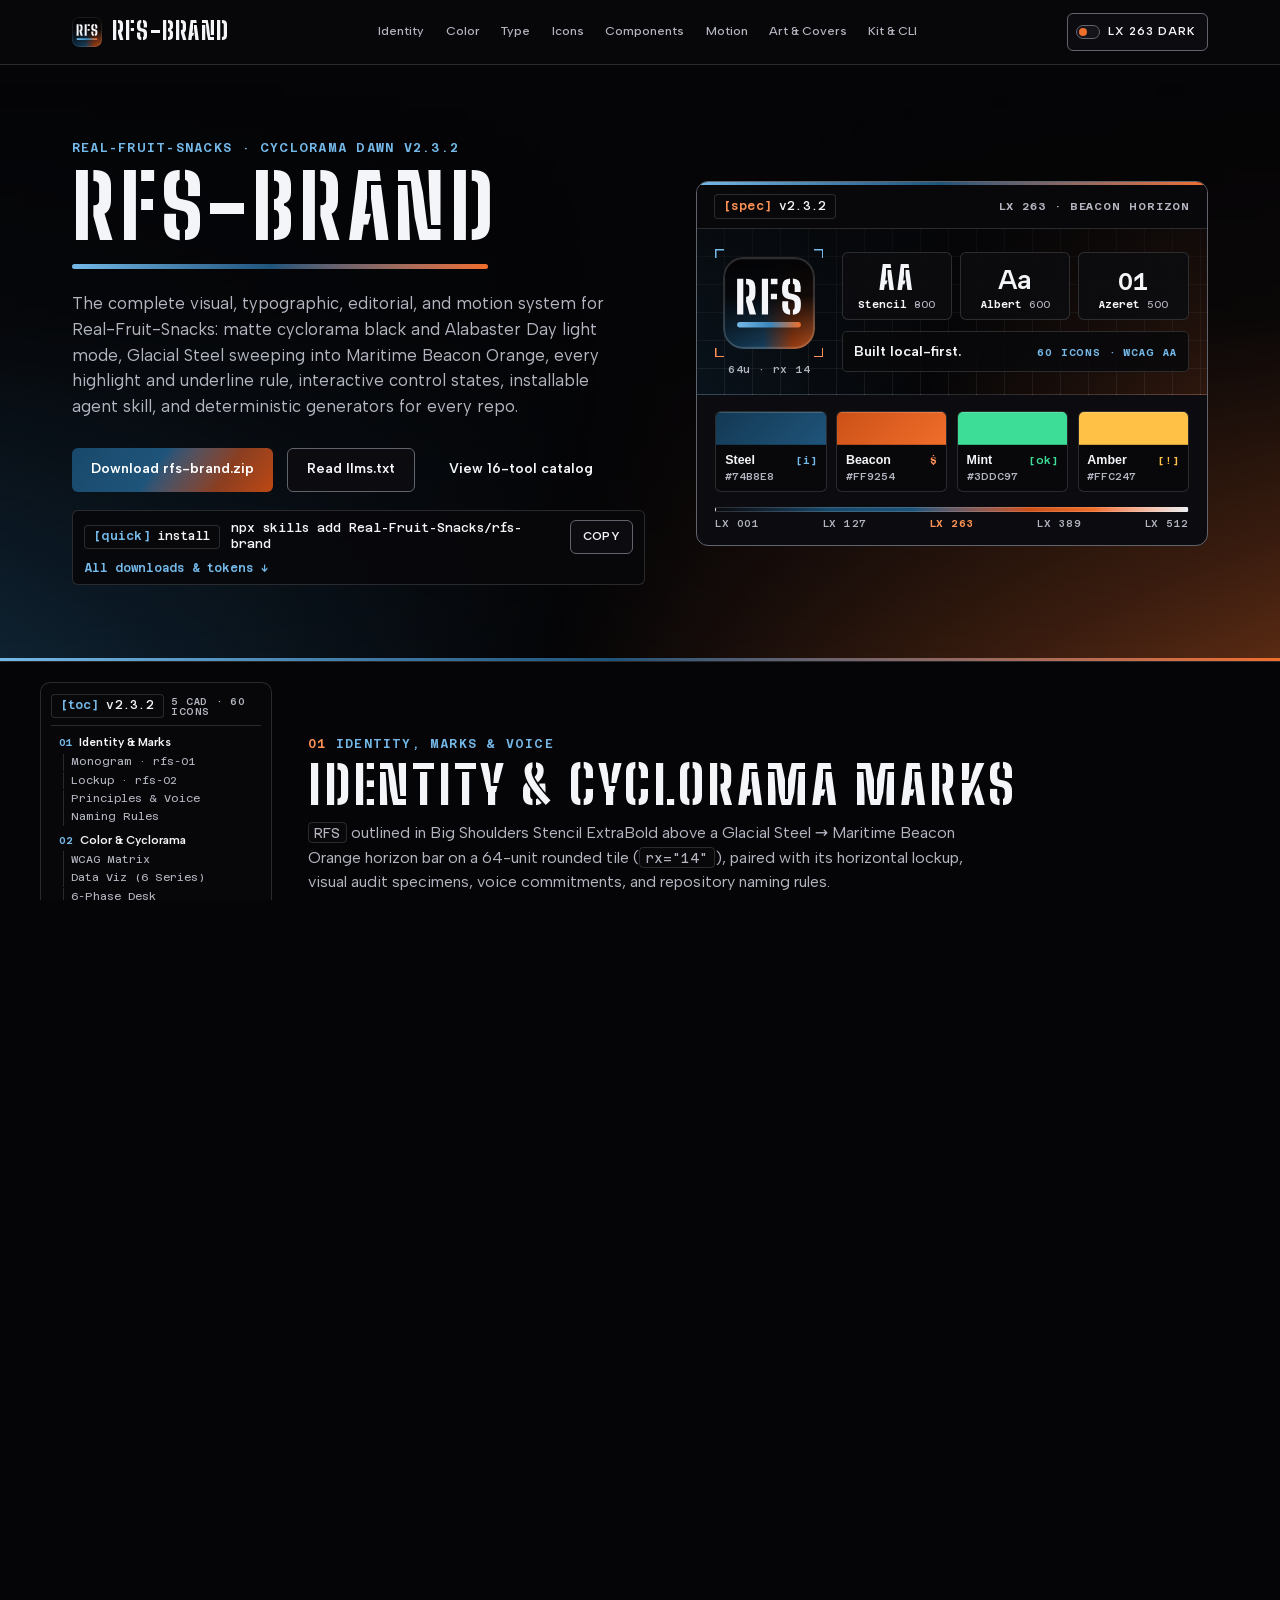
<file: docs/index.html>
<!doctype html>
<html lang="en">
<head>
  <meta charset="utf-8">
  <meta name="viewport" content="width=device-width, initial-scale=1">
  <meta name="color-scheme" content="dark">
  <script>
    try {
      var saved = localStorage.getItem("rfs-theme") || localStorage.getItem("color-scheme");
      if (saved === "light" || saved === "dark") {
        document.querySelector('meta[name="color-scheme"]').content = saved;
      }
    } catch (e) {}
  </script>
  <title>rfs-brand — Cyclorama Dawn Brand System &amp; Living Manual</title>
  <meta name="description" content="Complete Real-Fruit-Snacks (RFS) Cyclorama Dawn brand manual: Steel &amp; Beacon Orange tokens, WCAG contrast matrix, 6-phase lighting desk, typography, underlines, highlights, interactive controls, marks, covers, motion choreography, and terminal rules.">
  <link rel="canonical" href="https://real-fruit-snacks.github.io/rfs-brand/">
  <link rel="icon" href="assets/icon.svg" type="image/svg+xml">
  <link rel="icon" href="assets/favicon.ico" sizes="32x32">
  <link rel="apple-touch-icon" href="assets/apple-touch-icon.png">
  <link rel="manifest" href="assets/manifest.webmanifest">
  <meta name="theme-color" content="#050507">
  <meta property="og:type" content="website">
  <meta property="og:url" content="https://real-fruit-snacks.github.io/rfs-brand/">
  <meta property="og:title" content="rfs-brand — Real-Fruit-Snacks Cyclorama Dawn Brand System">
  <meta property="og:description" content="Steel &amp; Beacon Orange tokens, typography, underlines, highlights, controls, vector marks, repo covers, and motion lab.">
  <meta property="og:image" content="https://real-fruit-snacks.github.io/rfs-brand/assets/social-dark.png">
  <meta property="og:image:width" content="1280">
  <meta property="og:image:height" content="640">
  <meta name="twitter:card" content="summary_large_image">
  <link rel="preload" href="assets/fonts/big-shoulders-stencil-latin.woff2" as="font" type="font/woff2" crossorigin>
  <link rel="preload" href="assets/fonts/albert-sans-latin.woff2" as="font" type="font/woff2" crossorigin>
  <link rel="preload" href="assets/fonts/azeret-mono-latin.woff2" as="font" type="font/woff2" crossorigin>
  <link rel="stylesheet" href="assets/rfs.css?v=2.4.4">
  <link rel="stylesheet" href="assets/rfs-components.css?v=2.4.4">
  <link rel="stylesheet" href="assets/brand.css?v=2.4.4">
</head>
<body class="rfs-shell">
  <a class="skip-link visually-hidden" href="#main-heading">Skip to main content</a>

  <header class="site-header rfs-shell-header">
    <div class="wrap header-inner">
      <a class="brand-link" href="#top" aria-label="rfs-brand home">
        <img class="only-dark" src="assets/rfs-mark-dark.svg" alt="" width="30" height="30">
        <img class="only-light" src="assets/rfs-mark-light.svg" alt="" width="30" height="30">
        <span class="brand-name">rfs-brand</span>
      </a>

      <nav class="section-nav" aria-label="Brand manual chapters">
        <a href="#identity">Identity</a>
        <a href="#color">Color</a>
        <a href="#type">Type</a>
        <a href="#icons">Icons</a>
        <a href="#components">Components</a>
        <a href="#motion">Motion</a>
        <a href="#art-covers">Art &amp; Covers</a>
        <a href="#kit">Kit &amp; CLI</a>
      </nav>

      <button class="theme-toggle" type="button" data-theme-toggle hidden aria-label="Switch between LX 263 Dark and LX 512 Light">
        <span class="sw" aria-hidden="true"></span>
        <span class="t-dark">LX 263 Dark</span>
        <span class="t-light">LX 512 Light</span>
      </button>
    </div>
  </header>

  <div class="page-scroll rfs-scroll-region" id="page-scroll" tabindex="0" role="region" aria-label="Brand manual content">
  <main id="top">
    <!-- Hero: Live Cyclorama Dawn Cover Specimen -->
    <div class="hero-band">
      <div class="wrap hero-grid">
        <div>
          <p class="eyebrow">Real-Fruit-Snacks · Cyclorama Dawn v2.3.2</p>
          <h1 class="hero-title" id="main-heading" tabindex="-1">RFS-BRAND</h1>
          <div class="hero-rule" aria-hidden="true"></div>
          <p class="hero-lede">The complete visual, typographic, editorial, and motion system for Real-Fruit-Snacks: matte cyclorama black and Alabaster Day light mode, Glacial Steel sweeping into Maritime Beacon Orange, every highlight and underline rule, interactive control states, installable agent skill, and deterministic generators for every repo.</p>
          <div class="hero-actions">
            <a class="btn btn-horizon" href="https://github.com/Real-Fruit-Snacks/rfs-brand/releases/latest/download/rfs-brand.zip">Download rfs-brand.zip</a>
            <a class="btn btn-outline" href="llms.txt">Read llms.txt</a>
            <a class="btn btn-ghost" href="https://real-fruit-snacks.github.io/">View 16-tool catalog</a>
          </div>
          <div class="hero-quick-kit" aria-label="Quick kit copy commands">
            <span class="rfs-badge b-steel"><span class="k">[quick]</span> install</span>
            <code id="cmd-hero-skill" class="quick-cmd">npx skills add Real-Fruit-Snacks/rfs-brand</code>
            <span class="copy-wrap">
              <button class="copy-btn" type="button" command="--copy" commandfor="cmd-hero-skill" aria-label="Copy npx skills add command">Copy</button>
              <span class="copy-tip" role="status"></span>
            </span>
            <a class="quick-jump" href="#kit">All downloads &amp; tokens ↓</a>
          </div>
        </div>

        <div class="specimen-card" aria-label="Live brand kit specimen">
          <div class="spec-top-beam" aria-hidden="true"></div>
          <div class="spec-bar">
            <span class="rfs-badge b-beacon"><span class="k">[spec]</span> v2.3.2</span>
            <span class="spec-bar-cue">
              <span class="only-dark">LX 263 · BEACON HORIZON</span>
              <span class="only-light">LX 512 · ALABASTER DAY</span>
            </span>
          </div>

          <div class="spec-stage">
            <div class="spec-mark-wrap">
              <div class="spec-mark-frame">
                <img class="spec-tile only-dark" src="assets/rfs-mark-dark.svg" alt="RFS Cyclorama Monogram Tile in dark mode" width="92" height="92">
                <img class="spec-tile only-light" src="assets/rfs-mark-light.svg" alt="RFS Cyclorama Monogram Tile in light mode" width="92" height="92">
              </div>
              <span class="spec-mark-meta">64u · rx 14</span>
            </div>

            <div class="spec-type-col">
              <div class="spec-faces" aria-label="Three self-hosted variable type families">
                <div class="spec-face-cell">
                  <span class="spec-glyph g-display" aria-hidden="true">AA</span>
                  <span class="spec-fam"><b>Stencil</b> 800</span>
                </div>
                <div class="spec-face-cell">
                  <span class="spec-glyph g-sans" aria-hidden="true">Aa</span>
                  <span class="spec-fam"><b>Albert</b> 600</span>
                </div>
                <div class="spec-face-cell">
                  <span class="spec-glyph g-mono" aria-hidden="true">01</span>
                  <span class="spec-fam"><b>Azeret</b> 500</span>
                </div>
              </div>
              <div class="spec-meta-strip">
                <span class="spec-tagline">Built local-first.</span>
                <span class="spec-proof-meta">60 ICONS · WCAG AA</span>
              </div>
            </div>
          </div>

          <div class="spec-body">
            <div class="spec-swatches" role="group" aria-label="Core palette roles — click any swatch to copy active hex">
              <button type="button" class="spec-gel" data-spec-copy data-hex-dark="#74B8E8" data-hex-light="#164669" aria-label="Copy Steel ink hex">
                <span class="spec-gel-bar" style="background:linear-gradient(135deg var(--rfs-in-oklab), #133954 0%, #1F547A 100%)"></span>
                <span class="spec-gel-info">
                  <span class="spec-gel-top"><b>Steel</b><em style="color:var(--rfs-steel-ink)">[i]</em></span>
                  <code class="spec-gel-hex"><span class="only-dark">#74B8E8</span><span class="only-light">#164669</span></code>
                </span>
              </button>
              <button type="button" class="spec-gel" data-spec-copy data-hex-dark="#FF9254" data-hex-light="#AD3D0A" aria-label="Copy Beacon ink hex">
                <span class="spec-gel-bar" style="background:linear-gradient(135deg var(--rfs-in-oklab), #CC5016 0%, #F06E2B 100%)"></span>
                <span class="spec-gel-info">
                  <span class="spec-gel-top"><b>Beacon</b><em style="color:var(--rfs-beacon-ink)">$</em></span>
                  <code class="spec-gel-hex"><span class="only-dark">#FF9254</span><span class="only-light">#AD3D0A</span></code>
                </span>
              </button>
              <button type="button" class="spec-gel" data-spec-copy data-hex-dark="#3DDC97" data-hex-light="#127247" aria-label="Copy Mint signal hex">
                <span class="spec-gel-bar" style="background:var(--rfs-signal)"></span>
                <span class="spec-gel-info">
                  <span class="spec-gel-top"><b>Mint</b><em style="color:var(--rfs-signal)">[ok]</em></span>
                  <code class="spec-gel-hex"><span class="only-dark">#3DDC97</span><span class="only-light">#127247</span></code>
                </span>
              </button>
              <button type="button" class="spec-gel" data-spec-copy data-hex-dark="#FFC247" data-hex-light="#885800" aria-label="Copy Amber warning hex">
                <span class="spec-gel-bar" style="background:var(--rfs-accent)"></span>
                <span class="spec-gel-info">
                  <span class="spec-gel-top"><b>Amber</b><em style="color:var(--rfs-accent)">[!]</em></span>
                  <code class="spec-gel-hex"><span class="only-dark">#FFC247</span><span class="only-light">#885800</span></code>
                </span>
              </button>
            </div>

            <div class="spec-spectrum" aria-label="Six-phase Cyclorama Dawn oklab lighting scale">
              <div class="spec-spectrum-bar" aria-hidden="true"></div>
              <div class="spec-spectrum-ticks" aria-hidden="true">
                <span>LX 001</span>
                <span>LX 127</span>
                <span class="tick-dark">LX 263</span>
                <span>LX 389</span>
                <span class="tick-light">LX 512</span>
              </div>
            </div>
          </div>
        </div>
      </div>
    </div>

    <!-- Mobile / Tablet On-Demand Chapter Index -->
    <div class="wrap toc-mobile-wrap">
      <details class="toc-mobile">
        <summary><span class="rfs-badge b-steel"><span class="k">[index]</span> 8 Chapters · 5 CAD Blueprints</span><span class="toc-mobile-hint">Jump to section</span></summary>
        <nav class="toc-mobile-grid" aria-label="Quick section index">
          <div class="toc-group">
            <a class="toc-ch" href="#identity"><span class="toc-n">01</span> Identity &amp; Marks</a>
            <div class="toc-subs">
              <a href="#mark">Monogram · rfs-01</a>
              <a href="#lockup">Lockup · rfs-02</a>
              <a href="#voice">Principles &amp; Voice</a>
              <a href="#naming">Naming Rules</a>
            </div>
          </div>
          <div class="toc-group">
            <a class="toc-ch" href="#color"><span class="toc-n">02</span> Color &amp; Cyclorama</a>
            <div class="toc-subs">
              <a href="#contrast">WCAG Matrix</a>
              <a href="#dataviz">Data Viz (6 Series)</a>
              <a href="#cyclorama">6-Phase Desk</a>
            </div>
          </div>
          <div class="toc-group">
            <a class="toc-ch" href="#type"><span class="toc-n">03</span> Type &amp; Accents</a>
            <div class="toc-subs">
              <a href="#highlights">Highlights &amp; Rails</a>
            </div>
          </div>
          <div class="toc-group">
            <a class="toc-ch" href="#icons"><span class="toc-n">04</span> Icons (60)</a>
            <div class="toc-subs">
              <a href="#icon-grid-blueprint">24×24 Grid · rfs-03</a>
              <a href="#icon-browser">60-Icon Motion Lab</a>
            </div>
          </div>
          <div class="toc-group">
            <a class="toc-ch" href="#components"><span class="toc-n">05</span> Components</a>
            <div class="toc-subs">
              <a href="#controls">Controls &amp; Radios</a>
              <a href="#loaders">4 Loaders &amp; Ring</a>
              <a href="#shell-blueprint">App-Shell · rfs-05</a>
              <a href="#app-primitives">Dialogs &amp; States</a>
            </div>
          </div>
          <div class="toc-group">
            <a class="toc-ch" href="#motion"><span class="toc-n">06</span> Motion Lab</a>
          </div>
          <div class="toc-group">
            <a class="toc-ch" href="#art-covers"><span class="toc-n">07</span> Art &amp; Covers</a>
            <div class="toc-subs">
              <a href="#assets">Org Art (3 Tiers)</a>
              <a href="#covers">Repo Covers · rfs-04</a>
            </div>
          </div>
          <div class="toc-group">
            <a class="toc-ch" href="#kit"><span class="toc-n">08</span> Kit, CLI &amp; Skill</a>
            <div class="toc-subs">
              <a href="#syntax">Syntax &amp; Mermaid</a>
              <a href="#terminal">Terminal &amp; NO_COLOR</a>
              <a href="#standards">Agent Skill &amp; Audit</a>
            </div>
          </div>
        </nav>
      </details>
    </div>

    <!-- Desktop 2-Column Manual Shell (Sticky TOC Rail + 8 Ordered Chapters) -->
    <div class="manual-shell">
      <aside class="toc-rail" aria-label="Manual table of contents">
        <div class="toc-rail-head">
          <span class="rfs-badge b-steel"><span class="k">[toc]</span> v2.3.2</span>
          <span class="toc-rail-meta">5 CAD · 60 Icons</span>
        </div>
        <nav class="toc-rail-nav" aria-label="Brand manual outline">
          <div class="toc-group">
            <a class="toc-ch" href="#identity"><span class="toc-n">01</span> Identity &amp; Marks</a>
            <div class="toc-subs">
              <a href="#mark">Monogram · rfs-01</a>
              <a href="#lockup">Lockup · rfs-02</a>
              <a href="#voice">Principles &amp; Voice</a>
              <a href="#naming">Naming Rules</a>
            </div>
          </div>
          <div class="toc-group">
            <a class="toc-ch" href="#color"><span class="toc-n">02</span> Color &amp; Cyclorama</a>
            <div class="toc-subs">
              <a href="#contrast">WCAG Matrix</a>
              <a href="#dataviz">Data Viz (6 Series)</a>
              <a href="#cyclorama">6-Phase Desk</a>
            </div>
          </div>
          <div class="toc-group">
            <a class="toc-ch" href="#type"><span class="toc-n">03</span> Type &amp; Accents</a>
            <div class="toc-subs">
              <a href="#highlights">Highlights &amp; Rails</a>
            </div>
          </div>
          <div class="toc-group">
            <a class="toc-ch" href="#icons"><span class="toc-n">04</span> Icons (60)</a>
            <div class="toc-subs">
              <a href="#icon-grid-blueprint">24×24 Grid · rfs-03</a>
              <a href="#icon-browser">60-Icon Motion Lab</a>
            </div>
          </div>
          <div class="toc-group">
            <a class="toc-ch" href="#components"><span class="toc-n">05</span> Components</a>
            <div class="toc-subs">
              <a href="#controls">Controls &amp; Radios</a>
              <a href="#loaders">4 Loaders &amp; Ring</a>
              <a href="#shell-blueprint">App-Shell · rfs-05</a>
              <a href="#app-primitives">Dialogs &amp; States</a>
            </div>
          </div>
          <div class="toc-group">
            <a class="toc-ch" href="#motion"><span class="toc-n">06</span> Motion Lab</a>
          </div>
          <div class="toc-group">
            <a class="toc-ch" href="#art-covers"><span class="toc-n">07</span> Art &amp; Covers</a>
            <div class="toc-subs">
              <a href="#assets">Org Art (3 Tiers)</a>
              <a href="#covers">Repo Covers · rfs-04</a>
            </div>
          </div>
          <div class="toc-group">
            <a class="toc-ch" href="#kit"><span class="toc-n">08</span> Kit, CLI &amp; Skill</a>
            <div class="toc-subs">
              <a href="#syntax">Syntax &amp; Mermaid</a>
              <a href="#terminal">Terminal &amp; NO_COLOR</a>
              <a href="#standards">Agent Skill &amp; Audit</a>
            </div>
          </div>
        </nav>
      </aside>

      <div class="manual-content">
    <!-- Chapter 01 · Identity, Marks & Voice -->
    <section class="doc-section" id="identity" tabindex="-1" aria-labelledby="identity-h">
      <div class="wrap">
        <div class="sec-head">
          <span class="sec-kicker"><span class="sec-num">01</span> Identity, Marks &amp; Voice</span>
          <h2 id="identity-h">Identity &amp; Cyclorama Marks</h2>
          <p class="sec-lede"><code>RFS</code> outlined in Big Shoulders Stencil ExtraBold above a Glacial Steel → Maritime Beacon Orange horizon bar on a 64-unit rounded tile (<code>rx="14"</code>), paired with its horizontal lockup, visual audit specimens, voice commitments, and repository naming rules.</p>
        </div>

        <div class="sub-block" id="mark" tabindex="-1">
          <div class="mark-layout">
          <figure class="blueprint-box" id="mark-blueprint" data-bp-mode="blueprint">
            <div class="bp-top-beam" aria-hidden="true"></div>
            <div class="bp-header">
              <div class="bp-title-meta">
                <span class="rfs-badge b-steel"><span class="k">[dwg]</span> rfs-01</span>
                <span class="bp-scale-tag">64×64u · 1:1</span>
              </div>
              <div class="bp-mode-group" role="group" aria-label="Mark blueprint view mode">
                <button type="button" class="bp-mode-btn" data-bp-mode-btn="blueprint" aria-pressed="true">Blueprint</button>
                <button type="button" class="bp-mode-btn" data-bp-mode-btn="wireframe" aria-pressed="false">Wireframe</button>
                <button type="button" class="bp-mode-btn" data-bp-mode-btn="clearspace" aria-pressed="false">Clear Space</button>
              </div>
            </div>

            <div class="bp-stage">
              <svg viewBox="-23 -21 182 110" role="img" aria-labelledby="bp-title">
                <title id="bp-title">64-unit Cyclorama Monogram Tile architectural CAD blueprint: rx 14 (21.9%), symmetric 14.9-unit top and bottom margins, 9.82-unit side insets, Big Shoulders Stencil 800 RFS from y 14.9 to y 40.0 above a 3.8-unit Steel to Beacon bar at y 45.3 to 49.1, and 14-unit clear space perimeter</title>
                <defs>
                  <pattern id="bp-stage-grid-sm" width="4" height="4" patternUnits="userSpaceOnUse">
                    <path d="M4 0V4H0" fill="none" stroke="#74B8E8" stroke-opacity="0.065" stroke-width="0.2"/>
                  </pattern>
                  <pattern id="bp-stage-grid-lg" width="16" height="16" patternUnits="userSpaceOnUse">
                    <path d="M16 0V16H0" fill="none" stroke="#74B8E8" stroke-opacity="0.14" stroke-width="0.32"/>
                  </pattern>
                  <pattern id="bp-tile-grid" width="4" height="4" patternUnits="userSpaceOnUse">
                    <path d="M4 0V4H0" fill="none" stroke="#FFFFFF" stroke-opacity="0.09" stroke-width="0.18"/>
                  </pattern>
                  <pattern id="bp-clear-hatch" width="3.5" height="3.5" patternUnits="userSpaceOnUse" patternTransform="rotate(45)">
                    <line x1="0" y1="0" x2="0" y2="3.5" stroke="#3DDC97" stroke-opacity="0.36" stroke-width="0.72"/>
                  </pattern>
                  <linearGradient id="bp-cyc-h" x1="0%" y1="0%" x2="100%" y2="0%">
                    <stop offset="0%" stop-color="#133954"/>
                    <stop offset="44%" stop-color="#1F547A"/>
                    <stop offset="76%" stop-color="#CC5016"/>
                    <stop offset="100%" stop-color="#F06E2B"/>
                  </linearGradient>
                  <linearGradient id="bp-cyc-f" x1="0%" y1="0%" x2="0%" y2="100%">
                    <stop offset="0%" stop-color="#FFFFFF" stop-opacity="0"/>
                    <stop offset="42%" stop-color="#FFFFFF" stop-opacity="0.08"/>
                    <stop offset="74%" stop-color="#FFFFFF" stop-opacity="0.58"/>
                    <stop offset="100%" stop-color="#FFFFFF" stop-opacity="1"/>
                  </linearGradient>
                  <mask id="bp-cyc-m" maskContentUnits="objectBoundingBox">
                    <rect width="1" height="1" fill="url(#bp-cyc-f)"/>
                  </mask>
                  <linearGradient id="bp-rule" x1="0%" y1="0%" x2="100%" y2="0%">
                    <stop offset="0%" stop-color="#74B8E8"/>
                    <stop offset="52%" stop-color="#3B85B8"/>
                    <stop offset="100%" stop-color="#F06E2B"/>
                  </linearGradient>
                  <path id="bp-rfs-glyphs" d="M18.54 40 16.22 31.46H16.07V27.65H16.19Q17.17 27.65 17.67 27.21Q18.17 26.78 18.21 25.95Q18.26 25.09 18.27 24.21Q18.29 23.33 18.28 22.45Q18.26 21.57 18.21 20.71Q18.16 19.87 17.67 19.44Q17.17 19.01 16.19 19.01H16.05V15.2H16.19Q19.49 15.2 20.96 16.53Q22.42 17.86 22.53 20.94Q22.56 21.89 22.57 22.63Q22.58 23.36 22.57 24.09Q22.56 24.81 22.53 25.73Q22.39 29.44 20.18 30.66L23.03 40ZM9.82 40V15.2H14.13V40Z M27.02 40V15.2H31.34V40ZM33.3 29.31V25.5H37.57V29.31ZM33.3 19.01V15.2H37.88V19.01Z M46.67 40.26Q43.87 40.07 42.6 38.69Q41.32 37.31 41.2 34.36Q41.19 33.81 41.19 33.18Q41.19 32.56 41.22 31.93Q41.24 31.31 41.32 30.75H45.38Q45.32 31.92 45.31 33.04Q45.29 34.17 45.38 35.14Q45.43 35.73 45.75 36.11Q46.07 36.48 46.67 36.64ZM48.62 40.26V36.63Q49.15 36.46 49.44 36.09Q49.74 35.72 49.81 35.14Q49.87 34.59 49.89 34.03Q49.91 33.48 49.89 32.92Q49.86 32.36 49.81 31.81Q49.75 31.07 49.27 30.51Q48.8 29.96 48.01 29.79L45.34 29.17Q43.76 28.81 42.85 28.05Q41.94 27.29 41.54 26.13Q41.14 24.98 41.09 23.43Q41.08 22.7 41.08 22.08Q41.08 21.46 41.1 20.81Q41.21 17.87 42.51 16.49Q43.82 15.12 46.67 14.94V18.56Q46.09 18.72 45.79 19.09Q45.48 19.45 45.41 20.03Q45.32 20.88 45.33 21.73Q45.33 22.58 45.41 23.43Q45.48 24.16 45.84 24.7Q46.19 25.23 46.99 25.41L49.35 25.91Q51.04 26.28 52.08 27.06Q53.12 27.84 53.61 29.04Q54.1 30.23 54.16 31.81Q54.18 32.21 54.18 32.65Q54.18 33.09 54.17 33.52Q54.15 33.96 54.14 34.36Q54.02 37.29 52.73 38.69Q51.44 40.08 48.62 40.26ZM49.83 24.39Q49.87 23.27 49.89 22.19Q49.9 21.11 49.85 20.03Q49.84 19.44 49.52 19.07Q49.21 18.7 48.62 18.55V14.94Q51.39 15.13 52.66 16.51Q53.93 17.89 54.04 20.81Q54.07 21.52 54.05 22.51Q54.03 23.5 53.99 24.39Z"/>
                </defs>

                <!-- Full-stage precision architectural drafting grid -->
                <rect x="-23" y="-21" width="182" height="110" fill="url(#bp-stage-grid-sm)"/>
                <rect x="-23" y="-21" width="182" height="110" fill="url(#bp-stage-grid-lg)"/>

                <!-- Optical vertical centerline & top coordinate scale -->
                <g class="bp-axis" fill="none" stroke="#74B8E8" stroke-opacity="0.34" stroke-width="0.34">
                  <line x1="32" y1="-12.5" x2="32" y2="68.5" stroke-dasharray="2.4 1.1 0.45 1.1"/>
                  <path d="M0 -3.8 V-5.8 M16 -3.8 V-5.2 M32 -3.8 V-6.0 M48 -3.8 V-5.2 M64 -3.8 V-5.8"/>
                </g>
                <g class="bp-axis-lbl" fill="#74B8E8" fill-opacity="0.7" font-family="Azeret Mono, monospace" font-size="2.75" text-anchor="middle">
                  <text x="16" y="-7.2">16</text>
                  <text x="32" y="-14.4" fill-opacity="0.92" font-weight="600">CL 32</text>
                  <text x="48" y="-7.2">48</text>
                  <text x="64" y="-7.2">64</text>
                </g>

                <!-- Layer 1: Clear-space 1x rx (14u) safe-zone perimeter & right-hand spec legend -->
                <g class="bp-layer-clear">
                  <rect x="-14" y="-14" width="14" height="14" fill="url(#bp-clear-hatch)" stroke="#3DDC97" stroke-opacity="0.6" stroke-width="0.38"/>
                  <rect x="64" y="-14" width="14" height="14" fill="url(#bp-clear-hatch)" stroke="#3DDC97" stroke-opacity="0.6" stroke-width="0.38"/>
                  <rect x="-14" y="64" width="14" height="14" fill="url(#bp-clear-hatch)" stroke="#3DDC97" stroke-opacity="0.6" stroke-width="0.38"/>
                  <rect x="64" y="64" width="14" height="14" fill="url(#bp-clear-hatch)" stroke="#3DDC97" stroke-opacity="0.6" stroke-width="0.38"/>
                  <rect x="-14" y="-14" width="92" height="92" fill="none" stroke="#3DDC97" stroke-width="0.58" stroke-dasharray="2.2 1.4"/>
                  <g font-family="Azeret Mono, monospace" font-size="3" font-weight="600" fill="#3DDC97" text-anchor="middle">
                    <text x="-7" y="-5.8">1×rx</text>
                    <text x="71" y="-5.8">14u</text>
                    <text x="-7" y="72.4">14u</text>
                    <text x="71" y="72.4">1×rx</text>
                    <text x="32" y="-16.4" font-size="2.8">92×92u SAFE FRAME (64 + 2×14)</text>
                  </g>
                  <!-- Dedicated Clear-Space engineering spec column -->
                  <g>
                    <line x1="78" y1="7" x2="86" y2="7" stroke="#3DDC97" stroke-width="0.45"/>
                    <circle cx="86" cy="7" r="1.15" fill="#050507" stroke="#3DDC97" stroke-width="0.55"/>
                    <text x="90.5" y="6" fill="#3DDC97" font-family="Azeret Mono, monospace" font-size="3.1" font-weight="600">CLEAR ZONE · 1×rx</text>
                    <text x="90.5" y="9.8" fill="#B3B5C0" font-family="Azeret Mono, monospace" font-size="2.55">minimum 14u on all 4 sides</text>

                    <line x1="78" y1="26" x2="86" y2="26" stroke="#74B8E8" stroke-width="0.45"/>
                    <circle cx="86" cy="26" r="1.15" fill="#050507" stroke="#74B8E8" stroke-width="0.55"/>
                    <text x="90.5" y="25" fill="#F4F5F8" font-family="Azeret Mono, monospace" font-size="3.1" font-weight="600">TOTAL BOUND · 92×92u</text>
                    <text x="90.5" y="28.8" fill="#B3B5C0" font-family="Azeret Mono, monospace" font-size="2.55">zero text or chrome inside</text>

                    <line x1="78" y1="45" x2="86" y2="45" stroke="#FF9254" stroke-width="0.45"/>
                    <circle cx="86" cy="45" r="1.15" fill="#050507" stroke="#FF9254" stroke-width="0.55"/>
                    <text x="90.5" y="44" fill="#FF9254" font-family="Azeret Mono, monospace" font-size="3.1" font-weight="600">NO DISTORTION</text>
                    <text x="90.5" y="47.8" fill="#B3B5C0" font-family="Azeret Mono, monospace" font-size="2.55">never stretch, rotate, or glow</text>

                    <rect x="90.5" y="57.5" width="4.5" height="4.5" fill="url(#bp-clear-hatch)" stroke="#3DDC97" stroke-width="0.45"/>
                    <text x="98" y="60.9" fill="#B3B5C0" font-family="Azeret Mono, monospace" font-size="2.55">14×14u corner module</text>
                  </g>
                </g>

                <!-- Layer 2: Shaded Cyclorama Master Mark -->
                <g class="bp-layer-fill">
                  <rect width="64" height="64" rx="14" fill="#050507"/>
                  <rect width="64" height="64" rx="14" fill="url(#bp-cyc-h)" opacity="0.78" mask="url(#bp-cyc-m)"/>
                  <rect width="64" height="64" rx="14" fill="url(#bp-tile-grid)"/>
                  <rect x="0.6" y="0.6" width="62.8" height="62.8" rx="13.4" fill="none" stroke="rgba(255,255,255,0.24)" stroke-width="1.05"/>
                  <use href="#bp-rfs-glyphs" fill="#F4F5F8"/>
                  <rect x="9.82" y="45.3" width="44.36" height="3.8" rx="1.9" fill="url(#bp-rule)"/>
                </g>

                <!-- Layer 3: Precision CAD Wireframe X-Ray -->
                <g class="bp-layer-wire">
                  <rect x="0.35" y="0.35" width="63.3" height="63.3" rx="13.65" fill="rgba(5,5,7,0.52)" stroke="#74B8E8" stroke-width="0.72"/>
                  <rect x="9.82" y="14.94" width="44.36" height="34.16" fill="none" stroke="#74B8E8" stroke-opacity="0.58" stroke-width="0.38" stroke-dasharray="1.2 1.0"/>
                  <use href="#bp-rfs-glyphs" fill="rgba(240,110,43,0.10)" stroke="#FF9254" stroke-width="0.56" stroke-linejoin="miter"/>
                  <rect x="9.82" y="45.3" width="44.36" height="3.8" rx="1.9" fill="rgba(116,184,232,0.12)" stroke="url(#bp-rule)" stroke-width="0.68"/>
                  <line x1="8" y1="47.2" x2="56" y2="47.2" stroke="#FF9254" stroke-opacity="0.55" stroke-width="0.32" stroke-dasharray="1.5 1"/>
                  <!-- Corner vertex anchor markers -->
                  <g fill="#050507" stroke="#3DDC97" stroke-width="0.48">
                    <rect x="9.12" y="14.5" width="1.4" height="1.4"/>
                    <rect x="53.48" y="14.5" width="1.4" height="1.4"/>
                    <rect x="9.12" y="39.3" width="1.4" height="1.4"/>
                    <rect x="53.48" y="39.3" width="1.4" height="1.4"/>
                    <rect x="9.12" y="46.5" width="1.4" height="1.4"/>
                    <rect x="53.48" y="46.5" width="1.4" height="1.4"/>
                  </g>
                </g>

                <!-- Layer 4: Geometric Construction Circles, Symmetry Calipers & Callouts -->
                <g class="bp-layer-geo">
                  <!-- rx 14 tangent construction circles & radius vector -->
                  <circle cx="14" cy="14" r="14" fill="none" stroke="#74B8E8" stroke-opacity="0.72" stroke-width="0.42" stroke-dasharray="1.2 1.1"/>
                  <circle cx="50" cy="50" r="14" fill="none" stroke="#FF9254" stroke-opacity="0.35" stroke-width="0.36" stroke-dasharray="1.2 1.1"/>
                  <path d="M12.4 14 H15.6 M14 12.4 V15.6" fill="none" stroke="#74B8E8" stroke-width="0.44"/>
                  <line x1="14" y1="14" x2="4.1" y2="4.1" stroke="#74B8E8" stroke-width="0.54"/>
                  <circle cx="4.1" cy="4.1" r="0.98" fill="#050507" stroke="#74B8E8" stroke-width="0.56"/>
                  <polyline points="4.1,4.1 -5.2,-9.5 -20.5,-9.5" fill="none" stroke="#74B8E8" stroke-opacity="0.82" stroke-width="0.4"/>
                  <text x="-20.5" y="-11.6" fill="#74B8E8" font-family="Azeret Mono, monospace" font-size="3.1" font-weight="600">R14 · 21.9%</text>

                  <!-- Left vertical symmetry calipers (14.9 top == 14.9 bottom) -->
                  <g fill="none" stroke="#74B8E8" stroke-opacity="0.65" stroke-width="0.36">
                    <line x1="-8.2" y1="0" x2="-8.2" y2="64"/>
                    <path d="M-9.8 0 H-1.5 M-9.8 14.9 H-1.5 M-9.8 40.0 H-1.5 M-9.8 64 H-1.5"/>
                    <path d="M-9.8 45.3 H-1.5 M-9.8 49.1 H-1.5" stroke="#FF9254" stroke-opacity="0.82"/>
                  </g>
                  <g font-family="Azeret Mono, monospace" font-size="2.8" text-anchor="end">
                    <text x="-10.8" y="8.4" fill="#74B8E8">14.9</text>
                    <text x="-10.8" y="28.4" fill="#F4F5F8" font-weight="600">25.1</text>
                    <text x="-10.8" y="43.6" fill="#B3B5C0" font-size="2.5">5.3</text>
                    <text x="-10.8" y="48.2" fill="#FF9254" font-weight="600">3.8</text>
                    <text x="-10.8" y="57.6" fill="#74B8E8">14.9</text>
                  </g>

                  <!-- Horizontal datum guidelines across tile -->
                  <g fill="none" stroke-width="0.4" stroke-dasharray="1.15 1.15">
                    <line x1="-1.5" y1="14.9" x2="77.5" y2="14.9" stroke="#74B8E8" stroke-opacity="0.78"/>
                    <line x1="-1.5" y1="40.0" x2="77.5" y2="40.0" stroke="#74B8E8" stroke-opacity="0.78"/>
                    <polyline points="-1.5,47.2 72.5,47.2 77.5,51.6" stroke="#FF9254" stroke-opacity="0.88"/>
                  </g>

                  <!-- Bottom horizontal symmetry calipers (9.82 | 44.36 | 9.82 = 64.0u) -->
                  <g fill="none" stroke="#74B8E8" stroke-opacity="0.45" stroke-width="0.34" stroke-dasharray="0.9 1.1">
                    <line x1="9.82" y1="49.5" x2="9.82" y2="72.5"/>
                    <line x1="54.18" y1="49.5" x2="54.18" y2="72.5"/>
                  </g>
                  <g fill="none" stroke="#74B8E8" stroke-width="0.44">
                    <line x1="0" y1="71.2" x2="64" y2="71.2" stroke-opacity="0.72"/>
                    <path d="M0 69.6 V72.8 M9.82 69.6 V72.8 M54.18 69.6 V72.8 M64 69.6 V72.8"/>
                    <line x1="0" y1="81.8" x2="21" y2="81.8"/>
                    <line x1="43" y1="81.8" x2="64" y2="81.8"/>
                    <path d="M0 80.0 V83.6 M64 80.0 V83.6"/>
                  </g>
                  <g font-family="Azeret Mono, monospace" text-anchor="middle">
                    <text x="4.9" y="75.7" fill="#B3B5C0" font-size="2.65">9.8</text>
                    <text x="32" y="75.7" fill="#F4F5F8" font-size="2.9" font-weight="600">44.36u span</text>
                    <text x="59.1" y="75.7" fill="#B3B5C0" font-size="2.65">9.8</text>
                    <text x="32" y="83.0" fill="#74B8E8" font-size="3.2" font-weight="600">64.0u</text>
                  </g>

                  <!-- Right-hand structured CAD leader callouts (even vertical cadence, zero crowding) -->
                  <g>
                    <path d="M70.5 14.9 H72.5 V40.0 H70.5" fill="none" stroke="rgba(244,245,248,0.34)" stroke-width="0.42"/>

                    <!-- Callout 1: Cap Top -->
                    <circle cx="77.5" cy="14.9" r="1.2" fill="#050507" stroke="#74B8E8" stroke-width="0.58"/>
                    <text x="82.5" y="13.7" fill="#74B8E8" font-family="Azeret Mono, monospace" font-size="3.05" font-weight="600">CAP TOP · y 14.9u</text>
                    <text x="82.5" y="17.5" fill="#B3B5C0" font-family="Azeret Mono, monospace" font-size="2.55">matches 14.9u bottom margin</text>

                    <!-- Callout 2: Stencil Typography -->
                    <line x1="72.5" y1="27.4" x2="77.5" y2="27.4" stroke="rgba(244,245,248,0.48)" stroke-width="0.44"/>
                    <circle cx="77.5" cy="27.4" r="1.2" fill="#050507" stroke="#F4F5F8" stroke-width="0.58"/>
                    <text x="82.5" y="26.2" fill="#F4F5F8" font-family="Azeret Mono, monospace" font-size="3.1" font-weight="600">BIG SHOULDERS STENCIL</text>
                    <text x="82.5" y="30.0" fill="#B3B5C0" font-family="Azeret Mono, monospace" font-size="2.55">Weight 800 · 25.1u height</text>

                    <!-- Callout 3: Baseline -->
                    <circle cx="77.5" cy="40.0" r="1.2" fill="#050507" stroke="#74B8E8" stroke-width="0.58"/>
                    <text x="82.5" y="38.8" fill="#74B8E8" font-family="Azeret Mono, monospace" font-size="3.05" font-weight="600">BASELINE · y 40.0u</text>
                    <text x="82.5" y="42.6" fill="#B3B5C0" font-family="Azeret Mono, monospace" font-size="2.55">shared 9.82u side insets</text>

                    <!-- Callout 4: Horizon Bar (45° dogleg clears Baseline cleanly) -->
                    <circle cx="77.5" cy="51.6" r="1.2" fill="#050507" stroke="#FF9254" stroke-width="0.58"/>
                    <text x="82.5" y="50.8" fill="#FF9254" font-family="Azeret Mono, monospace" font-size="3.05" font-weight="600">HORIZON BAR · 3.8u</text>
                    <text x="82.5" y="54.6" fill="#B3B5C0" font-family="Azeret Mono, monospace" font-size="2.55">y 45.3–49.1 · rx 1.9 · oklab</text>

                    <!-- Callout 5: Ground & Cyclorama Swatch -->
                    <rect x="82.5" y="61.2" width="26" height="2.6" rx="1.3" fill="url(#bp-rule)"/>
                    <text x="82.5" y="67.8" fill="#F4F5F8" font-family="Azeret Mono, monospace" font-size="2.9" font-weight="600">#050507 + LX 263 WASH</text>
                    <text x="82.5" y="71.4" fill="#B3B5C0" font-family="Azeret Mono, monospace" font-size="2.5">neutral matte · zero slate</text>
                  </g>
                </g>
              </svg>
            </div>

            <div class="bp-spec-strip" aria-label="Mark construction metrics">
              <div class="bp-spec-cell"><span class="bp-sk">Grid</span><span class="bp-sv">64×64u</span></div>
              <div class="bp-spec-cell"><span class="bp-sk">Corner</span><span class="bp-sv">rx 14 (21.9%)</span></div>
              <div class="bp-spec-cell"><span class="bp-sk">Symmetry</span><span class="bp-sv">14.9u V · 9.8u H</span></div>
              <div class="bp-spec-cell"><span class="bp-sk">Clear Space</span><span class="bp-sv">≥ 14u (1×rx)</span></div>
            </div>
          </figure>

          <div class="panel-card">
            <h3>16 px Favicon Optical Scaling</h3>
            <p style="margin:0;font-size:.88rem;color:var(--rfs-mute)">Favicons at 16–48 px use the small-size optical variant (<code>rfs-mark-small-*</code>) with larger glyph scale so <code>R</code>, <code>F</code>, and <code>S</code> stay legible in browser tabs.</p>
            <div class="px-compare">
              <figure class="px-card">
                <div class="px-pair">
                  <img class="only-dark" src="assets/rfs-mark-dark-16.png" alt="" width="16" height="16">
                  <img class="only-light" src="assets/rfs-mark-light-16.png" alt="" width="16" height="16">
                  <img class="px-zoom only-dark" src="assets/rfs-mark-dark-16.png" alt="Master dark mark at 16px scaled 6x" width="84" height="84">
                  <img class="px-zoom only-light" src="assets/rfs-mark-light-16.png" alt="Master light mark at 16px scaled 6x" width="84" height="84">
                </div>
                <figcaption style="font-size:.78rem;color:var(--rfs-mute)">Master mark at 16 px</figcaption>
              </figure>
              <figure class="px-card">
                <div class="px-pair">
                  <img class="only-dark" src="assets/rfs-mark-small-dark-16.png" alt="" width="16" height="16">
                  <img class="only-light" src="assets/rfs-mark-small-light-16.png" alt="" width="16" height="16">
                  <img class="px-zoom only-dark" src="assets/rfs-mark-small-dark-16.png" alt="Small-size dark mark at 16px scaled 6x" width="84" height="84">
                  <img class="px-zoom only-light" src="assets/rfs-mark-small-light-16.png" alt="Small-size light mark at 16px scaled 6x" width="84" height="84">
                </div>
                <figcaption style="font-size:.78rem;color:var(--rfs-mute)">Small-size mark at 16 px</figcaption>
              </figure>
            </div>
            <p style="margin:0;font-size:.86rem;color:var(--rfs-mute)"><strong>Clear space:</strong> at least 1× corner radius on every side. <strong>Don't</strong> rotate, stretch, apply drop-shadows inside SVG masters, or place the color tile over busy photographic backgrounds.</p>
          </div>
        </div>

        <div class="sub-block" id="lockup" tabindex="-1">
          <div class="sub-head">
            <span class="sub-tag">[dwg] rfs-02 · Horizontal Lockup</span>
            <h3>Horizontal Lockup Construction</h3>
            <p class="std-note">Pairs the <code>64×64u</code> tile with <code>REAL-FRUIT-SNACKS</code> (Big Shoulders Stencil 800) and <code>BUILT LOCAL-FIRST.</code> across an <code>18u</code> optical gap. Collapse to the standalone tile below <code>160px</code>.</p>
          </div>
        <figure class="blueprint-box blueprint-wide" id="lockup-blueprint" data-bp-mode="blueprint">
          <div class="bp-top-beam" aria-hidden="true"></div>
          <div class="bp-header">
            <div class="bp-title-meta">
              <span class="rfs-badge b-steel"><span class="k">[dwg]</span> rfs-02</span>
              <span class="bp-scale-tag">405×64u · 6.33:1 · Horizontal Lockup</span>
            </div>
            <div class="bp-mode-group" role="group" aria-label="Horizontal lockup blueprint view mode">
              <button type="button" class="bp-mode-btn" data-bp-mode-btn="blueprint" aria-pressed="true">Blueprint</button>
              <button type="button" class="bp-mode-btn" data-bp-mode-btn="wireframe" aria-pressed="false">Wireframe</button>
              <button type="button" class="bp-mode-btn" data-bp-mode-btn="clearspace" aria-pressed="false">Clear Space</button>
            </div>
          </div>

          <div class="bp-stage">
            <svg viewBox="-28 -30 462 128" role="img" aria-labelledby="bp2-title">
              <title id="bp2-title">405 by 64-unit Horizontal Lockup CAD blueprint: 64-unit RFS monogram tile, 18-unit horizontal gap, 312.6-unit Big Shoulders Stencil wordmark above a 3-unit Steel to Beacon horizon rule and Azeret Mono tagline, with 16-unit clear space perimeter and 160px minimum width threshold</title>
              <defs>
                <pattern id="bp2-grid-sm" width="8" height="8" patternUnits="userSpaceOnUse">
                  <path d="M8 0V8H0" fill="none" stroke="#74B8E8" stroke-opacity="0.065" stroke-width="0.3"/>
                </pattern>
                <pattern id="bp2-grid-lg" width="32" height="32" patternUnits="userSpaceOnUse">
                  <path d="M32 0V32H0" fill="none" stroke="#74B8E8" stroke-opacity="0.14" stroke-width="0.5"/>
                </pattern>
                <pattern id="bp2-clear-hatch" width="5" height="5" patternUnits="userSpaceOnUse" patternTransform="rotate(45)">
                  <line x1="0" y1="0" x2="0" y2="5" stroke="#3DDC97" stroke-opacity="0.36" stroke-width="1"/>
                </pattern>
                <linearGradient id="bp2-cyc-h" x1="0%" y1="0%" x2="100%" y2="0%">
                  <stop offset="0%" stop-color="#133954"/>
                  <stop offset="44%" stop-color="#1F547A"/>
                  <stop offset="76%" stop-color="#CC5016"/>
                  <stop offset="100%" stop-color="#F06E2B"/>
                </linearGradient>
                <linearGradient id="bp2-cyc-f" x1="0%" y1="0%" x2="0%" y2="100%">
                  <stop offset="0%" stop-color="#FFFFFF" stop-opacity="0"/>
                  <stop offset="42%" stop-color="#FFFFFF" stop-opacity="0.08"/>
                  <stop offset="74%" stop-color="#FFFFFF" stop-opacity="0.58"/>
                  <stop offset="100%" stop-color="#FFFFFF" stop-opacity="1"/>
                </linearGradient>
                <mask id="bp2-cyc-m" maskContentUnits="objectBoundingBox">
                  <rect width="1" height="1" fill="url(#bp2-cyc-f)"/>
                </mask>
                <linearGradient id="bp2-rule" x1="0%" y1="0%" x2="100%" y2="0%">
                  <stop offset="0%" stop-color="#74B8E8"/>
                  <stop offset="52%" stop-color="#3B85B8"/>
                  <stop offset="100%" stop-color="#F06E2B"/>
                </linearGradient>
                <path id="bp2-rfs" d="M18.54 40 16.22 31.46H16.07V27.65H16.19Q17.17 27.65 17.67 27.21Q18.17 26.78 18.21 25.95Q18.26 25.09 18.27 24.21Q18.29 23.33 18.28 22.45Q18.26 21.57 18.21 20.71Q18.16 19.87 17.67 19.44Q17.17 19.01 16.19 19.01H16.05V15.2H16.19Q19.49 15.2 20.96 16.53Q22.42 17.86 22.53 20.94Q22.56 21.89 22.57 22.63Q22.58 23.36 22.57 24.09Q22.56 24.81 22.53 25.73Q22.39 29.44 20.18 30.66L23.03 40ZM9.82 40V15.2H14.13V40Z M27.02 40V15.2H31.34V40ZM33.3 29.31V25.5H37.57V29.31ZM33.3 19.01V15.2H37.88V19.01Z M46.67 40.26Q43.87 40.07 42.6 38.69Q41.32 37.31 41.2 34.36Q41.19 33.81 41.19 33.18Q41.19 32.56 41.22 31.93Q41.24 31.31 41.32 30.75H45.38Q45.32 31.92 45.31 33.04Q45.29 34.17 45.38 35.14Q45.43 35.73 45.75 36.11Q46.07 36.48 46.67 36.64ZM48.62 40.26V36.63Q49.15 36.46 49.44 36.09Q49.74 35.72 49.81 35.14Q49.87 34.59 49.89 34.03Q49.91 33.48 49.89 32.92Q49.86 32.36 49.81 31.81Q49.75 31.07 49.27 30.51Q48.8 29.96 48.01 29.79L45.34 29.17Q43.76 28.81 42.85 28.05Q41.94 27.29 41.54 26.13Q41.14 24.98 41.09 23.43Q41.08 22.7 41.08 22.08Q41.08 21.46 41.1 20.81Q41.21 17.87 42.51 16.49Q43.82 15.12 46.67 14.94V18.56Q46.09 18.72 45.79 19.09Q45.48 19.45 45.41 20.03Q45.32 20.88 45.33 21.73Q45.33 22.58 45.41 23.43Q45.48 24.16 45.84 24.7Q46.19 25.23 46.99 25.41L49.35 25.91Q51.04 26.28 52.08 27.06Q53.12 27.84 53.61 29.04Q54.1 30.23 54.16 31.81Q54.18 32.21 54.18 32.65Q54.18 33.09 54.17 33.52Q54.15 33.96 54.14 34.36Q54.02 37.29 52.73 38.69Q51.44 40.08 48.62 40.26ZM49.83 24.39Q49.87 23.27 49.89 22.19Q49.9 21.11 49.85 20.03Q49.84 19.44 49.52 19.07Q49.21 18.7 48.62 18.55V14.94Q51.39 15.13 52.66 16.51Q53.93 17.89 54.04 20.81Q54.07 21.52 54.05 22.51Q54.03 23.5 53.99 24.39Z"/>
                <path id="bp2-wordmark" d="M92.13 34 89.44 24.08H89.26V19.66H89.4Q90.54 19.66 91.12 19.15Q91.7 18.64 91.75 17.68Q91.8 16.69 91.82 15.67Q91.84 14.64 91.82 13.62Q91.81 12.6 91.75 11.6Q91.69 10.63 91.12 10.12Q90.54 9.62 89.41 9.62H89.24V5.2H89.41Q93.23 5.2 94.94 6.75Q96.64 8.29 96.76 11.86Q96.8 12.97 96.81 13.83Q96.82 14.68 96.81 15.52Q96.8 16.35 96.76 17.42Q96.6 21.73 94.03 23.15L97.34 34ZM82 34V5.2H87.01V34Z M102.16 34V5.2H107.17V34ZM109.46 34V29.58H114.73V34ZM109.46 21.58V17.16H114.37V21.58ZM109.46 9.62V5.2H114.73V9.62Z M118.38 34 122.22 5.2H131.03L131.56 9.62H125.96L125.73 16.83L124.93 23.25H127.49L126.31 27.66H124.48L123.53 34ZM129.64 34 127.59 16.83 127.41 11.4H131.69L134.79 34Z M139.28 34V5.2H144.3V34ZM146.55 34V29.58H151.32V34Z M154.81 23.33V18.91H168.78V23.33Z M173.68 34V5.2H178.69V34ZM180.96 21.58V17.16H185.92V21.58ZM180.96 9.62V5.2H186.28V9.62Z M200.94 34 198.25 24.08H198.07V19.66H198.21Q199.35 19.66 199.93 19.15Q200.51 18.64 200.56 17.68Q200.61 16.69 200.63 15.67Q200.65 14.64 200.63 13.62Q200.62 12.6 200.56 11.6Q200.5 10.63 199.93 10.12Q199.35 9.62 198.22 9.62H198.05V5.2H198.22Q202.04 5.2 203.75 6.75Q205.45 8.29 205.57 11.86Q205.61 12.97 205.62 13.83Q205.63 14.68 205.62 15.52Q205.61 16.35 205.57 17.42Q205.41 21.73 202.84 23.15L206.15 34ZM190.81 34V5.2H195.82V34Z M210.72 27.46Q210.65 21.93 210.65 16.32Q210.65 10.72 210.72 5.2H215.73Q215.66 8.88 215.65 12.76Q215.64 16.64 215.67 20.51Q215.7 24.38 215.73 28.06Q215.73 28.85 216.08 29.35Q216.44 29.85 217.13 30.09V34.31Q213.75 34.1 212.26 32.5Q210.77 30.9 210.72 27.46ZM219.41 34.31V30.09Q220.12 29.85 220.45 29.35Q220.79 28.85 220.79 28.06Q220.84 24.38 220.87 20.51Q220.89 16.64 220.88 12.76Q220.86 8.88 220.79 5.2H225.81Q225.89 10.72 225.89 16.32Q225.9 21.93 225.81 27.46Q225.76 30.9 224.26 32.5Q222.77 34.1 219.41 34.31Z M231.21 34V5.2H236.23V34Z M245.13 34V11.22H250.14V34ZM240.24 9.62V5.2H254.99V9.62Z M258.24 23.33V18.91H272.21V23.33Z M282.97 34.31Q279.72 34.08 278.24 32.48Q276.76 30.88 276.62 27.45Q276.6 26.81 276.6 26.08Q276.6 25.36 276.64 24.63Q276.67 23.91 276.75 23.26H281.47Q281.4 24.61 281.39 25.92Q281.37 27.23 281.47 28.36Q281.53 29.04 281.9 29.48Q282.28 29.91 282.97 30.1ZM285.24 34.31V30.08Q285.84 29.89 286.19 29.46Q286.54 29.03 286.61 28.36Q286.68 27.72 286.71 27.07Q286.73 26.43 286.71 25.78Q286.68 25.13 286.61 24.49Q286.55 23.63 285.99 22.98Q285.44 22.34 284.52 22.14L281.42 21.43Q279.6 21 278.54 20.12Q277.48 19.24 277.01 17.9Q276.55 16.56 276.49 14.76Q276.47 13.91 276.48 13.19Q276.48 12.47 276.5 11.71Q276.63 8.3 278.14 6.7Q279.66 5.1 282.97 4.89V9.1Q282.29 9.29 281.94 9.71Q281.59 10.14 281.51 10.81Q281.41 11.79 281.41 12.78Q281.41 13.77 281.51 14.76Q281.59 15.61 282 16.23Q282.41 16.85 283.34 17.06L286.09 17.64Q288.05 18.07 289.26 18.98Q290.46 19.88 291.03 21.27Q291.6 22.65 291.67 24.49Q291.69 24.96 291.69 25.47Q291.69 25.97 291.68 26.48Q291.66 26.98 291.64 27.45Q291.5 30.86 290.01 32.48Q288.51 34.1 285.24 34.31ZM286.63 15.88Q286.69 14.58 286.71 13.32Q286.72 12.06 286.67 10.81Q286.65 10.13 286.28 9.69Q285.92 9.26 285.24 9.09V4.89Q288.45 5.12 289.93 6.72Q291.4 8.32 291.53 11.72Q291.57 12.54 291.54 13.69Q291.52 14.84 291.47 15.88Z M305.77 34 303.69 24.43 302.09 9.59H296.72V5.2H305.1L307.15 14.43L309.17 29.58H314.52V34ZM296.72 34V11.35H300.6L301.29 23.07L301.71 34ZM310.58 27.81 309.84 17.05 309.47 5.2H314.52V27.81Z M319.02 34 322.86 5.2H331.66L332.19 9.62H326.6L326.36 16.83L325.57 23.25H328.13L326.94 27.66H325.12L324.16 34ZM330.28 34 328.22 16.83 328.04 11.4H332.33L335.42 34Z M346.09 34.31Q342.72 34.11 341.23 32.49Q339.74 30.88 339.66 27.45Q339.62 25.37 339.6 23.43Q339.59 21.49 339.59 19.59Q339.59 17.7 339.6 15.74Q339.62 13.78 339.66 11.69Q339.71 8.42 341.25 6.77Q342.79 5.12 346.09 4.89V9.11Q345.37 9.31 345.02 9.85Q344.68 10.4 344.65 11.43Q344.6 13.52 344.57 15.56Q344.54 17.6 344.54 19.6Q344.54 21.61 344.57 23.63Q344.6 25.65 344.65 27.75Q344.68 28.76 345.02 29.33Q345.37 29.9 346.09 30.1ZM348.37 34.31V30.11Q349.11 29.89 349.45 29.34Q349.79 28.79 349.83 27.75Q349.86 26.98 349.87 26.29Q349.88 25.6 349.87 24.87Q349.86 24.14 349.82 23.26H354.85Q354.89 24.25 354.9 25.39Q354.9 26.52 354.86 27.45Q354.77 30.89 353.25 32.5Q351.74 34.1 348.37 34.31ZM349.65 15.88Q349.67 15.17 349.69 14.4Q349.7 13.64 349.7 12.88Q349.7 12.12 349.68 11.43Q349.66 10.44 349.35 9.89Q349.04 9.35 348.37 9.12V4.9Q351.56 5.14 353.09 6.82Q354.62 8.5 354.71 11.72Q354.74 12.36 354.74 13.08Q354.74 13.8 354.72 14.52Q354.7 15.24 354.68 15.88Z M359.89 34V18.89H365.82L367.7 12.06L370.2 5.2H375.66L365 29.54V34ZM370.84 34 368.57 26.26 371.6 19.43 375.91 34ZM359.89 17.08V5.2H365.23L365.18 11.97L364.48 17.08Z M385.83 34.31Q382.58 34.08 381.1 32.48Q379.62 30.88 379.48 27.45Q379.46 26.81 379.46 26.08Q379.46 25.36 379.5 24.63Q379.53 23.91 379.61 23.26H384.34Q384.26 24.61 384.25 25.92Q384.23 27.23 384.34 28.36Q384.39 29.04 384.76 29.48Q385.14 29.91 385.83 30.1ZM388.1 34.31V30.08Q388.71 29.89 389.05 29.46Q389.4 29.03 389.47 28.36Q389.55 27.72 389.57 27.07Q389.59 26.43 389.57 25.78Q389.54 25.13 389.47 24.49Q389.41 23.63 388.85 22.98Q388.3 22.34 387.38 22.14L384.29 21.43Q382.46 21 381.4 20.12Q380.34 19.24 379.87 17.9Q379.41 16.56 379.35 14.76Q379.33 13.91 379.34 13.19Q379.34 12.47 379.36 11.71Q379.49 8.3 381 6.7Q382.52 5.1 385.83 4.89V9.1Q385.15 9.29 384.8 9.71Q384.45 10.14 384.37 10.81Q384.27 11.79 384.27 12.78Q384.27 13.77 384.37 14.76Q384.45 15.61 384.86 16.23Q385.27 16.85 386.2 17.06L388.95 17.64Q390.91 18.07 392.12 18.98Q393.33 19.88 393.9 21.27Q394.46 22.65 394.53 24.49Q394.55 24.96 394.55 25.47Q394.55 25.97 394.54 26.48Q394.52 26.98 394.5 27.45Q394.36 30.86 392.87 32.48Q391.37 34.1 388.1 34.31ZM389.5 15.88Q389.55 14.58 389.57 13.32Q389.58 12.06 389.53 10.81Q389.51 10.13 389.14 9.69Q388.78 9.26 388.1 9.09V4.89Q391.32 5.12 392.79 6.72Q394.26 8.32 394.39 11.72Q394.43 12.54 394.4 13.69Q394.38 14.84 394.33 15.88Z"/>
                <path id="bp2-tagline" d="M86.36 54.3Q86.8 54.42 87.14 54.67Q87.48 54.93 87.68 55.32Q87.88 55.72 87.88 56.25Q87.88 56.92 87.54 57.43Q87.2 57.94 86.58 58.22Q85.96 58.5 85.11 58.5H82V50.47H84.99Q86.26 50.47 86.97 51.02Q87.69 51.58 87.69 52.48Q87.69 52.91 87.53 53.27Q87.37 53.64 87.07 53.9Q86.78 54.16 86.36 54.3ZM84.94 51.51H83.22V53.88H84.94Q85.62 53.88 86.01 53.54Q86.41 53.21 86.41 52.66Q86.41 52.12 86.01 51.81Q85.61 51.51 84.94 51.51ZM83.22 57.47H85.08Q85.78 57.47 86.19 57.12Q86.61 56.77 86.61 56.19Q86.61 55.58 86.17 55.25Q85.74 54.91 84.97 54.91H83.22Z M93.36 58.64Q92.42 58.64 91.71 58.26Q91.01 57.89 90.62 57.22Q90.24 56.55 90.24 55.65V50.47H91.47V55.65Q91.47 56.24 91.7 56.67Q91.94 57.11 92.36 57.35Q92.79 57.6 93.36 57.6Q93.93 57.6 94.35 57.35Q94.77 57.11 95.01 56.67Q95.24 56.24 95.24 55.65V50.47H96.47V55.65Q96.47 56.55 96.09 57.22Q95.7 57.89 95 58.26Q94.3 58.64 93.36 58.64Z M101.31 58.5V50.47H102.53V58.5ZM99.31 50.47H104.54V51.51H99.31ZM99.31 57.47H104.54V58.5H99.31Z M108.03 58.5V50.47H109.25V57.47H113.45V58.5Z M118.46 58.5V51.51H115.87V50.47H122.27V51.51H119.68V58.5Z M133.75 58.5V50.47H134.97V57.47H139.18V58.5Z M144.81 58.64Q143.79 58.64 143.03 58.13Q142.27 57.62 141.85 56.69Q141.43 55.75 141.43 54.49Q141.43 53.22 141.85 52.28Q142.27 51.35 143.03 50.84Q143.79 50.34 144.81 50.34Q145.84 50.34 146.6 50.84Q147.36 51.35 147.77 52.28Q148.19 53.21 148.19 54.49Q148.19 55.75 147.77 56.69Q147.36 57.62 146.6 58.13Q145.84 58.64 144.81 58.64ZM144.81 57.6Q145.44 57.6 145.91 57.22Q146.39 56.84 146.65 56.14Q146.92 55.44 146.92 54.49Q146.92 53.53 146.65 52.83Q146.39 52.13 145.91 51.75Q145.44 51.37 144.81 51.37Q144.19 51.37 143.71 51.75Q143.23 52.13 142.97 52.83Q142.7 53.53 142.7 54.49Q142.7 55.44 142.97 56.14Q143.23 56.84 143.71 57.22Q144.19 57.6 144.81 57.6Z M153.52 58.64Q152.45 58.64 151.68 58.11Q150.9 57.57 150.48 56.63Q150.06 55.69 150.06 54.48Q150.06 53.22 150.5 52.28Q150.93 51.35 151.72 50.84Q152.51 50.34 153.56 50.34Q154.4 50.34 155.08 50.67Q155.76 51 156.2 51.61Q156.63 52.22 156.7 53.07H155.36Q155.27 52.3 154.79 51.84Q154.31 51.37 153.54 51.37Q152.89 51.37 152.39 51.75Q151.89 52.12 151.61 52.82Q151.34 53.53 151.34 54.49Q151.34 55.46 151.62 56.16Q151.91 56.86 152.4 57.23Q152.89 57.6 153.52 57.6Q154.05 57.6 154.45 57.38Q154.85 57.16 155.11 56.76Q155.36 56.36 155.4 55.81H156.74Q156.66 56.67 156.25 57.3Q155.83 57.94 155.14 58.29Q154.45 58.64 153.52 58.64Z M159.78 56.48V55.45H164.24V56.48ZM161.07 50.47H162.83L165.31 58.5H164.06L162.43 53.19L161.95 51.43L161.46 53.2L159.82 58.5H158.59Z M168.05 58.5V50.47H169.27V57.47H173.48V58.5Z M177.34 55.45V54.43H180.86V55.45Z M184.82 58.5V50.47H190.64V51.51H186.04V53.83H189.22V54.86H186.04V58.5Z M195.64 58.5V50.47H196.86V58.5ZM193.63 50.47H198.86V51.51H193.63ZM193.63 57.47H198.86V58.5H193.63Z M202.94 55.14V54.11H204.97Q205.48 54.11 205.87 53.95Q206.25 53.78 206.47 53.47Q206.7 53.16 206.7 52.75Q206.7 52.36 206.5 52.09Q206.3 51.81 205.97 51.66Q205.64 51.51 205.22 51.51H202.94V50.47H205.22Q206.02 50.47 206.64 50.74Q207.26 51.01 207.62 51.52Q207.97 52.03 207.97 52.75Q207.97 53.21 207.76 53.64Q207.55 54.07 207.16 54.41Q206.76 54.75 206.2 54.94Q205.63 55.14 204.91 55.14ZM202.06 58.5V50.47H203.28V58.5ZM206.67 58.5Q206.6 57.96 206.38 57.43Q206.16 56.91 205.78 56.42Q205.4 55.94 204.84 55.52Q204.29 55.11 203.54 54.78L204.9 54.48Q205.67 54.86 206.21 55.32Q206.76 55.79 207.12 56.3Q207.48 56.82 207.67 57.38Q207.86 57.93 207.91 58.5Z M213.51 58.64Q212.58 58.64 211.89 58.28Q211.2 57.93 210.82 57.26Q210.45 56.59 210.45 55.64H211.65Q211.65 56.59 212.15 57.09Q212.64 57.6 213.51 57.6Q214.24 57.6 214.68 57.27Q215.13 56.93 215.13 56.32Q215.13 55.9 214.89 55.65Q214.64 55.4 214.23 55.24Q213.82 55.08 213.34 54.95Q212.86 54.83 212.37 54.67Q211.88 54.52 211.48 54.27Q211.07 54.03 210.82 53.63Q210.57 53.23 210.57 52.61Q210.57 51.95 210.92 51.43Q211.27 50.92 211.9 50.63Q212.53 50.34 213.38 50.34Q214.2 50.34 214.86 50.64Q215.52 50.94 215.91 51.5Q216.31 52.06 216.32 52.85H215.1Q215.09 52.39 214.85 52.06Q214.62 51.73 214.24 51.55Q213.85 51.37 213.38 51.37Q212.7 51.37 212.28 51.69Q211.85 52.01 211.85 52.57Q211.85 52.96 212.1 53.19Q212.34 53.42 212.75 53.56Q213.16 53.7 213.65 53.83Q214.13 53.95 214.62 54.1Q215.1 54.26 215.51 54.52Q215.91 54.78 216.16 55.21Q216.41 55.64 216.41 56.31Q216.41 57.02 216.03 57.55Q215.65 58.07 214.99 58.35Q214.34 58.64 213.51 58.64Z M221.36 58.5V51.51H218.77V50.47H225.17V51.51H222.58V58.5Z M229.84 58.5V57.08H231.27V58.5Z"/>
              </defs>

              <rect x="-28" y="-30" width="462" height="128" fill="url(#bp2-grid-sm)"/>
              <rect x="-28" y="-30" width="462" height="128" fill="url(#bp2-grid-lg)"/>

              <!-- Axis & coordinate ruler -->
              <g class="bp-axis" fill="none" stroke="#74B8E8" stroke-opacity="0.34" stroke-width="0.45">
                <line x1="-6" y1="32" x2="412" y2="32" stroke-dasharray="4 2 1 2"/>
                <path d="M0 -6 V-9 M64 -6 V-9 M82 -6 V-9 M394.6 -6 V-9 M405 -6 V-9"/>
              </g>
              <g class="bp-axis-lbl" fill="#74B8E8" fill-opacity="0.78" font-family="Azeret Mono, monospace" font-size="4.4" text-anchor="middle">
                <text x="0" y="-11.5">0</text>
                <text x="64" y="-11.5">64</text>
                <text x="82" y="-11.5">82</text>
                <text x="394.6" y="-11.5">394.6</text>
                <text x="415" y="-11.5" font-size="4">405</text>
              </g>

              <!-- Layer 1: Clear Space (16u = 0.25xH perimeter & 160px collapse rule) -->
              <g class="bp-layer-clear">
                <rect x="-16" y="-16" width="16" height="16" fill="url(#bp2-clear-hatch)" stroke="#3DDC97" stroke-opacity="0.6" stroke-width="0.6"/>
                <rect x="405" y="-16" width="16" height="16" fill="url(#bp2-clear-hatch)" stroke="#3DDC97" stroke-opacity="0.6" stroke-width="0.6"/>
                <rect x="-16" y="64" width="16" height="16" fill="url(#bp2-clear-hatch)" stroke="#3DDC97" stroke-opacity="0.6" stroke-width="0.6"/>
                <rect x="405" y="64" width="16" height="16" fill="url(#bp2-clear-hatch)" stroke="#3DDC97" stroke-opacity="0.6" stroke-width="0.6"/>
                <rect x="-16" y="-16" width="437" height="96" fill="none" stroke="#3DDC97" stroke-width="0.9" stroke-dasharray="3.6 2.2"/>
                <g font-family="Azeret Mono, monospace" font-size="4.8" font-weight="600" fill="#3DDC97" text-anchor="middle">
                  <text x="-8" y="-6.2">16u</text>
                  <text x="413" y="-6.2">16u</text>
                  <text x="-8" y="73.8">0.25H</text>
                  <text x="413" y="73.8">0.25H</text>
                  <text x="202.5" y="-20.2" font-size="5">437×96u SAFE FRAME (405 + 2×16u CLEAR ZONE)</text>
                </g>
                <g>
                  <rect x="74" y="83" width="258" height="12" rx="2.2" fill="#08080b" stroke="#FF9254" stroke-opacity="0.7" stroke-width="0.6"/>
                  <text x="203" y="90.8" fill="#FF9254" font-family="Azeret Mono, monospace" font-size="4.6" font-weight="600" text-anchor="middle">MIN RENDER WIDTH ≥ 160px · BELOW 160px COLLAPSE TO [dwg] rfs-01 TILE</text>
                </g>
              </g>

              <!-- Layer 2: Shaded Master Horizontal Lockup -->
              <g class="bp-layer-fill">
                <rect width="64" height="64" rx="14" fill="#050507"/>
                <rect width="64" height="64" rx="14" fill="url(#bp2-cyc-h)" opacity="0.76" mask="url(#bp2-cyc-m)"/>
                <rect x="0.75" y="0.75" width="62.5" height="62.5" rx="13.25" fill="none" stroke="rgba(255,255,255,0.2)" stroke-width="1.4"/>
                <use href="#bp2-rfs" fill="#F4F5F8"/>
                <rect x="9.82" y="45.26" width="44.36" height="3.80" rx="1.90" fill="url(#bp2-rule)"/>
                <use href="#bp2-wordmark" fill="#F4F5F8"/>
                <rect x="82" y="40.5" width="312.6" height="3" rx="1.5" fill="url(#bp2-rule)"/>
                <use href="#bp2-tagline" fill="#B3B5C0"/>
              </g>

              <!-- Layer 3: Precision CAD Wireframe X-Ray -->
              <g class="bp-layer-wire">
                <rect x="0.5" y="0.5" width="63" height="63" rx="13.5" fill="rgba(5,5,7,0.55)" stroke="#74B8E8" stroke-width="0.9"/>
                <use href="#bp2-rfs" fill="rgba(240,110,43,0.10)" stroke="#FF9254" stroke-width="0.6"/>
                <rect x="9.82" y="45.26" width="44.36" height="3.80" rx="1.90" fill="rgba(116,184,232,0.14)" stroke="url(#bp2-rule)" stroke-width="0.75"/>
                <rect x="82" y="7" width="312.6" height="27" fill="none" stroke="#74B8E8" stroke-opacity="0.55" stroke-width="0.55" stroke-dasharray="2 1.6"/>
                <use href="#bp2-wordmark" fill="rgba(240,110,43,0.10)" stroke="#FF9254" stroke-width="0.58"/>
                <rect x="82" y="40.5" width="312.6" height="3" rx="1.5" fill="rgba(116,184,232,0.18)" stroke="url(#bp2-rule)" stroke-width="0.75"/>
                <rect x="82" y="47.5" width="164" height="9" fill="none" stroke="#74B8E8" stroke-opacity="0.55" stroke-width="0.55" stroke-dasharray="2 1.6"/>
                <use href="#bp2-tagline" fill="rgba(116,184,232,0.14)" stroke="#74B8E8" stroke-width="0.45"/>
                <g fill="#050507" stroke="#3DDC97" stroke-width="0.65">
                  <rect x="63" y="31" width="2" height="2"/>
                  <rect x="81" y="33" width="2" height="2"/>
                  <rect x="393.6" y="33" width="2" height="2"/>
                  <rect x="81" y="41" width="2" height="2"/>
                  <rect x="393.6" y="41" width="2" height="2"/>
                  <rect x="81" y="55" width="2" height="2"/>
                </g>
              </g>

              <!-- Layer 4: Calipers & Callouts -->
              <g class="bp-layer-geo">
                <!-- Left vertical calipers -->
                <g fill="none" stroke="#74B8E8" stroke-opacity="0.68" stroke-width="0.5">
                  <line x1="-10" y1="0" x2="-10" y2="64"/>
                  <path d="M-12.5 0 H-2 M-12.5 34 H-2 M-12.5 64 H-2"/>
                  <path d="M-12.5 42 H-2" stroke="#FF9254"/>
                </g>
                <g font-family="Azeret Mono, monospace" font-size="4.4" text-anchor="end">
                  <text x="-14" y="19" fill="#F4F5F8" font-weight="600">34</text>
                  <text x="-14" y="43.5" fill="#FF9254" font-weight="600">3.0</text>
                  <text x="-14" y="56" fill="#74B8E8">64u</text>
                </g>

                <!-- Horizontal gap highlight (64..82 = 18u) -->
                <rect x="64" y="0" width="18" height="64" fill="rgba(240,110,43,0.10)" stroke="#FF9254" stroke-opacity="0.45" stroke-width="0.5" stroke-dasharray="2 1.6"/>
                <line x1="82" y1="34" x2="405" y2="34" stroke="#74B8E8" stroke-opacity="0.35" stroke-width="0.45" stroke-dasharray="2 2"/>
                <line x1="82" y1="56.5" x2="394.6" y2="56.5" stroke="#74B8E8" stroke-opacity="0.28" stroke-width="0.45" stroke-dasharray="2 2"/>

                <!-- Top callouts -->
                <text x="32" y="-20" fill="#74B8E8" font-family="Azeret Mono, monospace" font-size="4.6" font-weight="600" text-anchor="middle">TILE · 64u</text>
                <text x="73" y="-20" fill="#FF9254" font-family="Azeret Mono, monospace" font-size="4.6" font-weight="600" text-anchor="middle">GAP 18u</text>
                <text x="238" y="-20" fill="#F4F5F8" font-family="Azeret Mono, monospace" font-size="4.7" font-weight="600" text-anchor="middle">BIG SHOULDERS STENCIL 800 · +0.055em · HORIZON RULE 3.0u</text>

                <!-- Bottom horizontal calipers -->
                <g fill="none" stroke="#74B8E8" stroke-width="0.55">
                  <line x1="0" y1="74" x2="405" y2="74" stroke-opacity="0.72"/>
                  <path d="M0 71.5 V76.5 M64 71.5 V76.5 M82 71.5 V76.5 M394.6 71.5 V76.5 M405 71.5 V76.5"/>
                  <line x1="0" y1="88" x2="174" y2="88"/>
                  <line x1="231" y1="88" x2="405" y2="88"/>
                  <path d="M0 85.5 V90.5 M405 85.5 V90.5"/>
                </g>
                <g font-family="Azeret Mono, monospace" text-anchor="middle">
                  <text x="32" y="81.2" fill="#B3B5C0" font-size="4.4">64.0u</text>
                  <text x="73" y="81.2" fill="#FF9254" font-size="4.4" font-weight="600">18u</text>
                  <text x="238.3" y="81.2" fill="#F4F5F8" font-size="4.7" font-weight="600">312.6u wordmark + horizon bar</text>
                  <text x="401" y="81.2" fill="#B3B5C0" font-size="3.9">10.4</text>
                  <text x="202.5" y="89.8" fill="#74B8E8" font-size="5" font-weight="600">405.0u</text>
                </g>
              </g>
            </svg>
          </div>

          <div class="bp-spec-strip" aria-label="Horizontal lockup construction metrics">
            <div class="bp-spec-cell"><span class="bp-sk">Canvas</span><span class="bp-sv">405×64u (6.33:1)</span></div>
            <div class="bp-spec-cell"><span class="bp-sk">Tile Gap</span><span class="bp-sv">18u (0.28×H)</span></div>
            <div class="bp-spec-cell"><span class="bp-sk">Clear Space</span><span class="bp-sv">≥ 16u (0.25×H)</span></div>
            <div class="bp-spec-cell"><span class="bp-sk">Min Width</span><span class="bp-sv">160px (else rfs-01)</span></div>
          </div>
        </figure>
        </div>

        <div class="mark-gallery">
          <figure class="mark-tile-card">
            <div class="mark-stage on-dark"><img src="assets/rfs-mark-dark.svg" alt="RFS dark master mark"></div>
            <figcaption><b>Master Dark</b><span>rfs-mark-dark.svg</span></figcaption>
          </figure>
          <figure class="mark-tile-card">
            <div class="mark-stage on-light"><img src="assets/rfs-mark-light.svg" alt="RFS light alabaster mark"></div>
            <figcaption><b>Alabaster Light</b><span>rfs-mark-light.svg</span></figcaption>
          </figure>
          <figure class="mark-tile-card">
            <div class="mark-stage on-dark"><img src="assets/rfs-mark-dark-square.svg" alt="RFS full-bleed square mark"></div>
            <figcaption><b>Full-Bleed Square</b><span>rfs-mark-dark-square.svg</span></figcaption>
          </figure>
          <figure class="mark-tile-card">
            <div class="mark-stage on-dark"><img src="assets/rfs-mark-mono-white.svg" alt="RFS single-color white mark"></div>
            <figcaption><b>Mono White (Print)</b><span>rfs-mark-mono-white.svg</span></figcaption>
          </figure>
          <figure class="mark-tile-card">
            <div class="mark-stage on-light"><img src="assets/rfs-mark-mono-ink.svg" alt="RFS single-color ink mark"></div>
            <figcaption><b>Mono Ink (Etch)</b><span>rfs-mark-mono-ink.svg</span></figcaption>
          </figure>
          <figure class="mark-tile-card">
            <div class="mark-stage on-dark"><img src="assets/rfs-lockup-dark.svg" alt="RFS horizontal dark lockup"></div>
            <figcaption><b>Horizontal Lockup</b><span>rfs-lockup-dark.svg</span></figcaption>
          </figure>
          <figure class="mark-tile-card">
            <div class="mark-stage on-light"><img src="assets/rfs-lockup-light.svg" alt="RFS horizontal light lockup"></div>
            <figcaption><b>Light Lockup</b><span>rfs-lockup-light.svg</span></figcaption>
          </figure>
          <figure class="mark-tile-card">
            <div class="mark-stage on-dark"><img src="assets/rfs-lockup-stacked-dark.svg" alt="RFS stacked dark lockup"></div>
            <figcaption><b>Stacked Lockup</b><span>rfs-lockup-stacked-dark.svg</span></figcaption>
          </figure>
        </div>

        <div class="dodont-wrap">
          <h3>Visual Do vs. Don't — Marks &amp; UI Anti-Patterns</h3>
          <p class="sec-lede">Side-by-side specimens showing the most common brand regressions caught during audits—apply the <code>[ok]</code> left pattern and reject the <code>[x]</code> right anti-pattern.</p>
          <div class="dodont-grid">
            <div class="dodont-pair">
              <div class="dodont-pair-head">
                <h4>01 · Mark Geometry &amp; Wash</h4>
                <span class="rfs-badge b-steel"><span class="k">[mark]</span> 1:1 · rx 14</span>
              </div>
              <div class="dodont-cols">
                <figure class="dodont-card is-do">
                  <span class="dodont-tag">[ok] Do</span>
                  <div class="dodont-stage">
                    <img class="good-mark-clean only-dark" src="assets/rfs-mark-dark.svg" alt="Proper 1:1 dark RFS mark" width="56" height="56">
                    <img class="good-mark-clean only-light" src="assets/rfs-mark-light.svg" alt="Proper 1:1 light RFS mark" width="56" height="56">
                  </div>
                  <figcaption>Keep strict 1:1 ratio, <code>14u</code> clear space, and the built-in Steel→Beacon wash (<code>0.36</code> light).</figcaption>
                </figure>
                <figure class="dodont-card is-dont">
                  <span class="dodont-tag">[x] Don't</span>
                  <div class="dodont-stage">
                    <img class="bad-mark-stretch only-dark" src="assets/rfs-mark-dark.svg" alt="Misused stretched RFS mark with orange glow" width="78" height="44">
                    <img class="bad-mark-stretch only-light" src="assets/rfs-mark-light.svg" alt="Misused stretched light RFS mark with orange glow" width="78" height="44">
                  </div>
                  <figcaption>Never stretch aspect ratios, add neon outer drop-shadows, or strip the Alabaster wash to flat white.</figcaption>
                </figure>
              </div>
            </div>

            <div class="dodont-pair">
              <div class="dodont-pair-head">
                <h4>02 · Gradient Interpolation Space</h4>
                <span class="rfs-badge b-beacon"><span class="k">[color]</span> in oklab</span>
              </div>
              <div class="dodont-cols">
                <figure class="dodont-card is-do">
                  <span class="dodont-tag">[ok] Do</span>
                  <div class="dodont-stage">
                    <div class="grad-sample-bar grad-sample-oklab" aria-hidden="true"></div>
                    <code>in oklab</code>
                  </div>
                  <figcaption>Cartesian <code>in oklab</code> sweeps Steel into Beacon across a crisp neutral twilight midpoint.</figcaption>
                </figure>
                <figure class="dodont-card is-dont">
                  <span class="dodont-tag">[x] Don't</span>
                  <div class="dodont-stage">
                    <div class="grad-sample-bar grad-sample-muddy" aria-hidden="true"></div>
                    <code>polar oklch</code>
                  </div>
                  <figcaption>Polar hue interpolation routes across 360° through off-brand magenta/violet mud.</figcaption>
                </figure>
              </div>
            </div>

            <div class="dodont-pair">
              <div class="dodont-pair-head">
                <h4>03 · Badges &amp; Terminal Chrome</h4>
                <span class="rfs-badge b-ok"><span class="k">[ui]</span> 4px token</span>
              </div>
              <div class="dodont-cols">
                <figure class="dodont-card is-do">
                  <span class="dodont-tag">[ok] Do</span>
                  <div class="dodont-stage">
                    <span class="rfs-badge b-ok"><span class="k">[ok]</span> synced</span>
                    <span class="rfs-badge b-steel"><span class="k">[shell]</span> local</span>
                  </div>
                  <figcaption>Use <code>4px</code> <code>D · Terminal Token</code> badges and a <code>3px</code> horizon edge—zero fake OS chrome.</figcaption>
                </figure>
                <figure class="dodont-card is-dont">
                  <span class="dodont-tag">[x] Don't</span>
                  <div class="dodont-stage">
                    <span class="bad-mac-dots"><i style="background:#ff5f56"></i><i style="background:#ffbd2e"></i><i style="background:#27c93f"></i> Glowing Pill</span>
                  </div>
                  <figcaption>Never draw macOS traffic-light dots, purple neon pills, or <code>99px</code> glassmorphic status capsules.</figcaption>
                </figure>
              </div>
            </div>

            <div class="dodont-pair">
              <div class="dodont-pair-head">
                <h4>04 · Scrollbar Shell &amp; Modals</h4>
                <span class="rfs-badge b-fail"><span class="k">[ux]</span> app-shell</span>
              </div>
              <div class="dodont-cols">
                <figure class="dodont-card is-do">
                  <span class="dodont-tag">[ok] Do</span>
                  <div class="dodont-stage">
                    <div class="mini-shell-demo is-good" aria-hidden="true">
                      <div class="mini-shell-hdr">.rfs-shell-header</div>
                      <div class="mini-shell-body">.rfs-scroll-region<span class="mini-shell-sb"></span></div>
                    </div>
                  </div>
                  <figcaption>Scrollbar starts cleanly below the header hairline; confirmations use branded <code>&lt;dialog&gt;</code>.</figcaption>
                </figure>
                <figure class="dodont-card is-dont">
                  <span class="dodont-tag">[x] Don't</span>
                  <div class="dodont-stage">
                    <div class="mini-shell-demo is-bad" aria-hidden="true">
                      <div class="mini-shell-hdr">sticky header</div>
                      <div class="mini-shell-body">window scroll</div>
                      <span class="mini-shell-sb"></span>
                    </div>
                  </div>
                  <figcaption>Never let scrollbars cut through top nav chrome or call native <code>alert()</code>/<code>confirm()</code>.</figcaption>
                </figure>
              </div>
            </div>
          </div>
        </div>
        </div>

        <div class="sub-block sub-divider" id="voice" tabindex="-1">
          <div class="sub-head">
            <span class="sub-tag">Ethos &amp; Editorial Voice</span>
            <h3>Core Principles &amp; Voice</h3>
            <p class="std-note">Four engineering commitments shared across all 16 active public repositories, paired with four voice tests that keep every README concise and verifiable.</p>
          </div>
          <div class="card-quad">
          <div class="principle-card">
            <div class="principle-code">01 / LOCAL</div>
            <h3>Local-first by default</h3>
            <p>Software runs on your machine against your own files, certificates, and processes—not behind a cloud service.</p>
          </div>
          <div class="principle-card">
            <div class="principle-code">02 / PRIVACY</div>
            <h3>No accounts or tracking</h3>
            <p>Zero signups, zero telemetry beacons, and zero third-party analytics scripts across apps and docs.</p>
          </div>
          <div class="principle-card">
            <div class="principle-code">03 / OPEN</div>
            <h3>Source-first on GitHub</h3>
            <p>Every active tool is public, inspectable, and documented plainly beside its actual inputs and outputs.</p>
          </div>
          <div class="principle-card">
            <div class="principle-code">04 / DIRECT</div>
            <h3>Direct downloads &amp; setups</h3>
            <p>Releases, source builds, and scripted setups stay straightforward and reproducible without vendor lock-in.</p>
          </div>
        </div>

        <div class="card-quad" style="margin-top:1.25rem">
          <div class="principle-card">
            <h3>Plain</h3>
            <p>Short sentences and concrete nouns. Assume the reader is busy and technically capable.</p>
            <p class="voice-test">Test: Could someone act on it at 2 am?</p>
          </div>
          <div class="principle-card">
            <h3>Specific</h3>
            <p>Real versions, OS names, command flags, and measured numbers instead of vague adjectives.</p>
            <p class="voice-test">Test: Can every adjective become a fact?</p>
          </div>
          <div class="principle-card">
            <h3>Dry</h3>
            <p>Personality belongs in real engineering details—never hype headlines or exclamation points.</p>
            <p class="voice-test">Test: Still sharp with zero emoji?</p>
          </div>
          <div class="principle-card">
            <h3>Honest</h3>
            <p>State platform constraints and caveats upfront so readers decide before installing.</p>
            <p class="voice-test">Test: Is the main caveat visible early?</p>
          </div>
        </div>

        <div class="banned-bar">
          <strong>Banned copy:</strong>
          <s>blazing</s> <s>powerful</s> <s>modern</s> <s>seamless</s> <s>supercharge</s> <s>awesome</s> <s>Welcome!</s> <s>coming soon</s>
          <span style="color:var(--rfs-mute)">— plus all emoji, <code>shields.io</code> rainbow badge walls, and exclamation marks in headlines.</span>
        </div>

        <div class="table-wrap" tabindex="0" role="region" aria-labelledby="voice-matrix-cap" style="margin-top:1.5rem">
          <table class="data-table">
            <caption id="voice-matrix-cap">Voice &amp; microcopy Before / After rewrites across engineering surfaces</caption>
            <thead>
              <tr>
                <th scope="col">Surface</th>
                <th scope="col">[x] Avoid</th>
                <th scope="col">[ok] Use</th>
              </tr>
            </thead>
            <tbody>
              <tr>
                <th scope="row">README one-liner</th>
                <td class="voice-avoid">A blazing-fast, modern Rust screenshot tool!</td>
                <td class="voice-use">Screenshot capture and annotation in pure Rust</td>
              </tr>
              <tr>
                <th scope="row">CLI error</th>
                <td class="voice-avoid">Error: Something went wrong connecting.</td>
                <td class="voice-use"><code>[x] qBittorrent refused 127.0.0.1:8080 — enable Web UI and retry</code></td>
              </tr>
              <tr>
                <th scope="row">Empty state</th>
                <td class="voice-avoid">Nothing here yet! Let's get started!</td>
                <td class="voice-use"><code>[empty]</code> 0 targets staged — run <code>pwn-broker add &lt;ip&gt;</code>.</td>
              </tr>
              <tr>
                <th scope="row">Destructive CTA</th>
                <td class="voice-avoid">Are you sure? [Yes] [No]</td>
                <td class="voice-use">Delete <code>forest.tar.gz</code>? <code>[Cancel]</code> <code>[Delete Archive]</code></td>
              </tr>
              <tr>
                <th scope="row">Toast notice</th>
                <td class="voice-avoid">Awesome! Copied successfully!</td>
                <td class="voice-use"><code>[ok]</code> Copied git clone URL.</td>
              </tr>
              <tr>
                <th scope="row">Release note</th>
                <td class="voice-avoid">Supercharged performance and seamless UX improvements.</td>
                <td class="voice-use">Reduced full-world redraw from 18 ms to 4 ms on 4K displays.</td>
              </tr>
            </tbody>
          </table>
        </div>
        </div>

        <div class="sub-block sub-divider" id="naming" tabindex="-1">
          <div class="sub-head">
            <span class="sub-tag">Conventions</span>
            <h3>Naming Standards</h3>
            <p class="std-note">Consistent repository slugs, one-line descriptions, tags, and retirement workflows keep the entire GitHub account reading like one cohesive workshop.</p>
          </div>
          <div class="table-wrap" tabindex="0" role="region" aria-labelledby="naming-cap">
          <table class="data-table">
            <caption id="naming-cap">Naming rules and verified examples</caption>
            <thead>
              <tr><th scope="col">Thing</th><th scope="col">Rule</th><th scope="col">Example</th></tr>
            </thead>
            <tbody>
              <tr><th scope="row">Repo slug</th><td><code>thing-it-does</code>: lowercase, hyphens, 2–3 words. No <code>my-</code> or <code>-tool</code>.</td><td><code>port-sync</code>, <code>screen-mark</code></td></tr>
              <tr><th scope="row">Description</th><td>≤ 60 chars, sentence case, no trailing period, matches README line 1.</td><td>Keeps qBittorrent's port synced to Proton VPN</td></tr>
              <tr><th scope="row">Topics</th><td>Max 6; at least one language tag + one domain tag.</td><td><code>rust</code> <code>networking</code> <code>windows</code></td></tr>
              <tr><th scope="row">CLI binary</th><td>One binary per repo, named identically to the repository slug.</td><td><code>port-sync check</code></td></tr>
              <tr><th scope="row">Releases</th><td>SemVer tag <code>vX.Y.Z</code>, release title equals tag, no codenames.</td><td><code>v2.1.0</code></td></tr>
              <tr><th scope="row">Retiring</th><td>Archive read-only on GitHub and move into <code>retired</code> in <code>tools.json</code>.</td><td><code>archive-example</code></td></tr>
              <tr><th scope="row">Deep docs</th><td>Versioned Markdown in <code>docs/*.md</code> (keep <code>README.md</code> 40–60 lines).</td><td><code>docs/USAGE.md</code></td></tr>
              <tr><th scope="row">Account / Brand</th><td><code>Real-Fruit-Snacks</code> in URLs; <strong>RFS</strong> in marks and compact chrome.</td><td><code>Real-Fruit-Snacks</code> / <strong>RFS</strong></td></tr>
            </tbody>
          </table>
        </div>
        </div>
      </div>
    </section>

    <!-- Chapter 02 · Color, Contrast & Six-Phase Cyclorama Desk -->
    <section class="doc-section" id="color" tabindex="-1" aria-labelledby="color-h">
      <div class="wrap">
        <div class="sec-head">
          <span class="sec-kicker"><span class="sec-num">02</span> Palette, Contrast &amp; Atmosphere</span>
          <h2 id="color-h">Color &amp; Cyclorama Desk</h2>
          <p class="sec-lede">Two calibrated modes—<strong>LX 263 Beacon Horizon</strong> (neutral matte cyclorama black) and <strong>LX 512 Alabaster Day</strong> (light daylight paper)—with two chromatic poles: <strong>Glacial Steel</strong> and <strong>Maritime Beacon Orange</strong>. Click any hex swatch below to copy its value.</p>
        </div>

        <div class="table-wrap" tabindex="0" role="region" aria-labelledby="color-table-cap">
          <table class="data-table">
            <caption id="color-table-cap">Semantic color tokens in Dark (LX 263) and Light (LX 512) — click any swatch to copy</caption>
            <thead>
              <tr>
                <th scope="col">Token</th>
                <th scope="col">Dark (LX 263)</th>
                <th scope="col">Light (LX 512)</th>
                <th scope="col">Role &amp; Usage Rule</th>
              </tr>
            </thead>
            <tbody>
              <tr>
                <th scope="row"><code>--rfs-bg</code></th>
                <td><button class="swatch-btn" type="button" data-copy-value="#050507"><span class="swatch-dot" style="background:#050507"></span><span class="swatch-val">#050507</span></button></td>
                <td><button class="swatch-btn" type="button" data-copy-value="#F5F7F9"><span class="swatch-dot" style="background:#F5F7F9"></span><span class="swatch-val">#F5F7F9</span></button></td>
                <td>Page ground. Absorbent matte black (zero blue-slate drift) or unbleached Alabaster paper.</td>
              </tr>
              <tr>
                <th scope="row"><code>--rfs-rail</code></th>
                <td><button class="swatch-btn" type="button" data-copy-value="#070709"><span class="swatch-dot" style="background:#070709"></span><span class="swatch-val">#070709</span></button></td>
                <td><button class="swatch-btn" type="button" data-copy-value="#EAEEF2"><span class="swatch-dot" style="background:#EAEEF2"></span><span class="swatch-val">#EAEEF2</span></button></td>
                <td>Navigation rails, table headers, and structural chrome.</td>
              </tr>
              <tr>
                <th scope="row"><code>--rfs-surface</code></th>
                <td><button class="swatch-btn" type="button" data-copy-value="#0C0C10"><span class="swatch-dot" style="background:#0C0C10"></span><span class="swatch-val">#0C0C10</span></button></td>
                <td><button class="swatch-btn" type="button" data-copy-value="#FFFFFF"><span class="swatch-dot" style="background:#FFFFFF"></span><span class="swatch-val">#FFFFFF</span></button></td>
                <td>Cards, panels, proof desk, and terminal headers.</td>
              </tr>
              <tr>
                <th scope="row"><code>--rfs-raised</code></th>
                <td><button class="swatch-btn" type="button" data-copy-value="#14141A"><span class="swatch-dot" style="background:#14141A"></span><span class="swatch-val">#14141A</span></button></td>
                <td><button class="swatch-btn" type="button" data-copy-value="#E3E8EE"><span class="swatch-dot" style="background:#E3E8EE"></span><span class="swatch-val">#E3E8EE</span></button></td>
                <td>Nested chips, hover fills, active cue rows, and pills.</td>
              </tr>
              <tr>
                <th scope="row"><code>--rfs-code-bg</code></th>
                <td><button class="swatch-btn" type="button" data-copy-value="#08080B"><span class="swatch-dot" style="background:#08080B"></span><span class="swatch-val">#08080B</span></button></td>
                <td><button class="swatch-btn" type="button" data-copy-value="#EEF2F5"><span class="swatch-dot" style="background:#EEF2F5"></span><span class="swatch-val">#EEF2F5</span></button></td>
                <td>Terminal bodies, command lines, inline code, and keycaps.</td>
              </tr>
              <tr>
                <th scope="row"><code>--rfs-line</code></th>
                <td><button class="swatch-btn" type="button" data-copy-value="#27272E"><span class="swatch-dot" style="background:#27272E"></span><span class="swatch-val">#27272E</span></button></td>
                <td><button class="swatch-btn" type="button" data-copy-value="#CFD5DC"><span class="swatch-dot" style="background:#CFD5DC"></span><span class="swatch-val">#CFD5DC</span></button></td>
                <td>Structural dividers and quiet card hairlines (<code>rgba</code> alpha in CSS).</td>
              </tr>
              <tr>
                <th scope="row"><code>--rfs-line-strong</code></th>
                <td><button class="swatch-btn" type="button" data-copy-value="#62646D"><span class="swatch-dot" style="background:#62646D"></span><span class="swatch-val">#62646D</span></button></td>
                <td><button class="swatch-btn" type="button" data-copy-value="#6E7682"><span class="swatch-dot" style="background:#6E7682"></span><span class="swatch-val">#6E7682</span></button></td>
                <td>Control borders (inputs, outline buttons, pills). ≥ 3.11:1 against every surface (WCAG 1.4.11).</td>
              </tr>
              <tr>
                <th scope="row"><code>--rfs-text</code></th>
                <td><button class="swatch-btn" type="button" data-copy-value="#F4F5F8"><span class="swatch-dot" style="background:#F4F5F8"></span><span class="swatch-val">#F4F5F8</span></button></td>
                <td><button class="swatch-btn" type="button" data-copy-value="#0D1016"><span class="swatch-dot" style="background:#0D1016"></span><span class="swatch-val">#0D1016</span></button></td>
                <td>Primary body copy and display ink (≥ 15.4:1 everywhere).</td>
              </tr>
              <tr>
                <th scope="row"><code>--rfs-mute</code></th>
                <td><button class="swatch-btn" type="button" data-copy-value="#B3B5C0"><span class="swatch-dot" style="background:#B3B5C0"></span><span class="swatch-val">#B3B5C0</span></button></td>
                <td><button class="swatch-btn" type="button" data-copy-value="#474D59"><span class="swatch-dot" style="background:#474D59"></span><span class="swatch-val">#474D59</span></button></td>
                <td>Secondary copy, captions, metadata, and standard terminal output.</td>
              </tr>
              <tr>
                <th scope="row"><code>--rfs-steel</code> / <code>-fill</code></th>
                <td><button class="swatch-btn" type="button" data-copy-value="#1F547A"><span class="swatch-dot" style="background:#1F547A"></span><span class="swatch-val">#1F547A</span></button></td>
                <td><button class="swatch-btn" type="button" data-copy-value="#18496B"><span class="swatch-dot" style="background:#18496B"></span><span class="swatch-val">#18496B</span></button></td>
                <td>Glacial Steel wash pole (<code>#1F547A</code>) and action button fill (<code>#18496B</code>, white ink 9.53:1).</td>
              </tr>
              <tr>
                <th scope="row"><code>--rfs-steel-ink</code></th>
                <td><button class="swatch-btn" type="button" data-copy-value="#74B8E8"><span class="swatch-dot" style="background:#74B8E8"></span><span class="swatch-val">#74B8E8</span></button></td>
                <td><button class="swatch-btn" type="button" data-copy-value="#164669"><span class="swatch-dot" style="background:#164669"></span><span class="swatch-val">#164669</span></button></td>
                <td>Text-safe Glacial Steel for kickers, cue numbers, <code>IN</code> labels, and language tags.</td>
              </tr>
              <tr>
                <th scope="row"><code>--rfs-beacon</code></th>
                <td><button class="swatch-btn" type="button" data-copy-value="#F06E2B"><span class="swatch-dot" style="background:#F06E2B"></span><span class="swatch-val">#F06E2B</span></button></td>
                <td><button class="swatch-btn" type="button" data-copy-value="#BD4811"><span class="swatch-dot" style="background:#BD4811"></span><span class="swatch-val">#BD4811</span></button></td>
                <td>Maritime Beacon Orange horizon pole (<code>#F06E2B</code>) and white-safe CTA stop (<code>#BD4811</code>, 5.12:1).</td>
              </tr>
              <tr>
                <th scope="row"><code>--rfs-beacon-ink</code> / <code>--rfs-focus</code></th>
                <td><button class="swatch-btn" type="button" data-copy-value="#FF9254"><span class="swatch-dot" style="background:#FF9254"></span><span class="swatch-val">#FF9254</span></button></td>
                <td><button class="swatch-btn" type="button" data-copy-value="#AD3D0A"><span class="swatch-dot" style="background:#AD3D0A"></span><span class="swatch-val">#AD3D0A</span></button></td>
                <td>Text-safe Beacon ink for <code>OUT</code> labels, active nav borders, hover underlines, and <code>:focus-visible</code> rings.</td>
              </tr>
              <tr>
                <th scope="row"><code>--rfs-accent</code> (Amber)</th>
                <td><button class="swatch-btn" type="button" data-copy-value="#FFC247"><span class="swatch-dot" style="background:#FFC247"></span><span class="swatch-val">#FFC247</span></button></td>
                <td><button class="swatch-btn" type="button" data-copy-value="#885800"><span class="swatch-dot" style="background:#885800"></span><span class="swatch-val">#885800</span></button></td>
                <td>Terminal warnings (<code>!</code> / <code>warn</code>) and code string literals.</td>
              </tr>
              <tr>
                <th scope="row"><code>--rfs-signal</code> (Mint)</th>
                <td><button class="swatch-btn" type="button" data-copy-value="#3DDC97"><span class="swatch-dot" style="background:#3DDC97"></span><span class="swatch-val">#3DDC97</span></button></td>
                <td><button class="swatch-btn" type="button" data-copy-value="#127247"><span class="swatch-dot" style="background:#127247"></span><span class="swatch-val">#127247</span></button></td>
                <td>Success status (<code>ok</code>). Never used decoratively; always paired with explicit text.</td>
              </tr>
              <tr>
                <th scope="row"><code>--rfs-fault</code> (Signal Crimson)</th>
                <td><button class="swatch-btn" type="button" data-copy-value="#FF5C6C"><span class="swatch-dot" style="background:#FF5C6C"></span><span class="swatch-val">#FF5C6C</span></button></td>
                <td><button class="swatch-btn" type="button" data-copy-value="#B91C2E"><span class="swatch-dot" style="background:#B91C2E"></span><span class="swatch-val">#B91C2E</span></button></td>
                <td>Error/failure ink (<code>[x]</code> / <code>fail</code>), borders, and diff deletions. Cool-leaning crimson distinct from Beacon Orange.</td>
              </tr>
              <tr>
                <th scope="row"><code>--rfs-fault-fill</code></th>
                <td><button class="swatch-btn" type="button" data-copy-value="#C92438"><span class="swatch-dot" style="background:#C92438"></span><span class="swatch-val">#C92438</span></button></td>
                <td><button class="swatch-btn" type="button" data-copy-value="#B91C2E"><span class="swatch-dot" style="background:#B91C2E"></span><span class="swatch-val">#B91C2E</span></button></td>
                <td>Solid destructive button fill with <code>#FFFFFF</code> text (5.54:1 dark / 6.43:1 light; hover <code>#E02E44</code> / <code>#991525</code>).</td>
              </tr>
            </tbody>
          </table>
        </div>

        <div class="proof-wrap" id="contrast" tabindex="-1">
          <h3>Verified WCAG 2.1 Contrast Proof Matrix (Both Modes Simultaneously)</h3>
          <p class="sec-lede">Every foreground token measured mathematically against all four surface tiers. Minimum targets: <strong>4.50:1</strong> for normal text (WCAG 1.4.3) and <strong>3.00:1</strong> for control borders (WCAG 1.4.11). Every cell below passes.</p>
          <div class="proof-panes">
            <figure class="pane-dark">
              <figcaption>LX 263 Dark — Cyclorama Black</figcaption>
              <table class="cx-table">
                <thead>
                  <tr><th scope="col">Token</th><th scope="col">bg</th><th scope="col">surface</th><th scope="col">raised</th><th scope="col">code-bg</th></tr>
                </thead>
                <tbody>
                  <tr class="cx-text"><th scope="row">text</th><td><b>Aa</b>18.68</td><td><b>Aa</b>17.91</td><td><b>Aa</b>16.83</td><td><b>Aa</b>18.35</td></tr>
                  <tr class="cx-mute"><th scope="row">mute</th><td><b>Aa</b>9.98</td><td><b>Aa</b>9.56</td><td><b>Aa</b>8.99</td><td><b>Aa</b>9.80</td></tr>
                  <tr class="cx-steel"><th scope="row">steel-ink</th><td><b>Aa</b>9.47</td><td><b>Aa</b>9.08</td><td><b>Aa</b>8.53</td><td><b>Aa</b>9.30</td></tr>
                  <tr class="cx-beacon"><th scope="row">beacon-ink</th><td><b>Aa</b>9.20</td><td><b>Aa</b>8.82</td><td><b>Aa</b>8.29</td><td><b>Aa</b>9.04</td></tr>
                  <tr class="cx-accent"><th scope="row">Amber</th><td><b>Aa</b>12.66</td><td><b>Aa</b>12.14</td><td><b>Aa</b>11.41</td><td><b>Aa</b>12.44</td></tr>
                  <tr class="cx-signal"><th scope="row">Mint</th><td><b>Aa</b>11.52</td><td><b>Aa</b>11.05</td><td><b>Aa</b>10.38</td><td><b>Aa</b>11.32</td></tr>
                  <tr class="cx-fault"><th scope="row">Signal Crimson</th><td><b>Aa</b>6.79</td><td><b>Aa</b>6.51</td><td><b>Aa</b>6.11</td><td><b>Aa</b>6.67</td></tr>
                  <tr class="cx-border"><th scope="row">line-strong</th><td><i></i>3.46</td><td><i></i>3.31</td><td><i></i>3.11</td><td><i></i>3.39</td></tr>
                </tbody>
              </table>
              <p class="pane-foot">Fills: <code>#050507</code> on Beacon <code>#F06E2B</code> = <strong>6.76:1</strong>. <code>#FFFFFF</code> on Horizon CTA = <strong>9.53 → 5.12:1</strong>; on Crimson fill <code>#C92438</code> = <strong>5.54:1</strong>.</p>
            </figure>

            <figure class="pane-light">
              <figcaption>LX 512 Light — Alabaster Day</figcaption>
              <table class="cx-table">
                <thead>
                  <tr><th scope="col">Token</th><th scope="col">bg</th><th scope="col">surface</th><th scope="col">raised</th><th scope="col">code-bg</th></tr>
                </thead>
                <tbody>
                  <tr class="cx-text"><th scope="row">text</th><td><b>Aa</b>17.73</td><td><b>Aa</b>19.04</td><td><b>Aa</b>15.45</td><td><b>Aa</b>16.92</td></tr>
                  <tr class="cx-mute"><th scope="row">mute</th><td><b>Aa</b>7.90</td><td><b>Aa</b>8.49</td><td><b>Aa</b>6.89</td><td><b>Aa</b>7.54</td></tr>
                  <tr class="cx-steel"><th scope="row">steel-ink</th><td><b>Aa</b>9.25</td><td><b>Aa</b>9.93</td><td><b>Aa</b>8.06</td><td><b>Aa</b>8.82</td></tr>
                  <tr class="cx-beacon"><th scope="row">beacon-ink</th><td><b>Aa</b>5.67</td><td><b>Aa</b>6.09</td><td><b>Aa</b>4.94</td><td><b>Aa</b>5.41</td></tr>
                  <tr class="cx-accent"><th scope="row">Amber</th><td><b>Aa</b>5.68</td><td><b>Aa</b>6.10</td><td><b>Aa</b>4.95</td><td><b>Aa</b>5.42</td></tr>
                  <tr class="cx-signal"><th scope="row">Mint</th><td><b>Aa</b>5.55</td><td><b>Aa</b>5.96</td><td><b>Aa</b>4.84</td><td><b>Aa</b>5.29</td></tr>
                  <tr class="cx-fault"><th scope="row">Signal Crimson</th><td><b>Aa</b>5.98</td><td><b>Aa</b>6.43</td><td><b>Aa</b>5.21</td><td><b>Aa</b>5.71</td></tr>
                  <tr class="cx-border"><th scope="row">line-strong</th><td><i></i>4.27</td><td><i></i>4.59</td><td><i></i>3.72</td><td><i></i>4.08</td></tr>
                </tbody>
              </table>
              <p class="pane-foot">Fills: <code>#FFFFFF</code> on Beacon <code>#AD3D0A</code> = <strong>6.09:1</strong>, Steel <code>#18496B</code> = <strong>9.53:1</strong>, and Crimson <code>#B91C2E</code> = <strong>6.43:1</strong>.</p>
            </figure>
          </div>
        </div>

        <div class="callout-stack" style="margin-top:1.5rem">
          <div class="rfs-callout is-note">
            <strong>Color Space Rule</strong>
            Always interpolate Steel (<code>h ≈ 243°</code>) to Beacon Orange (<code>h ≈ 44°</code>) using Cartesian <code>in oklab</code>—never polar <code>in oklch</code>, which routes through magenta/pink at <code>360°</code> and produces an off-brand violet midpoint.
          </div>
        </div>

        <div class="viz-wrap">
          <div>
            <h3 id="dataviz" tabindex="-1">Data Visualization Palette (6 Ordered Series)</h3>
            <p class="sec-lede">Derived directly from calibrated Cyclorama Dawn tokens (<code>--rfs-viz-1</code> through <code>--rfs-viz-6</code>). Every series passes WCAG AA (≥ 5.8:1) in both modes, uses direct text labels + tabular numerals (<code>tnum</code>), and avoids default rainbow chart palettes.</p>
          </div>
          <div class="viz-grid">
            <div class="viz-swatches" role="group" aria-label="Ordered 6-series data visualization tokens — click to copy active hex">
              <button type="button" class="viz-chip" data-spec-copy data-hex-dark="#74B8E8" data-hex-light="#164669">
                <span class="viz-chip-bar" style="background:var(--rfs-viz-1)"></span>
                <span class="viz-chip-top"><b>01 Steel</b><em>--rfs-viz-1</em></span>
                <code class="spec-gel-hex"><span class="only-dark">#74B8E8</span><span class="only-light">#164669</span></code>
              </button>
              <button type="button" class="viz-chip" data-spec-copy data-hex-dark="#FF9254" data-hex-light="#AD3D0A">
                <span class="viz-chip-bar" style="background:var(--rfs-viz-2)"></span>
                <span class="viz-chip-top"><b>02 Beacon</b><em>--rfs-viz-2</em></span>
                <code class="spec-gel-hex"><span class="only-dark">#FF9254</span><span class="only-light">#AD3D0A</span></code>
              </button>
              <button type="button" class="viz-chip" data-spec-copy data-hex-dark="#3DDC97" data-hex-light="#127247">
                <span class="viz-chip-bar" style="background:var(--rfs-viz-3)"></span>
                <span class="viz-chip-top"><b>03 Mint</b><em>--rfs-viz-3</em></span>
                <code class="spec-gel-hex"><span class="only-dark">#3DDC97</span><span class="only-light">#127247</span></code>
              </button>
              <button type="button" class="viz-chip" data-spec-copy data-hex-dark="#FFC247" data-hex-light="#885800">
                <span class="viz-chip-bar" style="background:var(--rfs-viz-4)"></span>
                <span class="viz-chip-top"><b>04 Amber</b><em>--rfs-viz-4</em></span>
                <code class="spec-gel-hex"><span class="only-dark">#FFC247</span><span class="only-light">#885800</span></code>
              </button>
              <button type="button" class="viz-chip" data-spec-copy data-hex-dark="#FF5C6C" data-hex-light="#B91C2E">
                <span class="viz-chip-bar" style="background:var(--rfs-viz-5)"></span>
                <span class="viz-chip-top"><b>05 Crimson</b><em>--rfs-viz-5</em></span>
                <code class="spec-gel-hex"><span class="only-dark">#FF5C6C</span><span class="only-light">#B91C2E</span></code>
              </button>
              <button type="button" class="viz-chip" data-spec-copy data-hex-dark="#B3B5C0" data-hex-light="#474D59">
                <span class="viz-chip-bar" style="background:var(--rfs-viz-6)"></span>
                <span class="viz-chip-top"><b>06 Slate</b><em>--rfs-viz-6</em></span>
                <code class="spec-gel-hex"><span class="only-dark">#B3B5C0</span><span class="only-light">#474D59</span></code>
              </button>
            </div>

            <figure class="viz-chart-card">
              <svg viewBox="0 0 460 156" role="img" aria-label="Sample Cyclorama Dawn bar chart showing six calibrated series with direct labels and hairline gridlines">
                <g stroke="var(--rfs-viz-grid)" stroke-width="1">
                  <line x1="42" y1="22" x2="444" y2="22"/>
                  <line x1="42" y1="54" x2="444" y2="54"/>
                  <line x1="42" y1="86" x2="444" y2="86"/>
                  <line x1="42" y1="118" x2="444" y2="118" stroke="var(--rfs-line-strong)"/>
                </g>
                <g fill="var(--rfs-mute)" font-family="Azeret Mono, monospace" font-size="9.5" text-anchor="end">
                  <text x="34" y="25">100</text>
                  <text x="34" y="57">66</text>
                  <text x="34" y="89">33</text>
                  <text x="34" y="121">0</text>
                </g>
                <g>
                  <rect x="58" y="34" width="38" height="84" rx="3" fill="var(--rfs-viz-1)"/>
                  <rect x="122" y="48" width="38" height="70" rx="3" fill="var(--rfs-viz-2)"/>
                  <rect x="186" y="26" width="38" height="92" rx="3" fill="var(--rfs-viz-3)"/>
                  <rect x="250" y="62" width="38" height="56" rx="3" fill="var(--rfs-viz-4)"/>
                  <rect x="314" y="88" width="38" height="30" rx="3" fill="var(--rfs-viz-5)"/>
                  <rect x="378" y="72" width="38" height="46" rx="3" fill="var(--rfs-viz-6)"/>
                </g>
                <g fill="var(--rfs-text)" font-family="Azeret Mono, monospace" font-size="9.5" font-weight="600" text-anchor="middle">
                  <text x="77" y="29">88</text>
                  <text x="141" y="43">73</text>
                  <text x="205" y="21">96</text>
                  <text x="269" y="57">58</text>
                  <text x="333" y="83">31</text>
                  <text x="397" y="67">48</text>
                </g>
                <g fill="var(--rfs-mute)" font-family="Azeret Mono, monospace" font-size="9" text-anchor="middle">
                  <text x="77" y="138">S1 · IN</text>
                  <text x="141" y="138">S2 · ACT</text>
                  <text x="205" y="138">S3 · OK</text>
                  <text x="269" y="138">S4 · WRN</text>
                  <text x="333" y="138">S5 · ERR</text>
                  <text x="397" y="138">S6 · REF</text>
                </g>
              </svg>
              <figcaption><strong>Chart discipline:</strong> pair every series with direct numeric labels and hairline <code>--rfs-viz-grid</code> rules—zero 3D shadows, zero neon glows, and zero unlabelled legend-only color coding.</figcaption>
            </figure>
          </div>
        </div>

        <div class="sub-block sub-divider" id="cyclorama" tabindex="-1">
          <div class="sub-head">
            <span class="sub-tag">Atmosphere · LX 001–512</span>
            <h3>Six-Phase Cyclorama Desk</h3>
            <p class="std-note">Full web surfaces support six lighting cues sweeping cleanly from matte Blackout through Glacial Steel and Maritime Beacon Orange into Alabaster Day. Drag the fader or pick a cue below to inspect each physical wash live.</p>
          </div>
          <div class="cyc-lab">
          <div class="cyc-stage" id="cyc-stage" data-cue="2">
            <div class="cyc-stage-top">
              <span class="cyc-stage-code" id="cyc-code">LX 263 · Beacon Horizon</span>
              <span class="cyc-stage-stops" id="cyc-stops">Dark default  |  #07090D -&gt; #1E5078 -&gt; #CC5016 -&gt; #F06E2B</span>
            </div>
            <p style="margin:0;max-width:58ch;opacity:.9">Multi-stop linear floor curtains create theatrical stage depth while keeping upper typography zones dark and legible—zero radial neon halos, zero colored card glow.</p>
          </div>

          <div class="cyc-controls">
            <div class="fader-row">
              <label for="cyc-slider">Cyclorama Horizon Fader</label>
              <input class="rfs-slider" id="cyc-slider" type="range" min="0" max="5" step="1" value="2" aria-label="Select Cyclorama Dawn lighting cue from 0 to 5">
            </div>
            <div class="cue-pills">
              <button class="cue-btn" type="button" data-cyc-cue="0" aria-pressed="false"><code>LX 001</code><b>Blackout</b></button>
              <button class="cue-btn" type="button" data-cyc-cue="1" aria-pressed="false"><code>LX 127</code><b>Glacial Steel</b></button>
              <button class="cue-btn" type="button" data-cyc-cue="2" aria-pressed="true"><code>LX 263</code><b>Beacon Horizon</b></button>
              <button class="cue-btn" type="button" data-cyc-cue="3" aria-pressed="false"><code>LX 389</code><b>Maritime Flame</b></button>
              <button class="cue-btn" type="button" data-cyc-cue="4" aria-pressed="false"><code>LX 455</code><b>Warm Frost</b></button>
              <button class="cue-btn" type="button" data-cyc-cue="5" aria-pressed="false"><code>LX 512</code><b>Alabaster Day</b></button>
            </div>
          </div>
        </div>
        </div>
      </div>
    </section>

    <!-- Chapter 03 · Typography, Rhythm & Editorial Accents -->
    <section class="doc-section" id="type" tabindex="-1" aria-labelledby="type-h">
      <div class="wrap">
        <div class="sec-head">
          <span class="sec-kicker"><span class="sec-num">03</span> Typography, Space &amp; Editorial Accents</span>
          <h2 id="type-h">Type, Space &amp; Accents</h2>
          <p class="sec-lede">Three self-hosted variable SIL OFL fonts bundled directly in every repository—zero Google Fonts or third-party requests—paired with the <code>4px</code> spacing scale, underlines, marks, keycaps, and semantic callout rails.</p>
        </div>

        <dl class="type-ramp">
          <div class="type-row"><dt><code>display</code><span>clamp(2.55rem…4.95rem) / 0.96 · Stencil 800 · +0.055em</span></dt><dd class="t-display">Built local-first.</dd></div>
          <div class="type-row"><dt><code>headline</code><span>clamp(2rem…3.15rem) / 1.00 · Stencil 700 · +0.055em</span></dt><dd class="t-headline">Complete Cue Sheet</dd></div>
          <div class="type-row"><dt><code>title</code><span>1.65rem / 1.05 · Stencil 700 · +0.055em</span></dt><dd class="t-title">Screen-Mark · Rust</dd></div>
          <div class="type-row"><dt><code>body</code><span>1rem / 1.55 · Albert Sans 400 · max 65ch</span></dt><dd class="t-body">Open-source desktop utilities, Windows networking clients, Kali Linux workflows, and offline browser apps built to run directly on your machine with zero accounts and verifiable outputs.</dd></div>
          <div class="type-row"><dt><code>small</code><span>0.875rem / 1.50 · Albert Sans 400 · mute</span></dt><dd class="t-small">Secondary explanations, platform labels, captions, and archive notices.</dd></div>
          <div class="type-row"><dt><code>label</code><span>0.78rem / 1.20 · Albert Sans 600 · +0.08em caps</span></dt><dd class="t-label">Local-First · Zero Accounts · Open Source</dd></div>
          <div class="type-row"><dt><code>code</code><span>0.86rem / 1.60 · Azeret Mono 400</span></dt><dd class="t-code">git clone https://github.com/Real-Fruit-Snacks/port-sync.git</dd></div>
        </dl>

        <div class="type-tester">
          <div class="field-group">
            <label for="type-tester-input">Live Specimen Tester — type a repo name or headline</label>
            <input class="rfs-input" id="type-tester-input" type="text" value="Real-Fruit-Snacks. Built local-first." autocomplete="off">
          </div>
          <div class="type-tester-out">
            <div class="t-headline" id="type-out-display">Real-Fruit-Snacks. Built local-first.</div>
            <div class="t-body" id="type-out-sans">Real-Fruit-Snacks. Built local-first.</div>
            <div class="t-code" style="color:var(--rfs-steel-ink)" id="type-out-mono">$ real-fruit-snacks-built-local-first --check</div>
          </div>
        </div>

        <div class="space-radius-grid">
          <div class="panel-card">
            <h3>Space Scale (4px Base)</h3>
            <p style="margin:0;font-size:.88rem;color:var(--rfs-mute)">Use 8–12px inside a control, 16–24px between related cards, and 48–96px between major bands.</p>
            <ol class="space-list">
              <li><code>--rfs-space-1</code><i style="--w:4px"></i><span>4px</span></li>
              <li><code>--rfs-space-2</code><i style="--w:8px"></i><span>8px</span></li>
              <li><code>--rfs-space-3</code><i style="--w:12px"></i><span>12px</span></li>
              <li><code>--rfs-space-4</code><i style="--w:16px"></i><span>16px</span></li>
              <li><code>--rfs-space-5</code><i style="--w:24px"></i><span>24px</span></li>
              <li><code>--rfs-space-6</code><i style="--w:32px"></i><span>32px</span></li>
              <li><code>--rfs-space-7</code><i style="--w:48px"></i><span>48px</span></li>
              <li><code>--rfs-space-8</code><i style="--w:64px"></i><span>64px</span></li>
              <li><code>--rfs-space-9</code><i style="--w:96px"></i><span>96px</span></li>
            </ol>
          </div>

          <div class="panel-card">
            <h3>Radii &amp; Font Stack CSS</h3>
            <div class="radius-grid">
              <div class="radius-chip" style="border-radius:6px"><code>6px</code><br><span style="color:var(--rfs-mute)">sm / btn</span></div>
              <div class="radius-chip" style="border-radius:10px"><code>10px</code><br><span style="color:var(--rfs-mute)">md / card</span></div>
              <div class="radius-chip" style="border-radius:14px"><code>14/64</code><br><span style="color:var(--rfs-mute)">RFS tile</span></div>
            </div>
            <div class="rfs-code-card" style="margin-top:.65rem">
              <div class="rfs-code-head">
                <span class="rfs-badge b-steel"><span class="k">[css]</span></span>
                <span class="copy-wrap">
                  <button class="copy-btn" type="button" command="--copy" commandfor="cmd-fonts" aria-label="Copy CSS font stack variables">Copy</button>
                  <span class="copy-tip" role="status"></span>
                </span>
              </div>
              <pre class="rfs-code-block"><code id="cmd-fonts"><span class="rfs-tok-kw">--rfs-font-display</span>: <span class="rfs-tok-str">"Big Shoulders Stencil"</span>, <span class="rfs-tok-str">"Arial Narrow"</span>, sans-serif;
<span class="rfs-tok-kw">--rfs-font-sans</span>: <span class="rfs-tok-str">"Albert Sans"</span>, system-ui, -apple-system, sans-serif;
<span class="rfs-tok-kw">--rfs-font-mono</span>: <span class="rfs-tok-str">"Azeret Mono"</span>, ui-monospace, <span class="rfs-tok-str">"Cascadia Code"</span>, Consolas, monospace;</code></pre>
            </div>
          </div>
        </div>

        <div class="sub-block sub-divider" id="highlights" tabindex="-1">
          <div class="sub-head">
            <span class="sub-tag">Editorial Emphasis</span>
            <h3>Highlights, Underlines &amp; Callout Rails</h3>
            <p class="std-note">Every underline, inline highlight, text selection, callout rail, and blockquote follows strict semantic roles—never neon glow, never random gradients, never color without meaning.</p>
          </div>
          <div class="accent-grid">
          <div class="panel-card">
            <h3>Underlines &amp; Dividers</h3>
            <p style="margin:0;font-size:.94rem">
              Standard prose links use a crisp <code>1.5px</code> offset underline that snaps to Beacon ink on hover:
              <a class="rfs-link-prose" href="#color">inspect the color contrast matrix</a>.
              Technical acronyms use a dotted Steel rule: <abbr class="rfs-abbr" title="Mutual Transport Layer Security">mTLS</abbr> and <abbr class="rfs-abbr" title="Web Content Accessibility Guidelines 2.1 AA">WCAG AA</abbr>.
            </p>
            <div>
              <a class="rfs-link-sweep" href="#motion">Featured sweeping Steel → Beacon underline (hover or focus me)</a>
            </div>
            <div style="display:grid;gap:.55rem">
              <span style="font:500 .74rem/1 var(--rfs-font-mono);color:var(--rfs-mute)">Hairline structural divider (1px --rfs-line)</span>
              <hr class="rfs-divider-hairline">
              <span style="font:500 .74rem/1 var(--rfs-font-mono);color:var(--rfs-mute)">Horizon section beam (3px --rfs-horizon-rule)</span>
              <hr class="rfs-divider-horizon">
            </div>
          </div>

          <div class="panel-card">
            <h3>Highlights, Marks, Selection &amp; Keycaps</h3>
            <p style="margin:0;font-size:.94rem">
              Use <mark class="rfs-mark-beacon">Beacon Mark</mark> for key takeaways or active diffs, and
              <mark class="rfs-mark-steel">Steel Mark</mark> for platform targets, flags, and file paths like <code>CurrentUser\My</code>.
              Keyboard shortcuts use tactile keycaps: <kbd class="rfs-kbd">Ctrl</kbd> + <kbd class="rfs-kbd">PrintScreen</kbd>.
            </p>
            <div class="selection-sandbox">
              <strong>Try selecting this sentence with your cursor or keyboard:</strong> native <code>::selection</code> tints highlighted copy in translucent Beacon Orange (<code>color-mix(in oklab, var(--rfs-beacon) 32%, transparent)</code>) while keeping foreground ink at full readability.
            </div>
            <div class="badge-row" aria-label="Standard semantic badges">
              <span class="rfs-badge b-ok"><span class="k">[ok]</span> synced</span>
              <span class="rfs-badge b-warn"><span class="k">[!]</span> no ffmpeg</span>
              <span class="rfs-badge b-fail"><span class="k">[x]</span> port refused</span>
              <span class="rfs-badge b-steel"><span class="k">local-first</span></span>
              <span class="rfs-badge b-beacon"><span class="k">lx:263</span></span>
            </div>
          </div>

          <div class="panel-card">
            <h3>Semantic Callout Rails</h3>
            <div class="callout-stack">
              <div class="rfs-callout is-note"><strong>Note</strong> Runs directly against your local Windows certificate store without exporting private keys.</div>
              <div class="rfs-callout is-tip"><strong>Tip</strong> Pass <code>--preview sheet.png</code> to inspect a cover at 1200, 830, and 400 px side by side.</div>
              <div class="rfs-callout is-warn"><strong>Warn</strong> <code>ffmpeg</code> was not detected on <code>PATH</code>; transcoding will skip until installed.</div>
              <div class="rfs-callout is-fail"><strong>Fail</strong> Connection to <code>127.0.0.1:8080</code> refused—verify qBittorrent Web UI is enabled.</div>
            </div>
            <details class="code-disclosure">
              <summary>View HTML — Badges &amp; Callouts</summary>
              <div class="code-disclosure-body">
                <div class="rfs-code-card">
                  <div class="rfs-code-head">
                    <span class="rfs-badge b-steel"><span class="k">[html]</span></span>
                    <span class="copy-wrap">
                      <button class="copy-btn" type="button" command="--copy" commandfor="snip-callouts">Copy HTML<span class="visually-hidden"> for badges and callouts</span></button>
                      <span class="copy-tip" role="status"></span>
                    </span>
                  </div>
                  <pre class="rfs-code-block"><code id="snip-callouts">&lt;span class="rfs-badge b-ok"&gt;&lt;span class="k"&gt;[ok]&lt;/span&gt; synced&lt;/span&gt;
&lt;div class="rfs-callout is-note"&gt;&lt;strong&gt;Note&lt;/strong&gt; Runs locally with zero cloud sync.&lt;/div&gt;
&lt;div class="rfs-callout is-fail"&gt;&lt;strong&gt;Fail&lt;/strong&gt; Connection refused on 127.0.0.1:8080.&lt;/div&gt;</code></pre>
                </div>
              </div>
            </details>
          </div>

          <div class="panel-card">
            <h3>Blockquote &amp; Editorial Highlight Rules</h3>
            <blockquote class="rfs-quote">
              “Software should run on your own machine against your own files, certificates, and processes—with zero signups, zero tracking, and plain inputs and outputs.”
            </blockquote>
            <ul style="margin:0;padding-inline-start:1.15rem;font-size:.88rem;color:var(--rfs-mute);display:grid;gap:.4rem">
              <li>Never suppress underlines on inline prose links without an equivalent hover/focus affordance.</li>
              <li>Pair every colored badge or callout with an explicit text label (<code>OK</code>, <code>WARN</code>, <code>FAIL</code>) for color-blind clarity (WCAG 1.4.1).</li>
              <li>Use <code>text-decoration-skip-ink: auto</code> and <code>text-underline-offset: 4px</code> so descenders never collide with underlines.</li>
            </ul>
          </div>
        </div>
        </div>
      </div>
    </section>

    <!-- Chapter 04 · Precision Silkscreen Icons (60) -->
    <section class="doc-section" id="icons" tabindex="-1" aria-labelledby="icons-h">
      <div class="wrap">
        <div class="sec-head">
          <span class="sec-kicker"><span class="sec-num">04</span> Precision Silkscreen Icon System</span>
          <h2 id="icons-h">Icons (60) &amp; Opt-In Motion</h2>
          <p class="sec-lede">Sixty monochrome geometric stroke icons generated on a strict <code>24×24u</code> optical keyline grid (<code>1.75px</code> square/miter). Calm by default; add <code>.rfs-icon-live</code> + <code>data-rfs-motion</code> to opt into bespoke part-level hover and click choreography on all 60 icons.</p>
        </div>

                <figure class="blueprint-box blueprint-wide" id="icon-grid-blueprint" data-bp-mode="blueprint">
          <div class="bp-top-beam" aria-hidden="true"></div>
          <div class="bp-header">
            <div class="bp-title-meta">
              <span class="rfs-badge b-steel"><span class="k">[dwg]</span> rfs-03</span>
              <span class="bp-scale-tag">24×24u · 1.75px · Precision Silkscreen Grid</span>
            </div>
            <div class="bp-mode-group" role="group" aria-label="Icon grid blueprint view mode">
              <button type="button" class="bp-mode-btn" data-bp-mode-btn="blueprint" aria-pressed="true">Blueprint</button>
              <button type="button" class="bp-mode-btn" data-bp-mode-btn="wireframe" aria-pressed="false">Keylines</button>
              <button type="button" class="bp-mode-btn" data-bp-mode-btn="clearspace" aria-pressed="false">44px Target</button>
            </div>
          </div>

          <div class="bp-stage">
            <svg viewBox="-16 -14 114 54" role="img" aria-labelledby="bp3-title">
              <title id="bp3-title">24 by 24-unit Cyclorama Precision Silkscreen icon blueprint: 2-unit optical inset leaving a 20 by 20-unit live frame, 1.75px stroke weight with square linecaps and miter linejoins, classic optical keylines, part motion pivot at (8, 10.5), and mandatory 44 by 44px touch target envelope</title>
              <defs>
                <pattern id="bp3-grid-1" width="1" height="1" patternUnits="userSpaceOnUse">
                  <path d="M1 0V1H0" fill="none" stroke="#74B8E8" stroke-opacity="0.11" stroke-width="0.06"/>
                </pattern>
                <pattern id="bp3-grid-4" width="4" height="4" patternUnits="userSpaceOnUse">
                  <path d="M4 0V4H0" fill="none" stroke="#74B8E8" stroke-opacity="0.22" stroke-width="0.11"/>
                </pattern>
                <pattern id="bp3-stage-bg" width="4" height="4" patternUnits="userSpaceOnUse">
                  <path d="M4 0V4H0" fill="none" stroke="#74B8E8" stroke-opacity="0.07" stroke-width="0.1"/>
                </pattern>
                <pattern id="bp3-clear-hatch" width="2.2" height="2.2" patternUnits="userSpaceOnUse" patternTransform="rotate(45)">
                  <line x1="0" y1="0" x2="0" y2="2.2" stroke="#3DDC97" stroke-opacity="0.34" stroke-width="0.42"/>
                </pattern>
              </defs>

              <rect x="-16" y="-14" width="114" height="54" fill="url(#bp3-stage-bg)"/>

              <!-- 24x24 optical grid backdrop -->
              <rect x="0" y="0" width="24" height="24" fill="#08080B" stroke="#74B8E8" stroke-opacity="0.55" stroke-width="0.24"/>
              <rect x="0" y="0" width="24" height="24" fill="url(#bp3-grid-1)"/>
              <rect x="0" y="0" width="24" height="24" fill="url(#bp3-grid-4)"/>

              <!-- Axis & coordinate ruler -->
              <g class="bp-axis" fill="none" stroke="#74B8E8" stroke-opacity="0.4" stroke-width="0.15">
                <line x1="12" y1="-5.2" x2="12" y2="26.5" stroke-dasharray="1.1 0.55 0.25 0.55"/>
                <line x1="-4.5" y1="12" x2="26.5" y2="12" stroke-dasharray="1.1 0.55 0.25 0.55"/>
                <path d="M0 -1.6 V-2.8 M2 -1.6 V-2.4 M12 -1.6 V-3.0 M22 -1.6 V-2.4 M24 -1.6 V-2.8"/>
              </g>
              <g class="bp-axis-lbl" fill="#74B8E8" fill-opacity="0.82" font-family="Azeret Mono, monospace" font-size="1.45" text-anchor="middle">
                <text x="0" y="-3.6">0</text>
                <text x="12" y="-6.2" font-weight="600">CL 12</text>
                <text x="24" y="-3.6">24</text>
              </g>

              <!-- Layer 1: 44x44px Touch Hit Target Envelope (-10..34 around 0..24) -->
              <g class="bp-layer-clear">
                <rect x="-10" y="-10" width="44" height="44" fill="url(#bp3-clear-hatch)" stroke="#3DDC97" stroke-width="0.34" stroke-dasharray="1.4 0.9"/>
                <rect x="0" y="0" width="24" height="24" fill="#08080B" stroke="#74B8E8" stroke-width="0.3"/>
                <rect x="0" y="0" width="24" height="24" fill="url(#bp3-grid-4)"/>
                <g font-family="Azeret Mono, monospace" font-size="1.5" font-weight="600" fill="#3DDC97" text-anchor="middle">
                  <text x="-5" y="-4.5">10px</text>
                  <text x="29" y="-4.5">10px</text>
                  <text x="-5" y="29.6">10px</text>
                  <text x="29" y="29.6">10px</text>
                  <text x="12" y="-11.2" font-size="1.55">44×44px MIN TOUCH TARGET (24 + 2×10px)</text>
                </g>
                <!-- Dedicated Clear-Space / Touch spec column -->
                <g>
                  <line x1="34" y1="2" x2="40" y2="2" stroke="#3DDC97" stroke-width="0.24"/>
                  <circle cx="40" cy="2" r="0.6" fill="#050507" stroke="#3DDC97" stroke-width="0.28"/>
                  <text x="42.5" y="1.5" fill="#3DDC97" font-family="Azeret Mono, monospace" font-size="1.75" font-weight="600">TOUCH TARGET · ≥ 44×44px</text>
                  <text x="42.5" y="3.7" fill="#B3B5C0" font-family="Azeret Mono, monospace" font-size="1.38">10px tap apron on every side of 24px icon</text>

                  <line x1="24" y1="11.5" x2="40" y2="11.5" stroke="#74B8E8" stroke-width="0.24"/>
                  <circle cx="40" cy="11.5" r="0.6" fill="#050507" stroke="#74B8E8" stroke-width="0.28"/>
                  <text x="42.5" y="11" fill="#F4F5F8" font-family="Azeret Mono, monospace" font-size="1.75" font-weight="600">OPTICAL INSET · 2u PER SIDE</text>
                  <text x="42.5" y="13.2" fill="#B3B5C0" font-family="Azeret Mono, monospace" font-size="1.38">20×20u live frame prevents box-edge clip</text>

                  <line x1="34" y1="21" x2="40" y2="21" stroke="#FF9254" stroke-width="0.24"/>
                  <circle cx="40" cy="21" r="0.6" fill="#050507" stroke="#FF9254" stroke-width="0.28"/>
                  <text x="42.5" y="20.5" fill="#FF9254" font-family="Azeret Mono, monospace" font-size="1.75" font-weight="600">CALM BY DEFAULT · OPT-IN</text>
                  <text x="42.5" y="22.7" fill="#B3B5C0" font-family="Azeret Mono, monospace" font-size="1.38">add .rfs-icon-live + data-rfs-motion</text>

                  <rect x="42.5" y="27.8" width="2.6" height="2.6" fill="url(#bp3-clear-hatch)" stroke="#3DDC97" stroke-width="0.24"/>
                  <text x="46.8" y="29.7" fill="#B3B5C0" font-family="Azeret Mono, monospace" font-size="1.38">WCAG 2.5.8 coarse-pointer pad</text>
                </g>
              </g>

              <!-- Layer 2: Shaded Specimen Icon (lock.svg @ 1.75px square/miter) -->
              <g class="bp-layer-fill" fill="none" stroke="#F4F5F8" stroke-width="1.75" stroke-linecap="square" stroke-linejoin="miter">
                <path d="M8 10.5V7.5a4 4 0 0 1 8 0v3"/>
                <rect x="5" y="10.5" width="14" height="9.5" rx="1"/>
                <path d="M12 14v2.5"/>
              </g>

              <!-- Layer 3: Optical Keyline Matrix & Vector X-Ray -->
              <g class="bp-layer-wire">
                <!-- Classic optical keylines inside 24x24 -->
                <rect x="2" y="2" width="20" height="20" fill="none" stroke="#74B8E8" stroke-opacity="0.7" stroke-width="0.2" stroke-dasharray="0.8 0.6"/>
                <rect x="3.5" y="3.5" width="17" height="17" fill="none" stroke="#74B8E8" stroke-opacity="0.52" stroke-width="0.16"/>
                <circle cx="12" cy="12" r="8.5" fill="none" stroke="#74B8E8" stroke-opacity="0.65" stroke-width="0.18"/>
                <rect x="2.5" y="4.5" width="19" height="15" fill="none" stroke="#3DDC97" stroke-opacity="0.4" stroke-width="0.14" stroke-dasharray="0.6 0.6"/>
                <rect x="4.5" y="2.5" width="15" height="19" fill="none" stroke="#3DDC97" stroke-opacity="0.4" stroke-width="0.14" stroke-dasharray="0.6 0.6"/>
                <line x1="2" y1="2" x2="22" y2="22" stroke="#74B8E8" stroke-opacity="0.32" stroke-width="0.14"/>
                <line x1="22" y1="2" x2="2" y2="22" stroke="#74B8E8" stroke-opacity="0.32" stroke-width="0.14"/>
                <!-- Lock stroke skeleton in Beacon x-ray -->
                <g fill="rgba(240,110,43,0.12)" stroke="#FF9254" stroke-width="0.42" stroke-linecap="square" stroke-linejoin="miter">
                  <path d="M8 10.5V7.5a4 4 0 0 1 8 0v3" fill="none"/>
                  <rect x="5" y="10.5" width="14" height="9.5" rx="1"/>
                  <path d="M12 14v2.5"/>
                </g>
                <!-- Anchor vertex dots -->
                <g fill="#050507" stroke="#3DDC97" stroke-width="0.22">
                  <rect x="7.5" y="10" width="1" height="1"/>
                  <rect x="15.5" y="10" width="1" height="1"/>
                  <rect x="4.5" y="10" width="1" height="1"/>
                  <rect x="18.5" y="10" width="1" height="1"/>
                  <rect x="4.5" y="19.5" width="1" height="1"/>
                  <rect x="18.5" y="19.5" width="1" height="1"/>
                  <circle cx="12" cy="12" r="0.6"/>
                </g>
              </g>

              <!-- Layer 4: Calipers, 2u Optical Frame, Motion Pivot & 2.5x Corner Loupe -->
              <g class="bp-layer-geo">
                <rect x="2" y="2" width="20" height="20" fill="none" stroke="#74B8E8" stroke-opacity="0.72" stroke-width="0.22" stroke-dasharray="0.8 0.65"/>
                <!-- Motion pivot crosshair at (8, 10.5) for .rfs-p-shackle -->
                <circle cx="8" cy="10.5" r="1.35" fill="none" stroke="#FF9254" stroke-width="0.24"/>
                <path d="M6.4 10.5 H9.6 M8 8.9 V12.1" fill="none" stroke="#FF9254" stroke-width="0.22"/>

                <!-- Left calipers (2 | 20 | 2 = 24u) -->
                <g fill="none" stroke="#74B8E8" stroke-opacity="0.72" stroke-width="0.2">
                  <line x1="-4.2" y1="0" x2="-4.2" y2="24"/>
                  <path d="M-5.2 0 H-0.8 M-5.2 2 H-0.8 M-5.2 22 H-0.8 M-5.2 24 H-0.8"/>
                </g>
                <g font-family="Azeret Mono, monospace" font-size="1.45" text-anchor="end">
                  <text x="-6" y="1.7" fill="#74B8E8">2u</text>
                  <text x="-6" y="12.6" fill="#F4F5F8" font-weight="600">20u</text>
                  <text x="-6" y="23.6" fill="#74B8E8">2u</text>
                </g>

                <!-- Bottom caliper (24.0u) -->
                <g fill="none" stroke="#74B8E8" stroke-width="0.22">
                  <line x1="0" y1="28.2" x2="24" y2="28.2"/>
                  <path d="M0 27.2 V29.2 M2 27.4 V29.0 M22 27.4 V29.0 M24 27.2 V29.2"/>
                </g>
                <text x="12" y="31.5" fill="#74B8E8" font-family="Azeret Mono, monospace" font-size="1.6" font-weight="600" text-anchor="middle">24.0u (20u live)</text>

                <!-- Leader lines to right-hand CAD legend -->
                <g fill="none" stroke-width="0.22" stroke-dasharray="0.8 0.7">
                  <line x1="22" y1="2" x2="36" y2="2" stroke="#74B8E8"/>
                  <polyline points="8,10.5 29,10.5 36,12" stroke="#FF9254"/>
                  <line x1="19" y1="20" x2="36" y2="22" stroke="#74B8E8"/>
                </g>

                <!-- Right-hand Callouts -->
                <g>
                  <circle cx="36" cy="2" r="0.6" fill="#050507" stroke="#74B8E8" stroke-width="0.28"/>
                  <text x="38.5" y="1.5" fill="#74B8E8" font-family="Azeret Mono, monospace" font-size="1.72" font-weight="600">OPTICAL FRAME · 20×20u</text>
                  <text x="38.5" y="3.7" fill="#B3B5C0" font-family="Azeret Mono, monospace" font-size="1.35">2u inset · 17u sq / Ø keylines</text>

                  <circle cx="36" cy="12" r="0.6" fill="#050507" stroke="#FF9254" stroke-width="0.28"/>
                  <text x="38.5" y="11.5" fill="#FF9254" font-family="Azeret Mono, monospace" font-size="1.72" font-weight="600">PART PIVOT · .rfs-p-shackle</text>
                  <text x="38.5" y="13.7" fill="#B3B5C0" font-family="Azeret Mono, monospace" font-size="1.35">transform-box: view-box · (8, 10.5)</text>

                  <circle cx="36" cy="22" r="0.6" fill="#050507" stroke="#F4F5F8" stroke-width="0.28"/>
                  <text x="38.5" y="21.5" fill="#F4F5F8" font-family="Azeret Mono, monospace" font-size="1.72" font-weight="600">STROKE · 1.75px SILKSCREEN</text>
                  <text x="38.5" y="23.7" fill="#B3B5C0" font-family="Azeret Mono, monospace" font-size="1.35">square cap · miter join · currentColor</text>
                </g>

                <!-- 2.5x Corner Loupe Inset (top-right corner x=74..94) -->
                <g transform="translate(74, -6)">
                  <rect x="0" y="0" width="20" height="20" rx="2" fill="#0C0C10" stroke="#74B8E8" stroke-opacity="0.6" stroke-width="0.24"/>
                  <path d="M4 14 V6 H15" fill="none" stroke="#F4F5F8" stroke-width="3.6" stroke-linecap="square" stroke-linejoin="miter"/>
                  <path d="M4 14 V6 H15" fill="none" stroke="#FF9254" stroke-width="0.28" stroke-dasharray="0.9 0.7"/>
                  <rect x="2.2" y="4.2" width="3.6" height="3.6" fill="none" stroke="#3DDC97" stroke-width="0.22"/>
                  <text x="10" y="18.2" fill="#74B8E8" font-family="Azeret Mono, monospace" font-size="1.32" font-weight="600" text-anchor="middle">2.5× MITER + SQUARE</text>
                </g>

                <!-- Keyline swatch legend bottom-right -->
                <g transform="translate(74, 18)">
                  <rect x="0" y="0" width="20" height="14" rx="1.6" fill="#08080B" stroke="rgba(255,255,255,0.16)" stroke-width="0.2"/>
                  <text x="2" y="3.5" fill="#B3B5C0" font-family="Azeret Mono, monospace" font-size="1.28" font-weight="600">KEYLINES</text>
                  <rect x="2" y="5.4" width="2.2" height="2.2" fill="none" stroke="#74B8E8" stroke-width="0.22"/>
                  <text x="5.4" y="7.1" fill="#B3B5C0" font-family="Azeret Mono, monospace" font-size="1.2">17×17 sq</text>
                  <circle cx="3.1" cy="10.7" r="1.15" fill="none" stroke="#74B8E8" stroke-width="0.22"/>
                  <text x="5.4" y="11.3" fill="#B3B5C0" font-family="Azeret Mono, monospace" font-size="1.2">17u circle</text>
                </g>
              </g>
            </svg>
          </div>

          <div class="bp-spec-strip" aria-label="Icon grid construction metrics">
            <div class="bp-spec-cell"><span class="bp-sk">Grid</span><span class="bp-sv">24×24u (2u inset)</span></div>
            <div class="bp-spec-cell"><span class="bp-sk">Stroke</span><span class="bp-sv">1.75px square/miter</span></div>
            <div class="bp-spec-cell"><span class="bp-sk">Touch Target</span><span class="bp-sv">≥ 44×44px</span></div>
            <div class="bp-spec-cell"><span class="bp-sk">Motion</span><span class="bp-sv">60 part-* verbs</span></div>
          </div>
        </figure>

        <div class="sub-block" id="icon-browser" tabindex="-1">
                  <!-- 13A: Precision Silkscreen Icon Library (60 Icons) -->
        <div class="panel-card std-block">
          <svg width="0" height="0" style="position:absolute;pointer-events:none" aria-hidden="true">
            <defs>
              <linearGradient id="rfs-icon-grad-horizon" gradientUnits="userSpaceOnUse" x1="2" y1="22" x2="22" y2="2">
                <stop offset="0%" stop-color="#74B8E8"/>
                <stop offset="52%" stop-color="#1F547A"/>
                <stop offset="100%" stop-color="#F06E2B"/>
              </linearGradient>
            </defs>
          </svg>
          <div class="std-head-row">
            <div>
              <h3>Interactive 60-Icon Specimen &amp; Click Motion Browser</h3>
              <p class="std-note">Generated by <code>tools/make-icons.py</code> on a strict <code>24×24</code> optical grid (<code>1.75px</code> square/miter). Calm by default; add <code>.rfs-icon-live</code> + <code>data-rfs-motion</code> to opt into bespoke part-level hover/click choreography across all 60 icons.</p>
            </div>
            <div class="icon-top-actions">
              <div class="std-seg" role="group" aria-label="Icon click interaction mode">
                <button type="button" class="curve-chip" data-icon-interact="copy" aria-pressed="true"><span class="k">[static]</span> Copy SVG</button>
                <button type="button" class="curve-chip" data-icon-interact="motion" aria-pressed="false"><span class="k">[live]</span> Click Motion</button>
              </div>
              <button type="button" class="curve-chip" id="icon-motion-slow" aria-pressed="false"><span class="k">[0.25×]</span> Slow</button>
              <button type="button" class="curve-chip" id="icon-motion-cascade"><span class="k">[play]</span> Cascade</button>
              <div class="std-seg" role="group" aria-label="Preview icon grid size">
                <button type="button" class="curve-chip" data-icon-size="16" aria-pressed="false"><span class="k">[sm]</span> 16px</button>
                <button type="button" class="curve-chip" data-icon-size="20" aria-pressed="false"><span class="k">[base]</span> 20px</button>
                <button type="button" class="curve-chip" data-icon-size="24" aria-pressed="true"><span class="k">[lg]</span> 24px</button>
                <button type="button" class="curve-chip" data-icon-size="32" aria-pressed="false"><span class="k">[xl]</span> 32px</button>
              </div>
              <a class="rfs-btn rfs-btn-outline rfs-btn-sm" href="assets/rfs-icons.svg" download>Download rfs-icons.svg</a>
            </div>
          </div>

          <div class="icon-toolbar">
            <div class="std-seg" role="group" aria-label="Preview icon color tone">
              <button type="button" class="curve-chip" data-icon-tone="text" aria-pressed="true"><i class="tone-dot" style="background:var(--rfs-text)"></i> Text</button>
              <button type="button" class="curve-chip" data-icon-tone="steel" aria-pressed="false"><i class="tone-dot" style="background:var(--rfs-steel-ink)"></i> Steel</button>
              <button type="button" class="curve-chip" data-icon-tone="beacon" aria-pressed="false"><i class="tone-dot" style="background:var(--rfs-beacon-ink)"></i> Beacon</button>
              <button type="button" class="curve-chip" data-icon-tone="ok" aria-pressed="false"><i class="tone-dot" style="background:var(--rfs-signal)"></i> Mint</button>
              <button type="button" class="curve-chip" data-icon-tone="warn" aria-pressed="false"><i class="tone-dot" style="background:var(--rfs-accent)"></i> Amber</button>
              <button type="button" class="curve-chip" data-icon-tone="fail" aria-pressed="false"><i class="tone-dot" style="background:var(--rfs-fault)"></i> Fault</button>
              <button type="button" class="curve-chip" data-icon-tone="horizon" aria-pressed="false"><i class="tone-dot" style="background:var(--rfs-horizon-rule)"></i> Horizon</button>
            </div>
            <div class="std-seg" role="group" aria-label="Filter icons by category">
              <button type="button" class="curve-chip" data-icon-cat-filter="all" aria-pressed="true"><span class="k">[all]</span> 60</button>
              <button type="button" class="curve-chip" data-icon-cat-filter="ui" aria-pressed="false"><span class="k">[ui]</span> 10</button>
              <button type="button" class="curve-chip" data-icon-cat-filter="actions" aria-pressed="false"><span class="k">[actions]</span> 10</button>
              <button type="button" class="curve-chip" data-icon-cat-filter="code" aria-pressed="false"><span class="k">[code]</span> 10</button>
              <button type="button" class="curve-chip" data-icon-cat-filter="security" aria-pressed="false"><span class="k">[security]</span> 10</button>
              <button type="button" class="curve-chip" data-icon-cat-filter="tools" aria-pressed="false"><span class="k">[tools]</span> 10</button>
              <button type="button" class="curve-chip" data-icon-cat-filter="status" aria-pressed="false"><span class="k">[status]</span> 10</button>
            </div>
            <div class="icon-search-wrap">
              <input type="search" id="icon-search" class="rfs-input icon-search-input" placeholder="Search 60 icons (shield, trash, sync, vpn)..." aria-label="Filter 60 RFS icons by name or tag">
              <span class="rfs-badge b-steel" id="icon-copy-status" role="status" aria-live="polite"><span class="k">[60/60]</span> click to copy SVG</span>
            </div>
          </div>

          <div class="icon-grid" id="icon-specimen-grid" data-size="24" data-tone="text" role="region" aria-label="RFS 60-icon library">
            <button type="button" class="icon-tile" data-icon-name="arrow-right" data-icon-cat="ui" data-icon-tags="next forward go direction" data-rfs-motion="part-arrow-r" aria-label="Inspect or copy arrow-right SVG"><svg class="rfs-icon" viewBox="0 0 24 24" aria-hidden="true"><path class="rfs-p rfs-p-shaft" d="M4 12h15"/><path class="rfs-p rfs-p-head" d="M13.5 6.5L19 12l-5.5 5.5"/></svg><span class="icon-lbl">arrow-right</span><span class="icon-motion-tag">part-arrow-r</span></button>
            <button type="button" class="icon-tile" data-icon-name="arrow-left" data-icon-cat="ui" data-icon-tags="back previous return direction" data-rfs-motion="part-arrow-l" aria-label="Inspect or copy arrow-left SVG"><svg class="rfs-icon" viewBox="0 0 24 24" aria-hidden="true"><path class="rfs-p rfs-p-shaft" d="M20 12H5"/><path class="rfs-p rfs-p-head" d="M10.5 6.5L5 12l5.5 5.5"/></svg><span class="icon-lbl">arrow-left</span><span class="icon-motion-tag">part-arrow-l</span></button>
            <button type="button" class="icon-tile" data-icon-name="arrow-up-right" data-icon-cat="ui" data-icon-tags="external open link launch" data-rfs-motion="part-launch" aria-label="Inspect or copy arrow-up-right SVG"><svg class="rfs-icon" viewBox="0 0 24 24" aria-hidden="true"><g class="rfs-p rfs-p-launch"><path d="M6.5 17.5L17.5 6.5"/><path d="M9 6.5h8.5V15"/></g></svg><span class="icon-lbl">arrow-up-right</span><span class="icon-motion-tag">part-launch</span></button>
            <button type="button" class="icon-tile" data-icon-name="chevron-down" data-icon-cat="ui" data-icon-tags="expand dropdown accordion more" data-rfs-motion="part-chev-d" aria-label="Inspect or copy chevron-down SVG"><svg class="rfs-icon" viewBox="0 0 24 24" aria-hidden="true"><path class="rfs-p rfs-p-chev" d="M6 9.5l6 6 6-6"/></svg><span class="icon-lbl">chevron-down</span><span class="icon-motion-tag">part-chev-d</span></button>
            <button type="button" class="icon-tile" data-icon-name="chevron-right" data-icon-cat="ui" data-icon-tags="next breadcrumb disclosure step" data-rfs-motion="part-chev-r" aria-label="Inspect or copy chevron-right SVG"><svg class="rfs-icon" viewBox="0 0 24 24" aria-hidden="true"><path class="rfs-p rfs-p-chev" d="M9.5 6l6 6-6 6"/></svg><span class="icon-lbl">chevron-right</span><span class="icon-motion-tag">part-chev-r</span></button>
            <button type="button" class="icon-tile" data-icon-name="menu" data-icon-cat="ui" data-icon-tags="hamburger nav drawer lines" data-rfs-motion="part-menu" aria-label="Inspect or copy menu SVG"><svg class="rfs-icon" viewBox="0 0 24 24" aria-hidden="true"><path class="rfs-p rfs-p-m1" d="M4 6.5h16"/><path class="rfs-p rfs-p-m2" d="M4 12h16"/><path class="rfs-p rfs-p-m3" d="M4 17.5h16"/></svg><span class="icon-lbl">menu</span><span class="icon-motion-tag">part-menu</span></button>
            <button type="button" class="icon-tile" data-icon-name="close" data-icon-cat="ui" data-icon-tags="x dismiss cancel clear" data-rfs-motion="part-close" aria-label="Inspect or copy close SVG"><svg class="rfs-icon" viewBox="0 0 24 24" aria-hidden="true"><path class="rfs-p rfs-p-x1" d="M6 6l12 12"/><path class="rfs-p rfs-p-x2" d="M18 6L6 18"/></svg><span class="icon-lbl">close</span><span class="icon-motion-tag">part-close</span></button>
            <button type="button" class="icon-tile" data-icon-name="search" data-icon-cat="ui" data-icon-tags="find filter lookup magnifier" data-rfs-motion="part-scan" aria-label="Inspect or copy search SVG"><svg class="rfs-icon" viewBox="0 0 24 24" aria-hidden="true"><g class="rfs-p rfs-p-glass"><circle class="rfs-p rfs-p-lens" cx="10.5" cy="10.5" r="6.5"/><path d="M15.5 15.5L20 20"/></g></svg><span class="icon-lbl">search</span><span class="icon-motion-tag">part-scan</span></button>
            <button type="button" class="icon-tile" data-icon-name="filter" data-icon-cat="ui" data-icon-tags="funnel sort query refine" data-rfs-motion="part-funnel" aria-label="Inspect or copy filter SVG"><svg class="rfs-icon" viewBox="0 0 24 24" aria-hidden="true"><path class="rfs-p rfs-p-funnel" d="M3.5 5h17l-6.5 7.5V19l-4-2v-4.5L3.5 5z"/></svg><span class="icon-lbl">filter</span><span class="icon-motion-tag">part-funnel</span></button>
            <button type="button" class="icon-tile" data-icon-name="sliders" data-icon-cat="ui" data-icon-tags="dmx faders controls console tune" data-rfs-motion="part-faders" aria-label="Inspect or copy sliders SVG"><svg class="rfs-icon" viewBox="0 0 24 24" aria-hidden="true"><path d="M5 4v16"/><path d="M12 4v16"/><path d="M19 4v16"/><rect class="rfs-p rfs-p-f1" x="3" y="8" width="4" height="3.5" fill="currentColor" stroke="none"/><rect class="rfs-p rfs-p-f2" x="10" y="13.5" width="4" height="3.5" fill="currentColor" stroke="none"/><rect class="rfs-p rfs-p-f3" x="17" y="6.5" width="4" height="3.5" fill="currentColor" stroke="none"/></svg><span class="icon-lbl">sliders</span><span class="icon-motion-tag">part-faders</span></button>
            <button type="button" class="icon-tile" data-icon-name="plus" data-icon-cat="actions" data-icon-tags="add new create insert" data-rfs-motion="part-plus" aria-label="Inspect or copy plus SVG"><svg class="rfs-icon" viewBox="0 0 24 24" aria-hidden="true"><g class="rfs-p rfs-p-cross"><path d="M12 5v14"/><path d="M5 12h14"/></g></svg><span class="icon-lbl">plus</span><span class="icon-motion-tag">part-plus</span></button>
            <button type="button" class="icon-tile" data-icon-name="minus" data-icon-cat="actions" data-icon-tags="remove subtract collapse" data-rfs-motion="part-compress" aria-label="Inspect or copy minus SVG"><svg class="rfs-icon" viewBox="0 0 24 24" aria-hidden="true"><path class="rfs-p rfs-p-bar" d="M5 12h14"/></svg><span class="icon-lbl">minus</span><span class="icon-motion-tag">part-compress</span></button>
            <button type="button" class="icon-tile" data-icon-name="edit" data-icon-cat="actions" data-icon-tags="pencil write rename modify" data-rfs-motion="part-write" aria-label="Inspect or copy edit SVG"><svg class="rfs-icon" viewBox="0 0 24 24" aria-hidden="true"><g class="rfs-p rfs-p-pen"><path d="M4 20h4.5L19.5 9 15 4.5 4 15.5V20z"/><path d="M12.5 7l4.5 4.5"/></g></svg><span class="icon-lbl">edit</span><span class="icon-motion-tag">part-write</span></button>
            <button type="button" class="icon-tile" data-icon-name="trash" data-icon-cat="actions" data-icon-tags="delete remove destroy confirm" data-rfs-motion="part-lid" aria-label="Inspect or copy trash SVG"><svg class="rfs-icon" viewBox="0 0 24 24" aria-hidden="true"><g class="rfs-p rfs-p-lid"><path d="M4 6.5h16"/><path d="M9 6.5V4h6v2.5"/></g><g class="rfs-p rfs-p-bin"><path d="M6.5 6.5l1 13.5h9l1-13.5"/><path d="M10.25 10.5v6"/><path d="M13.75 10.5v6"/></g></svg><span class="icon-lbl">trash</span><span class="icon-motion-tag">part-lid</span></button>
            <button type="button" class="icon-tile" data-icon-name="copy" data-icon-cat="actions" data-icon-tags="clipboard duplicate clone" data-rfs-motion="part-copy" aria-label="Inspect or copy copy SVG"><svg class="rfs-icon" viewBox="0 0 24 24" aria-hidden="true"><rect class="rfs-p rfs-p-front" x="8.5" y="8.5" width="11.5" height="11.5" rx="1"/><path class="rfs-p rfs-p-back" d="M15.5 8.5V4.5A0.5 0.5 0 0 0 15 4H4.5A0.5 0.5 0 0 0 4 4.5V15a0.5 0.5 0 0 0 0.5 0.5h4"/><path class="rfs-p rfs-p-chk" d="M4.5 12.5L9.5 17.5L19.5 6.5"/></svg><span class="icon-lbl">copy</span><span class="icon-motion-tag">part-copy</span></button>
            <button type="button" class="icon-tile" data-icon-name="check" data-icon-cat="actions" data-icon-tags="ok done confirm valid" data-rfs-motion="part-draw-ok" aria-label="Inspect or copy check SVG"><svg class="rfs-icon" viewBox="0 0 24 24" aria-hidden="true"><path class="rfs-p rfs-p-stroke" d="M4.5 12.5L9.5 17.5L19.5 6.5"/></svg><span class="icon-lbl">check</span><span class="icon-motion-tag">part-draw-ok</span></button>
            <button type="button" class="icon-tile" data-icon-name="refresh" data-icon-cat="actions" data-icon-tags="sync reload retry port-sync" data-rfs-motion="part-spin" aria-label="Inspect or copy refresh SVG"><svg class="rfs-icon" viewBox="0 0 24 24" aria-hidden="true"><g class="rfs-p rfs-p-spin"><path d="M19.5 10A7.5 7.5 0 0 0 6.2 7.2L4.5 9"/><path d="M4.5 4.5V9H9"/><path d="M4.5 14A7.5 7.5 0 0 0 17.8 16.8L19.5 15"/><path d="M19.5 19.5V15H15"/></g></svg><span class="icon-lbl">refresh</span><span class="icon-motion-tag">part-spin</span></button>
            <button type="button" class="icon-tile" data-icon-name="download" data-icon-cat="actions" data-icon-tags="save export install fetch" data-rfs-motion="part-plunge" aria-label="Inspect or copy download SVG"><svg class="rfs-icon" viewBox="0 0 24 24" aria-hidden="true"><g class="rfs-p rfs-p-arrow"><path d="M12 4v11"/><path d="M7.5 10.5L12 15l4.5-4.5"/></g><path d="M4 19.5h16"/></svg><span class="icon-lbl">download</span><span class="icon-motion-tag">part-plunge</span></button>
            <button type="button" class="icon-tile" data-icon-name="upload" data-icon-cat="actions" data-icon-tags="import push publish send" data-rfs-motion="part-upload" aria-label="Inspect or copy upload SVG"><svg class="rfs-icon" viewBox="0 0 24 24" aria-hidden="true"><g class="rfs-p rfs-p-arrow"><path d="M12 15.5V4.5"/><path d="M7.5 9L12 4.5 16.5 9"/></g><path d="M4 19.5h16"/></svg><span class="icon-lbl">upload</span><span class="icon-motion-tag">part-upload</span></button>
            <button type="button" class="icon-tile" data-icon-name="share" data-icon-cat="actions" data-icon-tags="export forward distribute" data-rfs-motion="part-share" aria-label="Inspect or copy share SVG"><svg class="rfs-icon" viewBox="0 0 24 24" aria-hidden="true"><circle class="rfs-p rfs-p-n2" cx="17.5" cy="5.5" r="2.25"/><circle class="rfs-p rfs-p-n1" cx="6.5" cy="12" r="2.25"/><circle class="rfs-p rfs-p-n3" cx="17.5" cy="18.5" r="2.25"/><path class="rfs-p rfs-p-ray" d="M8.5 10.8l7-4.1"/><path class="rfs-p rfs-p-ray" d="M8.5 13.2l7 4.1"/></svg><span class="icon-lbl">share</span><span class="icon-motion-tag">part-share</span></button>
            <button type="button" class="icon-tile" data-icon-name="file" data-icon-cat="code" data-icon-tags="document note markdown page" data-rfs-motion="part-page" aria-label="Inspect or copy file SVG"><svg class="rfs-icon" viewBox="0 0 24 24" aria-hidden="true"><g class="rfs-p rfs-p-sheet"><path d="M5.5 3.5h8.5L18.5 8v12.5h-13V3.5z"/><path class="rfs-p rfs-p-fold" d="M13.5 3.5V8.5h5"/></g></svg><span class="icon-lbl">file</span><span class="icon-motion-tag">part-page</span></button>
            <button type="button" class="icon-tile" data-icon-name="file-code" data-icon-cat="code" data-icon-tags="source script toml json config" data-rfs-motion="part-brackets" aria-label="Inspect or copy file-code SVG"><svg class="rfs-icon" viewBox="0 0 24 24" aria-hidden="true"><path d="M4.5 3.5h9.5L19.5 9v11.5h-15V3.5z"/><path d="M14 3.5V9h5.5"/><path class="rfs-p rfs-p-bl" d="M10.25 13L8.25 15l2 2"/><path class="rfs-p rfs-p-br" d="M13.75 13l2 2-2 2"/></svg><span class="icon-lbl">file-code</span><span class="icon-motion-tag">part-brackets</span></button>
            <button type="button" class="icon-tile" data-icon-name="folder" data-icon-cat="code" data-icon-tags="directory workspace path project" data-rfs-motion="part-folder" aria-label="Inspect or copy folder SVG"><svg class="rfs-icon" viewBox="0 0 24 24" aria-hidden="true"><path class="rfs-p rfs-p-folder" d="M3.5 5.5h6l2 2.5h9v11h-17V5.5z"/></svg><span class="icon-lbl">folder</span><span class="icon-motion-tag">part-folder</span></button>
            <button type="button" class="icon-tile" data-icon-name="archive" data-icon-cat="code" data-icon-tags="zip tar retired box bundle" data-rfs-motion="part-box-lid" aria-label="Inspect or copy archive SVG"><svg class="rfs-icon" viewBox="0 0 24 24" aria-hidden="true"><rect class="rfs-p rfs-p-cap" x="3.5" y="4.5" width="17" height="4"/><g class="rfs-p rfs-p-box"><path d="M5 8.5v11h14v-11"/><path d="M9.5 13h5"/></g></svg><span class="icon-lbl">archive</span><span class="icon-motion-tag">part-box-lid</span></button>
            <button type="button" class="icon-tile" data-icon-name="terminal" data-icon-cat="code" data-icon-tags="cli shell console pwsh zsh" data-rfs-motion="part-prompt" aria-label="Inspect or copy terminal SVG"><svg class="rfs-icon" viewBox="0 0 24 24" aria-hidden="true"><rect x="3" y="4" width="18" height="16" rx="1"/><path class="rfs-p rfs-p-prompt" d="M7 9.5l3 2.5-3 2.5"/><path class="rfs-p rfs-p-cur" d="M12.5 14.5h4.5"/></svg><span class="icon-lbl">terminal</span><span class="icon-motion-tag">part-prompt</span></button>
            <button type="button" class="icon-tile" data-icon-name="code" data-icon-cat="code" data-icon-tags="brackets syntax html dev" data-rfs-motion="part-code" aria-label="Inspect or copy code SVG"><svg class="rfs-icon" viewBox="0 0 24 24" aria-hidden="true"><path class="rfs-p rfs-p-bl" d="M8 7.5L3.5 12 8 16.5"/><path class="rfs-p rfs-p-br" d="M16 7.5L20.5 12 16 16.5"/><path class="rfs-p rfs-p-slash" d="M13.5 5.5l-3 13"/></svg><span class="icon-lbl">code</span><span class="icon-motion-tag">part-code</span></button>
            <button type="button" class="icon-tile" data-icon-name="git-branch" data-icon-cat="code" data-icon-tags="repo branch version vcs" data-rfs-motion="part-branch" aria-label="Inspect or copy git-branch SVG"><svg class="rfs-icon" viewBox="0 0 24 24" aria-hidden="true"><circle cx="7" cy="6" r="2.25"/><circle cx="7" cy="18" r="2.25"/><circle class="rfs-p rfs-p-bnode" cx="17" cy="9" r="2.25"/><path d="M7 8.5v7"/><path class="rfs-p rfs-p-bpath" d="M17 11.5v1a4.5 4.5 0 0 1-4.5 4.5H9.5"/></svg><span class="icon-lbl">git-branch</span><span class="icon-motion-tag">part-branch</span></button>
            <button type="button" class="icon-tile" data-icon-name="diff" data-icon-cat="code" data-icon-tags="compare patch changes plus-minus" data-rfs-motion="part-diff" aria-label="Inspect or copy diff SVG"><svg class="rfs-icon" viewBox="0 0 24 24" aria-hidden="true"><rect x="3.5" y="3.5" width="17" height="17" rx="1"/><g class="rfs-p rfs-p-add"><path d="M12 7.25v4.5"/><path d="M9.75 9.5h4.5"/></g><path class="rfs-p rfs-p-del" d="M9.75 15.75h4.5"/></svg><span class="icon-lbl">diff</span><span class="icon-motion-tag">part-diff</span></button>
            <button type="button" class="icon-tile" data-icon-name="package" data-icon-cat="code" data-icon-tags="release crate pwn-shop artifact" data-rfs-motion="part-crate" aria-label="Inspect or copy package SVG"><svg class="rfs-icon" viewBox="0 0 24 24" aria-hidden="true"><g class="rfs-p rfs-p-crate"><path d="M12 3L20 7.5v9L12 21 4 16.5v-9L12 3z"/><path d="M4 7.5L12 12l8-4.5"/><path d="M12 12v9"/><path class="rfs-p rfs-p-tape" d="M8 5.25l8 4.5"/></g></svg><span class="icon-lbl">package</span><span class="icon-motion-tag">part-crate</span></button>
            <button type="button" class="icon-tile" data-icon-name="book" data-icon-cat="code" data-icon-tags="docs manual playbook guide" data-rfs-motion="part-book" aria-label="Inspect or copy book SVG"><svg class="rfs-icon" viewBox="0 0 24 24" aria-hidden="true"><path class="rfs-p rfs-p-pg-l" d="M3.5 5h6.5a2 2 0 0 1 2 2v12.5a1.5 1.5 0 0 0-1.5-1.5h-7V5z"/><path class="rfs-p rfs-p-pg-r" d="M20.5 5H14a2 2 0 0 0-2 2v12.5a1.5 1.5 0 0 1 1.5-1.5h7V5z"/></svg><span class="icon-lbl">book</span><span class="icon-motion-tag">part-book</span></button>
            <button type="button" class="icon-tile" data-icon-name="shield" data-icon-cat="security" data-icon-tags="privacy local protect firewall" data-rfs-motion="part-armor" aria-label="Inspect or copy shield SVG"><svg class="rfs-icon" viewBox="0 0 24 24" aria-hidden="true"><path class="rfs-p rfs-p-armor" d="M12 3.25L19.5 6v6c0 4.6-3.1 7.7-7.5 9.25C7.6 19.7 4.5 16.6 4.5 12V6L12 3.25z"/></svg><span class="icon-lbl">shield</span><span class="icon-motion-tag">part-armor</span></button>
            <button type="button" class="icon-tile" data-icon-name="shield-check" data-icon-cat="security" data-icon-tags="verified sha256 signed trusted" data-rfs-motion="part-verify" aria-label="Inspect or copy shield-check SVG"><svg class="rfs-icon" viewBox="0 0 24 24" aria-hidden="true"><path class="rfs-p rfs-p-shield" d="M12 3.25L19.5 6v6c0 4.6-3.1 7.7-7.5 9.25C7.6 19.7 4.5 16.6 4.5 12V6L12 3.25z"/><path class="rfs-p rfs-p-mark" d="M8.75 12.25l2.25 2.25 4.5-4.75"/></svg><span class="icon-lbl">shield-check</span><span class="icon-motion-tag">part-verify</span></button>
            <button type="button" class="icon-tile" data-icon-name="lock" data-icon-cat="security" data-icon-tags="private encrypted mtls secure" data-rfs-motion="part-shackle" aria-label="Inspect or copy lock SVG"><svg class="rfs-icon" viewBox="0 0 24 24" aria-hidden="true"><path class="rfs-p rfs-p-shackle" d="M8 10.5V7.5a4 4 0 0 1 8 0v3"/><g class="rfs-p rfs-p-body"><rect x="5" y="10.5" width="14" height="9.5" rx="1"/><path d="M12 14v2.5"/></g></svg><span class="icon-lbl">lock</span><span class="icon-motion-tag">part-shackle</span></button>
            <button type="button" class="icon-tile" data-icon-name="unlock" data-icon-cat="security" data-icon-tags="open public access" data-rfs-motion="part-unlatch" aria-label="Inspect or copy unlock SVG"><svg class="rfs-icon" viewBox="0 0 24 24" aria-hidden="true"><path class="rfs-p rfs-p-shackle" d="M8 10.5V7.5a4 4 0 0 1 7.7-1.5"/><g class="rfs-p rfs-p-body"><rect x="5" y="10.5" width="14" height="9.5" rx="1"/><path d="M12 14v2.5"/></g></svg><span class="icon-lbl">unlock</span><span class="icon-motion-tag">part-unlatch</span></button>
            <button type="button" class="icon-tile" data-icon-name="key" data-icon-cat="security" data-icon-tags="token auth credentials passphrase" data-rfs-motion="part-key-turn" aria-label="Inspect or copy key SVG"><svg class="rfs-icon" viewBox="0 0 24 24" aria-hidden="true"><g class="rfs-p rfs-p-key"><circle cx="7.75" cy="12" r="3.75"/><path d="M11.5 12H20.5"/><path d="M17 12v3"/><path d="M20 12v2.25"/></g></svg><span class="icon-lbl">key</span><span class="icon-motion-tag">part-key-turn</span></button>
            <button type="button" class="icon-tile" data-icon-name="certificate" data-icon-cat="security" data-icon-tags="certapi x509 store badge" data-rfs-motion="part-seal" aria-label="Inspect or copy certificate SVG"><svg class="rfs-icon" viewBox="0 0 24 24" aria-hidden="true"><path d="M12 16.5H3.5V4.5h17v6.25"/><path d="M7 8.5h7.5"/><path d="M7 12h4"/><g class="rfs-p rfs-p-seal"><circle cx="16.5" cy="14" r="2.75"/><path d="M15 16.5V21l1.5-1.15L18 21v-4.5"/></g></svg><span class="icon-lbl">certificate</span><span class="icon-motion-tag">part-seal</span></button>
            <button type="button" class="icon-tile" data-icon-name="eye" data-icon-cat="security" data-icon-tags="view preview visible inspect" data-rfs-motion="part-blink" aria-label="Inspect or copy eye SVG"><svg class="rfs-icon" viewBox="0 0 24 24" aria-hidden="true"><g class="rfs-p rfs-p-eye"><path d="M2.5 12S6 6.25 12 6.25 21.5 12 21.5 12 18 17.75 12 17.75 2.5 12 2.5 12z"/><circle class="rfs-p rfs-p-pupil" cx="12" cy="12" r="2.75"/></g></svg><span class="icon-lbl">eye</span><span class="icon-motion-tag">part-blink</span></button>
            <button type="button" class="icon-tile" data-icon-name="eye-off" data-icon-cat="security" data-icon-tags="hide mask redact secret" data-rfs-motion="part-slash" aria-label="Inspect or copy eye-off SVG"><svg class="rfs-icon" viewBox="0 0 24 24" aria-hidden="true"><path class="rfs-p rfs-p-redact" d="M3.5 3.5l17 17"/><path d="M10.2 6.45A10 10 0 0 1 12 6.25C18 6.25 21.5 12 21.5 12a16.5 16.5 0 0 1-3.1 3.7"/><path d="M6.4 8.2A16.5 16.5 0 0 0 2.5 12s3.5 5.75 9.5 5.75a10 10 0 0 0 3.7-.7"/></svg><span class="icon-lbl">eye-off</span><span class="icon-motion-tag">part-slash</span></button>
            <button type="button" class="icon-tile" data-icon-name="cpu" data-icon-cat="security" data-icon-tags="hardware local rust native chip" data-rfs-motion="part-cpu" aria-label="Inspect or copy cpu SVG"><svg class="rfs-icon" viewBox="0 0 24 24" aria-hidden="true"><rect x="6.5" y="6.5" width="11" height="11"/><rect class="rfs-p rfs-p-die" x="10" y="10" width="4" height="4"/><path class="rfs-p rfs-p-pins" d="M9 3.5v3M15 3.5v3M9 17.5v3M15 17.5v3M3.5 9h3M3.5 15h3M17.5 9h3M17.5 15h3"/></svg><span class="icon-lbl">cpu</span><span class="icon-motion-tag">part-cpu</span></button>
            <button type="button" class="icon-tile" data-icon-name="settings" data-icon-cat="security" data-icon-tags="gear config preferences options" data-rfs-motion="part-ratchet" aria-label="Inspect or copy settings SVG"><svg class="rfs-icon" viewBox="0 0 24 24" aria-hidden="true"><g class="rfs-p rfs-p-gear"><circle cx="12" cy="12" r="3"/><path d="M10.4 3.25h3.2l.55 2.1 1.65.7 1.85-1.05 2.25 2.25-1.05 1.85.7 1.65 2.1.55v3.2l-2.1.55-.7 1.65 1.05 1.85-2.25 2.25-1.85-1.05-1.65.7-.55 2.1h-3.2l-.55-2.1-1.65-.7-1.85 1.05-2.25-2.25 1.05-1.85-.7-1.65-2.1-.55v-3.2l2.1-.55.7-1.65-1.05-1.85 2.25-2.25 1.85 1.05 1.65-.7.55-2.1z"/></g></svg><span class="icon-lbl">settings</span><span class="icon-motion-tag">part-ratchet</span></button>
            <button type="button" class="icon-tile" data-icon-name="globe" data-icon-cat="tools" data-icon-tags="web browser offline dns" data-rfs-motion="part-globe" aria-label="Inspect or copy globe SVG"><svg class="rfs-icon" viewBox="0 0 24 24" aria-hidden="true"><circle cx="12" cy="12" r="8.5"/><ellipse class="rfs-p rfs-p-meridian" cx="12" cy="12" rx="3.75" ry="8.5"/><path d="M3.75 12h16.5"/></svg><span class="icon-lbl">globe</span><span class="icon-motion-tag">part-globe</span></button>
            <button type="button" class="icon-tile" data-icon-name="wifi" data-icon-cat="tools" data-icon-tags="network signal vpn port" data-rfs-motion="part-arcs" aria-label="Inspect or copy wifi SVG"><svg class="rfs-icon" viewBox="0 0 24 24" aria-hidden="true"><path class="rfs-p rfs-p-w3" d="M3.5 9a12.5 12.5 0 0 1 17 0"/><path class="rfs-p rfs-p-w2" d="M6.8 12.5a8 8 0 0 1 10.4 0"/><path class="rfs-p rfs-p-w1" d="M10.1 16a3.2 3.2 0 0 1 3.8 0"/><rect x="11.15" y="18.25" width="1.7" height="1.7" fill="currentColor" stroke="none"/></svg><span class="icon-lbl">wifi</span><span class="icon-motion-tag">part-arcs</span></button>
            <button type="button" class="icon-tile" data-icon-name="server" data-icon-cat="tools" data-icon-tags="daemon localhost host node" data-rfs-motion="part-rack" aria-label="Inspect or copy server SVG"><svg class="rfs-icon" viewBox="0 0 24 24" aria-hidden="true"><rect x="3.5" y="4" width="17" height="6.5" rx="1"/><rect x="3.5" y="13.5" width="17" height="6.5" rx="1"/><rect class="rfs-p rfs-p-led1" x="6.25" y="6.35" width="1.8" height="1.8" fill="currentColor" stroke="none"/><rect class="rfs-p rfs-p-led2" x="6.25" y="15.85" width="1.8" height="1.8" fill="currentColor" stroke="none"/><path d="M11 7.25h6M11 16.75h6"/></svg><span class="icon-lbl">server</span><span class="icon-motion-tag">part-rack</span></button>
            <button type="button" class="icon-tile" data-icon-name="link" data-icon-cat="tools" data-icon-tags="url chain connect anchor" data-rfs-motion="part-link" aria-label="Inspect or copy link SVG"><svg class="rfs-icon" viewBox="0 0 24 24" aria-hidden="true"><path class="rfs-p rfs-p-join" d="M9.5 14.5l5-5"/><path class="rfs-p rfs-p-l1" d="M11.5 7.5l1.75-1.75a3.5 3.5 0 0 1 5 5L16.5 12.5"/><path class="rfs-p rfs-p-l2" d="M12.5 16.5l-1.75 1.75a3.5 3.5 0 0 1-5-5L7.5 11.5"/></svg><span class="icon-lbl">link</span><span class="icon-motion-tag">part-link</span></button>
            <button type="button" class="icon-tile" data-icon-name="capture" data-icon-cat="tools" data-icon-tags="screenshot screen-mark crop crosshair" data-rfs-motion="part-shutter" aria-label="Inspect or copy capture SVG"><svg class="rfs-icon" viewBox="0 0 24 24" aria-hidden="true"><path class="rfs-p rfs-p-frame" d="M4 8.5V4h4.5M15.5 4H20v4.5M20 15.5V20h-4.5M8.5 20H4v-4.5"/><circle class="rfs-p rfs-p-dot" cx="12" cy="12" r="2.75"/></svg><span class="icon-lbl">capture</span><span class="icon-motion-tag">part-shutter</span></button>
            <button type="button" class="icon-tile" data-icon-name="image" data-icon-cat="tools" data-icon-tags="png svg photo cover artwork" data-rfs-motion="part-photo" aria-label="Inspect or copy image SVG"><svg class="rfs-icon" viewBox="0 0 24 24" aria-hidden="true"><rect x="3.5" y="4.5" width="17" height="15" rx="1"/><path class="rfs-p rfs-p-hills" d="M4 16.5l5-5 3.5 3.5 2.5-2.5 5 4"/><circle class="rfs-p rfs-p-sun" cx="9" cy="9" r="1.25"/></svg><span class="icon-lbl">image</span><span class="icon-motion-tag">part-photo</span></button>
            <button type="button" class="icon-tile" data-icon-name="video" data-icon-cat="tools" data-icon-tags="carify ffmpeg usb media encode" data-rfs-motion="part-rec" aria-label="Inspect or copy video SVG"><svg class="rfs-icon" viewBox="0 0 24 24" aria-hidden="true"><rect class="rfs-p rfs-p-cam" x="3" y="6" width="13" height="12" rx="1"/><path class="rfs-p rfs-p-cone" d="M16 10l5-3v10l-5-3"/></svg><span class="icon-lbl">video</span><span class="icon-motion-tag">part-rec</span></button>
            <button type="button" class="icon-tile" data-icon-name="play" data-icon-cat="tools" data-icon-tags="start run replay motion" data-rfs-motion="part-play" aria-label="Inspect or copy play SVG"><svg class="rfs-icon" viewBox="0 0 24 24" aria-hidden="true"><path class="rfs-p rfs-p-tri" d="M7 5l12 7-12 7V5z"/></svg><span class="icon-lbl">play</span><span class="icon-motion-tag">part-play</span></button>
            <button type="button" class="icon-tile" data-icon-name="pause" data-icon-cat="tools" data-icon-tags="stop freeze wcag board" data-rfs-motion="part-pause" aria-label="Inspect or copy pause SVG"><svg class="rfs-icon" viewBox="0 0 24 24" aria-hidden="true"><rect class="rfs-p rfs-p-pl" x="6" y="5" width="4" height="14"/><rect class="rfs-p rfs-p-pr" x="14" y="5" width="4" height="14"/></svg><span class="icon-lbl">pause</span><span class="icon-motion-tag">part-pause</span></button>
            <button type="button" class="icon-tile" data-icon-name="volume" data-icon-cat="tools" data-icon-tags="audio aac sound speaker" data-rfs-motion="part-waves" aria-label="Inspect or copy volume SVG"><svg class="rfs-icon" viewBox="0 0 24 24" aria-hidden="true"><path d="M4 9.5h4l5-4.5v14l-5-4.5H4V9.5z"/><path class="rfs-p rfs-p-v1" d="M16.5 9a4.5 4.5 0 0 1 0 6"/><path class="rfs-p rfs-p-v2" d="M19.2 6.5a8 8 0 0 1 0 11"/></svg><span class="icon-lbl">volume</span><span class="icon-motion-tag">part-waves</span></button>
            <button type="button" class="icon-tile" data-icon-name="check-circle" data-icon-cat="status" data-icon-tags="ok success synced pass" data-rfs-motion="part-draw-ok" aria-label="Inspect or copy check-circle SVG"><svg class="rfs-icon" viewBox="0 0 24 24" aria-hidden="true"><circle cx="12" cy="12" r="8.5"/><path class="rfs-p rfs-p-mark" d="M8.5 12.25l2.25 2.25 4.75-5"/></svg><span class="icon-lbl">check-circle</span><span class="icon-motion-tag">part-draw-ok</span></button>
            <button type="button" class="icon-tile" data-icon-name="alert-triangle" data-icon-cat="status" data-icon-tags="warn warning caution destructive" data-rfs-motion="part-warn" aria-label="Inspect or copy alert-triangle SVG"><svg class="rfs-icon" viewBox="0 0 24 24" aria-hidden="true"><path class="rfs-p rfs-p-tri-w" d="M12 4L21 19.5H3L12 4z"/><g class="rfs-p rfs-p-bang"><path d="M12 10v4"/><rect x="11.15" y="16" width="1.7" height="1.7" fill="currentColor" stroke="none"/></g></svg><span class="icon-lbl">alert-triangle</span><span class="icon-motion-tag">part-warn</span></button>
            <button type="button" class="icon-tile" data-icon-name="x-circle" data-icon-cat="status" data-icon-tags="error fail fault blocked" data-rfs-motion="part-draw-x" aria-label="Inspect or copy x-circle SVG"><svg class="rfs-icon" viewBox="0 0 24 24" aria-hidden="true"><circle cx="12" cy="12" r="8.5"/><path class="rfs-p rfs-p-xs1" d="M9 9l6 6"/><path class="rfs-p rfs-p-xs2" d="M15 9l-6 6"/></svg><span class="icon-lbl">x-circle</span><span class="icon-motion-tag">part-draw-x</span></button>
            <button type="button" class="icon-tile" data-icon-name="info" data-icon-cat="status" data-icon-tags="note help details stdout" data-rfs-motion="part-info" aria-label="Inspect or copy info SVG"><svg class="rfs-icon" viewBox="0 0 24 24" aria-hidden="true"><circle cx="12" cy="12" r="8.5"/><path d="M12 11.25V16"/><rect class="rfs-p rfs-p-idot" x="11.15" y="7.75" width="1.7" height="1.7" fill="currentColor" stroke="none"/></svg><span class="icon-lbl">info</span><span class="icon-motion-tag">part-info</span></button>
            <button type="button" class="icon-tile" data-icon-name="sun" data-icon-cat="status" data-icon-tags="light day lx512 alabaster" data-rfs-motion="part-sun" aria-label="Inspect or copy sun SVG"><svg class="rfs-icon" viewBox="0 0 24 24" aria-hidden="true"><circle cx="12" cy="12" r="4"/><path class="rfs-p rfs-p-rays" d="M12 3v2M12 19v2M3 12h2M19 12h2M5.6 5.6l1.4 1.4M17 17l1.4 1.4M18.4 5.6L17 7M7 17l-1.4 1.4"/></svg><span class="icon-lbl">sun</span><span class="icon-motion-tag">part-sun</span></button>
            <button type="button" class="icon-tile" data-icon-name="moon" data-icon-cat="status" data-icon-tags="dark night lx263 blackout" data-rfs-motion="part-moon" aria-label="Inspect or copy moon SVG"><svg class="rfs-icon" viewBox="0 0 24 24" aria-hidden="true"><path class="rfs-p rfs-p-moon" d="M19.5 14.25A7.75 7.75 0 0 1 9.75 4.5a8 8 0 1 0 9.75 9.75z"/></svg><span class="icon-lbl">moon</span><span class="icon-motion-tag">part-moon</span></button>
            <button type="button" class="icon-tile" data-icon-name="clock" data-icon-cat="status" data-icon-tags="time timer dwell schedule interval" data-rfs-motion="part-clock" aria-label="Inspect or copy clock SVG"><svg class="rfs-icon" viewBox="0 0 24 24" aria-hidden="true"><circle cx="12" cy="12" r="8.5"/><path class="rfs-p rfs-p-hand" d="M12 7.5V12l3.25 2"/></svg><span class="icon-lbl">clock</span><span class="icon-motion-tag">part-clock</span></button>
            <button type="button" class="icon-tile" data-icon-name="calendar" data-icon-cat="status" data-icon-tags="date changelog release orders" data-rfs-motion="part-cal" aria-label="Inspect or copy calendar SVG"><svg class="rfs-icon" viewBox="0 0 24 24" aria-hidden="true"><g class="rfs-p rfs-p-cal-body"><rect x="3.5" y="5" width="17" height="15.5" rx="1"/><path d="M3.5 9.5h17"/></g><path class="rfs-p rfs-p-rings" d="M8 3.25V6.5M16 3.25V6.5"/></svg><span class="icon-lbl">calendar</span><span class="icon-motion-tag">part-cal</span></button>
            <button type="button" class="icon-tile" data-icon-name="bell" data-icon-cat="status" data-icon-tags="notify alert webhook status" data-rfs-motion="part-chime" aria-label="Inspect or copy bell SVG"><svg class="rfs-icon" viewBox="0 0 24 24" aria-hidden="true"><path class="rfs-p rfs-p-bell" d="M6 16.5V10a6 6 0 0 1 12 0v6.5L20 18.5H4l2-2z"/><path class="rfs-p rfs-p-clapper" d="M10 18.5a2 2 0 0 0 4 0"/></svg><span class="icon-lbl">bell</span><span class="icon-motion-tag">part-chime</span></button>
            <button type="button" class="icon-tile" data-icon-name="pin" data-icon-cat="status" data-icon-tags="featured fixed bookmark lock" data-rfs-motion="part-pin" aria-label="Inspect or copy pin SVG"><svg class="rfs-icon" viewBox="0 0 24 24" aria-hidden="true"><g class="rfs-p rfs-p-pin"><path d="M8.5 4h7v2L14 7.75v3.5l2.75 2.75H7.25L10 11.25v-3.5L8.5 6V4z"/><path d="M12 14v6.25"/></g></svg><span class="icon-lbl">pin</span><span class="icon-motion-tag">part-pin</span></button>
          </div>

          <div class="rfs-state-box is-empty" id="icon-empty-state" hidden>
            <span class="rfs-badge b-steel"><span class="k">[empty]</span> 0 icons match</span>
            <p class="state-copy">No icon in the 60-icon library matches your current search or category filter.</p>
            <div><button type="button" class="rfs-btn rfs-btn-outline rfs-btn-sm" id="icon-clear-filter">Show All 60 Icons</button></div>
          </div>

          <div class="rfs-code-card">
            <div class="rfs-code-head">
              <span class="rfs-badge b-steel"><span class="k">[html · svg]</span></span>
              <span class="copy-wrap">
                <button class="copy-btn" type="button" command="--copy" commandfor="cmd-icon-sprite" aria-label="Copy SVG sprite usage snippet">Copy</button>
                <span class="copy-tip" role="status"></span>
              </span>
            </div>
            <pre class="rfs-code-block"><code id="cmd-icon-sprite"><span class="rfs-tok-kw">&lt;svg</span> <span class="rfs-tok-fn">class</span>=<span class="rfs-tok-str">"rfs-icon"</span> <span class="rfs-tok-fn">aria-hidden</span>=<span class="rfs-tok-str">"true"</span><span class="rfs-tok-kw">&gt;&lt;use</span> <span class="rfs-tok-fn">href</span>=<span class="rfs-tok-str">"rfs-icons.svg#rfs-i-terminal"</span><span class="rfs-tok-kw">/&gt;&lt;/svg&gt;</span></code></pre>
          </div>
        </div>
        </div>
      </div>
    </section>

    <!-- Chapter 05 · Components, Hardware Controls & App-Shell -->
    <section class="doc-section" id="components" tabindex="-1" aria-labelledby="components-h">
      <div class="wrap">
        <div class="sec-head">
          <span class="sec-kicker"><span class="sec-num">05</span> Interactive UI &amp; Hardware Controls</span>
          <h2 id="components-h">Components, Controls &amp; Shell</h2>
          <p class="sec-lede">Drop-in hardware controls, jumping radios, 4 native <code>&lt;progress&gt;</code> loaders, app-shell scrollbar isolation, branded <code>&lt;dialog&gt;</code> confirmations (zero native popups), toasts, popovers, accordions, UI states, and z-index layers.</p>
        </div>

        <div class="sub-block" id="controls" tabindex="-1">
          <div class="controls-grid">
          <div class="panel-card">
            <h3>Action Buttons, Morphs &amp; Toggles</h3>
            <div class="btn-rack">
              <button class="rfs-btn rfs-btn-horizon" type="button">Horizon Sweep</button>
              <button class="btn btn-beacon" type="button">Solid Beacon</button>
              <button class="btn btn-steel" type="button">Solid Steel</button>
              <button class="rfs-btn rfs-btn-fault" type="button" command="show-modal" commandfor="rfs-confirm-delete-demo">Delete…</button>
              <button class="rfs-btn rfs-btn-fault-soft" type="button">Revoke</button>
              <button class="btn btn-outline" type="button">Outline</button>
              <button class="btn btn-outline" type="button" disabled>Disabled</button>
            </div>
            <div class="btn-rack" aria-label="Micro-interaction action buttons">
              <span class="copy-wrap">
                <button class="rfs-btn-copy-morph" type="button" command="--copy" commandfor="snip-buttons">
                  <span class="rfs-copy-ico" aria-hidden="true">
                    <svg class="ico-clip" viewBox="0 0 24 24"><rect x="8.5" y="8.5" width="11.5" height="11.5" rx="1"/><path d="M15.5 8.5V4.5A0.5 0.5 0 0 0 15 4H4.5A0.5 0.5 0 0 0 4 4.5V15a0.5 0.5 0 0 0 0.5 0.5h4"/></svg>
                    <svg class="ico-check" viewBox="0 0 24 24"><path d="M4.5 12.5L9.5 17.5L19.5 6.5"/></svg>
                  </span>
                  <span>Copy Snippet</span>
                </button>
                <span class="copy-tip" role="status"></span>
              </span>
              <button class="rfs-btn-arm" type="button" data-rfs-arm data-arm-idle="Purge Cache" data-arm-confirm="[!] Confirm Purge" data-arm-done="[ok] Purged">Purge Cache</button>
            </div>
            <div class="btn-rack" aria-label="Interactive filter chips demo">
              <button class="rfs-chip" type="button" data-demo-pill aria-pressed="true"><span class="k">[all]</span> 17</button>
              <button class="rfs-chip" type="button" data-demo-pill aria-pressed="false"><span class="k">[rust]</span> 5</button>
              <button class="rfs-chip" type="button" data-demo-pill aria-pressed="false"><span class="k">[go]</span> 1</button>
              <button class="rfs-chip" type="button" data-demo-pill aria-pressed="false"><span class="k">[kali]</span> 8</button>
              <button class="rfs-chip" type="button" data-demo-pill aria-pressed="false"><span class="k">[win]</span> 10</button>
            </div>
            <div class="switch-rack" aria-label="Custom switch variants">
              <label class="rfs-switch-label">
                <input class="rfs-switch" id="demo-auto-sync" type="checkbox" switch checked>
                <span>Cue Slide</span>
              </label>
              <label class="rfs-switch-label">
                <input class="rfs-switch-breaker" type="checkbox" switch checked>
                <span>Breaker Rocker</span>
              </label>
              <label class="rfs-switch-label">
                <input class="rfs-switch-patch" type="checkbox" switch checked>
                <span>Patch Shutter</span>
              </label>
            </div>
            <details class="code-disclosure">
              <summary>View HTML — Buttons, Morphs &amp; Switches</summary>
              <div class="code-disclosure-body">
                <div class="rfs-code-card">
                  <div class="rfs-code-head">
                    <span class="rfs-badge b-steel"><span class="k">[html]</span></span>
                    <span class="copy-wrap">
                      <button class="copy-btn" type="button" command="--copy" commandfor="snip-buttons">Copy HTML<span class="visually-hidden"> for buttons, chips, and switches</span></button>
                      <span class="copy-tip" role="status"></span>
                    </span>
                  </div>
                  <pre class="rfs-code-block"><code id="snip-buttons">&lt;button class="rfs-btn rfs-btn-horizon" type="button"&gt;Horizon Sweep&lt;/button&gt;
&lt;button class="rfs-btn-arm" type="button" data-rfs-arm data-arm-confirm="[!] Confirm"&gt;Purge Cache&lt;/button&gt;
&lt;label class="rfs-switch-label"&gt;&lt;input class="rfs-switch" type="checkbox" switch checked&gt;&lt;span&gt;Cue Slide&lt;/span&gt;&lt;/label&gt;
&lt;label class="rfs-switch-label"&gt;&lt;input class="rfs-switch-breaker" type="checkbox" switch checked&gt;&lt;span&gt;Breaker&lt;/span&gt;&lt;/label&gt;
&lt;label class="rfs-switch-label"&gt;&lt;input class="rfs-switch-patch" type="checkbox" switch checked&gt;&lt;span&gt;Patch&lt;/span&gt;&lt;/label&gt;</code></pre>
                </div>
              </div>
            </details>
          </div>

          <div class="panel-card">
            <h3>Checkboxes, Jumping Radios &amp; Fader</h3>
            <div class="field-group">
              <label for="demo-repo-input">Repository slug (<code>:user-valid</code> Mint / <code>:user-invalid</code> Crimson)</label>
              <input class="rfs-input" id="demo-repo-input" type="text" pattern="[a-z0-9]+(-[a-z0-9]+)*" value="port-sync" required aria-describedby="demo-repo-hint">
              <span id="demo-repo-hint" style="font-size:.8rem;color:var(--rfs-mute)">Native validation stays silent until interaction; select below uses <code>appearance: base-select</code>.</span>
            </div>
            <div class="field-group">
              <label for="demo-cue-select">Default lighting cue</label>
              <select class="rfs-select" id="demo-cue-select" name="default-cue">
                <button><selectedcontent></selectedcontent></button>
                <option value="lx263" selected>LX 263 — Beacon Horizon (Dark default)</option>
                <option value="lx127">LX 127 — Glacial Steel (Dark)</option>
                <option value="lx512">LX 512 — Alabaster Day (Light)</option>
              </select>
            </div>
            <div class="check-showcase">
              <div class="check-showcase-row">
                <label class="rfs-check-label"><input type="checkbox" class="rfs-check" data-indet-demo checked><span>Ink Draw</span></label>
                <label class="rfs-check-label"><input type="checkbox" class="rfs-check-shutter" data-indet-demo checked><span>Shutter</span></label>
                <label class="rfs-check-label"><input type="checkbox" class="rfs-check-token" data-indet-demo checked><span>Bracket</span></label>
                <button type="button" class="rfs-chip" id="ctrl-indet-btn"><span class="k">[-]</span> Indeterminate</button>
              </div>
            </div>
            <div class="jump-radio-showcase">
              <div>
                <span class="mini-kicker">Reticle Jump (<code>data-rfs-radio-jump="reticle"</code>)</span>
                <div class="rfs-radio-group" data-rfs-radio-jump="reticle" role="radiogroup" aria-label="Reticle Jump preset">
                  <label class="rfs-radio-label is-compact"><input type="radio" name="demo-ret" class="rfs-radio" checked><span>Low</span></label>
                  <label class="rfs-radio-label is-compact"><input type="radio" name="demo-ret" class="rfs-radio"><span>Mid</span></label>
                  <label class="rfs-radio-label is-compact"><input type="radio" name="demo-ret" class="rfs-radio"><span>Max</span></label>
                </div>
              </div>
              <div>
                <span class="mini-kicker">Aperture Hop (<code>data-rfs-radio-jump="aperture"</code>)</span>
                <div class="rfs-radio-group" data-rfs-radio-jump="aperture" role="radiogroup" aria-label="Aperture Hop format">
                  <label class="rfs-radio-label is-compact"><input type="radio" name="demo-ap" class="rfs-radio" checked><span>CSS</span></label>
                  <label class="rfs-radio-label is-compact"><input type="radio" name="demo-ap" class="rfs-radio"><span>DTCG</span></label>
                  <label class="rfs-radio-label is-compact"><input type="radio" name="demo-ap" class="rfs-radio"><span>TS</span></label>
                </div>
              </div>
            </div>
            <div class="fader-seg-row">
              <div class="field-group">
                <div class="fader-head">
                  <label for="ctrl-fader-demo">Console Fader (<code>.rfs-fader</code>)</label>
                  <span id="ctrl-fader-out" class="rfs-badge b-beacon"><span class="k">64%</span></span>
                </div>
                <input id="ctrl-fader-demo" class="rfs-fader" type="range" min="0" max="100" value="64" data-rfs-fader data-rfs-fader-out="ctrl-fader-out">
              </div>
              <div class="field-group">
                <span class="mini-kicker">Cue Carriage (<code>data-rfs-segmented</code>)</span>
                <div class="rfs-segmented" data-rfs-segmented role="radiogroup" aria-label="Lighting cue carriage">
                  <div class="rfs-seg-indicator" aria-hidden="true"></div>
                  <button type="button" role="radio" aria-checked="false">LX 00</button>
                  <button type="button" role="radio" aria-checked="true">LX 263</button>
                  <button type="button" role="radio" aria-checked="false">LX 512</button>
                </div>
              </div>
            </div>
            <details class="code-disclosure">
              <summary>View HTML — Checkboxes, Jumping Radios &amp; Fader</summary>
              <div class="code-disclosure-body">
                <div class="rfs-code-card">
                  <div class="rfs-code-head">
                    <span class="rfs-badge b-steel"><span class="k">[html]</span></span>
                    <span class="copy-wrap">
                      <button class="copy-btn" type="button" command="--copy" commandfor="snip-forms">Copy HTML<span class="visually-hidden"> for checkboxes, jumping radios, and fader</span></button>
                      <span class="copy-tip" role="status"></span>
                    </span>
                  </div>
                  <pre class="rfs-code-block"><code id="snip-forms">&lt;label class="rfs-check-label"&gt;&lt;input type="checkbox" class="rfs-check" checked&gt;&lt;span&gt;Ink Draw&lt;/span&gt;&lt;/label&gt;
&lt;div class="rfs-radio-group" data-rfs-radio-jump="reticle" role="radiogroup"&gt;
  &lt;label class="rfs-radio-label"&gt;&lt;input type="radio" name="g" class="rfs-radio" checked&gt;&lt;span&gt;Low&lt;/span&gt;&lt;/label&gt;
  &lt;label class="rfs-radio-label"&gt;&lt;input type="radio" name="g" class="rfs-radio"&gt;&lt;span&gt;Max&lt;/span&gt;&lt;/label&gt;
&lt;/div&gt;
&lt;input class="rfs-fader" type="range" min="0" max="100" value="64" data-rfs-fader&gt;</code></pre>
                </div>
              </div>
            </details>
          </div>
        </div>

        <!-- §05B: Upgraded Hardware Loading Bars & Precision Ring -->
        <div id="loaders" tabindex="-1" class="panel-card loaders-workbench" style="margin-top:1.5rem">
          <div class="std-head-row">
            <div>
              <h3>Hardware Loading Bars &amp; Precision Ring (4 Native <code>&lt;progress&gt;</code> Systems)</h3>
              <p class="std-note">Built on semantic <code>&lt;progress&gt;</code> with <code>in oklab</code> Steel → Beacon channels, automatic Signal Mint <code>100%</code> completion lock, <code>forced-colors</code> protection, and gentle reduced-motion deceleration.</p>
            </div>
            <div class="loader-controls">
              <div class="std-seg" role="group" aria-label="Loader preview mode">
                <button type="button" class="curve-chip" id="ld-mode-det" aria-pressed="true"><span class="k">[det]</span> Determinate</button>
                <button type="button" class="curve-chip" id="ld-mode-ind" aria-pressed="false"><span class="k">[auto]</span> Indeterminate</button>
              </div>
              <button type="button" class="rfs-btn rfs-btn-outline rfs-btn-sm" id="ld-sim-btn">Simulate 0→100%</button>
              <label class="ld-scrub-wrap">
                <span class="visually-hidden">Scrub progress value</span>
                <input id="ld-scrub" class="rfs-fader ld-scrub-input" type="range" min="0" max="100" step="any" value="68" data-rfs-fader>
                <span id="ld-scrub-out" class="rfs-badge b-beacon"><span class="k">68%</span></span>
              </label>
            </div>
          </div>

          <div class="loaders-grid">
            <div class="loader-tile">
              <div class="loader-tile-head">
                <span class="rfs-badge b-beacon"><span class="k">[A]</span> DMX Cue Meter</span>
                <span id="ld-dmx-val" class="loader-val">68%</span>
              </div>
              <div class="rfs-progress-dmx-shell">
                <progress id="ld-dmx" class="rfs-progress-dmx" value="68" max="100" aria-label="DMX Cue Meter progress" aria-valuetext="68%"></progress>
              </div>
              <p class="loader-desc">Etched <code>10%</code> console tick dividers + hot leading needle + Signal Mint lock at <code>100%</code>.</p>
            </div>

            <div class="loader-tile">
              <div class="loader-tile-head">
                <span class="rfs-badge b-steel"><span class="k">[B]</span> Horizon Alive Trace</span>
                <span id="ld-beam-val" class="loader-val">68%</span>
              </div>
              <progress id="ld-beam" class="rfs-progress" value="68" max="100" aria-label="Horizon Alive Trace progress" aria-valuetext="68%"></progress>
              <p class="loader-desc">Subtle moving diagonal sheen proves a paused step is still alive; dual-rate racing indeterminate beam.</p>
            </div>

            <div class="loader-tile">
              <div class="loader-tile-head">
                <span class="rfs-badge b-ok"><span class="k">[C]</span> 20-Cell LED Ladder</span>
                <span id="ld-led-val" class="loader-val">14 / 20</span>
              </div>
              <div id="ld-led" class="rfs-led-ladder" data-rfs-led-ladder data-rfs-led-value="68" role="progressbar" aria-label="Patch-Bay 20-cell LED progress" aria-valuemin="0" aria-valuemax="100" aria-valuenow="68"></div>
              <p class="loader-desc">Discrete hardware cells with a pulsing active frontier—bridges CLI <code>████░░</code> bars to web UI.</p>
            </div>

            <div class="loader-tile">
              <div class="loader-tile-head">
                <span class="rfs-badge b-beacon"><span class="k">[D]</span> Precision Ring</span>
                <span class="loader-val">Compact</span>
              </div>
              <div class="loader-ring-row">
                <div class="rfs-ring-wrap">
                  <progress id="ld-ring" class="rfs-progress-ring" value="68" max="100" aria-label="Precision Ring progress" aria-valuetext="68%"></progress>
                  <span id="ld-ring-txt" class="rfs-ring-label" aria-hidden="true">68%</span>
                </div>
                <p class="loader-desc">Native <code>&lt;progress&gt;</code> + <code>@property</code> conic ring (determinate &amp; spinning arc); flips Signal Mint at <code>100%</code>.</p>
              </div>
            </div>
          </div>

          <details class="code-disclosure">
            <summary>View HTML — DMX Cue Meter, LED Ladder &amp; Precision Ring</summary>
            <div class="code-disclosure-body">
              <div class="rfs-code-card">
                <div class="rfs-code-head">
                  <span class="rfs-badge b-steel"><span class="k">[html]</span></span>
                  <span class="copy-wrap">
                    <button class="copy-btn" type="button" command="--copy" commandfor="snip-loaders">Copy HTML<span class="visually-hidden"> for hardware loading bars and precision ring</span></button>
                    <span class="copy-tip" role="status"></span>
                  </span>
                </div>
                <pre class="rfs-code-block"><code id="snip-loaders">&lt;div class="rfs-progress-dmx-shell"&gt;&lt;progress class="rfs-progress-dmx" value="68" max="100" aria-label="Build"&gt;&lt;/progress&gt;&lt;/div&gt;
&lt;progress class="rfs-progress" value="68" max="100" aria-label="Sync"&gt;&lt;/progress&gt;
&lt;div class="rfs-led-ladder" data-rfs-led-ladder data-rfs-led-value="68" role="progressbar" aria-valuemin="0" aria-valuemax="100"&gt;&lt;/div&gt;
&lt;div class="rfs-ring-wrap"&gt;&lt;progress class="rfs-progress-ring" value="68" max="100" aria-label="Ring"&gt;&lt;/progress&gt;&lt;span class="rfs-ring-label" aria-hidden="true"&gt;68%&lt;/span&gt;&lt;/div&gt;</code></pre>
              </div>
            </div>
          </details>
        </div>

        <div class="table-wrap" tabindex="0" role="region" aria-labelledby="states-cap" style="margin-top:1.5rem">
          <table class="data-table">
            <caption id="states-cap">Interactive state specification across controls</caption>
            <thead>
              <tr><th scope="col">Component</th><th scope="col">Hover (fine pointers)</th><th scope="col">Active / Pressed</th><th scope="col">Focus-Visible</th></tr>
            </thead>
            <tbody>
              <tr><th scope="row">Horizon / Steel Button</th><td>Lifts <code>-1px</code>, subtle <code>brightness(1.07)</code></td><td>Returns to <code>0px</code></td><td><code>2px solid var(--rfs-focus)</code>, <code>3px</code> offset</td></tr>
              <tr><th scope="row">Solid Beacon Button</th><td><code>--rfs-primary-hover</code> (gains contrast)</td><td><code>--rfs-primary-press</code> (highest contrast)</td><td><code>2px solid var(--rfs-focus)</code>, <code>3px</code> offset</td></tr>
              <tr><th scope="row">Outline / Filter Control</th><td>Border shifts <code>line-strong → beacon-ink</code></td><td>Settles at <code>0px</code>; pressed pill fills Steel</td><td><code>2px solid var(--rfs-focus)</code>, <code>3px</code> offset</td></tr>
              <tr><th scope="row">Inline Prose Link</th><td>Underline turns <code>beacon-ink</code> (<code>2px</code>); ink unchanged</td><td>Maintains underline</td><td><code>2px solid var(--rfs-focus)</code>, <code>3px</code> offset</td></tr>
            </tbody>
          </table>
        </div>
        </div>

        <div class="sub-block sub-divider" id="app-primitives" tabindex="-1">
          <div class="sub-head">
            <span class="sub-tag">[dwg] rfs-05 · Shell &amp; Ergonomics</span>
            <h3>App-Shell Scrollbar, Focus Ring &amp; Touch Envelope</h3>
            <p class="std-note">Every web app isolates top navigation inside <code>.rfs-shell-header</code> above <code>.rfs-scroll-region</code>, enforces <code>4px</code> Terminal Token badges, and reserves <code>44×44px</code> coarse-pointer hit targets around controls.</p>
          </div>
                  <figure class="blueprint-box blueprint-wide" id="shell-blueprint" data-bp-mode="blueprint">
          <div class="bp-top-beam" aria-hidden="true"></div>
          <div class="bp-header">
            <div class="bp-title-meta">
              <span class="rfs-badge b-steel"><span class="k">[dwg]</span> rfs-05</span>
              <span class="bp-scale-tag">App-Shell Scrollbar · Focus Ring · 44px Target</span>
            </div>
            <div class="bp-mode-group" role="group" aria-label="App-shell and control anatomy view mode">
              <button type="button" class="bp-mode-btn" data-bp-mode-btn="blueprint" aria-pressed="true">Blueprint</button>
              <button type="button" class="bp-mode-btn" data-bp-mode-btn="wireframe" aria-pressed="false">Box &amp; Z-Index</button>
              <button type="button" class="bp-mode-btn" data-bp-mode-btn="clearspace" aria-pressed="false">Touch &amp; Gutter</button>
            </div>
          </div>

          <div class="bp-stage">
            <svg viewBox="-19 -11 221 86" role="img" aria-labelledby="bp5-title">
              <title id="bp5-title">Cyclorama Dawn App-Shell and Control Anatomy CAD blueprint: 100dvh rfs-shell isolating fixed 64px rfs-shell-header above rfs-scroll-region so vertical scrollbars never overlap navigation chrome, paired with 4px Terminal Token badge anatomy, 2px focus ring at 3px outline-offset, and 44 by 44px coarse-pointer touch target</title>
              <defs>
                <pattern id="bp5-grid-sm" width="4" height="4" patternUnits="userSpaceOnUse">
                  <path d="M4 0V4H0" fill="none" stroke="#74B8E8" stroke-opacity="0.065" stroke-width="0.18"/>
                </pattern>
                <pattern id="bp5-grid-lg" width="16" height="16" patternUnits="userSpaceOnUse">
                  <path d="M16 0V16H0" fill="none" stroke="#74B8E8" stroke-opacity="0.14" stroke-width="0.28"/>
                </pattern>
                <pattern id="bp5-clear-hatch" width="3" height="3" patternUnits="userSpaceOnUse" patternTransform="rotate(45)">
                  <line x1="0" y1="0" x2="0" y2="3" stroke="#3DDC97" stroke-opacity="0.34" stroke-width="0.58"/>
                </pattern>
                <linearGradient id="bp5-rule" x1="0%" y1="0%" x2="100%" y2="0%">
                  <stop offset="0%" stop-color="#74B8E8"/>
                  <stop offset="52%" stop-color="#3B85B8"/>
                  <stop offset="100%" stop-color="#F06E2B"/>
                </linearGradient>
              </defs>

              <rect x="-19" y="-11" width="221" height="86" fill="url(#bp5-grid-sm)"/>
              <rect x="-19" y="-11" width="221" height="86" fill="url(#bp5-grid-lg)"/>

              <!-- Panel Labels -->
              <g class="bp-axis-lbl" font-family="Azeret Mono, monospace" font-size="2.45" font-weight="600">
                <text x="0" y="-4.5" fill="#74B8E8">A · APP-SHELL SCROLL LOCK (.rfs-shell · 100dvh)</text>
                <text x="104" y="-4.5" fill="#FF9254">B · TOKEN BADGE &amp; CONTROL ANATOMY</text>
              </g>

              <!-- Layer 1: Touch Target (44x44) & Scrollbar Gutter Clear Space -->
              <g class="bp-layer-clear">
                <!-- Left: highlighted scrollbar-gutter: stable lane strictly below header y=14 -->
                <rect x="80.5" y="14.5" width="7.5" height="47" fill="url(#bp5-clear-hatch)" stroke="#3DDC97" stroke-width="0.45" stroke-dasharray="1.4 0.9"/>
                <line x1="0" y1="14" x2="90" y2="14" stroke="#3DDC97" stroke-width="0.55"/>
                <text x="44" y="67.8" fill="#3DDC97" font-family="Azeret Mono, monospace" font-size="2.35" font-weight="600" text-anchor="middle">SCROLLBAR BEGINS AT y = 64px · ZERO HEADER OVERLAP</text>

                <!-- Right: 44x44px touch target apron around 20x20px checkbox centered at (124, 44) -->
                <rect x="106" y="26" width="36" height="36" fill="url(#bp5-clear-hatch)" stroke="#3DDC97" stroke-width="0.52" stroke-dasharray="1.6 1"/>
                <text x="124" y="23.5" fill="#3DDC97" font-family="Azeret Mono, monospace" font-size="2.35" font-weight="600" text-anchor="middle">44×44px TOUCH TARGET</text>
                <text x="124" y="66.2" fill="#3DDC97" font-family="Azeret Mono, monospace" font-size="2.2" text-anchor="middle">20px box + 2×12px tap apron</text>

                <g>
                  <line x1="142" y1="34" x2="150" y2="34" stroke="#3DDC97" stroke-width="0.36"/>
                  <circle cx="150" cy="34" r="0.85" fill="#050507" stroke="#3DDC97" stroke-width="0.42"/>
                  <text x="153" y="33.2" fill="#3DDC97" font-family="Azeret Mono, monospace" font-size="2.45" font-weight="600">COARSE POINTER</text>
                  <text x="153" y="36.4" fill="#B3B5C0" font-family="Azeret Mono, monospace" font-size="2">≥ 44×44px WCAG 2.5.8</text>

                  <line x1="142" y1="49" x2="150" y2="49" stroke="#FF9254" stroke-width="0.36"/>
                  <circle cx="150" cy="49" r="0.85" fill="#050507" stroke="#FF9254" stroke-width="0.42"/>
                  <text x="153" y="48.2" fill="#FF9254" font-family="Azeret Mono, monospace" font-size="2.45" font-weight="600">GUTTER STABLE</text>
                  <text x="153" y="51.4" fill="#B3B5C0" font-family="Azeret Mono, monospace" font-size="2">zero layout shift on scroll</text>
                </g>
              </g>

              <!-- Layer 2: Shaded App-Shell + Token Badge + Checkbox Focus -->
              <g class="bp-layer-fill">
                <!-- Left: Mini App-Shell Window -->
                <rect x="0" y="0" width="88" height="62" rx="2" fill="#050507" stroke="rgba(255,255,255,0.22)" stroke-width="0.5"/>
                <!-- Fixed header (y=0..14) -->
                <path d="M0 2 a2 2 0 0 1 2 -2 h84 a2 2 0 0 1 2 2 v12 H0 Z" fill="#070709"/>
                <rect x="4" y="4" width="6" height="6" rx="1.4" fill="#1F547A"/>
                <rect x="13" y="5.6" width="14" height="2.6" rx="0.6" fill="#F4F5F8"/>
                <rect x="33" y="6" width="8" height="1.8" rx="0.4" fill="#B3B5C0" fill-opacity="0.55"/>
                <rect x="44" y="6" width="8" height="1.8" rx="0.4" fill="#B3B5C0" fill-opacity="0.55"/>
                <rect x="55" y="6" width="8" height="1.8" rx="0.4" fill="#FF9254"/>
                <rect x="70" y="4.5" width="14" height="5" rx="1" fill="#0C0C10" stroke="rgba(255,255,255,0.24)" stroke-width="0.35"/>
                <line x1="0" y1="14" x2="88" y2="14" stroke="rgba(255,255,255,0.2)" stroke-width="0.5"/>
                <!-- Scrollable region content -->
                <rect x="6" y="19" width="24" height="2.4" rx="0.5" fill="#74B8E8" fill-opacity="0.8"/>
                <rect x="6" y="24" width="66" height="14" rx="1.2" fill="#0C0C10" stroke="rgba(255,255,255,0.14)" stroke-width="0.35"/>
                <rect x="6" y="42" width="66" height="15" rx="1.2" fill="#0C0C10" stroke="rgba(255,255,255,0.14)" stroke-width="0.35"/>
                <!-- Scrollbar track & thumb starting strictly below y=14 -->
                <rect x="81.5" y="14.5" width="5.8" height="46.8" fill="#08080B"/>
                <rect x="82.7" y="18" width="3.4" height="18" rx="1.7" fill="#62646D"/>

                <!-- Right Top: D · Terminal Token Badge -->
                <rect x="104" y="2" width="46" height="12" rx="1.8" fill="#08080B" stroke="rgba(255,255,255,0.22)" stroke-width="0.5"/>
                <text x="108.5" y="9.8" fill="#3DDC97" font-family="Azeret Mono, monospace" font-size="4.4" font-weight="700">[ok]</text>
                <text x="122.5" y="9.8" fill="#F4F5F8" font-family="Azeret Mono, monospace" font-size="4.3" font-weight="500">synced</text>

                <!-- Right Bottom: 20x20 Checkbox + Focus Ring -->
                <rect x="112" y="32" width="24" height="24" rx="3.8" fill="none" stroke="#FF9254" stroke-width="1.2"/>
                <rect x="116" y="36" width="16" height="16" rx="2.6" fill="#F06E2B"/>
                <path d="M120 44.3 L123.1 47.4 L128.4 40.8" fill="none" stroke="#050507" stroke-width="2" stroke-linecap="square" stroke-linejoin="miter"/>
              </g>

              <!-- Layer 3: Box Model & Z-Index Strata Wireframe -->
              <g class="bp-layer-wire">
                <rect x="0" y="0" width="88" height="62" rx="2" fill="rgba(5,5,7,0.55)" stroke="#74B8E8" stroke-width="0.55"/>
                <rect x="0" y="0" width="88" height="14" fill="rgba(116,184,232,0.14)" stroke="#74B8E8" stroke-width="0.55"/>
                <text x="44" y="8.2" fill="#74B8E8" font-family="Azeret Mono, monospace" font-size="2.45" font-weight="600" text-anchor="middle">.rfs-shell-header · z-index: 40</text>
                <rect x="2" y="16" width="77" height="44" fill="rgba(240,110,43,0.06)" stroke="#FF9254" stroke-width="0.45" stroke-dasharray="1.4 1"/>
                <text x="40.5" y="23.2" fill="#F4F5F8" font-family="Azeret Mono, monospace" font-size="2.45" font-weight="600" text-anchor="middle">.rfs-scroll-region · flex: 1 · overflow-y: auto</text>
                <!-- Clean 2-column Z-Index strata box nested inside Panel A wireframe -->
                <rect x="5" y="27.5" width="71" height="29" rx="1.2" fill="#08080B" stroke="rgba(116,184,232,0.4)" stroke-width="0.35"/>
                <text x="8.5" y="32.5" fill="#74B8E8" font-family="Azeret Mono, monospace" font-size="2.15" font-weight="600">Z-INDEX LAYER SCALE</text>
                <g font-family="Azeret Mono, monospace" font-size="2.05">
                  <text x="8.5" y="38.2" fill="#B3B5C0">base ····· 0</text>
                  <text x="8.5" y="44.2" fill="#B3B5C0">sticky ·· 20</text>
                  <text x="8.5" y="50.2" fill="#74B8E8">nav ····· 40</text>
                  <text x="42.5" y="38.2" fill="#FF9254">popover · 60</text>
                  <text x="42.5" y="44.2" fill="#FF9254">modal ··· 80</text>
                  <text x="42.5" y="50.2" fill="#3DDC97">toast ·· 100</text>
                </g>
                <rect x="81" y="16" width="6" height="44" fill="rgba(61,220,151,0.14)" stroke="#3DDC97" stroke-width="0.45"/>

                <!-- Right wireframe: token badge + focus box (clear of right-hand callouts) -->
                <rect x="104" y="2" width="46" height="12" rx="1.8" fill="none" stroke="#74B8E8" stroke-width="0.55"/>
                <text x="127" y="9.2" fill="#74B8E8" font-family="Azeret Mono, monospace" font-size="2.35" text-anchor="middle">rx 4px · 1px border</text>
                <rect x="112" y="32" width="24" height="24" rx="3.8" fill="none" stroke="#FF9254" stroke-width="0.7" stroke-dasharray="1.4 1"/>
                <rect x="116" y="36" width="16" height="16" rx="2.6" fill="rgba(240,110,43,0.14)" stroke="#FF9254" stroke-width="0.6"/>
              </g>

              <!-- Layer 4: Calipers & Callouts -->
              <g class="bp-layer-geo">
                <!-- Left vertical calipers (64px header + flex scroll) -->
                <g fill="none" stroke="#74B8E8" stroke-opacity="0.72" stroke-width="0.32">
                  <line x1="-5" y1="0" x2="-5" y2="62"/>
                  <path d="M-6.6 0 H-1 M-6.6 14 H-1 M-6.6 62 H-1"/>
                </g>
                <text x="-7.6" y="8.2" fill="#74B8E8" font-family="Azeret Mono, monospace" font-size="2.2" text-anchor="end">64px</text>
                <text x="-7.6" y="39" fill="#B3B5C0" font-family="Azeret Mono, monospace" font-size="2.2" text-anchor="end">flex</text>

                <!-- Callout for scrollbar start -->
                <line x1="84.4" y1="18" x2="84.4" y2="67" stroke="#3DDC97" stroke-opacity="0.5" stroke-width="0.3" stroke-dasharray="1 0.9"/>
                <text x="44" y="68.5" fill="#74B8E8" font-family="Azeret Mono, monospace" font-size="2.35" text-anchor="middle">100dvh · overflow: hidden · scrollbar strictly below header</text>

                <!-- Right callouts -->
                <g fill="none" stroke-width="0.32" stroke-dasharray="0.9 0.8">
                  <line x1="150" y1="8" x2="156" y2="8" stroke="#3DDC97"/>
                  <line x1="136" y1="34" x2="156" y2="34" stroke="#FF9254"/>
                  <line x1="132" y1="46" x2="156" y2="46" stroke="#74B8E8"/>
                </g>
                <g>
                  <circle cx="156" cy="8" r="0.85" fill="#050507" stroke="#3DDC97" stroke-width="0.4"/>
                  <text x="158.8" y="7.2" fill="#F4F5F8" font-family="Azeret Mono, monospace" font-size="2.4" font-weight="600">TOKEN · rx 4px</text>
                  <text x="158.8" y="10.4" fill="#B3B5C0" font-family="Azeret Mono, monospace" font-size="1.95">zero 99px capsule pills</text>

                  <circle cx="156" cy="34" r="0.85" fill="#050507" stroke="#FF9254" stroke-width="0.4"/>
                  <text x="158.8" y="33.2" fill="#FF9254" font-family="Azeret Mono, monospace" font-size="2.4" font-weight="600">FOCUS · 2px + 3px</text>
                  <text x="158.8" y="36.4" fill="#B3B5C0" font-family="Azeret Mono, monospace" font-size="1.95">--rfs-focus · :focus-visible</text>

                  <circle cx="156" cy="46" r="0.85" fill="#050507" stroke="#74B8E8" stroke-width="0.4"/>
                  <text x="158.8" y="45.2" fill="#74B8E8" font-family="Azeret Mono, monospace" font-size="2.4" font-weight="600">DETENT · 340ms</text>
                  <text x="158.8" y="48.4" fill="#B3B5C0" font-family="Azeret Mono, monospace" font-size="1.95">linear() 3.5% seat settle</text>
                </g>
              </g>
            </svg>
          </div>

          <div class="bp-spec-strip" aria-label="App-shell and control anatomy metrics">
            <div class="bp-spec-cell"><span class="bp-sk">Shell Lock</span><span class="bp-sv">100dvh · hdr 64px</span></div>
            <div class="bp-spec-cell"><span class="bp-sk">Focus Ring</span><span class="bp-sv">2px + 3px offset</span></div>
            <div class="bp-spec-cell"><span class="bp-sk">Touch Target</span><span class="bp-sv">≥ 44×44px</span></div>
            <div class="bp-spec-cell"><span class="bp-sk">Token Radius</span><span class="bp-sv">4px (zero 99px)</span></div>
          </div>
        </figure>

                  <!-- 13E: Scrollbar Shell & Branded Confirmation Modals -->
        <div class="panel-card std-block">
          <h3>Scrollbar Bounds &amp; Confirmation Modals (Zero Native Popups)</h3>
          <p class="std-note">Two strict Cyclorama Dawn interaction rules enforced across every web tool: scrollbars never run to the top edge alongside navigation chrome, and native browser popups (<code>alert()</code>, <code>confirm()</code>, <code>prompt()</code>) are strictly forbidden.</p>

          <div class="standards-pair">
            <div class="media-contracts">
              <div class="rfs-callout is-note"><strong>Scrollbar Below Header</strong> Top headers sit in <code>.rfs-shell-header</code> above <code>.rfs-scroll-region</code> inside a <code>100dvh</code> shell—notice the scrollbar on this page starts cleanly beneath the header border.</div>
              <div class="rfs-callout is-fail"><strong>Zero Native Browser Popups</strong> Never call <code>window.alert()</code>, <code>window.confirm()</code>, or <code>window.prompt()</code>. Use branded HTML <code>&lt;dialog class="rfs-dialog"&gt;</code> modals opened via <code>command="show-modal"</code> / <code>showModal()</code>.</div>
              <div class="rfs-callout is-warn"><strong>Always Confirm Destructive Actions</strong> Deleting, clearing, or overwriting user data must prompt "Are you sure?", name the exact target, put <code>autofocus</code> on <strong>Cancel</strong>, and style confirmation with <code>.rfs-btn-fault</code>.</div>
            </div>

            <div class="rfs-state-box">
              <span class="rfs-badge b-fail"><span class="k">[confirm]</span> destructive action demo</span>
              <p class="state-copy">Try clicking <strong>Delete File…</strong> below. It opens a native branded <code>&lt;dialog&gt;</code> with safe focus on <strong>Cancel</strong>, backdrop click / <kbd class="rfs-kbd">Esc</kbd> cancel, and zero native browser popups.</p>

              <div class="confirm-demo-row" id="confirm-demo-item">
                <div class="confirm-demo-file">
                  <code>docs/assets/old-cover.toml</code>
                  <span>staged preview config · 612 B</span>
                </div>
                <div class="confirm-demo-btns">
                  <button class="rfs-btn rfs-btn-fault rfs-btn-sm" type="button" id="confirm-demo-trigger" command="show-modal" commandfor="rfs-confirm-delete-demo">Delete File…</button>
                  <button class="rfs-btn rfs-btn-outline rfs-btn-sm" type="button" id="confirm-demo-reset" hidden>Restore Demo</button>
                </div>
              </div>

              <div class="confirm-demo-status" id="confirm-demo-status" role="status" aria-live="polite">
                <span class="rfs-badge b-steel"><span class="k">[i]</span> awaiting user action</span>
              </div>
            </div>
          </div>

          <details class="code-disclosure">
            <summary>View HTML — App-Shell &amp; Destructive Dialog</summary>
            <div class="code-disclosure-body">
              <div class="rfs-code-card">
                <div class="rfs-code-head">
                  <span class="rfs-badge b-steel"><span class="k">[html]</span></span>
                  <span class="copy-wrap">
                    <button class="copy-btn" type="button" command="--copy" commandfor="snip-dialog">Copy HTML<span class="visually-hidden"> for app-shell and destructive dialog</span></button>
                    <span class="copy-tip" role="status"></span>
                  </span>
                </div>
                <pre class="rfs-code-block"><code id="snip-dialog">&lt;body class="rfs-shell"&gt;
  &lt;header class="rfs-shell-header"&gt;…&lt;/header&gt;
  &lt;div class="rfs-scroll-region" id="page-scroll"&gt;&lt;main&gt;…&lt;/main&gt;&lt;/div&gt;
&lt;/body&gt;

&lt;dialog id="confirm-del" class="rfs-dialog is-destructive" closedby="any" aria-labelledby="del-h"&gt;
  &lt;div class="rfs-dialog-bar" aria-hidden="true"&gt;&lt;/div&gt;
  &lt;form class="rfs-dialog-body" method="dialog"&gt;
    &lt;span class="rfs-badge b-fail"&gt;&lt;span class="k"&gt;[!]&lt;/span&gt; destructive action&lt;/span&gt;
    &lt;h1 class="rfs-dialog-title" id="del-h"&gt;Delete old-cover.toml?&lt;/h1&gt;
    &lt;div class="rfs-dialog-actions"&gt;
      &lt;button class="rfs-btn rfs-btn-outline" value="cancel" autofocus&gt;Cancel&lt;/button&gt;
      &lt;button class="rfs-btn rfs-btn-fault" value="delete"&gt;Delete File&lt;/button&gt;
    &lt;/div&gt;
  &lt;/form&gt;
&lt;/dialog&gt;</code></pre>
              </div>
            </div>
          </details>
        </div>

                  <!-- 13F: Drop-In App Primitives & Native/TUI Presets -->
        <div class="panel-card std-block">
          <h3>Drop-In App Primitives (Toasts, Menus, Tooltips, Accordions &amp; Cards)</h3>
          <p class="std-note">Every everyday web primitive ships inside <code>rfs-components.css</code>—non-blocking <code>popover="manual"</code> toasts, viewport-aware anchored action menus, <code>popover="hint"</code> tooltips, native <code>&lt;details&gt;</code> accordions, cards, KV metadata, skeletons, and drop-in tabs—all styled automatically from <code>rfs.css</code> and <code>rfs-components.css</code>.</p>

          <div class="standards-pair">
            <div style="display:grid;gap:1rem;min-width:0">
              <div class="rfs-card">
                <span class="rfs-badge b-steel"><span class="k">[toasts &amp; popovers]</span> semantic tinted notifications</span>
                <div class="btn-rack">
                  <button class="rfs-btn rfs-btn-outline rfs-btn-sm" type="button" data-demo-toast="ok"><span style="color:var(--rfs-signal)">[ok]</span> Green</button>
                  <button class="rfs-btn rfs-btn-outline rfs-btn-sm" type="button" data-demo-toast="warn"><span style="color:var(--rfs-accent)">[!]</span> Yellow</button>
                  <button class="rfs-btn rfs-btn-outline rfs-btn-sm" type="button" data-demo-toast="fail"><span style="color:var(--rfs-fault)">[x]</span> Fault</button>
                  <button class="rfs-btn rfs-btn-outline rfs-btn-sm" type="button" data-demo-toast="info"><span style="color:var(--rfs-steel-ink)">[i]</span> Steel</button>
                </div>
                <div class="btn-rack">
                  <button class="rfs-btn rfs-btn-outline rfs-btn-sm" type="button" popovertarget="demo-action-panel">Actions…</button>
                  <div id="demo-action-panel" popover="auto" class="rfs-popover-panel">
                    <button type="button" class="rfs-action-item" data-menu-action="copy">Copy clone URL</button>
                    <button type="button" class="rfs-action-item" data-menu-action="export">Export cover PNG</button>
                    <hr class="rfs-action-sep">
                    <button type="button" class="rfs-action-item is-fault" data-menu-action="delete">Delete old-cover.toml…</button>
                  </div>
                  <button class="rfs-btn rfs-btn-ghost rfs-btn-sm" type="button" interestfor="demo-tip-hint" popovertarget="demo-tip-hint" popovertargetaction="show" aria-label="More about NO_COLOR behavior">? NO_COLOR Info</button>
                  <div id="demo-tip-hint" popover="hint" class="rfs-tooltip">Strips ANSI escapes automatically when NO_COLOR is set or stdout is piped.</div>
                </div>
              </div>

              <div class="rfs-card" id="kv-skeleton-card" data-loading="false">
                <div class="state-prog-head">
                  <span class="rfs-badge b-beacon"><span class="k">[card &amp; kv]</span> metadata + skeleton loader</span>
                  <button type="button" class="rfs-btn rfs-btn-outline rfs-btn-sm" id="toggle-kv-skeleton" aria-pressed="false">Preview Skeleton</button>
                </div>
                <p class="state-copy" id="kv-skeleton-caption">Key-value metadata rows swap cleanly into pulsing <code>.rfs-skeleton</code> placeholders while local status is fetching.</p>
                <dl class="rfs-kv" id="kv-loaded-list">
                  <div class="rfs-kv-row"><dt>Binary</dt><dd>port-sync v1.4.0</dd></div>
                  <div class="rfs-kv-row"><dt>Forwarded Port</dt><dd>51037</dd></div>
                  <div class="rfs-kv-row"><dt>Exit Code</dt><dd>0 (ok)</dd></div>
                </dl>
                <div class="kv-skeleton-rows" id="kv-skeleton-list" hidden aria-label="Loading metadata placeholders">
                  <div class="rfs-kv-row"><span class="rfs-skeleton" style="width:4.5rem"></span><span class="rfs-skeleton" style="width:8.5rem"></span></div>
                  <div class="rfs-kv-row"><span class="rfs-skeleton" style="width:6.5rem"></span><span class="rfs-skeleton" style="width:4rem"></span></div>
                  <div class="rfs-kv-row"><span class="rfs-skeleton" style="width:5rem"></span><span class="rfs-skeleton" style="width:4.5rem"></span></div>
                </div>
              </div>
            </div>

            <div style="display:grid;gap:1rem;min-width:0;align-content:start">
                  <div class="rfs-card">
                    <span class="rfs-badge b-steel"><span class="k">[details]</span> native accordion</span>
                    <div class="rfs-accordion">
                      <details open>
                        <summary>Why keep vertical scrollbars below the header?</summary>
                        <div class="rfs-accordion-body">Confining scrolling to <code>.rfs-scroll-region</code> inside a <code>100dvh</code> shell keeps navigation chrome visually uninterrupted and stops scrollbar tracks from running up into the top edge.</div>
                      </details>
                      <details>
                        <summary>When should I use a toast vs. a modal dialog?</summary>
                        <div class="rfs-accordion-body">Use <code>popover="manual"</code> toasts for non-critical confirmations (saved, copied). Use native <code>&lt;dialog class="rfs-dialog is-destructive"&gt;</code> whenever an action deletes, clears, or overwrites user data.</div>
                      </details>
                      <details>
                        <summary>Why omit headings inside &lt;summary&gt;?</summary>
                        <div class="rfs-accordion-body">Screen readers expose <code>&lt;summary&gt;</code> as a button and flatten nested headings, so keeping plain text directly inside <code>&lt;summary&gt;</code> preserves clean accessibility semantics.</div>
                      </details>
                    </div>
                    <details class="code-disclosure">
                      <summary>View HTML — Toast Region &amp; Native Accordion</summary>
                      <div class="code-disclosure-body">
                        <div class="rfs-code-card">
                          <div class="rfs-code-head">
                            <span class="rfs-badge b-steel"><span class="k">[html]</span></span>
                            <span class="copy-wrap">
                              <button class="copy-btn" type="button" command="--copy" commandfor="snip-accordion">Copy HTML<span class="visually-hidden"> for toast region and accordion</span></button>
                              <span class="copy-tip" role="status"></span>
                            </span>
                          </div>
                          <pre class="rfs-code-block"><code id="snip-accordion">&lt;div class="rfs-toast-region" popover="manual" role="region" aria-label="Notifications"&gt;
  &lt;div class="rfs-toast is-ok"&gt;&lt;span class="rfs-badge b-ok"&gt;&lt;span class="k"&gt;[ok]&lt;/span&gt;&lt;/span&gt; Synced.&lt;/div&gt;
&lt;/div&gt;
&lt;div class="rfs-accordion"&gt;
  &lt;details open&gt;&lt;summary&gt;Question&lt;/summary&gt;&lt;div class="rfs-accordion-body"&gt;Plain answer.&lt;/div&gt;&lt;/details&gt;
&lt;/div&gt;</code></pre>
                        </div>
                      </div>
                    </details>
                  </div>
            </div>
          </div>
        </div>

        <!-- 13D: UI States, Z-Index Layer Scale & Media Contracts -->
        <div class="panel-card std-block">
          <h3>Standard UI States, Z-Index Layers &amp; Media Contracts</h3>
          <p class="std-note">Live components from <code>brand/tokens/rfs-components.css</code>: dashed empty states, native <code>&lt;progress&gt;</code> bars with reduced-motion deceleration, and explicit error recovery.</p>

          <div class="states-grid">
            <div class="rfs-state-box is-empty">
              <span class="rfs-badge b-steel"><span class="k">[empty]</span> 0 covers staged</span>
              <p class="state-copy">No <code>cover.toml</code> found in <code>docs/assets/</code> yet. Start from the v2 template to generate dark/light covers and social cards.</p>
              <div><a class="rfs-btn rfs-btn-outline rfs-btn-sm" href="#covers">Inspect cover.toml</a></div>
            </div>

            <div class="rfs-state-box">
              <div class="state-prog-head">
                <span class="rfs-badge b-beacon"><span class="k">[loading]</span> active job</span>
                <button type="button" class="rfs-btn rfs-btn-ghost rfs-btn-sm" id="step-progress-btn">Step +25%</button>
              </div>
              <div class="prog-field">
                <label for="std-prog-det">DMX Cue Meter (<span id="std-prog-val">65</span>%)</label>
                <div class="rfs-progress-dmx-shell">
                  <progress id="std-prog-det" class="rfs-progress-dmx" value="65" max="100"></progress>
                </div>
              </div>
              <div class="prog-field" style="display:flex;align-items:center;gap:.75rem">
                <progress id="std-prog-indet" class="rfs-progress-ring rfs-spinner" aria-label="Watching Proton VPN port file"></progress>
                <span style="font-size:.82rem;color:var(--rfs-mute)">Dawn Ring spinner (slows to <code>6s</code> in reduced motion)</span>
              </div>
            </div>

            <div class="rfs-state-box is-error">
              <span class="rfs-badge b-fail"><span class="k">[x]</span> connection refused</span>
              <p class="state-copy">qBittorrent Web UI did not respond at <code>127.0.0.1:8080</code>. Verify the local daemon is listening before retrying.</p>
              <div><button type="button" class="rfs-btn rfs-btn-beacon rfs-btn-sm" id="retry-state-btn">Retry Check</button> <span class="retry-note" id="retry-state-msg" role="status"></span></div>
            </div>
          </div>

          <div class="standards-pair" style="margin-top:1.25rem">
            <div class="table-wrap" tabindex="0" role="region" aria-label="Z-index layer scale and breakpoints">
              <table class="data-table">
                <thead>
                  <tr>
                    <th scope="col">Layer / Breakpoint</th>
                    <th scope="col">Token</th>
                    <th scope="col">Value</th>
                  </tr>
                </thead>
                <tbody>
                  <tr><th scope="row">Base / Sticky / Nav</th><td><code>--rfs-z-base</code> / <code>sticky</code> / <code>nav</code></td><td><code>0</code> / <code>20</code> / <code>40</code></td></tr>
                  <tr><th scope="row">Popover / Modal / Toast</th><td><code>--rfs-z-popover</code> / <code>modal</code> / <code>toast</code></td><td><code>60</code> / <code>80</code> / <code>100</code></td></tr>
                  <tr><th scope="row">Small / Medium / Large</th><td><code>--rfs-bp-sm</code> / <code>md</code> / <code>lg</code></td><td><code>36em</code> / <code>56em</code> / <code>72em</code></td></tr>
                </tbody>
              </table>
            </div>

            <div class="media-contracts">
              <div class="rfs-callout is-note"><strong>reduced-motion</strong> All animations wrap in <code>no-preference</code>; indeterminate <code>&lt;progress&gt;</code> slows to <code>10s</code> instead of collapsing.</div>
              <div class="rfs-callout is-tip"><strong>reduced-transparency</strong> Strips <code>backdrop-filter</code> on headers and falls back to opaque <code>--rfs-rail</code>.</div>
              <div class="rfs-callout is-warn"><strong>@media print &amp; forced-colors</strong> Switches to <code>#FFFFFF</code> paper, <code>#0D1016</code> ink, and system tokens (<code>Canvas</code>, <code>Highlight</code>) automatically.</div>
            </div>
          </div>

          <details class="code-disclosure">
            <summary>View HTML — UI States &amp; Native Progress</summary>
            <div class="code-disclosure-body">
              <div class="rfs-code-card">
                <div class="rfs-code-head">
                  <span class="rfs-badge b-steel"><span class="k">[html]</span></span>
                  <span class="copy-wrap">
                    <button class="copy-btn" type="button" command="--copy" commandfor="snip-states">Copy HTML<span class="visually-hidden"> for UI states and progress</span></button>
                    <span class="copy-tip" role="status"></span>
                  </span>
                </div>
                <pre class="rfs-code-block"><code id="snip-states">&lt;div class="rfs-state-box is-empty"&gt;
  &lt;span class="rfs-badge b-steel"&gt;&lt;span class="k"&gt;[empty]&lt;/span&gt; 0 items&lt;/span&gt;
  &lt;p&gt;No cover.toml found yet.&lt;/p&gt;
  &lt;a class="rfs-btn rfs-btn-outline rfs-btn-sm" href="#covers"&gt;Start from template&lt;/a&gt;
&lt;/div&gt;
&lt;label for="prog"&gt;Rasterizing (65%)&lt;/label&gt;
&lt;progress id="prog" class="rfs-progress" value="65" max="100"&gt;&lt;/progress&gt;</code></pre>
              </div>
            </div>
          </details>
        </div>
        </div>
      </div>
    </section>

    <!-- Chapter 06 · Motion Choreography & Timing Lab -->
    <section class="doc-section" id="motion" tabindex="-1" aria-labelledby="motion-h">
      <div class="wrap">
        <div class="sec-head">
          <span class="sec-kicker"><span class="sec-num">06</span> Motion Choreography</span>
          <h2 id="motion-h">Motion &amp; Timing Lab</h2>
          <p class="sec-lede">Calm, purposeful, mechanical—inspired by a theatrical DMX lighting console. Motion is <strong>enabled by default</strong> on web surfaces; SVG assets follow the Static-First Invariant and every curve honors <code>prefers-reduced-motion</code>.</p>
        </div>

        <div class="tempo-grid">
          <div class="curve-card">
            <div class="dur-head">
              <h3>Easing Curves (5 Presets)</h3>
              <div class="curve-actions">
                <button class="btn btn-outline btn-sm" type="button" id="play-curve">Play Curve</button>
                <button class="btn btn-outline btn-sm" type="button" id="play-curve-race">Race All 5</button>
              </div>
            </div>

            <div class="curve-presets" role="group" aria-label="Select easing curve preset">
              <button type="button" class="curve-chip" data-curve-preset="expo" aria-pressed="true"><span class="k">[expo]</span> --rfs-ease</button>
              <button type="button" class="curve-chip" data-curve-preset="detent" aria-pressed="false"><span class="k">[detent]</span> --rfs-ease-detent</button>
              <button type="button" class="curve-chip" data-curve-preset="inout" aria-pressed="false"><span class="k">[fade]</span> --rfs-ease-in-out</button>
              <button type="button" class="curve-chip" data-curve-preset="exit" aria-pressed="false"><span class="k">[exit]</span> --rfs-ease-exit</button>
              <button type="button" class="curve-chip" data-curve-preset="linear" aria-pressed="false"><span class="k">[dwell]</span> --rfs-ease-linear</button>
            </div>

            <div class="curve-body">
              <svg class="curve-svg" viewBox="-8 -8 124 116" role="img" aria-labelledby="curve-title">
                <title id="curve-title">Interactive RFS easing curve plotter</title>
                <path class="c-grid" d="M0 0H100V100H0Z M0 50H100 M50 0V100"/>
                <line class="c-grid" x1="108" y1="0" x2="108" y2="100"/>
                <path class="c-handle" id="curve-handles" d="M0 100L16 0 M100 0L30 0"/>
                <path class="c-line" id="curve-path" d="M0 100C16 0 30 0 100 0"/>
                <circle class="c-pt" id="curve-p1" cx="16" cy="0" r="2.2"/>
                <circle class="c-pt" id="curve-p2" cx="30" cy="0" r="2.2"/>
                <line id="curve-guide-x" x1="0" y1="100" x2="0" y2="100" stroke="var(--rfs-steel-ink)" stroke-width="0.9" stroke-dasharray="2 2" opacity="0"/>
                <line id="curve-guide-y" x1="0" y1="100" x2="108" y2="100" stroke="var(--rfs-beacon-ink)" stroke-width="0.9" stroke-dasharray="2 2" opacity="0"/>
                <circle class="c-runner" id="curve-dot" cx="0" cy="100" r="4"/>
                <circle id="curve-out-dot" cx="108" cy="100" r="3.2" fill="var(--rfs-steel-ink)"/>
              </svg>

              <div class="curve-info">
                <code id="curve-token">--rfs-ease</code>
                <p id="curve-formula" class="curve-formula">cubic-bezier(0.16, 1, 0.3, 1)</p>
                <p id="curve-desc" class="curve-desc">Instant ignition, settled landing — entrances, DMX fader lifts, focus sweeps, and rule draws.</p>

                <div class="curve-race-list" aria-label="Simultaneous 5-curve easing race">
                  <div class="curve-lane">
                    <span class="curve-lane-lbl">expo</span>
                    <div class="curve-lane-track"><span class="curve-lane-dot is-beacon" data-race-ease="cubic-bezier(0.16, 1, 0.3, 1)"></span></div>
                  </div>
                  <div class="curve-lane">
                    <span class="curve-lane-lbl">detent</span>
                    <div class="curve-lane-track"><span class="curve-lane-dot is-signal" data-race-ease="linear(0, 0.21 8%, 0.64 19%, 0.94 31%, 1.035 44%, 1.02 58%, 0.996 74%, 1)"></span></div>
                  </div>
                  <div class="curve-lane">
                    <span class="curve-lane-lbl">fade</span>
                    <div class="curve-lane-track"><span class="curve-lane-dot is-steel" data-race-ease="cubic-bezier(0.65, 0, 0.35, 1)"></span></div>
                  </div>
                  <div class="curve-lane">
                    <span class="curve-lane-lbl">exit</span>
                    <div class="curve-lane-track"><span class="curve-lane-dot is-amber" data-race-ease="cubic-bezier(0.7, 0, 0.84, 0)"></span></div>
                  </div>
                  <div class="curve-lane">
                    <span class="curve-lane-lbl">dwell</span>
                    <div class="curve-lane-track"><span class="curve-lane-dot is-mute" data-race-ease="linear"></span></div>
                  </div>
                </div>
              </div>
            </div>
          </div>

          <div class="dur-card">
            <div class="dur-head">
              <h3>Duration &amp; Cadence Tokens</h3>
              <button class="btn btn-outline btn-sm" type="button" id="play-dur-race">Play Timing Race</button>
            </div>
            <div class="dur-list">
              <div class="dur-item">
                <div class="dur-label"><span><code>--rfs-dur-fast</code> · Hover, focus, press, copy tips</span><strong>150 ms</strong></div>
                <div class="dur-track"><div class="dur-bar" data-dur-ms="150"></div></div>
              </div>
              <div class="dur-item">
                <div class="dur-label"><span><code>--rfs-dur-base</code> · Toggles, cue crossfades, underline sweeps</span><strong>250 ms</strong></div>
                <div class="dur-track"><div class="dur-bar" data-dur-ms="250"></div></div>
              </div>
              <div class="dur-item">
                <div class="dur-label"><span><code>--rfs-dur-detent</code> / <code>jump</code> · Hardware switch seat &amp; ballistic radio jump</span><strong>340–360 ms</strong></div>
                <div class="dur-track"><div class="dur-bar" data-dur-ms="350"></div></div>
              </div>
              <div class="dur-item">
                <div class="dur-label"><span><code>--rfs-dur-slow</code> · Rule draws, proof beams, View Transition sweep</span><strong>520 ms</strong></div>
                <div class="dur-track"><div class="dur-bar" data-dur-ms="520"></div></div>
              </div>
              <div class="dur-item">
                <div class="dur-label"><span><code>--rfs-type-rate</code> · Terminal command typing per character</span><strong>45 ms / char</strong></div>
                <div class="dur-track"><div class="dur-bar" data-dur-ms="680"></div></div>
              </div>
            </div>
          </div>
        </div>

        <div class="motion-lab-head">
          <h3>Interactive Motion Specimens (12 Patterns)</h3>
          <button class="btn btn-outline btn-sm" type="button" id="replay-all-motion">Replay All Specimens</button>
        </div>

        <div class="motion-lab">
          <div class="move-card">
            <h3>1. Horizon Rule Draw</h3>
            <p>Left-to-right <code>scaleX(0 → 1)</code> sweep under display headings and repo covers.</p>
            <div class="move-stage"><span class="draw-demo" id="motion-draw">SCREEN-MARK</span></div>
            <button class="btn btn-outline btn-sm" type="button" data-replay="draw">Replay</button>
          </div>

          <div class="move-card">
            <h3>2. Underline &amp; Highlight Reveal</h3>
            <p>Crisp editorial lift on active highlights paired with sweeping Steel→Beacon underlines.</p>
            <div class="move-stage">
              <div class="sweep-stage-copy">
                Zero accounts, <mark class="sweep-hl" id="motion-sweep">verifiable local outputs</mark>, and
                <a class="rfs-link-sweep" id="motion-sweep-link" href="#highlights">sweeping links</a>.
              </div>
            </div>
            <button class="btn btn-outline btn-sm" type="button" data-replay="sweep">Replay</button>
          </div>

          <div class="move-card">
            <h3>3. Terminal Command Typing</h3>
            <p>Types at <code>45ms/char</code>, streams output lines <code>160ms</code> apart, then blinks twice.</p>
            <div class="move-stage">
              <pre class="mini-term" id="motion-term"><span class="ln"><span class="tok-prompt">$ </span><span class="t-cmd">port-sync check</span></span>
<span class="ln t-out"><span class="tok-ok">[ok]</span> port 51037 synced</span>
<span class="ln t-out"><span class="cursor"></span></span></pre>
            </div>
            <button class="btn btn-outline btn-sm" type="button" data-replay="term">Replay</button>
          </div>

          <div class="move-card">
            <h3>4. Cyclorama Proof Beam</h3>
            <p>Vertical Beacon beam glides left-to-right unveiling the <code>OUT</code> trace behind it.</p>
            <div class="move-stage">
              <div class="beam-demo">
                <div class="beam-row"><span class="beam-k-in">IN</span><span>Ctrl+PrintScreen</span></div>
                <div class="beam-row">
                  <span class="beam-k-out">OUT</span>
                  <div class="beam-out-wrap">
                    <span>screen-mark_091412.png</span>
                    <div class="beam-cover" id="motion-beam" aria-hidden="true"></div>
                  </div>
                </div>
              </div>
            </div>
            <button class="btn btn-outline btn-sm" type="button" data-replay="beam">Replay</button>
          </div>

          <div class="move-card">
            <h3>5. Cue-Tile Cascade</h3>
            <p>Compositor-only <code>65ms</code> staggered entry for cue tiles and proof rows.</p>
            <div class="move-stage">
              <div class="stagger-grid">
                <div class="stagger-tile" style="--i:0">LX 001<span>Black</span></div>
                <div class="stagger-tile" style="--i:1">LX 127<span>Steel</span></div>
                <div class="stagger-tile" style="--i:2">LX 263<span>Beacon</span></div>
                <div class="stagger-tile" style="--i:3">LX 512<span>Day</span></div>
              </div>
            </div>
            <button class="btn btn-outline btn-sm" type="button" data-replay="stagger">Replay</button>
          </div>

          <div class="move-card">
            <h3>6. Circular View Transition</h3>
            <p><code>::view-transition-new(root)</code> sweeps the new theme outward from the exact click origin at <code>680ms</code> using <code>--rfs-ease-in-out</code>.</p>
            <div class="move-stage">
              <button class="btn btn-horizon btn-sm" type="button" data-theme-toggle><span>Switch to <span data-next-theme>LX 512 Light</span></span></button>
            </div>
            <span style="font-size:.78rem;color:var(--rfs-mute)">CSS <code>@keyframes</code> clip-path sweep enabled by default; falls back cleanly only when unsupported.</span>
          </div>

          <div class="move-card">
            <h3>7. DMX Fader Lift</h3>
            <p>Hardware fader caps glide smoothly from blackout standby to <code>86%</code> live peak with <code>--rfs-ease</code> (<code>620ms</code>).</p>
            <div class="move-stage">
              <div class="fader-mini-bank" id="motion-fader" aria-hidden="true">
                <div class="fader-mini-col is-steel"><span class="fader-mini-led"></span><span class="fader-mini-cap" style="--rest:26px;--peak:-10px;--d:0ms"></span></div>
                <div class="fader-mini-col is-horizon is-live"><span class="fader-mini-led"></span><span class="fader-mini-cap" style="--rest:26px;--peak:-22px;--d:90ms"></span></div>
                <div class="fader-mini-col is-flame"><span class="fader-mini-led"></span><span class="fader-mini-cap" style="--rest:26px;--peak:-14px;--d:180ms"></span></div>
              </div>
            </div>
            <button class="btn btn-outline btn-sm" type="button" data-replay="fader">Replay</button>
          </div>

          <div class="move-card">
            <h3>8. Cyclorama Crossfade</h3>
            <p>Symmetric <code>--rfs-ease-in-out</code> (<code>520ms</code>) blends lighting washes between Steel, Horizon, and Day.</p>
            <div class="move-stage">
              <div class="xfade-stage" id="motion-xfade" data-phase="0">
                <span class="xfade-wash is-a"></span>
                <span class="xfade-wash is-b"></span>
                <span class="xfade-wash is-c"></span>
                <span class="xfade-lbl" id="motion-xfade-lbl">LX 263 · BEACON HORIZON</span>
              </div>
            </div>
            <button class="btn btn-outline btn-sm" type="button" data-replay="xfade">Cycle Wash</button>
          </div>

          <div class="move-card">
            <h3>9. Tactile Press &amp; Focus</h3>
            <p><code>150ms</code> hover lift (<code>-1px</code>), zero-lag press settle (<code>0px</code>), and crisp <code>2px</code> Beacon focus ring.</p>
            <div class="move-stage">
              <div class="tactile-stage">
                <button class="btn btn-horizon btn-sm" type="button" id="motion-tactile">Horizon CTA</button>
                <span class="rfs-badge b-steel" id="motion-tactile-state"><span class="k">[idle]</span> 0px</span>
              </div>
            </div>
            <button class="btn btn-outline btn-sm" type="button" data-replay="tactile">Replay Sequence</button>
          </div>

          <div class="move-card">
            <h3>10. Copy Token Toast</h3>
            <p>Enters with <code>--rfs-ease</code> (<code>150ms</code>), holds, and dismisses via <code>--rfs-ease-exit</code> (<code>180ms</code>).</p>
            <div class="move-stage">
              <div class="toast-stage">
                <code class="toast-cmd">port-sync check</code>
                <span class="rfs-badge b-ok toast-pop" id="motion-toast"><span class="k">[ok]</span> copied</span>
              </div>
            </div>
            <button class="btn btn-outline btn-sm" type="button" data-replay="toast">Replay</button>
          </div>

          <div class="move-card">
            <h3>11. Signal Conduit Draw</h3>
            <p>Vector <code>pathLength</code> sweep connects <code>[in]</code> → <code>[tool]</code> → <code>[out]</code> across repo flow covers.</p>
            <div class="move-stage">
              <svg class="conduit-svg" id="motion-conduit" viewBox="0 0 240 52" role="img" aria-label="IN to OUT signal conduit draw demo">
                <defs>
                  <linearGradient id="mc-grad" gradientUnits="userSpaceOnUse" x1="52" y1="26" x2="180" y2="26">
                    <stop offset="0%" stop-color="#74B8E8"/><stop offset="100%" stop-color="#F06E2B"/>
                  </linearGradient>
                </defs>
                <rect x="4" y="13" width="44" height="26" rx="4" fill="var(--rfs-code-bg)" stroke="var(--rfs-line)"/>
                <text x="26" y="30" text-anchor="middle" fill="var(--rfs-steel-ink)" font-family="Azeret Mono, monospace" font-size="11" font-weight="700">[in]</text>
                <path class="conduit-path" pathLength="100" d="M52 26 H180" fill="none" stroke="url(#mc-grad)" stroke-width="2.5" stroke-linecap="round"/>
                <polygon class="conduit-arrow" points="178,20 189,26 178,32" fill="var(--rfs-beacon)"/>
                <rect x="94" y="14" width="52" height="24" rx="4" fill="var(--rfs-surface)" stroke="var(--rfs-line-strong)"/>
                <text x="120" y="29.5" text-anchor="middle" fill="var(--rfs-text)" font-family="Azeret Mono, monospace" font-size="9.5">rfs</text>
                <rect x="192" y="13" width="44" height="26" rx="4" fill="var(--rfs-code-bg)" stroke="var(--rfs-line)"/>
                <text x="214" y="30" text-anchor="middle" fill="var(--rfs-beacon-ink)" font-family="Azeret Mono, monospace" font-size="11" font-weight="700">[out]</text>
              </svg>
            </div>
            <button class="btn btn-outline btn-sm" type="button" data-replay="conduit">Replay</button>
          </div>

          <div class="move-card">
            <h3>12. Drawer Entry &amp; Exit</h3>
            <p>Asymmetric crisp exit (<code>160ms --rfs-ease-exit</code>) followed by settled enter (<code>280ms --rfs-ease</code>).</p>
            <div class="move-stage">
              <div class="drawer-stage-wrap">
                <span class="drawer-under" aria-hidden="true">[dismissed · 160ms exit]</span>
                <div class="drawer-demo" id="motion-drawer">
                  <div class="drawer-head"><span class="rfs-badge b-beacon"><span class="k">[lx:263]</span></span><span>Patch Ready</span></div>
                  <p>Zero external dependencies loaded.</p>
                </div>
              </div>
            </div>
            <button class="btn btn-outline btn-sm" type="button" data-replay="drawer">Replay Exit → Enter</button>
          </div>
        </div>
      </div>
    </section>

    <!-- Chapter 07 · Org Art & Repo Covers (v2) -->
    <section class="doc-section" id="art-covers" tabindex="-1" aria-labelledby="art-covers-h">
      <div class="wrap">
        <div class="sec-head">
          <span class="sec-kicker"><span class="sec-num">07</span> Generated Art &amp; Repository Covers</span>
          <h2 id="art-covers-h">Org Art &amp; Repo Covers</h2>
          <p class="sec-lede">Deterministic Python SVG/PNG generators power every profile banner, 11-channel DMX showcase board, README cover (<code>1200×560</code>), and GitHub social preview (<code>1280×640</code>) with calibrated <code>0.32</code> light floor wash and zero hand-drawing.</p>
        </div>

        <div class="sub-block" id="assets" tabindex="-1">
          <div class="sub-head">
            <span class="sub-tag">Org Art · 3 Standards</span>
            <h3>Org Art &amp; Where Each Asset Goes</h3>
            <p class="std-note">Bespoke six-channel Cyclorama Dawn studio lighting-rig artwork (<code>LX 001</code>–<code>LX 512</code>) governed by three distinct standards: <strong>Static</strong>, <strong>Animated One-Shot</strong>, and <strong>Ambient Showcase</strong>.</p>
          </div>
          <div class="art-tabs" id="art-standards-tabs">
          <div class="art-tablist" role="tablist" focusgroup="tablist nomemory" aria-label="Org artwork motion standard">
            <button type="button" role="tab" id="art-tab-static" aria-selected="true" focusgroupstart>Static Standard</button>
            <button type="button" role="tab" id="art-tab-oneshot" aria-selected="false">Animated One-Shot</button>
            <button type="button" role="tab" id="art-tab-ambient" aria-selected="false">Ambient Board</button>
          </div>

          <div class="art-panels">
            <div role="tabpanel" id="art-panel-static" aria-labelledby="art-tab-static" tabindex="0">
              <figure class="art-banner">
                <div class="art-toolbar">
                  <span class="rfs-badge b-steel"><span class="k">[static]</span> 0ms</span>
                  <span class="art-spec-note">Zero <code>&lt;style&gt;</code> keyframes · Deterministic <code>resvg</code> export · Reduced-motion baseline</span>
                </div>
                <img class="only-dark" src="assets/rfs-banner-dark.svg" alt="Real-Fruit-Snacks Cyclorama Dawn dark 1200x400 static profile banner featuring monumental RFS typography and the 6-channel LX 001 to 512 lighting rig" width="1200" height="400" loading="lazy">
                <img class="only-light" src="assets/rfs-banner-light.svg" alt="Real-Fruit-Snacks Alabaster Day light 1200x400 static profile banner featuring RFS typography and the 6-channel LX 001 to 512 lighting rig" width="1200" height="400" loading="lazy">
                <figcaption><strong>Static Org Banner (1200×400 SVG / 1600×533 PNG):</strong> <code>assets/rfs-banner-{dark,light}.svg</code> — locked final composition for Open Graph unfurls, print, docs thumbnails, and reduced-motion fallbacks.</figcaption>
              </figure>
            </div>

            <div role="tabpanel" id="art-panel-oneshot" aria-labelledby="art-tab-oneshot" hidden="until-found">
              <figure class="art-banner">
                <div class="art-toolbar">
                  <span class="rfs-badge b-beacon"><span class="k">[one-shot]</span> 1.22s</span>
                  <div class="art-toolbar-actions">
                    <span class="art-spec-note">Horizon rule sweep + staggered DMX fader bring-up + curve draw → locks onto static frame</span>
                    <button type="button" class="copy-btn" id="banner-replay">Replay entrance</button>
                  </div>
                </div>
                <img class="only-dark" data-anim-banner="dark" data-anim-src="assets/rfs-banner-dark-animated.svg" src="assets/rfs-banner-dark-animated.svg" alt="Real-Fruit-Snacks Cyclorama Dawn dark 1200x400 animated one-shot banner bringing up the 6 DMX fader channels from blackout" width="1200" height="400" loading="lazy">
                <img class="only-light" data-anim-banner="light" data-anim-src="assets/rfs-banner-light-animated.svg" src="assets/rfs-banner-light-animated.svg" alt="Real-Fruit-Snacks Alabaster Day light 1200x400 animated one-shot banner bringing up the 6 DMX fader channels from blackout" width="1200" height="400" loading="lazy">
                <figcaption><strong>Animated One-Shot Banner (1200×400 SVG):</strong> <code>assets/rfs-banner-{dark,light}-animated.svg</code> — plays once via pure inline CSS <code>@keyframes</code> inside <code>prefers-reduced-motion: no-preference</code> (GitHub <code>camo</code> safe) and never loops.</figcaption>
              </figure>
            </div>

            <div role="tabpanel" id="art-panel-ambient" aria-labelledby="art-tab-ambient" hidden="until-found">
              <figure class="art-banner">
                <div class="art-toolbar">
                  <span class="rfs-badge b-ok" id="board-state-badge"><span class="k">[ambient]</span> 51.2s cycle</span>
                  <div class="art-toolbar-actions">
                    <span class="art-spec-note">16 tools × 3.2s dwell · 0 flashes/sec · WCAG 2.2.2 Pause control</span>
                    <button type="button" class="copy-btn" id="board-toggle-play">Pause</button>
                  </div>
                </div>
                <img class="only-dark" data-ambient-board="dark" data-live-src="assets/board-dark.svg" data-static-src="assets/board-dark-static.png" src="assets/board-dark.svg" alt="Real-Fruit-Snacks animated dark 1000x610 16-channel Cyclorama Dawn DMX Cue Matrix Console cycling through all 16 active tools" width="1000" height="610" loading="lazy">
                <img class="only-light" data-ambient-board="light" data-live-src="assets/board-light.svg" data-static-src="assets/board-light-static.png" src="assets/board-light.svg" alt="Real-Fruit-Snacks animated light 1000x610 16-channel Cyclorama Dawn DMX Cue Matrix Console cycling through all 16 active tools" width="1000" height="610" loading="lazy">
                <figcaption><strong>Ambient Profile Patch Console (1000×610 SVG):</strong> <code>Real-Fruit-Snacks/assets/board-{dark,light}.svg</code> — 16-channel Cyclorama DMX 3×6 cue matrix paired with a live <code>IN -&gt; OUT</code> Signal Patch Bay; pausing switches cleanly to the static <code>#01 screen-mark</code> base frame.</figcaption>
              </figure>
            </div>
          </div>
        </div>

        <div class="art-standards-grid">
          <article class="principle-card art-std-card">
            <div class="art-std-head">
              <span class="principle-code">STANDARD 01</span>
              <span class="rfs-badge b-steel"><span class="k">[static]</span> 0ms</span>
            </div>
            <h3>Static Art Standard</h3>
            <p>Zero <code>&lt;style&gt;</code> keyframes and 100% outlined <code>&lt;path&gt;</code> glyphs. Hierarchy relies strictly on contrast, Cyclorama wash, and spatial lockup—readable in under one second and at <code>400px</code> link-card scale.</p>
            <p class="voice-test">Surfaces: OG cards · social headers · avatars · print · reduced-motion base</p>
          </article>

          <article class="principle-card art-std-card">
            <div class="art-std-head">
              <span class="principle-code">STANDARD 02</span>
              <span class="rfs-badge b-beacon"><span class="k">[one-shot]</span> ≤ 1.4s</span>
            </div>
            <h3>Animated One-Shot</h3>
            <p>Plays once on load (<code>1.22s</code> banners, <code>≤ 3.5s</code> typed repo covers) using <code>--rfs-ease</code> and settles permanently onto the exact Static Standard frame. Pure CSS inside <code>prefers-reduced-motion: no-preference</code>—no JS, no SMIL.</p>
            <p class="voice-test">Surfaces: Org &amp; repo README heroes · live docs banners</p>
          </article>

          <article class="principle-card art-std-card">
            <div class="art-std-head">
              <span class="principle-code">STANDARD 03</span>
              <span class="rfs-badge b-ok"><span class="k">[ambient]</span> 51.2s</span>
            </div>
            <h3>Ambient Showcase</h3>
            <p>Looping motion is reserved solely for multi-item proof boards that reveal changing data (<code>3.2s</code> dwell per row, <code>0</code> flashes/sec). Base DOM leaves item <code>#01</code> legible; web embeds <code>&gt; 5s</code> require a visible Pause/Play button.</p>
            <p class="voice-test">Surfaces: GitHub profile cue board · interactive docs preview</p>
          </article>
        </div>

        <div class="art-grid">
          <figure class="art-card">
            <div class="avatar-pair">
              <img class="only-dark" src="assets/rfs-avatar-dark-512.png" alt="RFS dark square profile avatar" width="256" height="256" loading="lazy">
              <img class="only-light" src="assets/rfs-avatar-light-512.png" alt="RFS light square profile avatar" width="256" height="256" loading="lazy">
              <img class="avatar-circle only-dark" src="assets/rfs-avatar-dark-512.png" alt="RFS dark profile avatar circular crop preview" width="256" height="256" loading="lazy">
              <img class="avatar-circle only-light" src="assets/rfs-avatar-light-512.png" alt="RFS light profile avatar circular crop preview" width="256" height="256" loading="lazy">
            </div>
            <figcaption><span class="rfs-badge b-steel card-std-tag"><span class="k">[static]</span></span> <strong>Profile Avatar (1024px):</strong> full-bleed square, safe inside circular crops. <code>brand/social/rfs-avatar-{dark,light}-*.png</code></figcaption>
          </figure>

          <figure class="art-card">
            <img class="only-dark" src="assets/rfs-social-org-dark-1280x640.png" alt="RFS dark 1280x640 org social preview" width="1280" height="640" loading="lazy">
            <img class="only-light" src="assets/rfs-social-org-light-1280x640.png" alt="RFS light 1280x640 org social preview" width="1280" height="640" loading="lazy">
            <figcaption><span class="rfs-badge b-steel card-std-tag"><span class="k">[static]</span></span> <strong>Org Social Card (1280×640):</strong> Open Graph preview for <code>rfs.tools</code> and <code>real-fruit-snacks.github.io</code>.</figcaption>
          </figure>

          <figure class="art-card">
            <img class="only-dark" src="assets/rfs-header-dark-1500x500.png" alt="RFS dark 1500x500 social header" width="1500" height="500" loading="lazy">
            <img class="only-light" src="assets/rfs-header-light-1500x500.png" alt="RFS light 1500x500 social header" width="1500" height="500" loading="lazy">
            <figcaption><span class="rfs-badge b-steel card-std-tag"><span class="k">[static]</span></span> <strong>Social Header (1500×500):</strong> single centered line clear of avatars and mobile crops.</figcaption>
          </figure>
        </div>

        <div class="table-wrap" tabindex="0" role="region" aria-labelledby="where-cap">
          <table class="data-table">
            <caption id="where-cap">Asset placement and motion standard matrix</caption>
            <thead><tr><th scope="col">Surface</th><th scope="col">Standard</th><th scope="col">Canonical File</th></tr></thead>
            <tbody>
              <tr><th scope="row">Org README / docs hero</th><td><span class="rfs-badge b-beacon"><span class="k">[one-shot]</span></span></td><td><code>assets/rfs-banner-{dark,light}-animated.svg</code> (fallback: <code>rfs-banner-{dark,light}.svg</code>)</td></tr>
              <tr><th scope="row">GitHub profile README</th><td><span class="rfs-badge b-ok"><span class="k">[ambient]</span></span></td><td><code>Real-Fruit-Snacks/assets/board-{dark,light}.svg</code> via <code>art/make-board.py</code></td></tr>
              <tr><th scope="row">Per-repo cover &amp; OG card</th><td><span class="rfs-badge b-beacon"><span class="k">[one-shot]</span></span> + <span class="rfs-badge b-steel"><span class="k">[static]</span></span></td><td><code>cover-{dark,light}.svg</code> (animated) + <code>social-{dark,light}.png</code> (static) via <code>tools/make-cover.py</code></td></tr>
              <tr><th scope="row">Open Graph, headers &amp; avatars</th><td><span class="rfs-badge b-steel"><span class="k">[static]</span></span></td><td><code>brand/social/rfs-social-org-*</code>, <code>rfs-header-*</code>, <code>rfs-avatar-*</code></td></tr>
              <tr><th scope="row">Website favicons &amp; PWA</th><td><span class="rfs-badge b-steel"><span class="k">[static]</span></span></td><td>Copy <code>brand/web/*</code> to site root and paste <code>brand/web/head.html</code> into <code>&lt;head&gt;</code></td></tr>
              <tr><th scope="row">Print, stickers, etching</th><td><span class="rfs-badge b-steel"><span class="k">[static]</span></span></td><td><code>brand/mark/rfs-mark-mono-{white,ink}.svg</code></td></tr>
            </tbody>
          </table>
        </div>
        </div>

        <div class="sub-block sub-divider" id="covers" tabindex="-1">
          <div class="sub-head">
            <span class="sub-tag">[dwg] rfs-04 · Cover v2 Geometry</span>
            <h3>Repo Covers (v2) &amp; 400 px Legibility</h3>
            <p class="std-note">One <code>docs/assets/cover.toml</code> generates the animated README header (<code>1200×560</code>), static docs PNG, and GitHub social preview (<code>1280×640</code>) with outlined variable fonts.</p>
          </div>
                  <figure class="blueprint-box blueprint-wide" id="cover-blueprint" data-bp-mode="blueprint">
          <div class="bp-top-beam" aria-hidden="true"></div>
          <div class="bp-header">
            <div class="bp-title-meta">
              <span class="rfs-badge b-steel"><span class="k">[dwg]</span> rfs-04</span>
              <span class="bp-scale-tag">1200×560 README · 1280×640 Social OG · 1:10 Scale</span>
            </div>
            <div class="bp-mode-group" role="group" aria-label="Repo cover blueprint view mode">
              <button type="button" class="bp-mode-btn" data-bp-mode-btn="blueprint" aria-pressed="true">Blueprint</button>
              <button type="button" class="bp-mode-btn" data-bp-mode-btn="wireframe" aria-pressed="false">Wireframe</button>
              <button type="button" class="bp-mode-btn" data-bp-mode-btn="clearspace" aria-pressed="false">Social Bleed</button>
            </div>
          </div>

          <div class="bp-stage">
            <svg viewBox="-18 -15 218 89" role="img" aria-labelledby="bp4-title">
              <title id="bp4-title">Repo Cover v2 CAD blueprint at 1 to 10 scale: 1200 by 560px README canvas with 480px left title column, 48px gutter, 528 by 448px recessed right panel, and 1280 by 640px social preview bleed frame with 40px outer safe margin</title>
              <defs>
                <pattern id="bp4-grid-sm" width="4" height="4" patternUnits="userSpaceOnUse">
                  <path d="M4 0V4H0" fill="none" stroke="#74B8E8" stroke-opacity="0.065" stroke-width="0.18"/>
                </pattern>
                <pattern id="bp4-grid-lg" width="16" height="16" patternUnits="userSpaceOnUse">
                  <path d="M16 0V16H0" fill="none" stroke="#74B8E8" stroke-opacity="0.14" stroke-width="0.28"/>
                </pattern>
                <pattern id="bp4-clear-hatch" width="3" height="3" patternUnits="userSpaceOnUse" patternTransform="rotate(45)">
                  <line x1="0" y1="0" x2="0" y2="3" stroke="#3DDC97" stroke-opacity="0.34" stroke-width="0.58"/>
                </pattern>
                <linearGradient id="bp4-cyc-h" x1="0%" y1="0%" x2="100%" y2="0%">
                  <stop offset="0%" stop-color="#133954"/>
                  <stop offset="44%" stop-color="#1F547A"/>
                  <stop offset="76%" stop-color="#CC5016"/>
                  <stop offset="100%" stop-color="#F06E2B"/>
                </linearGradient>
                <linearGradient id="bp4-cyc-f" x1="0%" y1="0%" x2="0%" y2="100%">
                  <stop offset="0%" stop-color="#FFFFFF" stop-opacity="0"/>
                  <stop offset="55%" stop-color="#FFFFFF" stop-opacity="0.12"/>
                  <stop offset="100%" stop-color="#FFFFFF" stop-opacity="0.72"/>
                </linearGradient>
                <mask id="bp4-cyc-m" maskContentUnits="objectBoundingBox">
                  <rect width="1" height="1" fill="url(#bp4-cyc-f)"/>
                </mask>
                <linearGradient id="bp4-rule" x1="0%" y1="0%" x2="100%" y2="0%">
                  <stop offset="0%" stop-color="#74B8E8"/>
                  <stop offset="52%" stop-color="#3B85B8"/>
                  <stop offset="100%" stop-color="#F06E2B"/>
                </linearGradient>
              </defs>

              <rect x="-18" y="-15" width="218" height="89" fill="url(#bp4-grid-sm)"/>
              <rect x="-18" y="-15" width="218" height="89" fill="url(#bp4-grid-lg)"/>

              <!-- Coordinate axis ruler -->
              <g class="bp-axis" fill="none" stroke="#74B8E8" stroke-opacity="0.35" stroke-width="0.28">
                <path d="M0 -3 V-5.2 M7.2 -3 V-4.6 M55.2 -3 V-4.6 M60 -3 V-5.2 M112.8 -3 V-4.6 M120 -3 V-5.2"/>
              </g>
              <g class="bp-axis-lbl" fill="#74B8E8" fill-opacity="0.78" font-family="Azeret Mono, monospace" font-size="2.35" text-anchor="middle">
                <text x="0" y="-6.6">0</text>
                <text x="31.2" y="-6.6">480px col</text>
                <text x="86.4" y="-6.6" font-weight="600">528px panel</text>
                <text x="120" y="-6.6">1200</text>
              </g>

              <!-- Layer 1: 1280x640 Social OG Bleed (+40px = 4u margin around 1200x560) -->
              <g class="bp-layer-clear">
                <rect x="-4" y="-4" width="128" height="64" fill="url(#bp4-clear-hatch)" stroke="#3DDC97" stroke-width="0.52" stroke-dasharray="2 1.2"/>
                <rect x="0" y="0" width="120" height="56" rx="1.2" fill="none" stroke="#74B8E8" stroke-width="0.45"/>
                <g font-family="Azeret Mono, monospace" font-size="2.55" font-weight="600" fill="#3DDC97" text-anchor="middle">
                  <text x="60" y="-6.4">1280×640 SOCIAL OG (1200×560 + 40px BLEED ALL SIDES)</text>
                  <text x="60" y="64.5" fill="#74B8E8" font-size="2.35">README: 830px DISPLAY · CARD AUDIT: 400px LEGIBLE (1/3 SCALE)</text>
                </g>
                <!-- Dedicated Social Bleed spec column -->
                <g>
                  <line x1="124" y1="6" x2="132" y2="6" stroke="#3DDC97" stroke-width="0.38"/>
                  <circle cx="132" cy="6" r="0.95" fill="#050507" stroke="#3DDC97" stroke-width="0.45"/>
                  <text x="135.5" y="5.2" fill="#3DDC97" font-family="Azeret Mono, monospace" font-size="2.75" font-weight="600">SOCIAL OG · 1280×640</text>
                  <text x="135.5" y="8.6" fill="#B3B5C0" font-family="Azeret Mono, monospace" font-size="2.2">2:1 · rx 0 · +40px outer bleed</text>

                  <line x1="120" y1="22" x2="132" y2="22" stroke="#74B8E8" stroke-width="0.38"/>
                  <circle cx="132" cy="22" r="0.95" fill="#050507" stroke="#74B8E8" stroke-width="0.45"/>
                  <text x="135.5" y="21.2" fill="#F4F5F8" font-family="Azeret Mono, monospace" font-size="2.75" font-weight="600">README COVER · 1200×560</text>
                  <text x="135.5" y="24.6" fill="#B3B5C0" font-family="Azeret Mono, monospace" font-size="2.2">rx 12 · rendered at ~830px wide</text>

                  <line x1="124" y1="38" x2="132" y2="38" stroke="#FF9254" stroke-width="0.38"/>
                  <circle cx="132" cy="38" r="0.95" fill="#050507" stroke="#FF9254" stroke-width="0.45"/>
                  <text x="135.5" y="37.2" fill="#FF9254" font-family="Azeret Mono, monospace" font-size="2.75" font-weight="600">400px CARD AUDIT</text>
                  <text x="135.5" y="40.6" fill="#B3B5C0" font-family="Azeret Mono, monospace" font-size="2.2">Slack / Discord / X 1/3 scale</text>

                  <rect x="135.5" y="49" width="3.8" height="3.8" fill="url(#bp4-clear-hatch)" stroke="#3DDC97" stroke-width="0.38"/>
                  <text x="141.5" y="51.9" fill="#B3B5C0" font-family="Azeret Mono, monospace" font-size="2.2">40px social safe bleed</text>
                </g>
              </g>

              <!-- Layer 2: Shaded Miniature Cyclorama v2 Cover (120x56 = 1200x560) -->
              <g class="bp-layer-fill">
                <rect x="0" y="0" width="120" height="56" rx="1.2" fill="#050507"/>
                <rect x="0" y="0" width="120" height="56" rx="1.2" fill="url(#bp4-cyc-h)" opacity="0.68" mask="url(#bp4-cyc-m)"/>
                <rect x="0.3" y="0.3" width="119.4" height="55.4" rx="1" fill="none" stroke="rgba(255,255,255,0.2)" stroke-width="0.5"/>
                <!-- Left text column (x=7.2..55.2) -->
                <rect x="7.2" y="10.5" width="12" height="3" rx="0.5" fill="#08080B" stroke="rgba(255,255,255,0.18)" stroke-width="0.3"/>
                <text x="8.6" y="12.7" fill="#74B8E8" font-family="Azeret Mono, monospace" font-size="1.75" font-weight="600">[rust]</text>
                <text x="21.2" y="12.7" fill="#74B8E8" font-family="Azeret Mono, monospace" font-size="1.65" letter-spacing="0.2">LOCAL TOOL</text>
                <text x="7.2" y="24.5" fill="#F4F5F8" font-family="Big Shoulders Stencil, Arial Narrow, sans-serif" font-size="9.8" font-weight="800" letter-spacing="0.4">PORT-SYNC</text>
                <rect x="7.2" y="28.2" width="40" height="0.9" rx="0.45" fill="url(#bp4-rule)"/>
                <rect x="7.2" y="32.2" width="44" height="2" rx="0.5" fill="#F4F5F8" fill-opacity="0.82"/>
                <rect x="7.2" y="36" width="33" height="2" rx="0.5" fill="#B3B5C0" fill-opacity="0.65"/>
                <!-- Bottom signature -->
                <rect x="7.2" y="48.8" width="2.2" height="2.2" rx="0.4" fill="#F06E2B"/>
                <text x="11" y="50.7" fill="#B3B5C0" font-family="Azeret Mono, monospace" font-size="1.85" letter-spacing="0.25">REAL-FRUIT-SNACKS</text>
                <!-- Right recessed panel (x=60, y=5.6, w=52.8, h=44.8, rx=1.2) -->
                <rect x="60" y="5.6" width="52.8" height="44.8" rx="1.2" fill="#0C0C10" stroke="rgba(255,255,255,0.18)" stroke-width="0.45"/>
                <rect x="60" y="5.6" width="52.8" height="0.8" rx="0.4" fill="url(#bp4-rule)"/>
                <!-- Flow patch bay schematic inside panel -->
                <rect x="64.5" y="11" width="43.8" height="9" rx="0.8" fill="#08080B" stroke="rgba(116,184,232,0.4)" stroke-width="0.35"/>
                <text x="67" y="16.5" fill="#74B8E8" font-family="Azeret Mono, monospace" font-size="2.1">[in] VPN NAT-PMP</text>
                <line x1="86.4" y1="20" x2="86.4" y2="33" stroke="url(#bp4-rule)" stroke-width="0.8"/>
                <rect x="76.4" y="23.5" width="20" height="5.8" rx="0.8" fill="#14141A" stroke="#FF9254" stroke-width="0.4"/>
                <text x="86.4" y="27.3" fill="#F4F5F8" font-family="Azeret Mono, monospace" font-size="2.1" text-anchor="middle">port-sync</text>
                <rect x="64.5" y="33" width="43.8" height="9" rx="0.8" fill="#08080B" stroke="rgba(61,220,151,0.45)" stroke-width="0.35"/>
                <text x="67" y="38.5" fill="#3DDC97" font-family="Azeret Mono, monospace" font-size="2.1">[ok] qBittorrent :51820</text>
                <text x="64.5" y="46.8" fill="#B3B5C0" font-family="Azeret Mono, monospace" font-size="1.75">528×448 PANEL · FLOW / TERM / ART / SHOT</text>
              </g>

              <!-- Layer 3: Structural Wireframe X-Ray -->
              <g class="bp-layer-wire">
                <rect x="0.3" y="0.3" width="119.4" height="55.4" rx="1.2" fill="rgba(5,5,7,0.58)" stroke="#74B8E8" stroke-width="0.6"/>
                <!-- Left text column bounding box -->
                <rect x="7.2" y="5.6" width="48" height="44.8" fill="rgba(116,184,232,0.06)" stroke="#74B8E8" stroke-width="0.45" stroke-dasharray="1.4 1"/>
                <rect x="7.2" y="14.5" width="45" height="12" fill="rgba(240,110,43,0.12)" stroke="#FF9254" stroke-width="0.48"/>
                <text x="29.7" y="21.5" fill="#FF9254" font-family="Azeret Mono, monospace" font-size="2.4" font-weight="600" text-anchor="middle">TITLE ≤ 120px</text>
                <rect x="7.2" y="30.5" width="44" height="8.5" fill="none" stroke="#74B8E8" stroke-width="0.4" stroke-dasharray="1 0.8"/>
                <text x="29.2" y="35.6" fill="#74B8E8" font-family="Azeret Mono, monospace" font-size="2.15" text-anchor="middle">DESC · MAX 2 LINES</text>
                <line x1="7.2" y1="50.4" x2="55.2" y2="50.4" stroke="#3DDC97" stroke-width="0.4" stroke-dasharray="1.2 0.8"/>
                <!-- Right 528x448 panel clip boundary -->
                <rect x="60" y="5.6" width="52.8" height="44.8" rx="1.2" fill="rgba(240,110,43,0.08)" stroke="#FF9254" stroke-width="0.6"/>
                <line x1="60" y1="5.6" x2="112.8" y2="50.4" stroke="#FF9254" stroke-opacity="0.35" stroke-width="0.35"/>
                <line x1="112.8" y1="5.6" x2="60" y2="50.4" stroke="#FF9254" stroke-opacity="0.35" stroke-width="0.35"/>
                <text x="86.4" y="28.8" fill="#F4F5F8" font-family="Azeret Mono, monospace" font-size="2.8" font-weight="600" text-anchor="middle">528 × 448 px</text>
                <g fill="#050507" stroke="#3DDC97" stroke-width="0.4">
                  <rect x="6.5" y="4.9" width="1.4" height="1.4"/>
                  <rect x="54.5" y="4.9" width="1.4" height="1.4"/>
                  <rect x="59.3" y="4.9" width="1.4" height="1.4"/>
                  <rect x="112.1" y="4.9" width="1.4" height="1.4"/>
                  <rect x="59.3" y="49.7" width="1.4" height="1.4"/>
                  <rect x="112.1" y="49.7" width="1.4" height="1.4"/>
                </g>
              </g>

              <!-- Layer 4: Calipers & Right-Hand Spec Legend -->
              <g class="bp-layer-geo">
                <!-- Left vertical calipers (56 | 448 | 56 = 560px) -->
                <g fill="none" stroke="#74B8E8" stroke-opacity="0.7" stroke-width="0.32">
                  <line x1="-6" y1="0" x2="-6" y2="56"/>
                  <path d="M-7.8 0 H-1 M-7.8 5.6 H-1 M-7.8 50.4 H-1 M-7.8 56 H-1"/>
                </g>
                <g font-family="Azeret Mono, monospace" font-size="2.35" text-anchor="end">
                  <text x="-8.8" y="3.8" fill="#74B8E8">56</text>
                  <text x="-8.8" y="29" fill="#F4F5F8" font-weight="600">448</text>
                  <text x="-8.8" y="54.8" fill="#74B8E8">56</text>
                </g>

                <!-- Bottom calipers (72 | 480 | 48 | 528 | 72 = 1200px) -->
                <g fill="none" stroke="#74B8E8" stroke-width="0.36">
                  <line x1="0" y1="62.2" x2="120" y2="62.2" stroke-opacity="0.75"/>
                  <path d="M0 60.6 V63.8 M7.2 60.6 V63.8 M55.2 60.6 V63.8 M60 60.6 V63.8 M112.8 60.6 V63.8 M120 60.6 V63.8"/>
                  <line x1="0" y1="70.5" x2="46" y2="70.5"/>
                  <line x1="74" y1="70.5" x2="120" y2="70.5"/>
                  <path d="M0 69 V72 M120 69 V72"/>
                </g>
                <g font-family="Azeret Mono, monospace" text-anchor="middle">
                  <text x="3.6" y="66.2" fill="#B3B5C0" font-size="2.1">72</text>
                  <text x="31.2" y="66.2" fill="#F4F5F8" font-size="2.35" font-weight="600">480px text</text>
                  <text x="57.6" y="66.2" fill="#FF9254" font-size="2.1">48</text>
                  <text x="86.4" y="66.2" fill="#F4F5F8" font-size="2.35" font-weight="600">528px panel</text>
                  <text x="116.4" y="66.2" fill="#B3B5C0" font-size="2.1">72</text>
                  <text x="60" y="71.6" fill="#74B8E8" font-size="2.75" font-weight="600">1200×560 px</text>
                </g>

                <!-- Right-hand CAD leader callouts -->
                <g fill="none" stroke-width="0.34" stroke-dasharray="1 0.9">
                  <line x1="112.8" y1="10" x2="132" y2="10" stroke="#FF9254"/>
                  <line x1="112.8" y1="26" x2="132" y2="26" stroke="#74B8E8"/>
                  <line x1="112.8" y1="42" x2="132" y2="42" stroke="#F4F5F8" stroke-opacity="0.6"/>
                </g>
                <g>
                  <circle cx="132" cy="10" r="0.95" fill="#050507" stroke="#FF9254" stroke-width="0.45"/>
                  <text x="135.5" y="9.2" fill="#FF9254" font-family="Azeret Mono, monospace" font-size="2.7" font-weight="600">PANEL · 528×448 (rx 12)</text>
                  <text x="135.5" y="12.6" fill="#B3B5C0" font-family="Azeret Mono, monospace" font-size="2.15">flow · terminal · art · screenshot</text>

                  <circle cx="132" cy="26" r="0.95" fill="#050507" stroke="#74B8E8" stroke-width="0.45"/>
                  <text x="135.5" y="25.2" fill="#74B8E8" font-family="Azeret Mono, monospace" font-size="2.7" font-weight="600">TITLE COL · 480px</text>
                  <text x="135.5" y="28.6" fill="#B3B5C0" font-family="Azeret Mono, monospace" font-size="2.15">Stencil ≤ 120px · 2-line desc max</text>

                  <circle cx="132" cy="42" r="0.95" fill="#050507" stroke="#F4F5F8" stroke-width="0.45"/>
                  <text x="135.5" y="41.2" fill="#F4F5F8" font-family="Azeret Mono, monospace" font-size="2.7" font-weight="600">WASH · LX 263 / 0.32 LIGHT</text>
                  <text x="135.5" y="44.6" fill="#B3B5C0" font-family="Azeret Mono, monospace" font-size="2.15">static-first · motion ≤ 3.5s</text>

                  <rect x="135.5" y="51" width="22" height="2.2" rx="1.1" fill="url(#bp4-rule)"/>
                  <text x="135.5" y="57.2" fill="#B3B5C0" font-family="Azeret Mono, monospace" font-size="2.15">generated by tools/make-cover.py</text>
                </g>
              </g>
            </svg>
          </div>

          <div class="bp-spec-strip" aria-label="Repo cover v2 construction metrics">
            <div class="bp-spec-cell"><span class="bp-sk">README</span><span class="bp-sv">1200×560 (rx 12)</span></div>
            <div class="bp-spec-cell"><span class="bp-sk">Social OG</span><span class="bp-sv">1280×640 (2:1)</span></div>
            <div class="bp-spec-cell"><span class="bp-sk">Text / Panel</span><span class="bp-sv">480px / 528×448</span></div>
            <div class="bp-spec-cell"><span class="bp-sk">Light Wash</span><span class="bp-sv">0.32 calibrated</span></div>
          </div>
        </figure>
          <div class="cover-pair">
          <div class="rfs-code-card">
            <div class="rfs-code-head">
              <span class="rfs-badge b-steel"><span class="k">[toml]</span></span>
              <span class="rfs-code-head-meta">docs/assets/cover.toml</span>
            </div>
            <pre class="rfs-code-block"><code><span class="rfs-tok-com"># docs/assets/cover.toml</span>
<span class="rfs-tok-kw">name</span>        = <span class="rfs-tok-str">"rfs-brand"</span>
<span class="rfs-tok-kw">description</span> = <span class="rfs-tok-str">"RFS brand system, profile art, and repo templates"</span>

<span class="rfs-tok-fn">[panel]</span>
<span class="rfs-tok-kw">kind</span> = <span class="rfs-tok-str">"art"</span>
<span class="rfs-tok-kw">file</span> = <span class="rfs-tok-str">"cover-art.svg"</span></code></pre>
          </div>
          <figure class="cover-card">
            <img class="only-dark" src="assets/cover-dark.svg" alt="rfs-brand Cyclorama Dawn dark cover" width="1200" height="560" loading="lazy">
            <img class="only-light" src="assets/cover-light.svg" alt="rfs-brand Alabaster Day light cover" width="1200" height="560" loading="lazy">
            <figcaption>Output: <code>cover-{dark,light}.{svg,png}</code> + <code>social-{dark,light}.png</code></figcaption>
          </figure>
        </div>

        <div class="at400-box">
          <div>
            <img class="only-dark" src="assets/cover-dark.png" alt="rfs-brand cover scaled to 400px social card width" width="400" height="187" style="width:100%;max-width:400px;height:auto;border-radius:8px;display:block" loading="lazy">
            <img class="only-light" src="assets/cover-light.png" alt="rfs-brand light cover scaled to 400px social card width" width="400" height="187" style="width:100%;max-width:400px;height:auto;border-radius:8px;display:block" loading="lazy">
          </div>
          <div>
            <h3>Judged at 400 px</h3>
            <p style="margin:0;color:var(--rfs-mute);font-size:.92rem">Most readers first encounter a cover inside a 400 px Slack, Discord, or X link card. Big Shoulders Stencil repo names, a crisp Steel→Beacon rule, and oversized panel figures guarantee readability even at one-third scale.</p>
          </div>
        </div>

        <h3>Panel Kinds Rendered Live</h3>
        <div class="cover-samples">
          <figure class="cover-card">
            <img class="only-dark" src="assets/sample-flow-dark.svg" alt="port-sync flow panel cover in dark mode" width="1200" height="560" loading="lazy">
            <img class="only-light" src="assets/sample-flow-light.svg" alt="port-sync flow panel cover in light mode" width="1200" height="560" loading="lazy">
            <figcaption><strong>flow</strong> — Recessed <code>[in]</code> / <code>[out]</code> patch bays, <code>[tool]</code> Terminal Token on Steel→Beacon conduit, and <code>[ok]</code> status strip</figcaption>
          </figure>
          <figure class="cover-card">
            <img class="only-dark" src="assets/sample-terminal-dark.svg" alt="pwn-broker terminal panel cover in dark mode" width="1200" height="560" loading="lazy">
            <img class="only-light" src="assets/sample-terminal-light.svg" alt="pwn-broker terminal panel cover in light mode" width="1200" height="560" loading="lazy">
            <figcaption><strong>terminal</strong> — Typed command at <code>45ms/char</code> with status lines &amp; double-blink cursor</figcaption>
          </figure>
          <figure class="cover-card">
            <img class="only-dark" src="assets/cover-dark.svg" alt="rfs-brand art panel cover in dark mode" width="1200" height="560" loading="lazy">
            <img class="only-light" src="assets/cover-light.svg" alt="rfs-brand art panel cover in light mode" width="1200" height="560" loading="lazy">
            <figcaption><strong>art / screenshot</strong> — Token-templated <code>528×448</code> SVG fragments or cropped theme screenshots</figcaption>
          </figure>
        </div>

        <div class="rfs-code-card">
          <div class="rfs-code-head">
            <span class="rfs-badge b-steel"><span class="k">[shell]</span></span>
            <span class="copy-wrap">
              <button class="copy-btn" type="button" command="--copy" commandfor="cmd-gen" aria-label="Copy full asset regeneration command">Copy</button>
              <span class="copy-tip" role="status"></span>
            </span>
          </div>
          <pre class="rfs-code-block"><code id="cmd-gen"><span class="rfs-tok-fn">python</span> tools/make-marks.py <span class="rfs-tok-kw">&amp;&amp;</span> <span class="rfs-tok-fn">python</span> tools/make-avatar.py <span class="rfs-tok-kw">&amp;&amp;</span> <span class="rfs-tok-fn">python</span> tools/make-org-art.py <span class="rfs-tok-kw">&amp;&amp;</span> <span class="rfs-tok-fn">python</span> tools/make-cover.py <span class="rfs-tok-str">docs/assets/cover.toml</span></code></pre>
        </div>
        </div>
      </div>
    </section>

    <!-- Chapter 08 · Kit Downloads, Code Syntax, CLI & Agent Skill -->
    <section class="doc-section" id="kit" tabindex="-1" aria-labelledby="kit-h">
      <div class="wrap">
        <div class="sec-head">
          <span class="sec-kicker"><span class="sec-num">08</span> Engineering Kit, CLI &amp; Agent Skill</span>
          <h2 id="kit-h">Kit, Terminal &amp; Standards</h2>
          <p class="sec-lede">Release archives, drop-in CSS/Tailwind/DTCG/TypeScript tokens, code syntax and Mermaid themes, <code>NO_COLOR</code> CLI grammar, Windows/Rust/Go/Python presets, installable <code>SKILL.md</code>, and the portable <code>verify-brand.py --repo</code> auditor.</p>
        </div>

        <div class="kit-grid">
          <ul class="kit-list">
            <li class="kit-item">
              <div class="kit-item-head">
                <code>rfs-brand.zip</code>
                <span>BRAND.md, every SVG/PNG mark, social art, Python generators, variable fonts, and repo templates</span>
              </div>
              <div class="cmd-row">
                <pre><code id="cmd-zip"><span class="rfs-tok-fn">curl</span> <span class="rfs-tok-kw">-LO</span> <span class="rfs-tok-str">https://github.com/Real-Fruit-Snacks/rfs-brand/releases/latest/download/rfs-brand.zip</span></code></pre>
                <span class="copy-wrap">
                  <button class="copy-btn" type="button" command="--copy" commandfor="cmd-zip" aria-label="Copy curl command for rfs-brand.zip">Copy</button>
                  <span class="copy-tip" role="status"></span>
                </span>
              </div>
            </li>
            <li class="kit-item">
              <div class="kit-item-head">
                <code>rfs.css</code>
                <span>Drop-in CSS custom properties: Dark (LX 263) default + Light (LX 512) opt-in theme, Forced Colors Mode, and Cartesian <code>oklab</code> gradients</span>
              </div>
              <div class="cmd-row">
                <pre><code id="cmd-css"><span class="rfs-tok-fn">curl</span> <span class="rfs-tok-kw">-LO</span> <span class="rfs-tok-str">https://github.com/Real-Fruit-Snacks/rfs-brand/releases/latest/download/rfs.css</span></code></pre>
                <span class="copy-wrap">
                  <button class="copy-btn" type="button" command="--copy" commandfor="cmd-css" aria-label="Copy curl command for rfs.css">Copy</button>
                  <span class="copy-tip" role="status"></span>
                </span>
              </div>
            </li>
            <li class="kit-item">
              <div class="kit-item-head">
                <code>rfs-components.css</code> · <code>rfs-motion.js</code>
                <span>Drop-in component kit + zero-dependency motion controller: custom animated checkboxes, switches, jumping radios, console faders, upgraded loaders, opt-in 60-icon click motion, dialogs, and semantic toasts</span>
              </div>
              <div class="cmd-row">
                <pre><code id="cmd-components"><span class="rfs-tok-fn">curl</span> <span class="rfs-tok-kw">-LO</span> <span class="rfs-tok-str">https://real-fruit-snacks.github.io/rfs-brand/assets/rfs-components.css</span>
<span class="rfs-tok-fn">curl</span> <span class="rfs-tok-kw">-LO</span> <span class="rfs-tok-str">https://real-fruit-snacks.github.io/rfs-brand/assets/rfs-motion.js</span></code></pre>
                <span class="copy-wrap">
                  <button class="copy-btn" type="button" command="--copy" commandfor="cmd-components" aria-label="Copy curl commands for rfs-components.css and rfs-motion.js">Copy</button>
                  <span class="copy-tip" role="status"></span>
                </span>
              </div>
            </li>
            <li class="kit-item">
              <div class="kit-item-head">
                <code>rfs-icons.svg</code>
                <span>All 60 Cyclorama Precision Silkscreen icons in one drop-in SVG <code>&lt;symbol&gt;</code> sprite (<code>#rfs-i-&lt;name&gt;</code>) + Horizon gradient</span>
              </div>
              <div class="cmd-row">
                <pre><code id="cmd-icons"><span class="rfs-tok-fn">curl</span> <span class="rfs-tok-kw">-LO</span> <span class="rfs-tok-str">https://github.com/Real-Fruit-Snacks/rfs-brand/releases/latest/download/rfs-icons.svg</span></code></pre>
                <span class="copy-wrap">
                  <button class="copy-btn" type="button" command="--copy" commandfor="cmd-icons" aria-label="Copy curl command for rfs-icons.svg">Copy</button>
                  <span class="copy-tip" role="status"></span>
                </span>
              </div>
            </li>
            <li class="kit-item">
              <div class="kit-item-head">
                <code>rfs.tokens.json</code>
                <span>Machine-readable colors, 6-phase Cyclorama stops, type ramp, spacing, radii, motion timings, CLI palette, and z-index layers</span>
              </div>
              <div class="cmd-row">
                <pre><code id="cmd-json"><span class="rfs-tok-fn">curl</span> <span class="rfs-tok-kw">-LO</span> <span class="rfs-tok-str">https://github.com/Real-Fruit-Snacks/rfs-brand/releases/latest/download/rfs.tokens.json</span></code></pre>
                <span class="copy-wrap">
                  <button class="copy-btn" type="button" command="--copy" commandfor="cmd-json" aria-label="Copy curl command for rfs.tokens.json">Copy</button>
                  <span class="copy-tip" role="status"></span>
                </span>
              </div>
            </li>
            <li class="kit-item">
              <div class="kit-item-head">
                <code>skills/rfs-brand/SKILL.md</code>
                <span>Installable <code>agentskills.io</code> brand skill with 5 progressive-disclosure references + hosted <a class="rfs-link-prose" href="llms.txt"><code>llms.txt</code></a></span>
              </div>
              <div class="cmd-row">
                <pre><code id="cmd-skill"><span class="rfs-tok-fn">npx</span> <span class="rfs-tok-kw">skills add</span> <span class="rfs-tok-str">Real-Fruit-Snacks/rfs-brand</span></code></pre>
                <span class="copy-wrap">
                  <button class="copy-btn" type="button" command="--copy" commandfor="cmd-skill">Copy<span class="visually-hidden"> npx skills add command</span></button>
                  <span class="copy-tip" role="status"></span>
                </span>
              </div>
            </li>
            <li class="kit-item">
              <div class="kit-item-head">
                <code>rfs.dtcg.json</code> · <code>rfs-tailwind.css</code> · <code>rfs-tokens.ts</code>
                <span>Standards-compliant W3C DTCG JSON, Tailwind CSS v4 <code>@theme</code> bridge, and typed TypeScript tokens</span>
              </div>
              <div class="cmd-row">
                <pre><code id="cmd-exports"><span class="rfs-tok-fn">curl</span> <span class="rfs-tok-kw">-LO</span> <span class="rfs-tok-str">https://real-fruit-snacks.github.io/rfs-brand/assets/rfs.dtcg.json</span>
<span class="rfs-tok-fn">curl</span> <span class="rfs-tok-kw">-LO</span> <span class="rfs-tok-str">https://real-fruit-snacks.github.io/rfs-brand/assets/rfs-tailwind.css</span>
<span class="rfs-tok-fn">curl</span> <span class="rfs-tok-kw">-LO</span> <span class="rfs-tok-str">https://real-fruit-snacks.github.io/rfs-brand/assets/rfs-tokens.ts</span></code></pre>
                <span class="copy-wrap">
                  <button class="copy-btn" type="button" command="--copy" commandfor="cmd-exports">Copy<span class="visually-hidden"> curl commands for DTCG, Tailwind v4, and TypeScript tokens</span></button>
                  <span class="copy-tip" role="status"></span>
                </span>
              </div>
            </li>
            <li class="kit-item">
              <div class="kit-item-head">
                <code>BRAND-RULES.md</code>
                <span>Concise 1-page machine-readable brand contract ready to drop into any repo's <code>AGENTS.md</code></span>
              </div>
              <div class="cmd-row">
                <pre><code id="cmd-rules"><span class="rfs-tok-fn">curl</span> <span class="rfs-tok-kw">-LO</span> <span class="rfs-tok-str">https://github.com/Real-Fruit-Snacks/rfs-brand/releases/latest/download/BRAND-RULES.md</span></code></pre>
                <span class="copy-wrap">
                  <button class="copy-btn" type="button" command="--copy" commandfor="cmd-rules" aria-label="Copy curl command for BRAND-RULES.md">Copy</button>
                  <span class="copy-tip" role="status"></span>
                </span>
              </div>
            </li>
          </ul>

          <aside class="release-box" aria-labelledby="release-h">
            <h3 id="release-h">New in v2.3.2 — Shell Scroll Lock, 60/120fps Loaders &amp; 5 CAD Blueprints</h3>
            <p class="release-meta">Cyclorama Dawn · Steel &amp; Beacon Orange · November 2026</p>
            <ul>
              <li>Hardened <code>.rfs-shell</code> with <code>overflow: clip</code> on <code>html</code> + <code>position: fixed; inset: 0</code> so fragment <code>#anchor</code> jumps never shift top headers, and upgraded loader motion to smooth 60/120fps <code>requestAnimationFrame</code> sweeps with seamless indeterminate loops.</li>
              <li>Added custom mechanical-detent (<code>--rfs-ease-detent</code>) hardware controls in <code>rfs-components.css</code> + <code>rfs-motion.js</code>: 3 checkbox styles, 3 switches, ballistic <strong>Jumping Radios</strong> (Reticle Jump &amp; Aperture Hop), Segmented Cue Bar, Copy-to-Check morph, Armed Latch, and Console Fader.</li>
              <li>Replaced plain progress bars with 4 Cyclorama Dawn loaders: <strong>DMX Cue Meter</strong> (etched 10% ticks + Signal Mint 100% lock), <strong>Horizon Alive Trace</strong>, <strong>20-Cell LED Ladder</strong>, and native <strong>Precision Progress Ring</strong>.</li>
              <li>Added bespoke part-level hover/click motion across all 60 Precision Silkscreen icons (<code>tools/make-icons.py</code> + <code>icons.json</code>), 5 interactive CAD drawings (<code>[dwg] rfs-01</code>–<code>rfs-05</code>), and calibrated <code>verify-brand.py --repo</code> auditing across all public repos.</li>
            </ul>
            <a class="rfs-link-prose" href="https://github.com/Real-Fruit-Snacks/rfs-brand/blob/main/CHANGELOG.md">Read full CHANGELOG.md</a>
          </aside>
        </div>

        <div class="sub-block sub-divider" id="syntax" tabindex="-1">
          <div class="sub-head">
            <span class="sub-tag">Code &amp; Diagrams</span>
            <h3>Syntax Highlighting &amp; Mermaid Theme</h3>
            <p class="std-note">WCAG-calibrated syntax roles (<code>--rfs-syn-*</code>) and dual-mode Mermaid configuration for architecture diagrams.</p>
          </div>
                  <!-- 13B: Syntax Highlighting & Diagram Palette -->
        <div class="standards-pair std-block">
          <div class="panel-card">
            <h3>Code Syntax &amp; Diff Tokens</h3>
            <p class="std-note">Every multi-line code block uses <code>.rfs-code-card</code> with an explicit language token header and six WCAG-calibrated syntax roles (<code>--rfs-syn-*</code>), wrapped by default.</p>
            <div class="rfs-code-card">
              <div class="rfs-code-head">
                <span class="rfs-badge b-beacon"><span class="k">[rust · diff]</span></span>
                <span class="rfs-code-head-meta">src/sync.rs</span>
              </div>
              <pre class="rfs-code-block"><code><span class="rfs-tok-com">// Sync Proton VPN forwarded port into local qBittorrent config</span>
<span class="rfs-tok-kw">pub fn</span> <span class="rfs-tok-fn">sync_port</span>(port: <span class="rfs-tok-kw">u16</span>) -&gt; <span class="rfs-tok-kw">Result</span>&lt;()&gt; {
  <span class="rfs-tok-kw">let</span> endpoint = <span class="rfs-tok-str">"http://127.0.0.1:8080/api/v2/app/setPreferences"</span>;
  <span class="rfs-tok-fn">post_json</span>(endpoint, port)?;
<span class="rfs-tok-del">- println!("port changed");</span>
<span class="rfs-tok-add">+ println!("[ok] listening port synced: {port}");</span>
  <span class="rfs-tok-kw">Ok</span>(())
} <span class="rfs-tok-com">// exit 0 when port == 51037</span></code></pre>
            </div>
            <div class="badge-row">
              <span class="rfs-badge b-steel"><span class="k">[kw]</span> --rfs-syn-kw</span>
              <span class="rfs-badge b-beacon"><span class="k">[fn]</span> --rfs-syn-fn</span>
              <span class="rfs-badge b-warn"><span class="k">[str]</span> --rfs-syn-str</span>
              <span class="rfs-badge b-ok"><span class="k">[num/+]</span> --rfs-syn-num</span>
              <span class="rfs-badge b-fail"><span class="k">[-]</span> --rfs-syn-del</span>
            </div>
          </div>

          <div class="panel-card">
            <h3>Architecture &amp; Mermaid Theme</h3>
            <p class="std-note">Steel frames inputs, Beacon marks the active transform, and Mint confirms verified local outputs—with connectors transitioning cleanly between each source and target tone.</p>
            <figure class="diagram-preview">
              <svg viewBox="0 0 540 124" role="img" aria-label="Cyclorama Dawn architecture flow: Input file to Local Tool to Verified Output">
                <defs>
                  <linearGradient id="std-diag-grad-1" gradientUnits="userSpaceOnUse" x1="164" y1="62" x2="198" y2="62">
                    <stop offset="0%" style="stop-color:var(--rfs-steel-ink)"/>
                    <stop offset="100%" style="stop-color:var(--rfs-beacon-ink)"/>
                  </linearGradient>
                  <linearGradient id="std-diag-grad-2" gradientUnits="userSpaceOnUse" x1="340" y1="62" x2="374" y2="62">
                    <stop offset="0%" style="stop-color:var(--rfs-beacon-ink)"/>
                    <stop offset="100%" style="stop-color:var(--rfs-signal)"/>
                  </linearGradient>
                </defs>
                <rect x="8" y="24" width="156" height="76" rx="8" fill="var(--rfs-code-bg)" stroke="var(--rfs-steel-ink)" stroke-width="1.5"/>
                <text x="24" y="50" fill="var(--rfs-steel-ink)" font-family="Azeret Mono, monospace" font-size="11" font-weight="700">[input]</text>
                <text x="24" y="76" fill="var(--rfs-text)" font-family="Albert Sans, sans-serif" font-size="14" font-weight="600">Local File / Port</text>

                <rect x="164" y="61" width="26" height="2" fill="url(#std-diag-grad-1)"/>
                <polygon points="188,56 198,62 188,68" fill="var(--rfs-beacon-ink)"/>

                <rect x="200" y="24" width="140" height="76" rx="8" fill="var(--rfs-raised)" stroke="var(--rfs-beacon-ink)" stroke-width="1.5"/>
                <text x="216" y="50" fill="var(--rfs-beacon-ink)" font-family="Azeret Mono, monospace" font-size="11" font-weight="700">[rfs cli]</text>
                <text x="216" y="76" fill="var(--rfs-text)" font-family="Albert Sans, sans-serif" font-size="14" font-weight="600">Deterministic</text>

                <rect x="340" y="61" width="26" height="2" fill="url(#std-diag-grad-2)"/>
                <polygon points="364,56 374,62 364,68" fill="var(--rfs-signal)"/>

                <rect x="376" y="24" width="156" height="76" rx="8" fill="var(--rfs-code-bg)" stroke="var(--rfs-signal)" stroke-width="1.5"/>
                <text x="392" y="50" fill="var(--rfs-signal)" font-family="Azeret Mono, monospace" font-size="11" font-weight="700">[ok]</text>
                <text x="392" y="76" fill="var(--rfs-text)" font-family="Albert Sans, sans-serif" font-size="14" font-weight="600">Verified Artifact</text>
              </svg>
            </figure>
            <div class="rfs-code-card only-dark">
              <div class="rfs-code-head">
                <span class="rfs-badge b-steel"><span class="k">[mermaid · dark]</span></span>
                <span class="copy-wrap">
                  <button class="copy-btn" type="button" command="--copy" commandfor="cmd-mermaid" aria-label="Copy Cyclorama Dawn Dark Mermaid theme header">Copy</button>
                  <span class="copy-tip" role="status"></span>
                </span>
              </div>
              <pre class="rfs-code-block"><code id="cmd-mermaid"><span class="rfs-tok-fn">%%{init:</span> {<span class="rfs-tok-kw">'theme'</span>:<span class="rfs-tok-str">'base'</span>,<span class="rfs-tok-kw">'themeVariables'</span>:{<span class="rfs-tok-kw">'background'</span>:<span class="rfs-tok-str">'#050507'</span>,<span class="rfs-tok-kw">'primaryColor'</span>:<span class="rfs-tok-str">'#0C0C10'</span>,<span class="rfs-tok-kw">'primaryTextColor'</span>:<span class="rfs-tok-str">'#F4F5F8'</span>,<span class="rfs-tok-kw">'primaryBorderColor'</span>:<span class="rfs-tok-str">'#74B8E8'</span>,<span class="rfs-tok-kw">'lineColor'</span>:<span class="rfs-tok-str">'#F06E2B'</span>,<span class="rfs-tok-kw">'secondaryColor'</span>:<span class="rfs-tok-str">'#14141A'</span>,<span class="rfs-tok-kw">'tertiaryColor'</span>:<span class="rfs-tok-str">'#08080B'</span>,<span class="rfs-tok-kw">'fontFamily'</span>:<span class="rfs-tok-str">'Albert Sans'</span>}}<span class="rfs-tok-fn">}%%</span></code></pre>
            </div>
            <div class="rfs-code-card only-light">
              <div class="rfs-code-head">
                <span class="rfs-badge b-steel"><span class="k">[mermaid · light]</span></span>
                <span class="copy-wrap">
                  <button class="copy-btn" type="button" command="--copy" commandfor="cmd-mermaid-light" aria-label="Copy Cyclorama Dawn Light Mermaid theme header">Copy</button>
                  <span class="copy-tip" role="status"></span>
                </span>
              </div>
              <pre class="rfs-code-block"><code id="cmd-mermaid-light"><span class="rfs-tok-fn">%%{init:</span> {<span class="rfs-tok-kw">'theme'</span>:<span class="rfs-tok-str">'base'</span>,<span class="rfs-tok-kw">'themeVariables'</span>:{<span class="rfs-tok-kw">'background'</span>:<span class="rfs-tok-str">'#F5F7F9'</span>,<span class="rfs-tok-kw">'primaryColor'</span>:<span class="rfs-tok-str">'#FFFFFF'</span>,<span class="rfs-tok-kw">'primaryTextColor'</span>:<span class="rfs-tok-str">'#0D1016'</span>,<span class="rfs-tok-kw">'primaryBorderColor'</span>:<span class="rfs-tok-str">'#164669'</span>,<span class="rfs-tok-kw">'lineColor'</span>:<span class="rfs-tok-str">'#AD3D0A'</span>,<span class="rfs-tok-kw">'secondaryColor'</span>:<span class="rfs-tok-str">'#EAEEF2'</span>,<span class="rfs-tok-kw">'tertiaryColor'</span>:<span class="rfs-tok-str">'#EEF2F5'</span>,<span class="rfs-tok-kw">'fontFamily'</span>:<span class="rfs-tok-str">'Albert Sans'</span>}}<span class="rfs-tok-fn">}%%</span></code></pre>
            </div>
          </div>
        </div>
        </div>

        <div class="sub-block sub-divider" id="terminal" tabindex="-1">
          <div class="sub-head">
            <span class="sub-tag">CLI · TUI · Native Apps</span>
            <h3>Terminal Palette, <code>NO_COLOR</code> &amp; Native Mapping</h3>
            <p class="std-note">Consistent ANSI-16, 24-bit truecolor, bracketed prefixes, and Windows/Rust/Go/Python terminal bindings.</p>
          </div>
          <div class="term-grid">
          <div>
            <div class="rfs-code-card">
              <div class="rfs-code-head">
                <span class="rfs-badge b-steel"><span class="k">[toml]</span></span>
                <span class="copy-wrap">
                  <button class="copy-btn" type="button" command="--copy" commandfor="cmd-term-toml" aria-label="Copy cover.toml terminal snippet">Copy</button>
                  <span class="copy-tip" role="status"></span>
                </span>
              </div>
              <pre class="rfs-code-block"><code id="cmd-term-toml"><span class="rfs-tok-fn">[panel]</span>
<span class="rfs-tok-kw">kind</span>  = <span class="rfs-tok-str">"terminal"</span>
<span class="rfs-tok-kw">title</span> = <span class="rfs-tok-str">"pwsh"</span>
<span class="rfs-tok-kw">lines</span> = [
  <span class="rfs-tok-str">"$ port-sync check"</span>,
  <span class="rfs-tok-str">"ok listening port updated: 48213 -&gt; 51037"</span>,
  <span class="rfs-tok-str">"! retry scheduled in 15s"</span>,
  <span class="rfs-tok-str">"x qBittorrent Web UI unreachable"</span>,
  <span class="rfs-tok-str">"watching Proton VPN forward file..."</span>,
]</code></pre>
            </div>
          </div>

          <div>
            <div class="term-window">
              <div class="term-top-accent" aria-hidden="true"></div>
              <div class="term-bar" aria-hidden="true">
                <span class="rfs-badge b-steel"><span class="k">[pwsh]</span></span>
                <span class="term-bar-meta">LOCAL SHELL</span>
              </div>
              <pre class="term-body"><span class="tok-prompt">$</span> port-sync check
<span class="tok-ok">ok   listening port updated: 48213 -&gt; 51037</span>
<span class="tok-warn">warn retry scheduled in 15s</span>
<span class="tok-fail">fail qBittorrent Web UI unreachable</span>
<span class="tok-com">watching Proton VPN forward file...</span></pre>
            </div>
            <ul class="legend-list">
              <li><b style="color:var(--rfs-beacon-ink)">$ prompt</b> Beacon Ink, Azeret Mono 600; command in <code>--rfs-text</code></li>
              <li><b style="color:var(--rfs-signal)">ok success</b> Mint — always paired with a clear success phrase</li>
              <li><b style="color:var(--rfs-accent)">warn warning</b> Amber — non-fatal caveat or fallback</li>
              <li><b style="color:var(--rfs-fault)">fail error</b> Signal Crimson — distinct from Beacon Orange</li>
              <li><b style="color:var(--rfs-mute)">output</b> Muted neutral copy</li>
              <li><b style="color:var(--rfs-steel-ink)">wrap</b> Default on every <code>&lt;pre&gt;</code> via <code>rfs.css</code> (opt out with <code>.rfs-code-scroll</code>)</li>
            </ul>
          </div>
        </div>

        <div class="panel-card" style="margin-top:2rem" id="templates">
          <h3>Starting a New Real-Fruit-Snacks Repository</h3>
          <ol class="start-steps">
            <li>Copy <a class="rfs-link-prose" href="https://github.com/Real-Fruit-Snacks/rfs-brand/blob/main/templates/repo/README.md"><code>templates/repo/README.md</code></a>, keep <code>README.md</code> ultra-minimal (<strong>40–60 lines</strong>), put deeper guides in versioned <code>docs/*.md</code> files, and delete all HTML comments.</li>
            <li>Work through <a class="rfs-link-prose" href="https://github.com/Real-Fruit-Snacks/rfs-brand/blob/main/templates/repo/SETTINGS-CHECKLIST.md"><code>templates/repo/SETTINGS-CHECKLIST.md</code></a> (matching ≤ 60 char description, topics, default <code>main</code> branch, GitHub Wiki disabled).</li>
            <li>Copy <code>templates/repo/cover.toml</code> to <code>docs/assets/cover.toml</code>, run <code>python tools/make-cover.py</code>, commit <code>cover-*</code>, upload <code>social-dark.png</code> in GitHub Settings, and register the repo in <code>Real-Fruit-Snacks.github.io/tools.json</code> + <code>Real-Fruit-Snacks/art/make-board.py</code>.</li>
          </ol>
        </div>
          <div style="margin-top:1.5rem">
                    <!-- 13C: CLI & Terminal Output Standard (NO_COLOR) -->
        <div class="panel-card std-block">
          <div class="std-head-row">
            <div>
              <h3>CLI &amp; Terminal Output Standard (<code>NO_COLOR</code>)</h3>
              <p class="std-note">Every CLI prints bracketed ASCII status tokens so piped logs and <code>NO_COLOR=1</code> sessions retain full semantics without color.</p>
            </div>
            <div class="std-seg" role="group" aria-label="Toggle CLI color output mode">
              <button type="button" class="curve-chip" data-cli-mode="tty" aria-pressed="true"><span class="k">[tty]</span> Truecolor</button>
              <button type="button" class="curve-chip" data-cli-mode="nocolor" aria-pressed="false"><span class="k">[pipe]</span> NO_COLOR=1</button>
            </div>
          </div>

          <div class="standards-pair">
            <div>
              <div class="term-window" id="cli-live-demo" data-nocolor="false">
                <div class="term-top-accent" aria-hidden="true"></div>
                <div class="term-bar" aria-hidden="true">
                  <span class="rfs-badge b-steel" id="cli-mode-badge"><span class="k">[tty]</span> 24-bit color</span>
                  <span class="term-bar-meta" id="cli-env-meta">stdout: interactive</span>
                </div>
                <pre class="term-body"><span class="cli-prompt">$</span> port-sync check --verbose
<span class="cli-info">[i]</span>  reading %LOCALAPPDATA%\Proton\VPN\port.txt
<span class="cli-ok">[ok]</span> listening port synced: 48213 -&gt; 51037
<span class="cli-warn">[!]</span>  qBittorrent took 410ms to acknowledge
<span class="cli-fail">[x]</span>  fallback webhook disabled (--no-notify)
<span class="cli-mute">exit 0 · port-sync v1.4.0</span></pre>
              </div>
              <div class="badge-row" style="margin-top:.85rem">
                <span class="rfs-badge b-ok"><span class="k">[exit 0]</span> success</span>
                <span class="rfs-badge b-fail"><span class="k">[exit 1]</span> runtime error</span>
                <span class="rfs-badge b-warn"><span class="k">[exit 2]</span> usage / args</span>
                <span class="rfs-badge b-steel"><span class="k">[flags]</span> --help --version --json</span>
              </div>
            </div>

            <div class="table-wrap" tabindex="0" role="region" aria-label="CLI ANSI and NO_COLOR token map">
              <table class="data-table">
                <thead>
                  <tr>
                    <th scope="col">Tag</th>
                    <th scope="col">Dark / Light</th>
                    <th scope="col">ANSI-16</th>
                    <th scope="col"><code>NO_COLOR</code></th>
                  </tr>
                </thead>
                <tbody>
                  <tr><th scope="row"><code>[ok]</code></th><td><code>#3DDC97</code> / <code>#127247</code></td><td>Green (32)</td><td><code>[ok]</code></td></tr>
                  <tr><th scope="row"><code>[!]</code></th><td><code>#FFC247</code> / <code>#885800</code></td><td>Yellow (33)</td><td><code>[!]</code></td></tr>
                  <tr><th scope="row"><code>[x]</code></th><td><code>#FF5C6C</code> / <code>#B91C2E</code></td><td>Red (31)</td><td><code>[x]</code></td></tr>
                  <tr><th scope="row"><code>[i]</code></th><td><code>#74B8E8</code> / <code>#164669</code></td><td>Cyan (36)</td><td><code>[i]</code></td></tr>
                  <tr><th scope="row"><code>$</code></th><td><code>#FF9254</code> / <code>#AD3D0A</code></td><td>Bright Red (91)</td><td><code>$</code></td></tr>
                </tbody>
              </table>
            </div>
          </div>
        </div>
          </div>
          <div class="panel-card std-block" style="margin-top:1.5rem">
            <h3>Native Desktop &amp; TUI Presets (Windows · Rust · Go · Python)</h3>
            <p class="std-note">Copy-ready dark titlebar and truecolor terminal snippets aligned with Cyclorama Dawn tokens.</p>
                          <div class="rfs-card" id="native-tui-tabs">
                <span class="rfs-badge b-ok"><span class="k">[native &amp; tui]</span> Windows · Rust · Go · Python</span>
                <div class="rfs-tablist" role="tablist" aria-label="Native and TUI brand snippets">
                  <button type="button" role="tab" id="ntab-win" aria-controls="npanel-win" aria-selected="true">Windows DWM</button>
                  <button type="button" role="tab" id="ntab-rust" aria-controls="npanel-rust" aria-selected="false" tabindex="-1">Rust (anstyle)</button>
                  <button type="button" role="tab" id="ntab-go" aria-controls="npanel-go" aria-selected="false" tabindex="-1">Go (ANSI)</button>
                  <button type="button" role="tab" id="ntab-py" aria-controls="npanel-py" aria-selected="false" tabindex="-1">Python (Rich)</button>
                </div>

                <div role="tabpanel" id="npanel-win" aria-labelledby="ntab-win">
                  <div class="rfs-code-card">
                    <div class="rfs-code-head">
                      <span class="rfs-badge b-beacon"><span class="k">[rust · win32]</span></span>
                      <span class="copy-wrap">
                        <button class="copy-btn" type="button" command="--copy" commandfor="cmd-nt-win" aria-label="Copy Windows DWM dark titlebar snippet">Copy</button>
                        <span class="copy-tip" role="status"></span>
                      </span>
                    </div>
                    <pre class="rfs-code-block"><code id="cmd-nt-win"><span class="rfs-tok-com">// Win32 dark titlebar on Matte Cyclorama Black (#050507 BGR = 0x00070505)</span>
<span class="rfs-tok-kw">const</span> DWMWA_USE_IMMERSIVE_DARK_MODE: <span class="rfs-tok-kw">u32</span> = <span class="rfs-tok-num">20</span>;
<span class="rfs-tok-kw">const</span> DWMWA_CAPTION_COLOR: <span class="rfs-tok-kw">u32</span> = <span class="rfs-tok-num">35</span>;
<span class="rfs-tok-kw">let</span> dark: <span class="rfs-tok-kw">i32</span> = <span class="rfs-tok-num">1</span>;
<span class="rfs-tok-kw">let</span> caption: <span class="rfs-tok-kw">u32</span> = <span class="rfs-tok-num">0x00070505</span>; <span class="rfs-tok-com">// #050507 dark | 0x00F2EEEA light</span>
<span class="rfs-tok-fn">DwmSetWindowAttribute</span>(hwnd, DWMWA_USE_IMMERSIVE_DARK_MODE, &amp;dark, <span class="rfs-tok-num">4</span>);
<span class="rfs-tok-fn">DwmSetWindowAttribute</span>(hwnd, DWMWA_CAPTION_COLOR, &amp;caption, <span class="rfs-tok-num">4</span>);</code></pre>
                  </div>
                </div>

                <div role="tabpanel" id="npanel-rust" aria-labelledby="ntab-rust" hidden="until-found">
                  <div class="rfs-code-card">
                    <div class="rfs-code-head">
                      <span class="rfs-badge b-beacon"><span class="k">[rust]</span></span>
                      <span class="copy-wrap">
                        <button class="copy-btn" type="button" command="--copy" commandfor="cmd-nt-rust" aria-label="Copy Rust anstyle palette snippet">Copy</button>
                        <span class="copy-tip" role="status"></span>
                      </span>
                    </div>
                    <pre class="rfs-code-block"><code id="cmd-nt-rust"><span class="rfs-tok-com">// Cyclorama Dawn CLI colors (strip when NO_COLOR or !stdout.is_terminal())</span>
<span class="rfs-tok-kw">const</span> PROMPT: <span class="rfs-tok-kw">RgbColor</span> = <span class="rfs-tok-fn">RgbColor</span>(<span class="rfs-tok-num">255</span>, <span class="rfs-tok-num">146</span>, <span class="rfs-tok-num">84</span>);  <span class="rfs-tok-com">// $    #FF9254</span>
<span class="rfs-tok-kw">const</span> INFO:   <span class="rfs-tok-kw">RgbColor</span> = <span class="rfs-tok-fn">RgbColor</span>(<span class="rfs-tok-num">116</span>, <span class="rfs-tok-num">184</span>, <span class="rfs-tok-num">232</span>); <span class="rfs-tok-com">// [i]  #74B8E8</span>
<span class="rfs-tok-kw">const</span> OK:     <span class="rfs-tok-kw">RgbColor</span> = <span class="rfs-tok-fn">RgbColor</span>(<span class="rfs-tok-num">61</span>,  <span class="rfs-tok-num">220</span>, <span class="rfs-tok-num">151</span>); <span class="rfs-tok-com">// [ok] #3DDC97</span>
<span class="rfs-tok-kw">const</span> WARN:   <span class="rfs-tok-kw">RgbColor</span> = <span class="rfs-tok-fn">RgbColor</span>(<span class="rfs-tok-num">255</span>, <span class="rfs-tok-num">194</span>, <span class="rfs-tok-num">71</span>);  <span class="rfs-tok-com">// [!]  #FFC247</span>
<span class="rfs-tok-kw">const</span> FAIL:   <span class="rfs-tok-kw">RgbColor</span> = <span class="rfs-tok-fn">RgbColor</span>(<span class="rfs-tok-num">255</span>, <span class="rfs-tok-num">92</span>,  <span class="rfs-tok-num">108</span>); <span class="rfs-tok-com">// [x]  #FF5C6C</span></code></pre>
                  </div>
                </div>

                <div role="tabpanel" id="npanel-go" aria-labelledby="ntab-go" hidden="until-found">
                  <div class="rfs-code-card">
                    <div class="rfs-code-head">
                      <span class="rfs-badge b-steel"><span class="k">[go]</span></span>
                      <span class="copy-wrap">
                        <button class="copy-btn" type="button" command="--copy" commandfor="cmd-nt-go" aria-label="Copy Go ANSI palette snippet">Copy</button>
                        <span class="copy-tip" role="status"></span>
                      </span>
                    </div>
                    <pre class="rfs-code-block"><code id="cmd-nt-go"><span class="rfs-tok-com">// Cyclorama Dawn CLI colors (strip when os.Getenv("NO_COLOR") != "" or non-TTY)</span>
<span class="rfs-tok-kw">const</span> (
    Prompt = <span class="rfs-tok-str">"\x1b[38;2;255;146;84m"</span>  <span class="rfs-tok-com">// $    #FF9254</span>
    Info   = <span class="rfs-tok-str">"\x1b[38;2;116;184;232m"</span> <span class="rfs-tok-com">// [i]  #74B8E8</span>
    OK     = <span class="rfs-tok-str">"\x1b[38;2;61;220;151m"</span>  <span class="rfs-tok-com">// [ok] #3DDC97</span>
    Warn   = <span class="rfs-tok-str">"\x1b[38;2;255;194;71m"</span>  <span class="rfs-tok-com">// [!]  #FFC247</span>
    Fail   = <span class="rfs-tok-str">"\x1b[38;2;255;92;108m"</span>  <span class="rfs-tok-com">// [x]  #FF5C6C</span>
    Reset  = <span class="rfs-tok-str">"\x1b[0m"</span>
)</code></pre>
                  </div>
                </div>

                <div role="tabpanel" id="npanel-py" aria-labelledby="ntab-py" hidden="until-found">
                  <div class="rfs-code-card">
                    <div class="rfs-code-head">
                      <span class="rfs-badge b-steel"><span class="k">[python]</span></span>
                      <span class="copy-wrap">
                        <button class="copy-btn" type="button" command="--copy" commandfor="cmd-nt-py" aria-label="Copy Python Rich theme snippet">Copy</button>
                        <span class="copy-tip" role="status"></span>
                      </span>
                    </div>
                    <pre class="rfs-code-block"><code id="cmd-nt-py"><span class="rfs-tok-kw">from</span> rich.console <span class="rfs-tok-kw">import</span> Console
<span class="rfs-tok-kw">from</span> rich.theme <span class="rfs-tok-kw">import</span> Theme

RFS_THEME = <span class="rfs-tok-fn">Theme</span>({
    <span class="rfs-tok-str">"prompt"</span>: <span class="rfs-tok-str">"bold #FF9254"</span>, <span class="rfs-tok-str">"info"</span>: <span class="rfs-tok-str">"bold #74B8E8"</span>,
    <span class="rfs-tok-str">"ok"</span>:     <span class="rfs-tok-str">"bold #3DDC97"</span>, <span class="rfs-tok-str">"warn"</span>: <span class="rfs-tok-str">"bold #FFC247"</span>,
    <span class="rfs-tok-str">"fail"</span>:   <span class="rfs-tok-str">"bold #FF5C6C"</span>, <span class="rfs-tok-str">"mute"</span>: <span class="rfs-tok-str">"#B3B5C0"</span>,
})
console = <span class="rfs-tok-fn">Console</span>(theme=RFS_THEME) <span class="rfs-tok-com"># honors NO_COLOR automatically</span></code></pre>
                  </div>
                </div>
              </div>
          </div>
        </div>

        <div class="sub-block sub-divider" id="standards" tabindex="-1">
          <div class="sub-head">
            <span class="sub-tag">Governance · Agent Skill · Audit</span>
            <h3>Brand Contract, Page Archetypes &amp; Repo Auditor</h3>
            <p class="std-note">Machine-readable <code>BRAND-RULES.md</code>, five bespoke page archetypes, installable <code>agentskills.io</code> skill, and automated cross-repo CI checks.</p>
          </div>
                  <!-- 13G: Machine-Readable Agent Contract -->
        <div class="panel-card std-block">
          <div class="std-head-row">
            <div>
              <h3>Machine-Readable Brand Contract (<code>BRAND-RULES.md</code>)</h3>
              <p class="std-note">Drop this concise summary into any Real-Fruit-Snacks repository's <code>AGENTS.md</code> so coding agents never drift on fonts, colors, badges, scrollbars, or modals.</p>
            </div>
            <a class="rfs-btn rfs-btn-outline rfs-btn-sm" href="assets/BRAND-RULES.md" download>Download BRAND-RULES.md</a>
          </div>
          <div class="rfs-code-card">
            <div class="rfs-code-head">
              <span class="rfs-badge b-steel"><span class="k">[markdown]</span></span>
              <span class="copy-wrap">
                <button class="copy-btn" type="button" command="--copy" commandfor="cmd-brand-rules" aria-label="Copy drop-in AGENTS.md brand rules block">Copy</button>
                <span class="copy-tip" role="status"></span>
              </span>
            </div>
            <pre class="rfs-code-block"><code id="cmd-brand-rules"><span class="rfs-tok-fn"># RFS Brand Rules — Cyclorama Dawn (Steel &amp; Beacon Orange)</span>
<span class="rfs-tok-kw">- Theme &amp; Motion:</span> Dark mode (<span class="rfs-tok-str">#050507</span>, LX 263) is the default; Light (<span class="rfs-tok-str">#F5F7F9</span>, LX 512) is opt-in toggle. Keep UI motion enabled by default.
<span class="rfs-tok-kw">- Palette:</span> Glacial Steel <span class="rfs-tok-str">#1F547A</span> &amp; Beacon Orange <span class="rfs-tok-str">#F06E2B</span>. ALWAYS Cartesian <span class="rfs-tok-num">`in oklab`</span> gradients (never polar <span class="rfs-tok-del">`in oklch`</span>). Zero neon glows or emoji.
<span class="rfs-tok-kw">- Typography:</span> Self-hosted Big Shoulders Stencil (display), Albert Sans (UI/prose), Azeret Mono (code/CLI).
<span class="rfs-tok-kw">- Code blocks:</span> Always show language tag + syntax coloring (<span class="rfs-tok-num">.rfs-code-card</span>) and wrap by default (<span class="rfs-tok-num">.rfs-code-scroll</span> opt-in).
<span class="rfs-tok-kw">- Badges &amp; Icons:</span> <span class="rfs-tok-str">D · Terminal Token</span> badges/chips (4px); 60-icon Precision Silkscreen set (<span class="rfs-tok-num">rfs-icons.svg</span>, 24px, 1.75px square/miter, recolorable via <span class="rfs-tok-num">.rfs-icon-*</span>).
<span class="rfs-tok-kw">- Chrome &amp; Scrollbars:</span> Zero fake macOS traffic lights; word-only cover signatures; scrollbars stay strictly below top headers (<span class="rfs-tok-num">.rfs-shell</span> + <span class="rfs-tok-num">.rfs-scroll-region</span>).
<span class="rfs-tok-kw">- Modals &amp; Toasts:</span> NEVER use native <span class="rfs-tok-del">alert()/confirm()/prompt()</span>. Prompt destructive actions with <span class="rfs-tok-num">&lt;dialog class="rfs-dialog is-destructive"&gt;</span> (<span class="rfs-tok-num">autofocus</span> on Cancel, <span class="rfs-tok-num">.rfs-btn-fault</span> confirm). Tint toasts by semantic status (<span class="rfs-tok-num">is-ok/warn/fail/info</span>).
<span class="rfs-tok-kw">- Drop-in CSS &amp; CLI:</span> Load <span class="rfs-tok-str">rfs.css</span> then <span class="rfs-tok-str">rfs-components.css</span>. CLI respects <span class="rfs-tok-num">NO_COLOR</span> + exit codes <span class="rfs-tok-num">0/1/2</span>.
<span class="rfs-tok-kw">- README &amp; Docs (BRAND.md §14):</span> Keep <span class="rfs-tok-str">README.md</span> ultra-minimal (<span class="rfs-tok-num">40–60</span> lines); move full usage, config, architecture, and dev guides into versioned <span class="rfs-tok-str">docs/*.md</span> (disable GitHub Wiki).</code></pre>
          </div>
        </div>
                  <!-- 13H: Page Archetypes, Agent Skill & Portable Repo Audit -->
        <div class="panel-card std-block">
          <div class="std-head-row">
            <div>
              <h3>Page Archetypes, Agent Skill &amp; Portable Repo Audit</h3>
              <p class="std-note">Pick one of five canonical RFS archetypes so every tool's GitHub Pages site fits its actual workflow instead of cloning a single template, then audit any repository with <code>verify-brand.py --repo</code>.</p>
            </div>
            <div class="icon-top-actions">
              <a class="rfs-btn rfs-btn-outline rfs-btn-sm" href="llms.txt">llms.txt</a>
              <a class="rfs-btn rfs-btn-outline rfs-btn-sm" href="assets/rfs.dtcg.json" download>rfs.dtcg.json</a>
              <a class="rfs-btn rfs-btn-outline rfs-btn-sm" href="assets/rfs-tailwind.css" download>rfs-tailwind.css</a>
              <a class="rfs-btn rfs-btn-outline rfs-btn-sm" href="assets/rfs-tokens.ts" download>rfs-tokens.ts</a>
            </div>
          </div>

          <div class="arch-grid">
            <article class="arch-card">
              <span class="rfs-badge b-steel"><span class="k">[01]</span> Interactive Proof Console</span>
              <h4>Live IN → OUT Deck</h4>
              <p>Best for org hubs and single-purpose watchers with live signal traces or DMX channel selectors.</p>
              <span class="arch-repos">rfs.tools · real-fruit-snacks.github.io · port-sync · screen-mark</span>
            </article>
            <article class="arch-card">
              <span class="rfs-badge b-beacon"><span class="k">[02]</span> Safety Matrix &amp; Spec</span>
              <h4>Protocol &amp; Guardrail Ledger</h4>
              <p>Best when safety bounds, lockout thresholds, or explicit exit/status matrices are the core story.</p>
              <span class="arch-repos">cred-spray · certapi</span>
            </article>
            <article class="arch-card">
              <span class="rfs-badge b-ok"><span class="k">[03]</span> Topology Workbench</span>
              <h4>Pipeline &amp; Mode Diagram</h4>
              <p>Best for tools bridging hosts, shares, or media stages with interactive mode switchers and SVG topologies.</p>
              <span class="arch-repos">shell-tunnel · ad-sweep · hash-bait · carify · amazon-order-sync</span>
            </article>
            <article class="arch-card">
              <span class="rfs-badge b-warn"><span class="k">[04]</span> Editorial Handbook</span>
              <h4>Command &amp; Playbook Reference</h4>
              <p>Best for multi-command suites, recipe registries, and playbooks anchored by a 2-column TOC and 62ch prose.</p>
              <span class="arch-repos">pwn-broker · pwn-playbooks · pwn-report · pwn-shop · powershell-toolbox</span>
            </article>
            <article class="arch-card">
              <span class="rfs-badge b-steel"><span class="k">[05]</span> Full-Viewport Offline App</span>
              <h4>100dvh Tool Workspace</h4>
              <p>Skip the marketing hero and open directly into the offline app chrome inside <code>.rfs-shell</code>.</p>
              <span class="arch-repos">open-file · identity-gen</span>
            </article>
          </div>

          <div class="rfs-code-card">
            <div class="rfs-code-head">
              <span class="rfs-badge b-ok"><span class="k">[shell · skill &amp; audit]</span></span>
              <span class="copy-wrap">
                <button class="copy-btn" type="button" command="--copy" commandfor="cmd-audit">Copy<span class="visually-hidden"> skill install and repo audit commands</span></button>
                <span class="copy-tip" role="status"></span>
              </span>
            </div>
            <pre class="rfs-code-block"><code id="cmd-audit"><span class="rfs-tok-com"># Install the RFS brand skill into Claude Code, Codex, Cursor, or Antigravity</span>
<span class="rfs-tok-fn">npx</span> <span class="rfs-tok-kw">skills add</span> <span class="rfs-tok-str">Real-Fruit-Snacks/rfs-brand</span>

<span class="rfs-tok-com"># Audit any Real-Fruit-Snacks repository against Cyclorama Dawn v2.2 invariants</span>
<span class="rfs-tok-fn">python</span> <span class="rfs-tok-str">rfs-brand/tools/verify-brand.py</span> <span class="rfs-tok-kw">--repo</span> <span class="rfs-tok-str">../my-tool</span> <span class="rfs-tok-kw">--json</span></code></pre>
          </div>
        </div>
        </div>
      </div>
    </section>
      </div>
    </div>
  </main>


  <footer class="site-footer">
    <div class="wrap footer-inner">
      <span>Real-Fruit-Snacks · Cyclorama Dawn v2.3.2 (Steel &amp; Beacon Orange) · Tools MIT · Fonts SIL OFL</span>
      <span>
        <a class="rfs-link-prose" href="llms.txt">llms.txt</a> ·
        <a class="rfs-link-prose" href="https://real-fruit-snacks.github.io/">Catalog</a> ·
        <a class="rfs-link-prose" href="https://real-fruit-snacks.github.io/rfs-themes/">rfs-themes</a> ·
        <a class="rfs-link-prose" href="https://rfs.tools/">rfs.tools</a> ·
        <a class="rfs-link-prose" href="https://github.com/Real-Fruit-Snacks/rfs-brand">GitHub</a>
      </span>
    </div>
  </footer>
  </div>

  <!-- Branded Native Confirmation Modal (zero role="dialog"/aria-modal — showModal provides both) -->
  <dialog id="rfs-confirm-delete-demo" class="rfs-dialog is-destructive" closedby="any" aria-labelledby="rfs-del-title" aria-describedby="rfs-del-desc">
    <div class="rfs-dialog-bar" aria-hidden="true"></div>
    <form class="rfs-dialog-body" method="dialog">
      <span class="rfs-badge b-fail"><span class="k">[!]</span> destructive action</span>
      <h1 class="rfs-dialog-title" id="rfs-del-title">Delete old-cover.toml?</h1>
      <p class="rfs-dialog-copy" id="rfs-del-desc">Are you sure you want to permanently remove <code>docs/assets/old-cover.toml</code>? This action cannot be undone (interactive preview only—no real files are modified).</p>
      <div class="rfs-dialog-actions">
        <button class="rfs-btn rfs-btn-outline" value="cancel" autofocus>Cancel</button>
        <button class="rfs-btn rfs-btn-fault" value="delete">Delete File</button>
      </div>
    </form>
  </dialog>

  <!-- Top-Layer Non-Blocking Toast Region (popover="manual") -->
  <div id="rfs-toast-stack" class="rfs-toast-region" popover="manual" role="region" aria-label="Notifications"></div>

  <p id="copy-status" class="visually-hidden" role="status" aria-live="polite"></p>
  <script src="assets/rfs-motion.js?v=2.4.4"></script>
  <script src="assets/brand.js?v=2.4.4"></script>
</body>
</html>
</file>
<file: docs/assets/rfs.css>
/* RFS Cyclorama Dawn tokens — Steel & Beacon Orange.
   Dark mode (LX 263 Beacon Horizon) is the canonical default across all RFS pages;
   switch to Light (LX 512 Alabaster Day) via <meta name="color-scheme" content="light">
   or data-theme="light" (and legacy dayshift). */
:root {
  color-scheme: dark;

  --rfs-in-oklab: ;

  /* Physical Cyclorama stops */
  --rfs-steel: #1f547a;
  --rfs-steel-fill: #18496b;
  --rfs-beacon: #f06e2b;
  --rfs-beacon-wash: #cc5016;
  --rfs-on-steel: #ffffff;

  /* Dark mode raw palette (Matte Cyclorama Black / LX 263 Beacon Horizon) */
  --rfs-bg-dark: #050507;
  --rfs-rail-dark: #070709;
  --rfs-surface-dark: #0c0c10;
  --rfs-raised-dark: #14141a;
  --rfs-line-dark: rgba(255, 255, 255, 0.14);
  --rfs-line-strong-dark: #62646d;
  --rfs-text-dark: #f4f5f8;
  --rfs-mute-dark: #b3b5c0;
  --rfs-steel-ink-dark: #74b8e8;
  --rfs-beacon-ink-dark: #ff9254;
  --rfs-primary-dark: #f06e2b;
  --rfs-primary-hover-dark: #ff8442;
  --rfs-primary-press-dark: #ffa06b;
  --rfs-on-primary-dark: #050507;
  --rfs-accent-dark: #ffc247;
  --rfs-signal-dark: #3ddc97;
  --rfs-fault-dark: #ff5c6c;
  --rfs-fault-fill-dark: #c92438;
  --rfs-fault-fill-hover-dark: #e02e44;
  --rfs-on-fault-dark: #ffffff;
  --rfs-code-bg-dark: #08080b;
  --rfs-focus-dark: #ff9254;

  /* Light mode raw palette (Alabaster Day / LX 512) */
  --rfs-bg-light: #f5f7f9;
  --rfs-rail-light: #eaeef2;
  --rfs-surface-light: #ffffff;
  --rfs-raised-light: #e3e8ee;
  --rfs-line-light: rgba(13, 16, 22, 0.16);
  --rfs-line-strong-light: #6e7682;
  --rfs-text-light: #0d1016;
  --rfs-mute-light: #474d59;
  --rfs-steel-ink-light: #164669;
  --rfs-beacon-ink-light: #ad3d0a;
  --rfs-primary-light: #ad3d0a;
  --rfs-primary-hover-light: #943207;
  --rfs-primary-press-light: #7b2905;
  --rfs-on-primary-light: #ffffff;
  --rfs-accent-light: #885800;
  --rfs-signal-light: #127247;
  --rfs-fault-light: #b91c2e;
  --rfs-fault-fill-light: #b91c2e;
  --rfs-fault-fill-hover-light: #991525;
  --rfs-on-fault-light: #ffffff;
  --rfs-code-bg-light: #eef2f5;
  --rfs-focus-light: #ad3d0a;

  /* Resolved tokens — Dark (LX 263 Beacon Horizon) is the default */
  --rfs-bg: var(--rfs-bg-dark);
  --rfs-rail: var(--rfs-rail-dark);
  --rfs-surface: var(--rfs-surface-dark);
  --rfs-raised: var(--rfs-raised-dark);
  --rfs-line: var(--rfs-line-dark);
  --rfs-line-strong: var(--rfs-line-strong-dark);
  --rfs-text: var(--rfs-text-dark);
  --rfs-mute: var(--rfs-mute-dark);
  --rfs-steel-ink: var(--rfs-steel-ink-dark);
  --rfs-beacon-ink: var(--rfs-beacon-ink-dark);
  --rfs-primary: var(--rfs-primary-dark);
  --rfs-primary-hover: var(--rfs-primary-hover-dark);
  --rfs-primary-press: var(--rfs-primary-press-dark);
  --rfs-on-primary: var(--rfs-on-primary-dark);
  --rfs-accent: var(--rfs-accent-dark);
  --rfs-signal: var(--rfs-signal-dark);
  --rfs-fault: var(--rfs-fault-dark);
  --rfs-fault-fill: var(--rfs-fault-fill-dark);
  --rfs-fault-fill-hover: var(--rfs-fault-fill-hover-dark);
  --rfs-on-fault: var(--rfs-on-fault-dark);
  --rfs-code-bg: var(--rfs-code-bg-dark);
  --rfs-focus: var(--rfs-focus-dark);

  /* Typography */
  --rfs-font-display: "Big Shoulders Stencil", "Arial Narrow", sans-serif;
  --rfs-font-sans: "Albert Sans", system-ui, -apple-system, sans-serif;
  --rfs-font-mono: "Azeret Mono", ui-monospace, "Cascadia Code", Consolas, monospace;

  /* Code blocks wrap by default (opt into scroll via .rfs-code-scroll / [data-code-scroll]) */
  --rfs-code-wrap: pre-wrap;
  --rfs-code-overflow-wrap: anywhere;
  --rfs-code-tab-size: 2;

  /* Motion */
  --rfs-ease: cubic-bezier(0.16, 1, 0.3, 1);
  --rfs-ease-in-out: cubic-bezier(0.65, 0, 0.35, 1);
  --rfs-ease-exit: cubic-bezier(0.7, 0, 0.84, 0);
  --rfs-ease-linear: linear;
  --rfs-ease-detent-fallback: cubic-bezier(0.22, 1.18, 0.36, 1);
  /* Tight mechanical detent (3.5% seat settle, zero jelly bounce) with cubic-bezier fallback */
  --rfs-ease-detent: cubic-bezier(0.22, 1.18, 0.36, 1);
  --rfs-ease-detent: linear(0, 0.21 8%, 0.64 19%, 0.94 31%, 1.035 44%, 1.02 58%, 0.996 74%, 1);
  --rfs-dur-fast: 150ms;
  --rfs-dur-base: 250ms;
  --rfs-dur-detent: 340ms;
  --rfs-dur-jump: 360ms;
  --rfs-dur-slow: 520ms;
  --rfs-type-rate: 45ms;

  /* Spacing & shape */
  --rfs-space-1: 4px;
  --rfs-space-2: 8px;
  --rfs-space-3: 12px;
  --rfs-space-4: 16px;
  --rfs-space-5: 24px;
  --rfs-space-6: 32px;
  --rfs-space-7: 48px;
  --rfs-space-8: 64px;
  --rfs-space-9: 96px;
  --rfs-radius-sm: 6px;
  --rfs-radius-md: 10px;

  /* Breakpoints (reference constants) & Z-index layer scale */
  --rfs-bp-sm: 36em;
  --rfs-bp-md: 56em;
  --rfs-bp-lg: 72em;
  --rfs-z-base: 0;
  --rfs-z-sticky: 20;
  --rfs-z-nav: 40;
  --rfs-z-popover: 60;
  --rfs-z-modal: 80;
  --rfs-z-toast: 100;

  /* Syntax highlighting roles (derived from WCAG-calibrated semantic inks) */
  --rfs-syn-kw: var(--rfs-steel-ink);
  --rfs-syn-fn: var(--rfs-beacon-ink);
  --rfs-syn-str: var(--rfs-accent);
  --rfs-syn-num: var(--rfs-signal);
  --rfs-syn-com: var(--rfs-mute);
  --rfs-syn-add: var(--rfs-signal);
  --rfs-syn-del: var(--rfs-fault);

  /* Data visualization categorical series (ordered 1..6, WCAG AA >= 5.8:1 in both modes) */
  --rfs-viz-1: var(--rfs-steel-ink);
  --rfs-viz-2: var(--rfs-beacon-ink);
  --rfs-viz-3: var(--rfs-signal);
  --rfs-viz-4: var(--rfs-accent);
  --rfs-viz-5: var(--rfs-fault);
  --rfs-viz-6: var(--rfs-mute);
  --rfs-viz-grid: var(--rfs-line);

  --rfs-horizon-gradient: linear-gradient(125deg var(--rfs-in-oklab), var(--rfs-steel-fill) 0%, var(--rfs-steel) 42%, #8a3e20 74%, #bd4811 100%);
  --rfs-horizon-rule: linear-gradient(90deg var(--rfs-in-oklab), var(--rfs-steel-ink) 0%, var(--rfs-steel) 48%, var(--rfs-beacon) 100%);
  --rfs-sb-thumb: var(--rfs-line-strong);
  --rfs-sb-track: var(--rfs-bg);
  accent-color: var(--rfs-steel-fill);
  scrollbar-color: var(--rfs-sb-thumb) var(--rfs-sb-track);
}

@media (prefers-contrast: more) {
  :root {
    --rfs-sb-thumb: var(--rfs-text);
    --rfs-sb-track: var(--rfs-bg);
  }
}

@supports (background: linear-gradient(in oklab, white, black)) {
  :root {
    --rfs-in-oklab: in oklab;
  }
}

/* Reflect explicit <meta name="color-scheme"> or data-theme overrides */
:root:where(
  :has(> head > meta[name="color-scheme"][content="dark"]),
  [data-theme="dark"],
  [data-theme="nightshift"]
) {
  color-scheme: dark;
  --rfs-bg: var(--rfs-bg-dark);
  --rfs-rail: var(--rfs-rail-dark);
  --rfs-surface: var(--rfs-surface-dark);
  --rfs-raised: var(--rfs-raised-dark);
  --rfs-line: var(--rfs-line-dark);
  --rfs-line-strong: var(--rfs-line-strong-dark);
  --rfs-text: var(--rfs-text-dark);
  --rfs-mute: var(--rfs-mute-dark);
  --rfs-steel-ink: var(--rfs-steel-ink-dark);
  --rfs-beacon-ink: var(--rfs-beacon-ink-dark);
  --rfs-primary: var(--rfs-primary-dark);
  --rfs-primary-hover: var(--rfs-primary-hover-dark);
  --rfs-primary-press: var(--rfs-primary-press-dark);
  --rfs-on-primary: var(--rfs-on-primary-dark);
  --rfs-accent: var(--rfs-accent-dark);
  --rfs-signal: var(--rfs-signal-dark);
  --rfs-fault: var(--rfs-fault-dark);
  --rfs-fault-fill: var(--rfs-fault-fill-dark);
  --rfs-fault-fill-hover: var(--rfs-fault-fill-hover-dark);
  --rfs-on-fault: var(--rfs-on-fault-dark);
  --rfs-code-bg: var(--rfs-code-bg-dark);
  --rfs-focus: var(--rfs-focus-dark);
}

/* Explicit light mode override via <meta name="color-scheme" content="light"> or data-theme="light" */
:root:where(
  :has(> head > meta[name="color-scheme"][content="light"]),
  [data-theme="light"],
  [data-theme="dayshift"]
) {
  color-scheme: light;
  --rfs-bg: var(--rfs-bg-light);
  --rfs-rail: var(--rfs-rail-light);
  --rfs-surface: var(--rfs-surface-light);
  --rfs-raised: var(--rfs-raised-light);
  --rfs-line: var(--rfs-line-light);
  --rfs-line-strong: var(--rfs-line-strong-light);
  --rfs-text: var(--rfs-text-light);
  --rfs-mute: var(--rfs-mute-light);
  --rfs-steel-ink: var(--rfs-steel-ink-light);
  --rfs-beacon-ink: var(--rfs-beacon-ink-light);
  --rfs-primary: var(--rfs-primary-light);
  --rfs-primary-hover: var(--rfs-primary-hover-light);
  --rfs-primary-press: var(--rfs-primary-press-light);
  --rfs-on-primary: var(--rfs-on-primary-light);
  --rfs-accent: var(--rfs-accent-light);
  --rfs-signal: var(--rfs-signal-light);
  --rfs-fault: var(--rfs-fault-light);
  --rfs-fault-fill: var(--rfs-fault-fill-light);
  --rfs-fault-fill-hover: var(--rfs-fault-fill-hover-light);
  --rfs-on-fault: var(--rfs-on-fault-light);
  --rfs-code-bg: var(--rfs-code-bg-light);
  --rfs-focus: var(--rfs-focus-light);
}

@media (forced-colors: active) {
  :root {
    --rfs-bg: Canvas;
    --rfs-rail: Canvas;
    --rfs-surface: Canvas;
    --rfs-raised: Canvas;
    --rfs-line: CanvasText;
    --rfs-line-strong: CanvasText;
    --rfs-text: CanvasText;
    --rfs-mute: GrayText;
    --rfs-steel-ink: LinkText;
    --rfs-beacon-ink: Highlight;
    --rfs-primary: Highlight;
    --rfs-on-primary: HighlightText;
    --rfs-fault: Highlight;
    --rfs-fault-fill: Highlight;
    --rfs-fault-fill-hover: Highlight;
    --rfs-on-fault: HighlightText;
    --rfs-code-bg: Canvas;
    --rfs-focus: Highlight;
  }
}

/* RFS Default Code Block Wrapping (WCAG 1.4.10 Reflow, zero specificity via :where) */
:where(pre, pre code, .rfs-code-block) {
  white-space: var(--rfs-code-wrap);
  overflow-wrap: var(--rfs-code-overflow-wrap);
  word-break: normal;
  tab-size: var(--rfs-code-tab-size);
}

/* Explicit opt-out for strict column-aligned logs or ASCII diagrams */
:where(.rfs-code-scroll, [data-code-scroll]) {
  white-space: pre;
  overflow-wrap: normal;
  overflow-x: auto;
}

/* Lock viewport scroll when using .rfs-shell so scrollbars start strictly below top chrome.
   Use overflow: clip so fragment #anchor navigation cannot programmatically scroll <html> off y=0. */
html:has(> body.rfs-shell) {
  height: 100%;
  overflow: hidden;
  overflow: clip;
}

/* Reduced transparency: remove glass/blur translucency */
@media (prefers-reduced-transparency: reduce) {
  :root {
    --rfs-glass-opacity: 1;
  }
  :where(header, nav, .site-header, .rfs-surface-glass) {
    backdrop-filter: none !important;
    background-color: var(--rfs-rail) !important;
  }
}

/* Print stylesheet defaults: clean paper ground, sharp dark ink, wrapped code */
@media print {
  :root {
    color-scheme: light;
    --rfs-bg: #ffffff;
    --rfs-rail: #ffffff;
    --rfs-surface: #ffffff;
    --rfs-raised: #f5f7f9;
    --rfs-code-bg: #f5f7f9;
    --rfs-text: #0d1016;
    --rfs-mute: #474d59;
    --rfs-line: #cfd5dc;
    --rfs-line-strong: #6e7682;
  }
  :where(html, body) {
    background: #ffffff !important;
    color: #0d1016 !important;
    height: auto !important;
    overflow: visible !important;
    display: block !important;
  }
  :where(.rfs-shell, .rfs-scroll-region, .page-scroll) {
    position: static !important;
    height: auto !important;
    overflow: visible !important;
    display: block !important;
  }
  :where(pre, code, blockquote, figure, table) {
    break-inside: avoid;
  }
}
</file>
<file: docs/assets/rfs-components.css>
/* RFS Cyclorama Dawn Drop-In Component Kit v2.3.2 (load after rfs.css).
   Provides reusable buttons, D · Terminal Token badges, underlines, highlights,
   keycaps, callouts, inputs, syntax roles, stroke icons + opt-in icon motion,
   animated hardware controls (checkboxes, switches, jumping radios, faders),
   upgraded native <progress> loaders (DMX Cue Meter, Horizon Alive Trace,
   20-Cell LED Ladder, Precision Ring & Dawn Ring), dialogs, toasts, and UI states. */

/* Registered custom properties for smooth <progress> rings & indeterminate sweep arcs */
@property --rfs-ring-val {
  syntax: "<number>";
  inherits: true;
  initial-value: 0;
}
@property --rfs-arc-start {
  syntax: "<angle>";
  inherits: false;
  initial-value: 0deg;
}
@property --rfs-arc-end {
  syntax: "<angle>";
  inherits: false;
  initial-value: 148deg;
}

/* ---- Focus & Selection ---- */
:where(a, button, input, select, textarea, summary, [tabindex]):focus-visible {
  outline: 2px solid var(--rfs-focus);
  outline-offset: 3px;
}

::selection {
  background: color-mix(in oklab, var(--rfs-beacon) 32%, transparent);
  color: var(--rfs-text);
}

/* ---- Buttons (zero gradient border bleed) ---- */
.rfs-btn {
  display: inline-flex;
  align-items: center;
  justify-content: center;
  gap: 0.45rem;
  min-block-size: 2.65rem;
  padding: 0.55rem 1.1rem;
  border-radius: var(--rfs-radius-sm);
  border: 1px solid var(--rfs-line-strong);
  background: var(--rfs-surface);
  color: var(--rfs-text);
  font: 600 0.86rem/1.2 var(--rfs-font-sans);
  text-decoration: none;
  cursor: pointer;
  transition: transform var(--rfs-dur-fast) var(--rfs-ease),
              border-color var(--rfs-dur-fast) var(--rfs-ease),
              background-color var(--rfs-dur-fast) var(--rfs-ease),
              filter var(--rfs-dur-fast) var(--rfs-ease);
}

.rfs-btn-sm {
  min-block-size: 2.15rem;
  padding: 0.35rem 0.78rem;
  font-size: 0.78rem;
}

.rfs-btn:disabled {
  opacity: 0.48;
  cursor: not-allowed;
  transform: none;
}

.rfs-btn-horizon {
  position: relative;
  border: 0;
  background: var(--rfs-steel-fill);
  color: #ffffff;
  overflow: hidden;
  isolation: isolate;
}

.rfs-btn-horizon::before {
  content: "";
  position: absolute;
  inset: 0;
  z-index: -1;
  background-image: linear-gradient(125deg var(--rfs-in-oklab), #18496b 0%, #1f547a 32%, #cc5016 68%, #f06e2b 100%);
  transform: translateX(-18%) scaleX(1.36);
  transform-origin: left;
}

@media (prefers-reduced-motion: no-preference) {
  .rfs-btn-horizon::before {
    transition: transform var(--rfs-dur-base) var(--rfs-ease);
  }
}

/* Copy-to-Check Silkscreen Morph button */
.rfs-btn-copy-morph {
  display: inline-flex;
  align-items: center;
  gap: 0.5rem;
  min-block-size: 2.5rem;
  padding: 0.48rem 0.9rem;
  border-radius: var(--rfs-radius-sm);
  border: 1px solid var(--rfs-line-strong);
  background: var(--rfs-code-bg);
  color: var(--rfs-text);
  font: 600 0.78rem/1.2 var(--rfs-font-mono);
  cursor: pointer;
  transition: border-color var(--rfs-dur-fast) var(--rfs-ease), color var(--rfs-dur-fast) var(--rfs-ease);
}

.rfs-btn-copy-morph:is([data-copied], [data-copied="true"]) {
  border-color: var(--rfs-signal);
  color: var(--rfs-signal);
}

.rfs-copy-ico {
  position: relative;
  inline-size: 1rem;
  block-size: 1rem;
  flex: none;
}

.rfs-copy-ico svg {
  position: absolute;
  inset: 0;
  width: 100%;
  height: 100%;
  fill: none;
  stroke: currentColor;
  stroke-width: 1.75;
  stroke-linecap: square;
  stroke-linejoin: miter;
}

.rfs-copy-ico .ico-check path {
  stroke-dasharray: 24;
  stroke-dashoffset: 24;
}

.rfs-btn-copy-morph:is([data-copied], [data-copied="true"]) .ico-clip {
  opacity: 0;
  transform: scale(0.7);
}

.rfs-btn-copy-morph:is([data-copied], [data-copied="true"]) .ico-check path {
  stroke-dashoffset: 0;
}

@media (prefers-reduced-motion: no-preference) {
  .rfs-copy-ico .ico-clip {
    transition: opacity var(--rfs-dur-fast) var(--rfs-ease), transform var(--rfs-dur-fast) var(--rfs-ease);
  }
  .rfs-copy-ico .ico-check path {
    transition: stroke-dashoffset var(--rfs-dur-base) var(--rfs-ease);
  }
}

/* Two-Stage Armed Destructive Latch (keyboard + pointer safe) */
.rfs-btn-arm {
  position: relative;
  display: inline-flex;
  align-items: center;
  justify-content: center;
  gap: 0.45rem;
  min-block-size: 2.5rem;
  padding: 0.48rem 0.95rem;
  border-radius: var(--rfs-radius-sm);
  border: 1px solid var(--rfs-fault);
  background: transparent;
  color: var(--rfs-fault);
  font: 600 0.78rem/1.2 var(--rfs-font-mono);
  cursor: pointer;
  overflow: hidden;
  isolation: isolate;
  transition: color var(--rfs-dur-fast) var(--rfs-ease), border-color var(--rfs-dur-fast) var(--rfs-ease);
}

.rfs-btn-arm::before {
  content: "";
  position: absolute;
  inset: 0;
  z-index: -1;
  background: var(--rfs-fault-fill);
  transform: scaleX(0);
  transform-origin: left;
}

@media (prefers-reduced-motion: no-preference) {
  .rfs-btn-arm::before {
    transition: transform var(--rfs-dur-base) var(--rfs-ease);
  }
}

.rfs-btn-arm[data-armed="armed"] {
  color: var(--rfs-on-fault);
}

.rfs-btn-arm[data-armed="armed"]::before {
  transform: scaleX(1);
}

.rfs-btn-arm[data-armed="done"] {
  border-color: var(--rfs-signal);
  color: var(--rfs-signal);
}

.rfs-btn-beacon {
  background: var(--rfs-primary);
  border-color: var(--rfs-primary);
  color: var(--rfs-on-primary);
}

.rfs-btn-steel {
  background: var(--rfs-steel-fill);
  border-color: var(--rfs-steel-fill);
  color: var(--rfs-on-steel);
}

.rfs-btn-fault {
  background: var(--rfs-fault-fill);
  border-color: var(--rfs-fault-fill);
  color: var(--rfs-on-fault);
}

.rfs-btn-fault-soft {
  background: color-mix(in oklab, var(--rfs-fault-fill) 18%, var(--rfs-surface));
  border-color: color-mix(in oklab, var(--rfs-fault) 52%, var(--rfs-line));
  color: var(--rfs-fault);
}

.rfs-btn-fault-outline {
  background: transparent;
  border-color: var(--rfs-fault);
  color: var(--rfs-fault);
}

.rfs-btn-outline {
  background: transparent;
  border-color: var(--rfs-line-strong);
  color: var(--rfs-text);
}

.rfs-btn-ghost {
  background: transparent;
  border-color: transparent;
  color: var(--rfs-text);
}

@media (hover: hover) and (pointer: fine) {
  .rfs-btn:not(:disabled):hover { transform: translateY(-1px); }
  .rfs-btn-horizon:not(:disabled):hover::before { transform: translateX(0%) scaleX(1.36); }
  .rfs-btn-horizon:not(:disabled):hover { filter: brightness(1.05); }
  .rfs-btn-beacon:not(:disabled):hover { background: var(--rfs-primary-hover); border-color: var(--rfs-primary-hover); }
  .rfs-btn-steel:not(:disabled):hover { filter: brightness(1.1); }
  .rfs-btn-fault:not(:disabled):hover { background: var(--rfs-fault-fill-hover); border-color: var(--rfs-fault-fill-hover); }
  .rfs-btn-fault-soft:not(:disabled):hover { background: color-mix(in oklab, var(--rfs-fault-fill) 26%, var(--rfs-surface)); border-color: var(--rfs-fault); }
  .rfs-btn-fault-outline:not(:disabled):hover { background: color-mix(in oklab, var(--rfs-fault-fill) 16%, transparent); }
  .rfs-btn-outline:not(:disabled):hover { border-color: var(--rfs-beacon-ink); }
  .rfs-btn-ghost:not(:disabled):hover { background: var(--rfs-raised); }
}

.rfs-btn:not(:disabled):active { transform: translateY(0); }

/* ---- D · Terminal Token Badges ---- */
.rfs-badge {
  display: inline-flex;
  align-items: center;
  gap: 0.42rem;
  padding: 0.28rem 0.56rem;
  border-radius: 4px;
  border: 1px solid var(--rfs-line);
  background: var(--rfs-code-bg);
  color: var(--rfs-text);
  font: 500 0.74rem/1.15 var(--rfs-font-mono);
  letter-spacing: 0.02em;
}

.rfs-badge .k {
  font-weight: 700;
  color: var(--badge-tone, var(--rfs-text));
}

.rfs-badge.b-ok { --badge-tone: var(--rfs-signal); }
.rfs-badge.b-warn { --badge-tone: var(--rfs-accent); }
.rfs-badge.b-fail { --badge-tone: var(--rfs-fault); }
.rfs-badge.b-steel { --badge-tone: var(--rfs-steel-ink); }
.rfs-badge.b-beacon { --badge-tone: var(--rfs-beacon-ink); }

/* ---- Underlines, Highlights, Keycaps & Dividers ---- */
.rfs-link-prose {
  color: var(--rfs-text);
  text-decoration: underline;
  text-decoration-color: var(--rfs-steel-ink);
  text-decoration-thickness: 1.5px;
  text-underline-offset: 4px;
  text-decoration-skip-ink: auto;
  transition: text-decoration-color var(--rfs-dur-fast) var(--rfs-ease);
}

.rfs-link-prose:hover,
.rfs-link-prose:focus-visible {
  text-decoration-color: var(--rfs-beacon-ink);
  text-decoration-thickness: 2px;
}

.rfs-link-sweep {
  display: inline;
  color: var(--rfs-text);
  font-weight: 600;
  text-decoration: none;
  padding-bottom: 3px;
  background-image: var(--rfs-horizon-rule);
  background-repeat: no-repeat;
  background-position: 0 100%;
  background-size: 28% 2.5px;
  transition: background-size var(--rfs-dur-base) var(--rfs-ease), color var(--rfs-dur-fast) var(--rfs-ease);
}

.rfs-link-sweep:hover,
.rfs-link-sweep:focus-visible {
  background-size: 100% 2.5px;
  color: var(--rfs-beacon-ink);
}

.rfs-abbr {
  text-decoration: underline dotted var(--rfs-steel-ink);
  text-underline-offset: 4px;
  cursor: help;
}

.rfs-mark-beacon,
.rfs-mark-steel {
  padding: 0.06em 0.34em;
  border-radius: 3px;
  color: var(--rfs-text);
}

.rfs-mark-beacon {
  background: color-mix(in oklab, var(--rfs-beacon) 22%, transparent);
  border-bottom: 2px solid var(--rfs-beacon-ink);
}

.rfs-mark-steel {
  background: color-mix(in oklab, var(--rfs-steel) 24%, transparent);
  border-bottom: 2px solid var(--rfs-steel-ink);
}

.rfs-kbd {
  display: inline-block;
  padding: 0.14em 0.45em;
  border-radius: 4px;
  border: 1px solid var(--rfs-line-strong);
  border-bottom-width: 2.5px;
  background: var(--rfs-surface);
  color: var(--rfs-text);
  font: 500 0.78rem/1.2 var(--rfs-font-mono);
}

.rfs-divider-hairline {
  height: 1px;
  border: 0;
  margin: 0;
  background: var(--rfs-line);
}

.rfs-divider-horizon {
  height: 3px;
  border: 0;
  border-radius: 99px;
  margin: 0;
  background: var(--rfs-horizon-rule);
}

/* ---- Callouts & Blockquotes ---- */
.rfs-callout {
  padding: 0.85rem 1rem;
  border-radius: var(--rfs-radius-sm);
  border: 1px solid var(--rfs-line);
  border-inline-start-width: 3.5px;
  background: var(--rfs-bg);
  font-size: 0.9rem;
}

.rfs-callout > strong:first-child {
  font: 600 0.76rem/1 var(--rfs-font-mono);
  letter-spacing: 0.08em;
  text-transform: uppercase;
  margin-inline-end: 0.5rem;
}

.rfs-callout.is-note { border-inline-start-color: var(--rfs-steel-ink); }
.rfs-callout.is-note > strong:first-child { color: var(--rfs-steel-ink); }
.rfs-callout.is-tip { border-inline-start-color: var(--rfs-beacon-ink); }
.rfs-callout.is-tip > strong:first-child { color: var(--rfs-beacon-ink); }
.rfs-callout.is-warn { border-inline-start-color: var(--rfs-accent); }
.rfs-callout.is-warn > strong:first-child { color: var(--rfs-accent); }
.rfs-callout.is-fail { border-inline-start-color: var(--rfs-fault); }
.rfs-callout.is-fail > strong:first-child { color: var(--rfs-fault); }

.rfs-quote {
  margin: 0;
  padding: 0.95rem 1.15rem;
  border-radius: var(--rfs-radius-sm);
  background: var(--rfs-bg);
  position: relative;
  font-size: 0.96rem;
  color: var(--rfs-text);
}

.rfs-quote::before {
  content: "";
  position: absolute;
  inset-block: 0;
  inset-inline-start: 0;
  width: 3.5px;
  border-radius: 3px 0 0 3px;
  background: linear-gradient(180deg var(--rfs-in-oklab), var(--rfs-steel-ink), var(--rfs-beacon));
}

/* ---- Inputs, Code Blocks & Responsive Tables ---- */
.rfs-input {
  width: 100%;
  min-block-size: 2.6rem;
  padding: 0.5rem 0.8rem;
  border-radius: var(--rfs-radius-sm);
  border: 1.5px solid var(--rfs-line-strong);
  background: var(--rfs-bg);
  color: var(--rfs-text);
  font: 400 0.92rem/1.4 var(--rfs-font-sans);
}

.rfs-input:not([type="range"]):not([type="search"]):user-invalid { border-color: var(--rfs-fault); }
.rfs-input:not([type="range"]):not([type="search"]):user-valid { border-color: var(--rfs-signal); }

.rfs-code-block {
  margin: 0;
  min-width: 0;
  max-width: 100%;
  padding: 1.05rem 1.2rem;
  border-radius: var(--rfs-radius-md);
  border: 1px solid var(--rfs-line);
  background: var(--rfs-code-bg);
  font: 400 0.82rem/1.68 var(--rfs-font-mono);
  color: var(--rfs-text);
}

/* Framed Code Block with Mandatory Language Header & Syntax Coloring */
.rfs-code-card {
  min-width: 0;
  max-width: 100%;
  border-radius: var(--rfs-radius-md);
  border: 1px solid var(--rfs-line);
  background: var(--rfs-code-bg);
  overflow: hidden;
}

.rfs-code-head {
  display: flex;
  align-items: center;
  justify-content: space-between;
  gap: 0.75rem;
  padding: 0.45rem 0.85rem;
  background: var(--rfs-surface);
  border-bottom: 1px solid var(--rfs-line);
}

.rfs-code-head-meta {
  font: 500 0.7rem/1 var(--rfs-font-mono);
  letter-spacing: 0.06em;
  color: var(--rfs-mute);
}

.rfs-code-card > pre,
.rfs-code-card > .rfs-code-block {
  border: 0;
  border-radius: 0;
  background: transparent;
}

.rfs-table-wrap {
  overflow-x: auto;
  max-inline-size: 100%;
  border-radius: var(--rfs-radius-md);
  border: 1px solid var(--rfs-line);
  background: var(--rfs-surface);
}

/* ---- Syntax Highlighting Roles ---- */
.rfs-tok-kw { color: var(--rfs-syn-kw); font-weight: 600; }
.rfs-tok-fn { color: var(--rfs-syn-fn); }
.rfs-tok-str { color: var(--rfs-syn-str); }
.rfs-tok-num { color: var(--rfs-syn-num); }
.rfs-tok-com { color: var(--rfs-syn-com); }
.rfs-tok-add { color: var(--rfs-syn-add); }
.rfs-tok-del { color: var(--rfs-syn-del); }

/* ---- Cyclorama Precision Silkscreen Icons (60-icon set, brand/icons/rfs-icons.svg) ---- */
.rfs-icon {
  display: inline-block;
  width: 1.25rem;
  height: 1.25rem;
  flex: none;
  fill: none;
  stroke: currentColor;
  stroke-width: 1.75;
  stroke-linecap: square;
  stroke-linejoin: miter;
  stroke-miterlimit: 4;
}

.rfs-icon-sm { width: 1rem; height: 1rem; }
.rfs-icon-lg { width: 1.5rem; height: 1.5rem; }
.rfs-icon-xl { width: 2rem; height: 2rem; }

/* Semantic Icon Color Utilities (inherited via stroke="currentColor") */
.rfs-icon-text { color: var(--rfs-text); }
.rfs-icon-mute { color: var(--rfs-mute); }
.rfs-icon-steel { color: var(--rfs-steel-ink); }
.rfs-icon-beacon { color: var(--rfs-beacon-ink); }
.rfs-icon-ok { color: var(--rfs-signal); }
.rfs-icon-warn { color: var(--rfs-accent); }
.rfs-icon-fail { color: var(--rfs-fault); }
.rfs-icon-horizon {
  color: var(--rfs-beacon-ink);
  stroke: url(#rfs-icon-grad-horizon);
}
.rfs-icon-horizon [fill="currentColor"] {
  fill: url(#rfs-icon-grad-horizon);
}

/* ---- Upgraded Native <progress> Loaders (Alive Trace, DMX Cue Meter, LED Ladder, Precision Ring & Dawn Ring) ---- */

/* 1. Horizon Alive Trace (.rfs-progress) — determinate shimmer + dual-rate racing indeterminate + Mint 100% lock */
.rfs-progress {
  appearance: none;
  border: 0 solid;
  display: block;
  width: 100%;
  height: 10px;
  overflow: clip;
  border-radius: 4px;
  background: var(--rfs-code-bg);
  box-shadow: inset 0 0 0 1px var(--rfs-line);
  container-type: inline-size;
  --rfs-prog-speed: var(--rfs-motion-speed, 1);
  --progress-bar-fill:
    linear-gradient(110deg, transparent 38%, rgba(255, 255, 255, 0.28) 50%, transparent 62%),
    var(--rfs-horizon-rule);
  --progress-bar-indeterminate-size: 36%;
  --progress-bar-indeterminate-animation-duration: calc(1.6s * var(--rfs-prog-speed));
}

.rfs-progress:not(:indeterminate) {
  --progress-bar-animation: rfs-beam-sheen calc(2.1s * var(--rfs-prog-speed)) linear infinite;
}

.rfs-progress[value="100"] {
  --progress-bar-fill: var(--rfs-signal);
  --progress-bar-animation: none;
}

.rfs-progress:indeterminate {
  --progress-bar-animation: var(
    --progress-bar-indeterminate-animation,
    rfs-race-pos var(--progress-bar-indeterminate-animation-duration) cubic-bezier(0.35, 0, 0.25, 1) infinite,
    rfs-race-len var(--progress-bar-indeterminate-animation-duration) ease-in-out infinite
  );
}

.rfs-progress:dir(rtl):indeterminate {
  --progress-bar-indeterminate-animation:
    rfs-race-pos var(--progress-bar-indeterminate-animation-duration) cubic-bezier(0.35, 0, 0.25, 1) infinite reverse,
    rfs-race-len var(--progress-bar-indeterminate-animation-duration) ease-in-out infinite;
}

.rfs-progress::-webkit-progress-bar {
  background: transparent;
}

.rfs-progress::-webkit-progress-value {
  background: var(--progress-bar-fill);
  background-size: 260% 100%, 100% 100%;
  border-radius: 4px;
  transition: inline-size var(--rfs-dur-base) var(--rfs-ease);
  animation: var(--progress-bar-animation, revert-rule);
}

.rfs-progress::-moz-progress-bar {
  background: var(--progress-bar-fill);
  background-size: 260% 100%, 100% 100%;
  border-radius: 4px;
  transition: inline-size var(--rfs-dur-base) var(--rfs-ease);
  animation: var(--progress-bar-animation, revert-rule);
}

/* 2. DMX Cue Meter (.rfs-progress-dmx-shell > progress.rfs-progress-dmx) — etched 10% ticks + bright frontier needle */
.rfs-progress-dmx-shell {
  position: relative;
  height: 14px;
  border-radius: 4px;
  border: 1px solid var(--rfs-line-strong);
  background: var(--rfs-code-bg);
  overflow: clip;
  --rfs-dmx-tick: color-mix(in oklab, var(--rfs-bg) 68%, transparent);
}

.rfs-progress-dmx-shell::after {
  content: "";
  position: absolute;
  inset: 0;
  pointer-events: none;
  z-index: 2;
  background: repeating-linear-gradient(
    90deg,
    transparent 0,
    transparent calc(10% - 1.5px),
    var(--rfs-dmx-tick) calc(10% - 1.5px),
    var(--rfs-dmx-tick) 10%
  );
}

progress.rfs-progress-dmx {
  appearance: none;
  border: 0 solid;
  display: block;
  width: 100%;
  height: 100%;
  overflow: clip;
  background: transparent;
  container-type: inline-size;
  --rfs-dmx-dur: calc(1.4s * var(--rfs-motion-speed, 1));
  --rfs-dmx-fill:
    linear-gradient(90deg, transparent calc(100% - 3px), #ffffff calc(100% - 3px)),
    var(--rfs-horizon-rule);
}

progress.rfs-progress-dmx[value="100"] {
  --rfs-dmx-fill: var(--rfs-signal);
}

progress.rfs-progress-dmx:indeterminate {
  --rfs-dmx-anim: rfs-progress-slide var(--rfs-dmx-dur) cubic-bezier(0.45, 0, 0.55, 1) infinite;
}

progress.rfs-progress-dmx:dir(rtl):indeterminate {
  --rfs-dmx-anim: rfs-progress-slide var(--rfs-dmx-dur) cubic-bezier(0.45, 0, 0.55, 1) infinite reverse;
}

progress.rfs-progress-dmx::-webkit-progress-bar {
  background: transparent;
}

progress.rfs-progress-dmx::-webkit-progress-value {
  background: var(--rfs-dmx-fill);
  transition: inline-size var(--rfs-dur-base) var(--rfs-ease);
  animation: var(--rfs-dmx-anim, revert-rule);
}

progress.rfs-progress-dmx::-moz-progress-bar {
  background: var(--rfs-dmx-fill);
  transition: inline-size var(--rfs-dur-base) var(--rfs-ease);
  animation: var(--rfs-dmx-anim, revert-rule);
}

/* 3. Patch-Bay 20-Cell Hardware LED Ladder (.rfs-led-ladder) */
.rfs-led-ladder {
  display: grid;
  grid-template-columns: repeat(var(--rfs-led-count, 20), minmax(0, 1fr));
  gap: 2px;
  padding: 3px;
  height: 18px;
  border-radius: 4px;
  border: 1px solid var(--rfs-line-strong);
  background: var(--rfs-code-bg);
}

.rfs-led-cell {
  border-radius: 1.5px;
  background: var(--rfs-line);
  transition: background-color var(--rfs-dur-fast) var(--rfs-ease), opacity var(--rfs-dur-fast) var(--rfs-ease);
}

.rfs-led-cell.is-lit {
  background: var(--cell-c, var(--rfs-beacon));
}

.rfs-led-cell.is-head {
  background: var(--rfs-beacon-ink);
  animation: rfs-led-pulse calc(680ms * var(--rfs-motion-speed, 1)) ease-in-out infinite alternate;
}

.rfs-led-ladder[data-done="true"] .rfs-led-cell.is-lit {
  background: var(--rfs-signal);
  animation: none;
}

.rfs-led-ladder[data-indet="true"] .rfs-led-cell {
  animation: rfs-led-wave calc(1.35s * var(--rfs-motion-speed, 1)) ease-in-out infinite;
  animation-delay: calc((var(--n, 19) - var(--i, 0)) * -55ms * var(--rfs-motion-speed, 1));
}

/* Zero-lag 1:1 tracking during live fader scrubbing or 60/120fps rAF simulation */
[data-rfs-live-scrub="true"] .rfs-progress::-webkit-progress-value,
[data-rfs-live-scrub="true"] .rfs-progress::-moz-progress-bar,
[data-rfs-live-scrub="true"] progress.rfs-progress-dmx::-webkit-progress-value,
[data-rfs-live-scrub="true"] progress.rfs-progress-dmx::-moz-progress-bar,
[data-rfs-live-scrub="true"] progress.rfs-progress-ring {
  transition-duration: 0ms !important;
}

/* 4. Precision Progress Ring & Dawn Ring Spinner (native <progress>, background-image ONLY so border-area never resets) */
.rfs-ring-wrap {
  position: relative;
  display: inline-grid;
  place-items: center;
  width: var(--rfs-ring-size, 48px);
  height: var(--rfs-ring-size, 48px);
  flex: none;
}

.rfs-ring-label {
  position: absolute;
  font: 600 0.72rem/1 var(--rfs-font-mono);
  font-variant-numeric: tabular-nums;
  color: var(--rfs-text);
  pointer-events: none;
}

progress.rfs-progress-ring::-webkit-progress-bar {
  display: none;
  background: none;
}

progress.rfs-progress-ring::-webkit-progress-value {
  display: none;
  background: none;
}

progress.rfs-progress-ring::-moz-progress-bar {
  display: none;
  background: none;
}

progress.rfs-progress-ring {
  --rfs-ring-size: 48px;
  --rfs-ring-thickness: 4px;
  --rfs-ring-fill: var(--rfs-beacon);
  --rfs-ring-track: var(--rfs-line);
  appearance: none;
  border: 0 solid;
  display: inline-block;
  flex: none;
  width: var(--rfs-ring-size);
  height: var(--rfs-ring-size);
  border-radius: 50%;
  background-color: var(--rfs-ring-track);
  background-repeat: no-repeat;
  background-image: conic-gradient(
    var(--rfs-steel-ink) 0%,
    var(--rfs-ring-fill) calc(var(--rfs-ring-val) * 1%),
    transparent 0
  );
  transition: --rfs-ring-val 0s var(--rfs-ease);
}

progress.rfs-progress-ring[value="100"] {
  --rfs-ring-fill: var(--rfs-signal);
  background-image: conic-gradient(var(--rfs-signal) 100%, transparent 0);
}

progress.rfs-progress-ring:indeterminate {
  --_from: calc(90deg + var(--rfs-arc-start, 0deg));
  --_to: calc(90deg + var(--rfs-arc-end, 148deg));
  --rfs-spin-dur: calc(1.25s * var(--rfs-motion-speed, 1));
  --rfs-arc-dur: calc(2.4s * var(--rfs-motion-speed, 1));
  background-image: conic-gradient(
    from var(--_from),
    var(--rfs-steel-ink) 0deg,
    var(--rfs-beacon) calc(var(--_to) - var(--_from)),
    transparent 0
  );
  animation:
    rfs-spin var(--rfs-spin-dur) linear infinite,
    rfs-arc-sweep var(--rfs-arc-dur) ease-in-out infinite;
}

@supports (background-clip: border-area) {
  progress.rfs-progress-ring,
  progress.rfs-progress-ring:indeterminate,
  progress.rfs-progress-ring[value="100"] {
    background-clip: border-area;
    border: var(--rfs-ring-thickness) solid transparent;
    background-origin: border-box;
  }
}

@supports not (background-clip: border-area) {
  progress.rfs-progress-ring,
  progress.rfs-progress-ring:indeterminate,
  progress.rfs-progress-ring[value="100"] {
    border: 0;
    mask-image: radial-gradient(
      farthest-side,
      transparent calc(100% - var(--rfs-ring-thickness) - 0.5px),
      black calc(100% - var(--rfs-ring-thickness) + 0.5px)
    );
  }
}

@media (prefers-reduced-motion: no-preference) {
  progress.rfs-progress-ring {
    transition-duration: calc(280ms * var(--rfs-motion-speed, 1));
  }
}

progress.rfs-spinner {
  --rfs-ring-size: 32px;
  --rfs-ring-thickness: 3.5px;
}

@keyframes rfs-progress-slide {
  from, to {
    inline-size: var(--progress-bar-indeterminate-size, 32%);
    margin-right: auto;
  }
  from { translate: -100%; }
  to { translate: 100cqi; }
}

@keyframes rfs-beam-sheen {
  from { background-position: 160% 0, 0 0; }
  to { background-position: -160% 0, 0 0; }
}

@keyframes rfs-race-pos {
  from, to { margin-right: auto; }
  from { translate: -105%; }
  to { translate: 105cqi; }
}

@keyframes rfs-race-len {
  0%, 100% { inline-size: 18%; }
  48% { inline-size: 46%; }
}

@keyframes rfs-led-pulse {
  from { opacity: 0.45; }
  to { opacity: 1; }
}

@keyframes rfs-led-wave {
  0%, 100% { background: var(--rfs-line); }
  15% { background: var(--rfs-steel-ink); }
  28% { background: var(--rfs-beacon); }
  40% { background: var(--rfs-line); }
}

@keyframes rfs-spin {
  to { rotate: 1turn; }
}

@keyframes rfs-arc-sweep {
  0% { --rfs-arc-start: 0deg; --rfs-arc-end: 24deg; }
  50% { --rfs-arc-start: 95deg; --rfs-arc-end: 340deg; }
  100% { --rfs-arc-start: 360deg; --rfs-arc-end: 384deg; }
}

/* ---- Standard UI State Boxes (Empty / Loading / Error) ---- */
.rfs-state-box {
  padding: 1rem 1.15rem;
  border-radius: var(--rfs-radius-md);
  border: 1px solid var(--rfs-line);
  background: var(--rfs-surface);
  display: grid;
  gap: 0.65rem;
  align-content: start;
}

.rfs-state-box > .rfs-badge {
  justify-self: start;
}

.rfs-state-box.is-empty {
  border-style: dashed;
  border-color: var(--rfs-line-strong);
}

.rfs-state-box.is-error {
  border-color: color-mix(in oklab, var(--rfs-fault) 48%, var(--rfs-line));
}

/* ---- App-Shell Scroll Layout (scrollbar ALWAYS starts below top header chrome) ---- */
.rfs-shell {
  position: fixed;
  inset: 0;
  width: 100%;
  height: 100dvh;
  margin: 0;
  overflow: hidden;
  overflow: clip;
  display: flex;
  flex-direction: column;
}

.rfs-shell-header {
  flex: none;
  position: relative;
  z-index: var(--rfs-z-nav);
}

.rfs-scroll-region {
  flex: 1 1 auto;
  min-height: 0;
  overflow-y: auto;
  overflow-x: hidden;
  overscroll-behavior-y: contain;
  scrollbar-width: thin;
  scrollbar-color: var(--rfs-sb-thumb) var(--rfs-sb-track);
}

@supports not (scrollbar-color: auto) {
  .rfs-scroll-region {
    scrollbar-width: auto;
  }
  .rfs-scroll-region::-webkit-scrollbar {
    width: 10px;
    height: 10px;
  }
  .rfs-scroll-region::-webkit-scrollbar-thumb {
    background: var(--rfs-sb-thumb);
    border-radius: 99px;
    border: 2px solid var(--rfs-sb-track);
  }
  .rfs-scroll-region::-webkit-scrollbar-track {
    background: var(--rfs-sb-track);
  }
}

/* ---- Branded Native <dialog> Modals (never use window.alert / confirm / prompt) ---- */
dialog.rfs-dialog {
  width: min(30rem, calc(100vw - 2rem));
  max-height: calc(100dvh - 2.5rem);
  padding: 0;
  border-radius: var(--rfs-radius-md);
  border: 1px solid var(--rfs-line-strong);
  background: var(--rfs-surface);
  color: var(--rfs-text);
  box-shadow: 0 24px 64px -20px rgba(0, 0, 0, 0.65);
  overflow: auto;
  opacity: 0;
  transform: translateY(8px) scale(0.97);
  transition-property: opacity, transform, display, overlay;
  transition-duration: var(--rfs-dur-base);
  transition-timing-function: var(--rfs-ease);
  transition-behavior: allow-discrete;
}

/* Never set display unconditionally on closed <dialog>; scope strictly to [open] */
dialog.rfs-dialog[open]:where(:not([data-closing])) {
  display: grid;
  opacity: 1;
  transform: translateY(0) scale(1);
}

@starting-style {
  dialog.rfs-dialog[open]:where(:not([data-closing])) {
    opacity: 0;
    transform: translateY(8px) scale(0.97);
  }
}

/* Mandatory scroll containment: stops scroll chaining over both dialog and backdrop */
dialog.rfs-dialog:modal {
  overscroll-behavior: contain;
}

dialog.rfs-dialog::backdrop {
  overflow: hidden;
  overscroll-behavior: contain;
  background-color: rgba(5, 5, 7, 0);
  transition-property: background-color, display, overlay;
  transition-duration: var(--rfs-dur-base);
  transition-timing-function: var(--rfs-ease);
  transition-behavior: allow-discrete;
}

dialog.rfs-dialog[open]:where(:not([data-closing]))::backdrop {
  background-color: rgba(5, 5, 7, 0.72);
}

@starting-style {
  dialog.rfs-dialog[open]:where(:not([data-closing]))::backdrop {
    background-color: rgba(5, 5, 7, 0);
  }
}

.rfs-dialog-bar {
  height: 3px;
  background: var(--rfs-horizon-rule);
}

dialog.rfs-dialog.is-destructive .rfs-dialog-bar {
  background: var(--rfs-fault);
}

.rfs-dialog-body {
  padding: 1.25rem 1.35rem 1.35rem;
  display: grid;
  gap: 0.9rem;
}

.rfs-dialog-body > .rfs-badge {
  justify-self: start;
}

.rfs-dialog-title {
  margin: 0;
  font: 700 1.45rem/1.05 var(--rfs-font-display);
  letter-spacing: 0.055em;
  text-transform: uppercase;
  color: var(--rfs-text);
}

.rfs-dialog-copy {
  margin: 0;
  font-size: 0.92rem;
  line-height: 1.55;
  color: var(--rfs-mute);
}

.rfs-dialog-actions {
  display: flex;
  flex-wrap: wrap;
  justify-content: flex-end;
  gap: 0.65rem;
  padding-top: 0.45rem;
  border-top: 1px solid var(--rfs-line);
}

/* ---- Interactive Filter Chips (4px Terminal Token style — zero 99px capsules) ---- */
.rfs-chip {
  display: inline-flex;
  align-items: center;
  gap: 0.35rem;
  min-block-size: 2.15rem;
  padding: 0.32rem 0.65rem;
  border-radius: 4px;
  border: 1px solid var(--rfs-line-strong);
  background: var(--rfs-code-bg);
  color: var(--rfs-text);
  font: 500 0.76rem/1.15 var(--rfs-font-mono);
  cursor: pointer;
  transition: border-color var(--rfs-dur-fast) var(--rfs-ease),
              background-color var(--rfs-dur-fast) var(--rfs-ease);
}

.rfs-chip .k {
  font-weight: 700;
  color: var(--rfs-steel-ink);
}

.rfs-chip[aria-pressed="true"] {
  border-color: var(--rfs-beacon-ink);
  background: var(--rfs-raised);
}

.rfs-chip[aria-pressed="true"] .k {
  color: var(--rfs-beacon-ink);
}

@media (hover: hover) and (pointer: fine) {
  .rfs-chip:hover {
    border-color: var(--rfs-beacon-ink);
  }
}

/* ---- Non-Blocking Toast Notifications (popover="manual" top-layer region) ---- */
.rfs-toast-region {
  position: fixed;
  inset: auto 1.25rem 1.25rem auto;
  margin: 0;
  padding: 0;
  border: 0;
  background: transparent;
  overflow: visible;
  z-index: var(--rfs-z-toast);
  max-width: min(25rem, calc(100vw - 2rem));
  pointer-events: none;
}

.rfs-toast-region:is(:popover-open, .\:popover-open) {
  display: grid;
  gap: 0.6rem;
}

.rfs-toast {
  display: flex;
  align-items: center;
  justify-content: space-between;
  gap: 0.75rem;
  margin: 0;
  padding: 0.72rem 0.85rem;
  border-radius: var(--rfs-radius-sm);
  border: 1px solid var(--toast-border, var(--rfs-line-strong));
  border-inline-start-width: 3.5px;
  border-inline-start-color: var(--toast-accent, var(--rfs-steel-ink));
  background: var(--toast-bg, var(--rfs-surface));
  color: var(--rfs-text);
  box-shadow: 0 16px 36px -16px rgba(0, 0, 0, 0.55);
  pointer-events: auto;
  max-width: 100%;
  font: 400 0.84rem/1.45 var(--rfs-font-sans);
  opacity: 1;
  transition-property: opacity, transform, display, overlay;
  transition-duration: var(--rfs-dur-base);
  transition-timing-function: var(--rfs-ease);
  transition-behavior: allow-discrete;
}

.rfs-toast.is-ok {
  --toast-accent: var(--rfs-signal);
  --toast-border: color-mix(in oklab, var(--rfs-signal) 52%, var(--rfs-line));
  --toast-bg: color-mix(in oklab, var(--rfs-signal) 15%, var(--rfs-surface));
}

.rfs-toast.is-warn {
  --toast-accent: var(--rfs-accent);
  --toast-border: color-mix(in oklab, var(--rfs-accent) 52%, var(--rfs-line));
  --toast-bg: color-mix(in oklab, var(--rfs-accent) 16%, var(--rfs-surface));
}

.rfs-toast.is-fail {
  --toast-accent: var(--rfs-fault);
  --toast-border: color-mix(in oklab, var(--rfs-fault) 54%, var(--rfs-line));
  --toast-bg: color-mix(in oklab, var(--rfs-fault-fill) 18%, var(--rfs-surface));
}

.rfs-toast.is-info {
  --toast-accent: var(--rfs-steel-ink);
  --toast-border: color-mix(in oklab, var(--rfs-steel-ink) 50%, var(--rfs-line));
  --toast-bg: color-mix(in oklab, var(--rfs-steel) 22%, var(--rfs-surface));
}

@starting-style {
  .rfs-toast {
    opacity: 0;
    transform: translateY(8px);
  }
}

.rfs-toast-close {
  flex: none;
  display: inline-grid;
  place-items: center;
  width: 1.75rem;
  height: 1.75rem;
  padding: 0;
  border-radius: 4px;
  border: 1px solid transparent;
  background: transparent;
  color: var(--rfs-mute);
  cursor: pointer;
}

@media (hover: hover) {
  .rfs-toast-close:hover {
    color: var(--rfs-text);
    border-color: var(--rfs-line);
    background: var(--rfs-raised);
  }
}

/* ---- Viewport-Aware Anchored Action Panel (popover="auto") ---- */
.rfs-popover-panel {
  min-width: 13.5rem;
  padding: 0.35rem;
  border-radius: var(--rfs-radius-sm);
  border: 1px solid var(--rfs-line-strong);
  background: var(--rfs-surface);
  color: var(--rfs-text);
  box-shadow: 0 18px 40px -18px rgba(0, 0, 0, 0.62);
  opacity: 0;
  transition-property: opacity, transform, display, overlay;
  transition-duration: var(--rfs-dur-fast);
  transition-timing-function: var(--rfs-ease);
  transition-behavior: allow-discrete;
}

@supports (position-area: block-end) {
  .rfs-popover-panel {
    inset: auto;
    margin: 0.35rem 0 0;
    position-area: block-end span-inline-end;
    position-try-fallbacks: flip-block, flip-inline, flip-block flip-inline;
  }
}

.rfs-popover-panel:is(:popover-open, .\:popover-open) {
  display: grid;
  gap: 0.15rem;
  opacity: 1;
}

@starting-style {
  .rfs-popover-panel:is(:popover-open, .\:popover-open) {
    opacity: 0;
  }
}

.rfs-action-item {
  display: flex;
  align-items: center;
  gap: 0.55rem;
  width: 100%;
  padding: 0.48rem 0.65rem;
  border: 0;
  border-radius: 4px;
  background: transparent;
  color: var(--rfs-text);
  font: 500 0.84rem/1.3 var(--rfs-font-sans);
  text-align: start;
  cursor: pointer;
}

@media (hover: hover) {
  .rfs-action-item:hover {
    background: var(--rfs-raised);
  }
}

.rfs-action-item.is-fault {
  color: var(--rfs-fault);
}

.rfs-action-sep {
  height: 1px;
  border: 0;
  margin: 0.25rem 0;
  background: var(--rfs-line);
}

/* ---- Interest-Triggered Tooltips / Toggletips (popover="hint") ---- */
[interestfor] {
  --interest-delay-start: 0.2s;
  interest-delay-start: var(--interest-delay-start);
  --interest-delay-end: 0.1s;
  interest-delay-end: var(--interest-delay-end);
}

.rfs-tooltip {
  max-width: 18rem;
  padding: 0.42rem 0.65rem;
  border-radius: 4px;
  border: 1px solid var(--rfs-line-strong);
  background: var(--rfs-code-bg);
  color: var(--rfs-text);
  font: 400 0.78rem/1.4 var(--rfs-font-mono);
  box-shadow: 0 10px 24px -12px rgba(0, 0, 0, 0.5);
}

@supports (position-area: block-start) {
  .rfs-tooltip {
    inset: auto;
    margin: 0 0 0.45rem;
    position-area: block-start;
    position-try-fallbacks: flip-block;
  }
}

/* ---- Drop-In Accessible Tabs (.rfs-tabs) ---- */
.rfs-tablist {
  display: flex;
  flex-wrap: nowrap;
  gap: 0.25rem;
  overflow-x: auto;
  scrollbar-width: none;
  border-bottom: 1px solid var(--rfs-line);
}

@supports not (scrollbar-width: none) {
  .rfs-tablist::-webkit-scrollbar { display: none; }
}

.rfs-tablist [role="tab"] {
  flex: none;
  position: relative;
  display: inline-flex;
  align-items: center;
  gap: 0.45rem;
  min-block-size: 2.6rem;
  padding: 0.5rem 0.9rem;
  border: 0;
  border-radius: var(--rfs-radius-sm) var(--rfs-radius-sm) 0 0;
  background: transparent;
  color: var(--rfs-mute);
  font: 600 0.84rem/1.2 var(--rfs-font-sans);
  cursor: pointer;
}

.rfs-tablist [role="tab"][aria-selected="true"] {
  color: var(--rfs-text);
  background: var(--rfs-surface);
}

.rfs-tablist [role="tab"][aria-selected="true"]::after {
  content: "";
  position: absolute;
  inset-inline: 0;
  inset-block-end: 0;
  border-block-end: 2.5px solid var(--rfs-beacon);
}

/* ---- Native <details> Accordion (no headings inside <summary>; marker before label) ---- */
.rfs-accordion {
  display: grid;
  border-top: 1px solid var(--rfs-line);
}

.rfs-accordion > details {
  border-bottom: 1px solid var(--rfs-line);
}

.rfs-accordion > details > summary {
  list-style: none;
  display: flex;
  align-items: center;
  gap: 0.65rem;
  padding: 0.85rem 0.25rem;
  font: 600 0.92rem/1.35 var(--rfs-font-sans);
  color: var(--rfs-text);
  cursor: pointer;
}

.rfs-accordion > details > summary::-webkit-details-marker {
  display: none;
}

.rfs-accordion > details > summary::before {
  content: "";
  inline-size: 0.95rem;
  block-size: 0.95rem;
  flex-shrink: 0;
  background-color: var(--rfs-steel-ink);
  mask: url("data:image/svg+xml,%3Csvg xmlns='http://www.w3.org/2000/svg' viewBox='0 0 24 24' fill='none' stroke='black' stroke-width='2.25' stroke-linecap='square' stroke-linejoin='miter'%3E%3Cpath d='M6 9.5l6 6 6-6'/%3E%3C/svg%3E") no-repeat center / contain;
  rotate: -90deg;
}

.rfs-accordion > details > summary:dir(rtl)::before {
  rotate: 90deg;
}

.rfs-accordion > details[open] > summary::before {
  background-color: var(--rfs-beacon-ink);
  rotate: 0deg;
}

.rfs-accordion > details > summary::before {
  transition: rotate var(--rfs-dur-fast) var(--rfs-ease), background-color var(--rfs-dur-fast) var(--rfs-ease);
}

.rfs-accordion > details::details-content {
  interpolate-size: allow-keywords;
  overflow: clip;
  contain: layout;
  transition-property: block-size, content-visibility, display;
  transition-duration: var(--rfs-dur-base);
  transition-timing-function: var(--rfs-ease-in-out);
  transition-behavior: allow-discrete;
}

.rfs-accordion > details:not([open])::details-content {
  block-size: 0;
}

.rfs-accordion-body {
  padding: 0 0.25rem 0.95rem 1.6rem;
  font-size: 0.88rem;
  color: var(--rfs-mute);
}

/* ---- Branded Customizable <select> (appearance: base-select + native OS fallback) ---- */
.rfs-select {
  width: 100%;
  min-block-size: 2.6rem;
  padding: 0.5rem 0.8rem;
  border-radius: var(--rfs-radius-sm);
  border: 1.5px solid var(--rfs-line-strong);
  background: var(--rfs-bg);
  color: var(--rfs-text);
  font: 500 0.9rem/1.35 var(--rfs-font-sans);
  cursor: pointer;
}

@supports (appearance: base-select) {
  .rfs-select,
  .rfs-select::picker(select) {
    appearance: base-select;
  }

  .rfs-select {
    display: inline-flex;
    align-items: center;
    justify-content: space-between;
    gap: 0.65rem;
  }

  .rfs-select::picker-icon {
    color: var(--rfs-steel-ink);
  }

  .rfs-select::picker(select) {
    margin-block-start: 0.35rem;
    padding: 0.3rem;
    border-radius: var(--rfs-radius-sm);
    border: 1px solid var(--rfs-line-strong);
    background: var(--rfs-surface);
    color: var(--rfs-text);
    box-shadow: 0 18px 40px -18px rgba(0, 0, 0, 0.6);
  }

  .rfs-select option {
    padding: 0.45rem 0.65rem;
    border-radius: 4px;
    color: var(--rfs-text);
    cursor: pointer;
  }

  .rfs-select option:hover,
  .rfs-select option:focus-visible {
    background: var(--rfs-raised);
  }

  .rfs-select option::checkmark {
    color: var(--rfs-beacon-ink);
  }
}

/* ---- Custom Animated Hardware Controls (Checkboxes, Switches, Jumping Radios, Segmented Bars, Console Fader) ---- */
.rfs-check-label,
.rfs-switch-label,
.rfs-radio-label {
  display: inline-flex;
  align-items: center;
  gap: 0.65rem;
  min-block-size: 44px;
  font-size: 0.88rem;
  font-weight: 500;
  color: var(--rfs-text);
  cursor: pointer;
  user-select: none;
}

.rfs-radio-label.is-compact {
  gap: 0.35rem;
  font: 500 0.78rem/1 var(--rfs-font-mono);
}

/* Checkboxes: 1. Silkscreen Ink Draw (.rfs-check), 2. Horizon Shutter (.rfs-check-shutter), 3. Bracket Latch (.rfs-check-token) */
input[type="checkbox"].rfs-check {
  --rfs-icon-check: url("data:image/svg+xml,%3Csvg xmlns='http://www.w3.org/2000/svg' viewBox='0 0 24 24' fill='none' stroke='black' stroke-width='3' stroke-linecap='square' stroke-linejoin='miter'%3E%3Cpolyline points='4.5 12.5 9.5 17.5 19.5 6.5'/%3E%3C/svg%3E");
  --rfs-icon-dash: url("data:image/svg+xml,%3Csvg xmlns='http://www.w3.org/2000/svg' viewBox='0 0 24 24' fill='none' stroke='black' stroke-width='3.25' stroke-linecap='square'%3E%3Cline x1='5' y1='12' x2='19' y2='12'/%3E%3C/svg%3E");
  appearance: none;
  position: relative;
  display: inline-grid;
  place-content: center;
  inline-size: 1.25rem;
  block-size: 1.25rem;
  flex: none;
  margin: 0;
  border-radius: 4px;
  border: 1.5px solid var(--rfs-line-strong);
  background: var(--rfs-code-bg);
  cursor: pointer;
  transition: border-color var(--rfs-dur-fast) var(--rfs-ease), background-color var(--rfs-dur-fast) var(--rfs-ease);
}

input[type="checkbox"].rfs-check::before {
  content: "";
  inline-size: 0.82rem;
  block-size: 0.82rem;
  background-color: var(--rfs-on-primary);
  mask: var(--cb-mask, var(--rfs-icon-check)) no-repeat center / contain;
  clip-path: inset(0 100% 0 0);
  opacity: 0;
}

input[type="checkbox"].rfs-check::after {
  content: "";
  position: absolute;
  inset: -4px;
  border-radius: 7px;
  border: 1.5px solid var(--rfs-beacon-ink);
  opacity: 0;
  transform: scale(0.82);
  pointer-events: none;
}

input[type="checkbox"].rfs-check:checked {
  --cb-mask: var(--rfs-icon-check);
  border-color: var(--rfs-primary);
  background: var(--rfs-primary);
}

input[type="checkbox"].rfs-check:indeterminate {
  --cb-mask: var(--rfs-icon-dash);
  border-color: var(--rfs-steel-ink);
  background: var(--rfs-steel-fill);
}

input[type="checkbox"].rfs-check:indeterminate::before {
  background-color: #ffffff;
}

input[type="checkbox"].rfs-check:is(:checked, :indeterminate)::before {
  clip-path: inset(0 0 0 0);
  opacity: 1;
}

input[type="checkbox"].rfs-check-shutter {
  --rfs-icon-check: url("data:image/svg+xml,%3Csvg xmlns='http://www.w3.org/2000/svg' viewBox='0 0 24 24' fill='none' stroke='black' stroke-width='3' stroke-linecap='square' stroke-linejoin='miter'%3E%3Cpolyline points='4.5 12.5 9.5 17.5 19.5 6.5'/%3E%3C/svg%3E");
  --rfs-icon-dash: url("data:image/svg+xml,%3Csvg xmlns='http://www.w3.org/2000/svg' viewBox='0 0 24 24' fill='none' stroke='black' stroke-width='3.25' stroke-linecap='square'%3E%3Cline x1='5' y1='12' x2='19' y2='12'/%3E%3C/svg%3E");
  appearance: none;
  position: relative;
  display: inline-grid;
  place-content: center;
  inline-size: 1.25rem;
  block-size: 1.25rem;
  flex: none;
  margin: 0;
  border-radius: 4px;
  border: 1.5px solid var(--rfs-line-strong);
  background: var(--rfs-code-bg);
  overflow: hidden;
  cursor: pointer;
  transition: border-color var(--rfs-dur-fast) var(--rfs-ease);
}

input[type="checkbox"].rfs-check-shutter::before {
  content: "";
  position: absolute;
  inset: 0;
  background: var(--rfs-horizon-gradient);
  clip-path: inset(100% 0 0 0);
}

input[type="checkbox"].rfs-check-shutter::after {
  content: "";
  position: relative;
  z-index: 1;
  inline-size: 0.82rem;
  block-size: 0.82rem;
  background-color: #ffffff;
  mask: var(--cb-mask, var(--rfs-icon-check)) no-repeat center / contain;
  transform: scale(0);
  opacity: 0;
}

input[type="checkbox"].rfs-check-shutter:checked {
  --cb-mask: var(--rfs-icon-check);
  border-color: var(--rfs-beacon-ink);
}

input[type="checkbox"].rfs-check-shutter:indeterminate {
  --cb-mask: var(--rfs-icon-dash);
  border-color: var(--rfs-steel-ink);
}

input[type="checkbox"].rfs-check-shutter:is(:checked, :indeterminate)::before {
  clip-path: inset(0 0 0 0);
}

input[type="checkbox"].rfs-check-shutter:is(:checked, :indeterminate)::after {
  transform: scale(1);
  opacity: 1;
}

input[type="checkbox"].rfs-check-token {
  appearance: none;
  position: relative;
  display: inline-grid;
  place-content: center;
  inline-size: 1.65rem;
  block-size: 1.35rem;
  flex: none;
  margin: 0;
  border-radius: 4px;
  border: 1px solid var(--rfs-line);
  background: var(--rfs-code-bg);
  cursor: pointer;
  transition: border-color var(--rfs-dur-fast) var(--rfs-ease);
}

input[type="checkbox"].rfs-check-token::before {
  content: "[ ]";
  font: 700 0.76rem/1 var(--rfs-font-mono);
  letter-spacing: -0.04em;
  color: var(--rfs-mute);
}

input[type="checkbox"].rfs-check-token:checked {
  border-color: var(--rfs-signal);
}

input[type="checkbox"].rfs-check-token:checked::before {
  content: "[x]";
  color: var(--rfs-signal);
}

input[type="checkbox"].rfs-check-token:indeterminate {
  border-color: var(--rfs-steel-ink);
}

input[type="checkbox"].rfs-check-token:indeterminate::before {
  content: "[-]";
  color: var(--rfs-steel-ink);
}

input[type="checkbox"]:is(.rfs-check, .rfs-check-shutter, .rfs-check-token):disabled {
  cursor: not-allowed;
  opacity: 0.48;
}

/* Switches (<input type="checkbox" switch>): 1. Cue Slide (.rfs-switch), 2. Breaker Rocker (.rfs-switch-breaker), 3. Patch Shutter (.rfs-switch-patch) */
input[type="checkbox"].rfs-switch {
  appearance: none;
  position: relative;
  inline-size: 2.85rem;
  block-size: 1.5rem;
  flex: none;
  margin: 0;
  border-radius: 99px;
  border: 1.5px solid var(--rfs-line-strong);
  background: var(--rfs-code-bg);
  cursor: pointer;
  transition: border-color var(--rfs-dur-base) var(--rfs-ease), background-color var(--rfs-dur-base) var(--rfs-ease);
}

input[type="checkbox"].rfs-switch::before {
  content: "0";
  position: absolute;
  inset-inline-end: 0.45rem;
  inset-block-start: 50%;
  transform: translateY(-50%);
  font: 700 0.62rem/1 var(--rfs-font-mono);
  color: var(--rfs-mute);
  pointer-events: none;
}

input[type="checkbox"].rfs-switch:checked::before {
  content: "I";
  inset-inline-end: auto;
  inset-inline-start: 0.5rem;
  color: #ffffff;
}

input[type="checkbox"].rfs-switch::after {
  content: "";
  position: absolute;
  inset-block-start: 2.5px;
  inset-inline-start: 2.5px;
  inline-size: 1rem;
  block-size: 1rem;
  border-radius: 99px;
  background: var(--rfs-mute);
  transform-origin: left center;
}

input[type="checkbox"].rfs-switch:checked {
  border-color: var(--rfs-beacon-ink);
  background: var(--rfs-horizon-gradient);
}

input[type="checkbox"].rfs-switch:checked::after {
  transform: translateX(1.35rem);
  background: #ffffff;
}

input[type="checkbox"].rfs-switch-breaker {
  appearance: none;
  position: relative;
  inline-size: 2.85rem;
  block-size: 1.5rem;
  flex: none;
  margin: 0;
  border-radius: 5px;
  border: 1.5px solid var(--rfs-line-strong);
  background: var(--rfs-code-bg);
  cursor: pointer;
  transition: border-color var(--rfs-dur-fast) var(--rfs-ease);
}

input[type="checkbox"].rfs-switch-breaker::before {
  content: "";
  position: absolute;
  inset: 3px;
  border-radius: 2px;
  background: linear-gradient(90deg var(--rfs-in-oklab), rgba(31, 84, 122, 0.25) 0%, transparent 50%, rgba(240, 110, 43, 0.25) 100%);
  opacity: 0.45;
  pointer-events: none;
}

input[type="checkbox"].rfs-switch-breaker::after {
  content: "";
  position: absolute;
  inset-block-start: 2.5px;
  inset-inline-start: 2.5px;
  inline-size: 1.12rem;
  block-size: 1rem;
  border-radius: 3px;
  border: 1px solid var(--rfs-line-strong);
  background:
    linear-gradient(90deg, transparent 42%, var(--rfs-steel-ink) 42%, var(--rfs-steel-ink) 58%, transparent 58%),
    var(--rfs-raised);
}

input[type="checkbox"].rfs-switch-breaker:checked {
  border-color: var(--rfs-beacon-ink);
}

input[type="checkbox"].rfs-switch-breaker:checked::before {
  opacity: 1;
}

input[type="checkbox"].rfs-switch-breaker:checked::after {
  transform: translateX(1.25rem);
  border-color: var(--rfs-beacon-ink);
  background:
    linear-gradient(90deg, transparent 42%, var(--rfs-beacon) 42%, var(--rfs-beacon) 58%, transparent 58%),
    var(--rfs-surface);
}

input[type="checkbox"].rfs-switch-patch {
  appearance: none;
  position: relative;
  inline-size: 3.9rem;
  block-size: 1.5rem;
  flex: none;
  margin: 0;
  border-radius: 4px;
  border: 1.5px solid var(--rfs-line-strong);
  background: var(--rfs-code-bg);
  cursor: pointer;
  overflow: hidden;
  transition: border-color var(--rfs-dur-fast) var(--rfs-ease);
}

input[type="checkbox"].rfs-switch-patch::before {
  content: "ON   OFF";
  white-space: pre;
  position: absolute;
  inset: 0;
  display: grid;
  place-items: center;
  font: 700 0.62rem/1 var(--rfs-font-mono);
  letter-spacing: 0.04em;
  color: var(--rfs-mute);
}

input[type="checkbox"].rfs-switch-patch::after {
  content: "";
  position: absolute;
  inset-block: 2px;
  inset-inline-start: 2px;
  inline-size: 1.7rem;
  border-radius: 2px;
  background: var(--rfs-raised);
  border: 1px solid var(--rfs-line-strong);
}

input[type="checkbox"].rfs-switch-patch:checked {
  border-color: var(--rfs-signal);
}

input[type="checkbox"].rfs-switch-patch:checked::before {
  color: var(--rfs-signal);
}

input[type="checkbox"].rfs-switch-patch:checked::after {
  transform: translateX(1.75rem);
  background: var(--rfs-steel-fill);
  border-color: var(--rfs-steel-ink);
}

/* Jumping Radios (.rfs-radio-group + .rfs-radio + .rfs-radio-flyer) & Segmented Cue Bar (.rfs-segmented) */
.rfs-radio-group {
  position: relative;
  display: flex;
  flex-wrap: wrap;
  align-items: center;
  gap: 0.45rem 0.9rem;
}

input[type="radio"].rfs-radio {
  appearance: none;
  position: relative;
  display: inline-grid;
  place-content: center;
  inline-size: 1.25rem;
  block-size: 1.25rem;
  flex: none;
  margin: 0;
  border-radius: 50%;
  border: 1.5px solid var(--rfs-line-strong);
  background: var(--rfs-code-bg);
  cursor: pointer;
  transition: border-color var(--rfs-dur-fast) var(--rfs-ease);
}

input[type="radio"].rfs-radio:checked {
  border-color: var(--rfs-beacon-ink);
}

/* Static in-place core when used outside [data-rfs-radio-jump] */
.rfs-radio-group:not([data-rfs-radio-jump]) input[type="radio"].rfs-radio:checked::before {
  content: "";
  inline-size: 0.56rem;
  block-size: 0.56rem;
  border-radius: 50%;
  border: 0.28rem solid var(--rfs-beacon-ink);
}

[data-rfs-radio-jump="reticle"] input[type="radio"].rfs-radio::after {
  content: "";
  position: absolute;
  inset: -4px;
  border-radius: 50%;
  border: 1.5px solid var(--rfs-steel-ink);
  opacity: 0;
  transform: scale(1.45);
  pointer-events: none;
}

.rfs-radio-flyer {
  position: absolute;
  left: 0;
  top: 0;
  border-radius: 50%;
  pointer-events: none;
  z-index: 3;
  will-change: transform;
}

.rfs-radio-flyer.is-reticle {
  inline-size: 9px;
  block-size: 9px;
  border: 4.5px solid var(--rfs-beacon-ink);
  background: transparent;
}

.rfs-radio-flyer.is-aperture {
  inline-size: 14px;
  block-size: 14px;
  border: 4px solid var(--rfs-primary);
  background: transparent;
}

.rfs-segmented {
  position: relative;
  display: grid;
  grid-template-columns: repeat(var(--rfs-seg-count, 3), minmax(0, 1fr));
  padding: 3px;
  border-radius: var(--rfs-radius-sm);
  border: 1px solid var(--rfs-line);
  background: var(--rfs-code-bg);
  isolation: isolate;
}

.rfs-seg-indicator {
  position: absolute;
  inset-block: 3px;
  inset-inline-start: 3px;
  inline-size: calc((100% - 6px) / var(--rfs-seg-count, 3));
  border-radius: 4px;
  background: var(--rfs-raised);
  border: 1px solid var(--rfs-line-strong);
  border-bottom: 2px solid var(--rfs-beacon-ink);
  z-index: 0;
  pointer-events: none;
  transform: translateX(calc(var(--rfs-seg-idx, 0) * 100%));
}

.rfs-segmented > button {
  position: relative;
  z-index: 1;
  border: 0;
  background: transparent;
  color: var(--rfs-mute);
  min-block-size: 2.25rem;
  padding: 0.28rem 0.5rem;
  font: 600 0.74rem/1 var(--rfs-font-mono);
  cursor: pointer;
  transition: color var(--rfs-dur-fast) var(--rfs-ease);
}

.rfs-segmented > button[aria-checked="true"] {
  color: var(--rfs-text);
}

/* Console Fader Range Slider (.rfs-fader) — strictly separate WebKit & Firefox vendor blocks */
input[type="range"].rfs-fader {
  --slider-track-size: 6px;
  --slider-thumb-w: 16px;
  --slider-thumb-h: 24px;
  --attr-min: 0;
  --attr-max: 100;
  --control-value: 64;
  --slider-direction: to right;
  --slider-progress: calc(
    (var(--control-value) - var(--attr-min)) /
    (var(--attr-max) - var(--attr-min)) * 100%
  );
  appearance: none;
  inline-size: 100%;
  block-size: 2.5rem;
  margin: 0;
  padding: 0;
  border: 0;
  border-radius: 0;
  background: transparent;
  cursor: pointer;
}

input[type="range"].rfs-fader:dir(rtl) {
  --slider-direction: to left;
}

input[type="range"].rfs-fader::-webkit-slider-runnable-track {
  block-size: var(--slider-track-size);
  border-radius: 3px;
  border: 1px solid var(--rfs-line);
  background: linear-gradient(
    var(--slider-direction) var(--rfs-in-oklab),
    var(--rfs-steel-ink) 0%,
    var(--rfs-beacon) var(--slider-progress),
    var(--rfs-code-bg) var(--slider-progress)
  );
}

input[type="range"].rfs-fader::-webkit-slider-thumb {
  -webkit-appearance: none;
  appearance: none;
  inline-size: var(--slider-thumb-w);
  block-size: var(--slider-thumb-h);
  margin-block-start: calc((var(--slider-track-size) - var(--slider-thumb-h)) / 2 - 1px);
  border-radius: 3px;
  border: 1.5px solid var(--rfs-beacon-ink);
  background:
    linear-gradient(90deg, transparent 42%, var(--rfs-beacon) 42%, var(--rfs-beacon) 58%, transparent 58%),
    var(--rfs-surface);
}

input[type="range"].rfs-fader:active::-webkit-slider-thumb {
  transform: scaleY(1.1);
}

input[type="range"].rfs-fader::-moz-range-track {
  block-size: var(--slider-track-size);
  border-radius: 3px;
  border: 1px solid var(--rfs-line);
  background: var(--rfs-code-bg);
}

input[type="range"].rfs-fader::-moz-range-progress {
  block-size: var(--slider-track-size);
  border-radius: 3px;
  background: var(--rfs-horizon-rule);
}

input[type="range"].rfs-fader::-moz-range-thumb {
  inline-size: var(--slider-thumb-w);
  block-size: var(--slider-thumb-h);
  border-radius: 3px;
  border: 1.5px solid var(--rfs-beacon-ink);
  background:
    linear-gradient(90deg, transparent 42%, var(--rfs-beacon) 42%, var(--rfs-beacon) 58%, transparent 58%),
    var(--rfs-surface);
}

/* ---- Opt-In Cyclorama Silkscreen Icon Motion Engine (.rfs-icon-live) ---- */
.rfs-icon-live .rfs-icon {
  overflow: visible;
}

.rfs-icon-live .rfs-p {
  transform-box: view-box;
  transform-origin: 12px 12px;
}

/* Static toggle states that remain clear even under reduced motion */
.rfs-icon-live[data-rfs-motion="part-shackle"][data-rfs-toggled="true"] .rfs-p-shackle {
  transform-origin: 8px 10.5px;
  transform: translateY(-2.4px) rotate(-26deg);
  stroke: var(--rfs-beacon-ink);
}

.rfs-icon-live[data-rfs-motion="part-copy"][data-rfs-toggled="true"] .rfs-p-front,
.rfs-icon-live[data-rfs-motion="part-copy"][data-rfs-toggled="true"] .rfs-p-back {
  opacity: 0;
}

.rfs-icon-live[data-rfs-motion="part-copy"] .rfs-p-chk {
  opacity: 0;
  stroke-dasharray: 24;
  stroke-dashoffset: 24;
}

.rfs-icon-live[data-rfs-motion="part-copy"][data-rfs-toggled="true"] .rfs-p-chk {
  opacity: 1;
  stroke-dashoffset: 0;
  stroke: var(--rfs-signal);
}

@media (prefers-reduced-motion: no-preference) {
  /* Hardware control motion opt-in */
  input[type="checkbox"].rfs-check::before {
    transition: clip-path calc(260ms * var(--rfs-motion-speed, 1)) var(--rfs-ease), opacity var(--rfs-dur-fast) var(--rfs-ease);
  }
  input[type="checkbox"].rfs-check:checked::after {
    animation: rfs-ring-ping calc(var(--rfs-dur-detent) * var(--rfs-motion-speed, 1)) var(--rfs-ease);
  }
  input[type="checkbox"].rfs-check-shutter::before {
    transition: clip-path calc(var(--rfs-dur-base) * var(--rfs-motion-speed, 1)) var(--rfs-ease);
  }
  input[type="checkbox"].rfs-check-shutter::after {
    transition: transform calc(var(--rfs-dur-detent) * var(--rfs-motion-speed, 1)) var(--rfs-ease-detent), opacity var(--rfs-dur-fast) var(--rfs-ease);
  }
  input[type="checkbox"].rfs-check-token:is(:checked, :indeterminate) {
    animation: rfs-latch-pinch calc(var(--rfs-dur-base) * var(--rfs-motion-speed, 1)) var(--rfs-ease-detent);
  }

  input[type="checkbox"].rfs-switch::after {
    transition: transform calc(var(--rfs-dur-detent) * var(--rfs-motion-speed, 1)) var(--rfs-ease-detent), background-color var(--rfs-dur-fast) var(--rfs-ease);
  }
  input[type="checkbox"].rfs-switch:checked::after {
    transform-origin: right center;
  }
  input[type="checkbox"].rfs-switch:active::after {
    transform: scaleX(1.22);
  }
  input[type="checkbox"].rfs-switch:checked:active::after {
    transform: translateX(1.35rem) scaleX(1.22);
  }
  input[type="checkbox"].rfs-switch-breaker::after,
  input[type="checkbox"].rfs-switch-patch::after {
    transition: transform calc(var(--rfs-dur-detent) * var(--rfs-motion-speed, 1)) var(--rfs-ease-detent), border-color var(--rfs-dur-fast) var(--rfs-ease);
  }

  [data-rfs-radio-jump="reticle"] input[type="radio"].rfs-radio:checked::after {
    animation: rfs-reticle-lock calc(var(--rfs-dur-detent) * var(--rfs-motion-speed, 1)) var(--rfs-ease) calc(220ms * var(--rfs-motion-speed, 1));
  }

  .rfs-seg-indicator {
    transition: transform calc(var(--rfs-dur-detent) * var(--rfs-motion-speed, 1)) var(--rfs-ease-detent);
  }

  input[type="range"].rfs-fader::-webkit-slider-thumb {
    transition: transform var(--rfs-dur-fast) var(--rfs-ease);
  }

  /* ---- Bespoke Part-Level Silkscreen Choreography (All 60 Icons from make-icons.py) ---- */
  .rfs-icon-live .rfs-icon,
  .rfs-icon-live .rfs-p {
    transition:
      transform calc(220ms * var(--rfs-motion-speed, 1)) var(--rfs-ease-detent),
      opacity calc(180ms * var(--rfs-motion-speed, 1)) var(--rfs-ease),
      stroke calc(160ms * var(--rfs-motion-speed, 1)) var(--rfs-ease),
      fill calc(160ms * var(--rfs-motion-speed, 1)) var(--rfs-ease);
  }

  /* 1. UI & Navigation (10) */
  .rfs-icon-live[data-rfs-motion="part-arrow-r"]:hover .rfs-p-head { transform: translateX(2.5px); stroke: var(--rfs-beacon-ink); }
  .rfs-icon-live[data-rfs-motion="part-arrow-r"].is-anim-a .rfs-p-head { animation: rfs-m-shootr-a calc(380ms * var(--rfs-motion-speed, 1)) var(--rfs-ease-detent); }
  .rfs-icon-live[data-rfs-motion="part-arrow-r"].is-anim-b .rfs-p-head { animation: rfs-m-shootr-b calc(380ms * var(--rfs-motion-speed, 1)) var(--rfs-ease-detent); }
  .rfs-icon-live[data-rfs-motion="part-arrow-r"].is-anim-a .rfs-p-shaft { transform-origin: 4px 12px; animation: rfs-m-shaft-a calc(380ms * var(--rfs-motion-speed, 1)) var(--rfs-ease); }
  .rfs-icon-live[data-rfs-motion="part-arrow-r"].is-anim-b .rfs-p-shaft { transform-origin: 4px 12px; animation: rfs-m-shaft-b calc(380ms * var(--rfs-motion-speed, 1)) var(--rfs-ease); }

  .rfs-icon-live[data-rfs-motion="part-arrow-l"]:hover .rfs-p-head { transform: translateX(-2.5px); stroke: var(--rfs-beacon-ink); }
  .rfs-icon-live[data-rfs-motion="part-arrow-l"].is-anim-a .rfs-p-head { animation: rfs-m-shootl-a calc(380ms * var(--rfs-motion-speed, 1)) var(--rfs-ease-detent); }
  .rfs-icon-live[data-rfs-motion="part-arrow-l"].is-anim-b .rfs-p-head { animation: rfs-m-shootl-b calc(380ms * var(--rfs-motion-speed, 1)) var(--rfs-ease-detent); }
  .rfs-icon-live[data-rfs-motion="part-arrow-l"].is-anim-a .rfs-p-shaft { transform-origin: 20px 12px; animation: rfs-m-shaft-a calc(380ms * var(--rfs-motion-speed, 1)) var(--rfs-ease); }
  .rfs-icon-live[data-rfs-motion="part-arrow-l"].is-anim-b .rfs-p-shaft { transform-origin: 20px 12px; animation: rfs-m-shaft-b calc(380ms * var(--rfs-motion-speed, 1)) var(--rfs-ease); }

  .rfs-icon-live[data-rfs-motion="part-launch"]:hover .rfs-p-launch { transform: translate(2.2px, -2.2px); stroke: var(--rfs-beacon-ink); }
  .rfs-icon-live[data-rfs-motion="part-launch"].is-anim-a .rfs-p-launch { animation: rfs-m-launch-a calc(400ms * var(--rfs-motion-speed, 1)) var(--rfs-ease-detent); }
  .rfs-icon-live[data-rfs-motion="part-launch"].is-anim-b .rfs-p-launch { animation: rfs-m-launch-b calc(400ms * var(--rfs-motion-speed, 1)) var(--rfs-ease-detent); }

  .rfs-icon-live[data-rfs-motion="part-chev-d"]:hover .rfs-p-chev { transform: translateY(2.2px); stroke: var(--rfs-beacon-ink); }
  .rfs-icon-live[data-rfs-motion="part-chev-d"].is-anim-a .rfs-p-chev { animation: rfs-m-chevd-a calc(420ms * var(--rfs-motion-speed, 1)) var(--rfs-ease); }
  .rfs-icon-live[data-rfs-motion="part-chev-d"].is-anim-b .rfs-p-chev { animation: rfs-m-chevd-b calc(420ms * var(--rfs-motion-speed, 1)) var(--rfs-ease); }

  .rfs-icon-live[data-rfs-motion="part-chev-r"]:hover .rfs-p-chev { transform: translateX(2.4px); stroke: var(--rfs-beacon-ink); }
  .rfs-icon-live[data-rfs-motion="part-chev-r"].is-anim-a .rfs-p-chev { animation: rfs-m-chevr-a calc(420ms * var(--rfs-motion-speed, 1)) var(--rfs-ease); }
  .rfs-icon-live[data-rfs-motion="part-chev-r"].is-anim-b .rfs-p-chev { animation: rfs-m-chevr-b calc(420ms * var(--rfs-motion-speed, 1)) var(--rfs-ease); }

  .rfs-icon-live[data-rfs-motion="part-menu"]:hover .rfs-p-m2 { transform-origin: 4px 12px; transform: scaleX(0.68); stroke: var(--rfs-beacon-ink); }
  .rfs-icon-live[data-rfs-motion="part-menu"].is-anim-a .rfs-p-m1 { animation: rfs-m-menur-a calc(380ms * var(--rfs-motion-speed, 1)) var(--rfs-ease-detent) 0ms; }
  .rfs-icon-live[data-rfs-motion="part-menu"].is-anim-a .rfs-p-m2 { transform-origin: 4px 12px; animation: rfs-m-menum-a calc(380ms * var(--rfs-motion-speed, 1)) var(--rfs-ease-detent) calc(50ms * var(--rfs-motion-speed, 1)); }
  .rfs-icon-live[data-rfs-motion="part-menu"].is-anim-a .rfs-p-m3 { animation: rfs-m-menul-a calc(380ms * var(--rfs-motion-speed, 1)) var(--rfs-ease-detent) calc(100ms * var(--rfs-motion-speed, 1)); }
  .rfs-icon-live[data-rfs-motion="part-menu"].is-anim-b .rfs-p-m1 { animation: rfs-m-menur-b calc(380ms * var(--rfs-motion-speed, 1)) var(--rfs-ease-detent) 0ms; }
  .rfs-icon-live[data-rfs-motion="part-menu"].is-anim-b .rfs-p-m2 { transform-origin: 4px 12px; animation: rfs-m-menum-b calc(380ms * var(--rfs-motion-speed, 1)) var(--rfs-ease-detent) calc(50ms * var(--rfs-motion-speed, 1)); }
  .rfs-icon-live[data-rfs-motion="part-menu"].is-anim-b .rfs-p-m3 { animation: rfs-m-menul-b calc(380ms * var(--rfs-motion-speed, 1)) var(--rfs-ease-detent) calc(100ms * var(--rfs-motion-speed, 1)); }

  .rfs-icon-live[data-rfs-motion="part-close"]:hover .rfs-p-x1 { transform: rotate(90deg); stroke: var(--rfs-fault); }
  .rfs-icon-live[data-rfs-motion="part-close"]:hover .rfs-p-x2 { transform: rotate(-90deg); stroke: var(--rfs-fault); }
  .rfs-icon-live[data-rfs-motion="part-close"].is-anim-a .rfs-p-x1 { animation: rfs-m-close1-a calc(360ms * var(--rfs-motion-speed, 1)) var(--rfs-ease-detent); }
  .rfs-icon-live[data-rfs-motion="part-close"].is-anim-a .rfs-p-x2 { animation: rfs-m-close2-a calc(360ms * var(--rfs-motion-speed, 1)) var(--rfs-ease-detent); }
  .rfs-icon-live[data-rfs-motion="part-close"].is-anim-b .rfs-p-x1 { animation: rfs-m-close1-b calc(360ms * var(--rfs-motion-speed, 1)) var(--rfs-ease-detent); }
  .rfs-icon-live[data-rfs-motion="part-close"].is-anim-b .rfs-p-x2 { animation: rfs-m-close2-b calc(360ms * var(--rfs-motion-speed, 1)) var(--rfs-ease-detent); }

  .rfs-icon-live[data-rfs-motion="part-scan"]:hover .rfs-p-glass { transform: rotate(-12deg) translate(-0.8px, -0.8px); }
  .rfs-icon-live[data-rfs-motion="part-scan"]:hover .rfs-p-lens { stroke: var(--rfs-steel-ink); }
  .rfs-icon-live[data-rfs-motion="part-scan"].is-anim-a .rfs-p-glass { animation: rfs-m-scan-a calc(500ms * var(--rfs-motion-speed, 1)) var(--rfs-ease); }
  .rfs-icon-live[data-rfs-motion="part-scan"].is-anim-b .rfs-p-glass { animation: rfs-m-scan-b calc(500ms * var(--rfs-motion-speed, 1)) var(--rfs-ease); }
  .rfs-icon-live[data-rfs-motion="part-scan"].is-anim-a .rfs-p-lens { animation: rfs-m-beaconflash-a calc(500ms * var(--rfs-motion-speed, 1)) var(--rfs-ease); }
  .rfs-icon-live[data-rfs-motion="part-scan"].is-anim-b .rfs-p-lens { animation: rfs-m-beaconflash-b calc(500ms * var(--rfs-motion-speed, 1)) var(--rfs-ease); }

  .rfs-icon-live[data-rfs-motion="part-funnel"]:hover .rfs-p-funnel { transform: translateY(1.2px) scaleY(0.95); }
  .rfs-icon-live[data-rfs-motion="part-funnel"].is-anim-a .rfs-p-funnel { transform-origin: 12px 17px; animation: rfs-m-funnel-a calc(440ms * var(--rfs-motion-speed, 1)) var(--rfs-ease-detent); }
  .rfs-icon-live[data-rfs-motion="part-funnel"].is-anim-b .rfs-p-funnel { transform-origin: 12px 17px; animation: rfs-m-funnel-b calc(440ms * var(--rfs-motion-speed, 1)) var(--rfs-ease-detent); }

  .rfs-icon-live[data-rfs-motion="part-faders"][data-rfs-cue="1"] .rfs-p-f1 { transform: translateY(5px); }
  .rfs-icon-live[data-rfs-motion="part-faders"][data-rfs-cue="1"] .rfs-p-f2 { transform: translateY(-6px); fill: var(--rfs-beacon-ink); }
  .rfs-icon-live[data-rfs-motion="part-faders"][data-rfs-cue="1"] .rfs-p-f3 { transform: translateY(6px); }
  .rfs-icon-live[data-rfs-motion="part-faders"][data-rfs-cue="2"] .rfs-p-f1 { transform: translateY(-3px); fill: var(--rfs-steel-ink); }
  .rfs-icon-live[data-rfs-motion="part-faders"][data-rfs-cue="2"] .rfs-p-f2 { transform: translateY(2px); }
  .rfs-icon-live[data-rfs-motion="part-faders"][data-rfs-cue="2"] .rfs-p-f3 { transform: translateY(-1px); fill: var(--rfs-beacon-ink); }

  /* 2. Actions & Controls (10) */
  .rfs-icon-live[data-rfs-motion="part-plus"]:hover .rfs-p-cross { transform: rotate(90deg); stroke: var(--rfs-beacon-ink); }
  .rfs-icon-live[data-rfs-motion="part-plus"].is-anim-a .rfs-p-cross { animation: rfs-m-rot90-a calc(360ms * var(--rfs-motion-speed, 1)) var(--rfs-ease-detent); }
  .rfs-icon-live[data-rfs-motion="part-plus"].is-anim-b .rfs-p-cross { animation: rfs-m-rot90-b calc(360ms * var(--rfs-motion-speed, 1)) var(--rfs-ease-detent); }

  .rfs-icon-live[data-rfs-motion="part-compress"]:hover .rfs-p-bar { transform: scaleX(0.75); }
  .rfs-icon-live[data-rfs-motion="part-compress"].is-anim-a .rfs-p-bar { animation: rfs-m-compress-a calc(340ms * var(--rfs-motion-speed, 1)) var(--rfs-ease-detent); }
  .rfs-icon-live[data-rfs-motion="part-compress"].is-anim-b .rfs-p-bar { animation: rfs-m-compress-b calc(340ms * var(--rfs-motion-speed, 1)) var(--rfs-ease-detent); }

  .rfs-icon-live[data-rfs-motion="part-write"]:hover .rfs-p-pen { transform-origin: 6px 18px; transform: rotate(-10deg) translateY(-1px); }
  .rfs-icon-live[data-rfs-motion="part-write"].is-anim-a .rfs-p-pen { transform-origin: 6px 18px; animation: rfs-m-write-a calc(480ms * var(--rfs-motion-speed, 1)) var(--rfs-ease); }
  .rfs-icon-live[data-rfs-motion="part-write"].is-anim-b .rfs-p-pen { transform-origin: 6px 18px; animation: rfs-m-write-b calc(480ms * var(--rfs-motion-speed, 1)) var(--rfs-ease); }

  .rfs-icon-live[data-rfs-motion="part-lid"]:hover .rfs-p-lid { transform-origin: 18px 6.5px; transform: translateY(-1.5px) rotate(16deg); }
  .rfs-icon-live[data-rfs-motion="part-lid"].is-anim-a .rfs-p-lid { transform-origin: 18px 6.5px; animation: rfs-ico-lid-a calc(460ms * var(--rfs-motion-speed, 1)) var(--rfs-ease); }
  .rfs-icon-live[data-rfs-motion="part-lid"].is-anim-b .rfs-p-lid { transform-origin: 18px 6.5px; animation: rfs-ico-lid-b calc(460ms * var(--rfs-motion-speed, 1)) var(--rfs-ease); }
  .rfs-icon-live[data-rfs-motion="part-lid"].is-anim-a .rfs-p-bin { transform-origin: 12px 19px; animation: rfs-ico-bin-a calc(460ms * var(--rfs-motion-speed, 1)) var(--rfs-ease); }
  .rfs-icon-live[data-rfs-motion="part-lid"].is-anim-b .rfs-p-bin { transform-origin: 12px 19px; animation: rfs-ico-bin-b calc(460ms * var(--rfs-motion-speed, 1)) var(--rfs-ease); }

  .rfs-icon-live[data-rfs-motion="part-copy"]:hover .rfs-p-front { transform: translate(1.2px, 1.2px); }
  .rfs-icon-live[data-rfs-motion="part-copy"][data-rfs-toggled="true"] .rfs-p-front,
  .rfs-icon-live[data-rfs-motion="part-copy"][data-rfs-toggled="true"] .rfs-p-back { transform: scale(0.7); }
  .rfs-icon-live[data-rfs-motion="part-copy"][data-rfs-toggled="true"] .rfs-p-chk {
    transition: stroke-dashoffset calc(300ms * var(--rfs-motion-speed, 1)) var(--rfs-ease), opacity var(--rfs-dur-fast);
  }

  .rfs-icon-live[data-rfs-motion="part-draw-ok"] .rfs-p-stroke { stroke-dasharray: 24; stroke-dashoffset: 0; }
  .rfs-icon-live[data-rfs-motion="part-draw-ok"] .rfs-p-mark { stroke-dasharray: 12; stroke-dashoffset: 0; }
  .rfs-icon-live[data-rfs-motion="part-draw-ok"].is-anim-a .rfs-p-stroke { animation: rfs-m-drawok-a calc(400ms * var(--rfs-motion-speed, 1)) var(--rfs-ease); }
  .rfs-icon-live[data-rfs-motion="part-draw-ok"].is-anim-b .rfs-p-stroke { animation: rfs-m-drawok-b calc(400ms * var(--rfs-motion-speed, 1)) var(--rfs-ease); }
  .rfs-icon-live[data-rfs-motion="part-draw-ok"].is-anim-a .rfs-p-mark { animation: rfs-ico-draw-a calc(380ms * var(--rfs-motion-speed, 1)) var(--rfs-ease); }
  .rfs-icon-live[data-rfs-motion="part-draw-ok"].is-anim-b .rfs-p-mark { animation: rfs-ico-draw-b calc(380ms * var(--rfs-motion-speed, 1)) var(--rfs-ease); }

  .rfs-icon-live[data-rfs-motion="part-spin"]:hover .rfs-p-spin { transform: rotate(35deg); }
  .rfs-icon-live[data-rfs-motion="part-spin"].is-anim-a .rfs-p-spin { animation: rfs-ico-spin-a calc(480ms * var(--rfs-motion-speed, 1)) var(--rfs-ease-detent); }
  .rfs-icon-live[data-rfs-motion="part-spin"].is-anim-b .rfs-p-spin { animation: rfs-ico-spin-b calc(480ms * var(--rfs-motion-speed, 1)) var(--rfs-ease-detent); }

  .rfs-icon-live[data-rfs-motion="part-plunge"]:hover .rfs-p-arrow { transform: translateY(1.8px); }
  .rfs-icon-live[data-rfs-motion="part-plunge"].is-anim-a .rfs-p-arrow { animation: rfs-ico-drop-a calc(400ms * var(--rfs-motion-speed, 1)) var(--rfs-ease-detent); }
  .rfs-icon-live[data-rfs-motion="part-plunge"].is-anim-b .rfs-p-arrow { animation: rfs-ico-drop-b calc(400ms * var(--rfs-motion-speed, 1)) var(--rfs-ease-detent); }

  .rfs-icon-live[data-rfs-motion="part-upload"]:hover .rfs-p-arrow { transform: translateY(-2px); stroke: var(--rfs-beacon-ink); }
  .rfs-icon-live[data-rfs-motion="part-upload"].is-anim-a .rfs-p-arrow { animation: rfs-ico-lift-a calc(420ms * var(--rfs-motion-speed, 1)) var(--rfs-ease-detent); }
  .rfs-icon-live[data-rfs-motion="part-upload"].is-anim-b .rfs-p-arrow { animation: rfs-ico-lift-b calc(420ms * var(--rfs-motion-speed, 1)) var(--rfs-ease-detent); }

  .rfs-icon-live[data-rfs-motion="part-share"] .rfs-p-ray { stroke-dasharray: 10; stroke-dashoffset: 0; }
  .rfs-icon-live[data-rfs-motion="part-share"].is-anim-a .rfs-p-n1 { transform-origin: 6.5px 12px; animation: rfs-m-nodepop-a calc(340ms * var(--rfs-motion-speed, 1)) var(--rfs-ease-detent) 0ms; }
  .rfs-icon-live[data-rfs-motion="part-share"].is-anim-b .rfs-p-n1 { transform-origin: 6.5px 12px; animation: rfs-m-nodepop-b calc(340ms * var(--rfs-motion-speed, 1)) var(--rfs-ease-detent) 0ms; }
  .rfs-icon-live[data-rfs-motion="part-share"].is-anim-a .rfs-p-ray { animation: rfs-m-ray-a calc(360ms * var(--rfs-motion-speed, 1)) var(--rfs-ease) calc(60ms * var(--rfs-motion-speed, 1)); }
  .rfs-icon-live[data-rfs-motion="part-share"].is-anim-b .rfs-p-ray { animation: rfs-m-ray-b calc(360ms * var(--rfs-motion-speed, 1)) var(--rfs-ease) calc(60ms * var(--rfs-motion-speed, 1)); }
  .rfs-icon-live[data-rfs-motion="part-share"].is-anim-a .rfs-p-n2 { transform-origin: 17.5px 5.5px; animation: rfs-m-nodepop-a calc(360ms * var(--rfs-motion-speed, 1)) var(--rfs-ease-detent) calc(150ms * var(--rfs-motion-speed, 1)); }
  .rfs-icon-live[data-rfs-motion="part-share"].is-anim-a .rfs-p-n3 { transform-origin: 17.5px 18.5px; animation: rfs-m-nodepop-a calc(360ms * var(--rfs-motion-speed, 1)) var(--rfs-ease-detent) calc(150ms * var(--rfs-motion-speed, 1)); }
  .rfs-icon-live[data-rfs-motion="part-share"].is-anim-b .rfs-p-n2 { transform-origin: 17.5px 5.5px; animation: rfs-m-nodepop-b calc(360ms * var(--rfs-motion-speed, 1)) var(--rfs-ease-detent) calc(150ms * var(--rfs-motion-speed, 1)); }
  .rfs-icon-live[data-rfs-motion="part-share"].is-anim-b .rfs-p-n3 { transform-origin: 17.5px 18.5px; animation: rfs-m-nodepop-b calc(360ms * var(--rfs-motion-speed, 1)) var(--rfs-ease-detent) calc(150ms * var(--rfs-motion-speed, 1)); }

  /* 3. Files & Code (10) */
  .rfs-icon-live[data-rfs-motion="part-page"]:hover .rfs-p-fold { transform-origin: 18.5px 8.5px; transform: scale(0.8); stroke: var(--rfs-beacon-ink); }
  .rfs-icon-live[data-rfs-motion="part-page"].is-anim-a .rfs-p-fold { transform-origin: 18.5px 8.5px; animation: rfs-m-fold-a calc(420ms * var(--rfs-motion-speed, 1)) var(--rfs-ease-detent); }
  .rfs-icon-live[data-rfs-motion="part-page"].is-anim-b .rfs-p-fold { transform-origin: 18.5px 8.5px; animation: rfs-m-fold-b calc(420ms * var(--rfs-motion-speed, 1)) var(--rfs-ease-detent); }
  .rfs-icon-live[data-rfs-motion="part-page"].is-anim-a .rfs-p-sheet { animation: rfs-m-page-a calc(420ms * var(--rfs-motion-speed, 1)) var(--rfs-ease); }
  .rfs-icon-live[data-rfs-motion="part-page"].is-anim-b .rfs-p-sheet { animation: rfs-m-page-b calc(420ms * var(--rfs-motion-speed, 1)) var(--rfs-ease); }

  .rfs-icon-live[data-rfs-motion="part-brackets"]:hover .rfs-p-bl { transform: translateX(-1.3px); stroke: var(--rfs-steel-ink); }
  .rfs-icon-live[data-rfs-motion="part-brackets"]:hover .rfs-p-br { transform: translateX(1.3px); stroke: var(--rfs-beacon-ink); }
  .rfs-icon-live[data-rfs-motion="part-brackets"].is-anim-a .rfs-p-bl { animation: rfs-m-bl-a calc(380ms * var(--rfs-motion-speed, 1)) var(--rfs-ease-detent); }
  .rfs-icon-live[data-rfs-motion="part-brackets"].is-anim-b .rfs-p-bl { animation: rfs-m-bl-b calc(380ms * var(--rfs-motion-speed, 1)) var(--rfs-ease-detent); }
  .rfs-icon-live[data-rfs-motion="part-brackets"].is-anim-a .rfs-p-br { animation: rfs-m-br-a calc(380ms * var(--rfs-motion-speed, 1)) var(--rfs-ease-detent); }
  .rfs-icon-live[data-rfs-motion="part-brackets"].is-anim-b .rfs-p-br { animation: rfs-m-br-b calc(380ms * var(--rfs-motion-speed, 1)) var(--rfs-ease-detent); }

  .rfs-icon-live[data-rfs-motion="part-folder"]:hover .rfs-p-folder { transform-origin: 4px 19px; transform: skewX(-6deg) scaleY(0.94); }
  .rfs-icon-live[data-rfs-motion="part-folder"].is-anim-a .rfs-p-folder { transform-origin: 4px 19px; animation: rfs-m-folder-a calc(420ms * var(--rfs-motion-speed, 1)) var(--rfs-ease-detent); }
  .rfs-icon-live[data-rfs-motion="part-folder"].is-anim-b .rfs-p-folder { transform-origin: 4px 19px; animation: rfs-m-folder-b calc(420ms * var(--rfs-motion-speed, 1)) var(--rfs-ease-detent); }

  .rfs-icon-live[data-rfs-motion="part-box-lid"]:hover .rfs-p-cap { transform: translateY(-2px); stroke: var(--rfs-beacon-ink); }
  .rfs-icon-live[data-rfs-motion="part-box-lid"].is-anim-a .rfs-p-cap { animation: rfs-m-boxcap-a calc(440ms * var(--rfs-motion-speed, 1)) var(--rfs-ease-detent); }
  .rfs-icon-live[data-rfs-motion="part-box-lid"].is-anim-b .rfs-p-cap { animation: rfs-m-boxcap-b calc(440ms * var(--rfs-motion-speed, 1)) var(--rfs-ease-detent); }
  .rfs-icon-live[data-rfs-motion="part-box-lid"].is-anim-a .rfs-p-box { transform-origin: 12px 19.5px; animation: rfs-ico-bin-a calc(440ms * var(--rfs-motion-speed, 1)) var(--rfs-ease); }
  .rfs-icon-live[data-rfs-motion="part-box-lid"].is-anim-b .rfs-p-box { transform-origin: 12px 19.5px; animation: rfs-ico-bin-b calc(440ms * var(--rfs-motion-speed, 1)) var(--rfs-ease); }

  .rfs-icon-live[data-rfs-motion="part-prompt"]:hover .rfs-p-prompt { transform: translateX(1.4px); }
  .rfs-icon-live[data-rfs-motion="part-prompt"].is-anim-a .rfs-p-prompt { animation: rfs-m-chevr-a calc(340ms * var(--rfs-motion-speed, 1)) var(--rfs-ease-detent); }
  .rfs-icon-live[data-rfs-motion="part-prompt"].is-anim-b .rfs-p-prompt { animation: rfs-m-chevr-b calc(340ms * var(--rfs-motion-speed, 1)) var(--rfs-ease-detent); }
  .rfs-icon-live[data-rfs-motion="part-prompt"].is-anim-a .rfs-p-cur { animation: rfs-ico-blink-a calc(460ms * var(--rfs-motion-speed, 1)) steps(2, start); }
  .rfs-icon-live[data-rfs-motion="part-prompt"].is-anim-b .rfs-p-cur { animation: rfs-ico-blink-b calc(460ms * var(--rfs-motion-speed, 1)) steps(2, start); }

  .rfs-icon-live[data-rfs-motion="part-code"]:hover .rfs-p-bl { transform: translateX(-1.8px); stroke: var(--rfs-steel-ink); }
  .rfs-icon-live[data-rfs-motion="part-code"]:hover .rfs-p-br { transform: translateX(1.8px); stroke: var(--rfs-steel-ink); }
  .rfs-icon-live[data-rfs-motion="part-code"]:hover .rfs-p-slash { transform: rotate(10deg); stroke: var(--rfs-beacon-ink); }
  .rfs-icon-live[data-rfs-motion="part-code"].is-anim-a .rfs-p-bl { animation: rfs-m-bl-a calc(400ms * var(--rfs-motion-speed, 1)) var(--rfs-ease-detent); }
  .rfs-icon-live[data-rfs-motion="part-code"].is-anim-b .rfs-p-bl { animation: rfs-m-bl-b calc(400ms * var(--rfs-motion-speed, 1)) var(--rfs-ease-detent); }
  .rfs-icon-live[data-rfs-motion="part-code"].is-anim-a .rfs-p-br { animation: rfs-m-br-a calc(400ms * var(--rfs-motion-speed, 1)) var(--rfs-ease-detent); }
  .rfs-icon-live[data-rfs-motion="part-code"].is-anim-b .rfs-p-br { animation: rfs-m-br-b calc(400ms * var(--rfs-motion-speed, 1)) var(--rfs-ease-detent); }
  .rfs-icon-live[data-rfs-motion="part-code"].is-anim-a .rfs-p-slash { animation: rfs-m-tilt-a calc(400ms * var(--rfs-motion-speed, 1)) var(--rfs-ease-detent); }
  .rfs-icon-live[data-rfs-motion="part-code"].is-anim-b .rfs-p-slash { animation: rfs-m-tilt-b calc(400ms * var(--rfs-motion-speed, 1)) var(--rfs-ease-detent); }

  .rfs-icon-live[data-rfs-motion="part-branch"] .rfs-p-bpath { stroke-dasharray: 13; stroke-dashoffset: 0; }
  .rfs-icon-live[data-rfs-motion="part-branch"].is-anim-a .rfs-p-bpath { animation: rfs-m-branch-a calc(440ms * var(--rfs-motion-speed, 1)) var(--rfs-ease); }
  .rfs-icon-live[data-rfs-motion="part-branch"].is-anim-b .rfs-p-bpath { animation: rfs-m-branch-b calc(440ms * var(--rfs-motion-speed, 1)) var(--rfs-ease); }
  .rfs-icon-live[data-rfs-motion="part-branch"].is-anim-a .rfs-p-bnode { transform-origin: 17px 9px; animation: rfs-m-nodepop-a calc(380ms * var(--rfs-motion-speed, 1)) var(--rfs-ease-detent) calc(120ms * var(--rfs-motion-speed, 1)); }
  .rfs-icon-live[data-rfs-motion="part-branch"].is-anim-b .rfs-p-bnode { transform-origin: 17px 9px; animation: rfs-m-nodepop-b calc(380ms * var(--rfs-motion-speed, 1)) var(--rfs-ease-detent) calc(120ms * var(--rfs-motion-speed, 1)); }

  .rfs-icon-live[data-rfs-motion="part-diff"].is-anim-a .rfs-p-add { transform-origin: 12px 9.5px; animation: rfs-m-diffadd-a calc(420ms * var(--rfs-motion-speed, 1)) var(--rfs-ease-detent); }
  .rfs-icon-live[data-rfs-motion="part-diff"].is-anim-b .rfs-p-add { transform-origin: 12px 9.5px; animation: rfs-m-diffadd-b calc(420ms * var(--rfs-motion-speed, 1)) var(--rfs-ease-detent); }
  .rfs-icon-live[data-rfs-motion="part-diff"].is-anim-a .rfs-p-del { transform-origin: 12px 15.75px; animation: rfs-m-diffdel-a calc(420ms * var(--rfs-motion-speed, 1)) var(--rfs-ease); }
  .rfs-icon-live[data-rfs-motion="part-diff"].is-anim-b .rfs-p-del { transform-origin: 12px 15.75px; animation: rfs-m-diffdel-b calc(420ms * var(--rfs-motion-speed, 1)) var(--rfs-ease); }

  .rfs-icon-live[data-rfs-motion="part-crate"]:hover .rfs-p-crate { transform: translateY(-1.8px); }
  .rfs-icon-live[data-rfs-motion="part-crate"].is-anim-a .rfs-p-crate { animation: rfs-m-page-a calc(420ms * var(--rfs-motion-speed, 1)) var(--rfs-ease-detent); }
  .rfs-icon-live[data-rfs-motion="part-crate"].is-anim-b .rfs-p-crate { animation: rfs-m-page-b calc(420ms * var(--rfs-motion-speed, 1)) var(--rfs-ease-detent); }
  .rfs-icon-live[data-rfs-motion="part-crate"].is-anim-a .rfs-p-tape { animation: rfs-m-beaconflash-a calc(420ms * var(--rfs-motion-speed, 1)) var(--rfs-ease); }
  .rfs-icon-live[data-rfs-motion="part-crate"].is-anim-b .rfs-p-tape { animation: rfs-m-beaconflash-b calc(420ms * var(--rfs-motion-speed, 1)) var(--rfs-ease); }

  .rfs-icon-live[data-rfs-motion="part-book"]:hover .rfs-p-pg-l { transform-origin: 12px 16px; transform: rotate(-7deg); }
  .rfs-icon-live[data-rfs-motion="part-book"]:hover .rfs-p-pg-r { transform-origin: 12px 16px; transform: rotate(7deg); }
  .rfs-icon-live[data-rfs-motion="part-book"].is-anim-a .rfs-p-pg-l { transform-origin: 12px 16px; animation: rfs-m-bookl-a calc(460ms * var(--rfs-motion-speed, 1)) var(--rfs-ease-detent); }
  .rfs-icon-live[data-rfs-motion="part-book"].is-anim-b .rfs-p-pg-l { transform-origin: 12px 16px; animation: rfs-m-bookl-b calc(460ms * var(--rfs-motion-speed, 1)) var(--rfs-ease-detent); }
  .rfs-icon-live[data-rfs-motion="part-book"].is-anim-a .rfs-p-pg-r { transform-origin: 12px 16px; animation: rfs-m-bookr-a calc(460ms * var(--rfs-motion-speed, 1)) var(--rfs-ease-detent); }
  .rfs-icon-live[data-rfs-motion="part-book"].is-anim-b .rfs-p-pg-r { transform-origin: 12px 16px; animation: rfs-m-bookr-b calc(460ms * var(--rfs-motion-speed, 1)) var(--rfs-ease-detent); }

  /* 4. Security & System (10) */
  .rfs-icon-live[data-rfs-motion="part-armor"] .rfs-p-armor { stroke-dasharray: 52; stroke-dashoffset: 0; }
  .rfs-icon-live[data-rfs-motion="part-armor"].is-anim-a .rfs-p-armor { animation: rfs-m-armor-a calc(520ms * var(--rfs-motion-speed, 1)) var(--rfs-ease); }
  .rfs-icon-live[data-rfs-motion="part-armor"].is-anim-b .rfs-p-armor { animation: rfs-m-armor-b calc(520ms * var(--rfs-motion-speed, 1)) var(--rfs-ease); }

  .rfs-icon-live[data-rfs-motion="part-verify"] .rfs-p-mark { stroke-dasharray: 12; stroke-dashoffset: 0; }
  .rfs-icon-live[data-rfs-motion="part-verify"]:hover .rfs-p-mark { stroke: var(--rfs-signal); }
  .rfs-icon-live[data-rfs-motion="part-verify"].is-anim-a .rfs-p-shield { animation: rfs-m-shieldok-a calc(420ms * var(--rfs-motion-speed, 1)) var(--rfs-ease-detent); }
  .rfs-icon-live[data-rfs-motion="part-verify"].is-anim-b .rfs-p-shield { animation: rfs-m-shieldok-b calc(420ms * var(--rfs-motion-speed, 1)) var(--rfs-ease-detent); }
  .rfs-icon-live[data-rfs-motion="part-verify"].is-anim-a .rfs-p-mark { animation: rfs-ico-draw-a calc(380ms * var(--rfs-motion-speed, 1)) var(--rfs-ease); }
  .rfs-icon-live[data-rfs-motion="part-verify"].is-anim-b .rfs-p-mark { animation: rfs-ico-draw-b calc(380ms * var(--rfs-motion-speed, 1)) var(--rfs-ease); }

  .rfs-icon-live[data-rfs-motion="part-shackle"] .rfs-p-shackle { transform-origin: 8px 10.5px; }
  .rfs-icon-live[data-rfs-motion="part-shackle"].is-anim-a .rfs-p-body { animation: rfs-ico-lockbody-a calc(280ms * var(--rfs-motion-speed, 1)) var(--rfs-ease-detent); }
  .rfs-icon-live[data-rfs-motion="part-shackle"].is-anim-b .rfs-p-body { animation: rfs-ico-lockbody-b calc(280ms * var(--rfs-motion-speed, 1)) var(--rfs-ease-detent); }

  .rfs-icon-live[data-rfs-motion="part-unlatch"]:hover .rfs-p-shackle { transform-origin: 8px 10.5px; transform: translateY(-1.5px) rotate(-12deg); }
  .rfs-icon-live[data-rfs-motion="part-unlatch"].is-anim-a .rfs-p-shackle { transform-origin: 8px 10.5px; animation: rfs-m-unlatch-a calc(460ms * var(--rfs-motion-speed, 1)) var(--rfs-ease-detent); }
  .rfs-icon-live[data-rfs-motion="part-unlatch"].is-anim-b .rfs-p-shackle { transform-origin: 8px 10.5px; animation: rfs-m-unlatch-b calc(460ms * var(--rfs-motion-speed, 1)) var(--rfs-ease-detent); }

  .rfs-icon-live[data-rfs-motion="part-key-turn"]:hover .rfs-p-key { transform-origin: 7.75px 12px; transform: rotate(-18deg); stroke: var(--rfs-beacon-ink); }
  .rfs-icon-live[data-rfs-motion="part-key-turn"].is-anim-a .rfs-p-key { transform-origin: 7.75px 12px; animation: rfs-m-key-a calc(480ms * var(--rfs-motion-speed, 1)) var(--rfs-ease-detent); }
  .rfs-icon-live[data-rfs-motion="part-key-turn"].is-anim-b .rfs-p-key { transform-origin: 7.75px 12px; animation: rfs-m-key-b calc(480ms * var(--rfs-motion-speed, 1)) var(--rfs-ease-detent); }

  .rfs-icon-live[data-rfs-motion="part-seal"]:hover .rfs-p-seal { transform-origin: 16.5px 14px; transform: scale(1.12); stroke: var(--rfs-beacon-ink); }
  .rfs-icon-live[data-rfs-motion="part-seal"].is-anim-a .rfs-p-seal { transform-origin: 16.5px 14px; animation: rfs-m-seal-a calc(460ms * var(--rfs-motion-speed, 1)) var(--rfs-ease-detent); }
  .rfs-icon-live[data-rfs-motion="part-seal"].is-anim-b .rfs-p-seal { transform-origin: 16.5px 14px; animation: rfs-m-seal-b calc(460ms * var(--rfs-motion-speed, 1)) var(--rfs-ease-detent); }

  .rfs-icon-live[data-rfs-motion="part-blink"]:hover .rfs-p-pupil { transform: scale(1.18); stroke: var(--rfs-steel-ink); }
  .rfs-icon-live[data-rfs-motion="part-blink"].is-anim-a .rfs-p-eye { animation: rfs-m-blink-a calc(380ms * var(--rfs-motion-speed, 1)) var(--rfs-ease); }
  .rfs-icon-live[data-rfs-motion="part-blink"].is-anim-b .rfs-p-eye { animation: rfs-m-blink-b calc(380ms * var(--rfs-motion-speed, 1)) var(--rfs-ease); }

  .rfs-icon-live[data-rfs-motion="part-slash"] .rfs-p-redact { stroke-dasharray: 26; stroke-dashoffset: 0; }
  .rfs-icon-live[data-rfs-motion="part-slash"].is-anim-a .rfs-p-redact { animation: rfs-m-redact-a calc(400ms * var(--rfs-motion-speed, 1)) var(--rfs-ease); }
  .rfs-icon-live[data-rfs-motion="part-slash"].is-anim-b .rfs-p-redact { animation: rfs-m-redact-b calc(400ms * var(--rfs-motion-speed, 1)) var(--rfs-ease); }

  .rfs-icon-live[data-rfs-motion="part-cpu"]:hover .rfs-p-die { transform: scale(1.18); stroke: var(--rfs-beacon-ink); }
  .rfs-icon-live[data-rfs-motion="part-cpu"].is-anim-a .rfs-p-die { animation: rfs-m-cpudie-a calc(420ms * var(--rfs-motion-speed, 1)) var(--rfs-ease-detent); }
  .rfs-icon-live[data-rfs-motion="part-cpu"].is-anim-b .rfs-p-die { animation: rfs-m-cpudie-b calc(420ms * var(--rfs-motion-speed, 1)) var(--rfs-ease-detent); }
  .rfs-icon-live[data-rfs-motion="part-cpu"].is-anim-a .rfs-p-pins { animation: rfs-m-cpupins-a calc(420ms * var(--rfs-motion-speed, 1)) var(--rfs-ease); }
  .rfs-icon-live[data-rfs-motion="part-cpu"].is-anim-b .rfs-p-pins { animation: rfs-m-cpupins-b calc(420ms * var(--rfs-motion-speed, 1)) var(--rfs-ease); }

  .rfs-icon-live[data-rfs-motion="part-ratchet"] .rfs-p-gear {
    transform: rotate(var(--rfs-gear-deg, 0deg));
  }

  /* 5. Network, Media & Tools (10) */
  .rfs-icon-live[data-rfs-motion="part-globe"]:hover .rfs-p-meridian { transform: scaleX(0.45); stroke: var(--rfs-steel-ink); }
  .rfs-icon-live[data-rfs-motion="part-globe"].is-anim-a .rfs-p-meridian { animation: rfs-m-globe-a calc(540ms * var(--rfs-motion-speed, 1)) var(--rfs-ease-in-out); }
  .rfs-icon-live[data-rfs-motion="part-globe"].is-anim-b .rfs-p-meridian { animation: rfs-m-globe-b calc(540ms * var(--rfs-motion-speed, 1)) var(--rfs-ease-in-out); }

  .rfs-icon-live[data-rfs-motion="part-arcs"].is-anim-a .rfs-p-w1 { animation: rfs-ico-arc-a calc(420ms * var(--rfs-motion-speed, 1)) var(--rfs-ease) 0ms; }
  .rfs-icon-live[data-rfs-motion="part-arcs"].is-anim-a .rfs-p-w2 { animation: rfs-ico-arc-a calc(420ms * var(--rfs-motion-speed, 1)) var(--rfs-ease) calc(70ms * var(--rfs-motion-speed, 1)); }
  .rfs-icon-live[data-rfs-motion="part-arcs"].is-anim-a .rfs-p-w3 { animation: rfs-ico-arc-a calc(420ms * var(--rfs-motion-speed, 1)) var(--rfs-ease) calc(140ms * var(--rfs-motion-speed, 1)); }
  .rfs-icon-live[data-rfs-motion="part-arcs"].is-anim-b .rfs-p-w1 { animation: rfs-ico-arc-b calc(420ms * var(--rfs-motion-speed, 1)) var(--rfs-ease) 0ms; }
  .rfs-icon-live[data-rfs-motion="part-arcs"].is-anim-b .rfs-p-w2 { animation: rfs-ico-arc-b calc(420ms * var(--rfs-motion-speed, 1)) var(--rfs-ease) calc(70ms * var(--rfs-motion-speed, 1)); }
  .rfs-icon-live[data-rfs-motion="part-arcs"].is-anim-b .rfs-p-w3 { animation: rfs-ico-arc-b calc(420ms * var(--rfs-motion-speed, 1)) var(--rfs-ease) calc(140ms * var(--rfs-motion-speed, 1)); }

  .rfs-icon-live[data-rfs-motion="part-rack"].is-anim-a .rfs-p-led1 { animation: rfs-m-led-a calc(520ms * var(--rfs-motion-speed, 1)) steps(2, start) 0ms; }
  .rfs-icon-live[data-rfs-motion="part-rack"].is-anim-a .rfs-p-led2 { animation: rfs-m-led-a calc(520ms * var(--rfs-motion-speed, 1)) steps(2, start) calc(130ms * var(--rfs-motion-speed, 1)); }
  .rfs-icon-live[data-rfs-motion="part-rack"].is-anim-b .rfs-p-led1 { animation: rfs-m-led-b calc(520ms * var(--rfs-motion-speed, 1)) steps(2, start) 0ms; }
  .rfs-icon-live[data-rfs-motion="part-rack"].is-anim-b .rfs-p-led2 { animation: rfs-m-led-b calc(520ms * var(--rfs-motion-speed, 1)) steps(2, start) calc(130ms * var(--rfs-motion-speed, 1)); }

  .rfs-icon-live[data-rfs-motion="part-link"]:hover .rfs-p-l1 { transform: translate(1.2px, -1.2px); }
  .rfs-icon-live[data-rfs-motion="part-link"]:hover .rfs-p-l2 { transform: translate(-1.2px, 1.2px); }
  .rfs-icon-live[data-rfs-motion="part-link"].is-anim-a .rfs-p-l1 { animation: rfs-m-link1-a calc(420ms * var(--rfs-motion-speed, 1)) var(--rfs-ease-detent); }
  .rfs-icon-live[data-rfs-motion="part-link"].is-anim-b .rfs-p-l1 { animation: rfs-m-link1-b calc(420ms * var(--rfs-motion-speed, 1)) var(--rfs-ease-detent); }
  .rfs-icon-live[data-rfs-motion="part-link"].is-anim-a .rfs-p-l2 { animation: rfs-m-link2-a calc(420ms * var(--rfs-motion-speed, 1)) var(--rfs-ease-detent); }
  .rfs-icon-live[data-rfs-motion="part-link"].is-anim-b .rfs-p-l2 { animation: rfs-m-link2-b calc(420ms * var(--rfs-motion-speed, 1)) var(--rfs-ease-detent); }
  .rfs-icon-live[data-rfs-motion="part-link"].is-anim-a .rfs-p-join { animation: rfs-m-beaconflash-a calc(420ms * var(--rfs-motion-speed, 1)) var(--rfs-ease); }
  .rfs-icon-live[data-rfs-motion="part-link"].is-anim-b .rfs-p-join { animation: rfs-m-beaconflash-b calc(420ms * var(--rfs-motion-speed, 1)) var(--rfs-ease); }

  .rfs-icon-live[data-rfs-motion="part-shutter"]:hover .rfs-p-frame { transform: scale(0.92); }
  .rfs-icon-live[data-rfs-motion="part-shutter"].is-anim-a .rfs-p-frame { animation: rfs-ico-shutter-a calc(340ms * var(--rfs-motion-speed, 1)) var(--rfs-ease-detent); }
  .rfs-icon-live[data-rfs-motion="part-shutter"].is-anim-b .rfs-p-frame { animation: rfs-ico-shutter-b calc(340ms * var(--rfs-motion-speed, 1)) var(--rfs-ease-detent); }
  .rfs-icon-live[data-rfs-motion="part-shutter"].is-anim-a .rfs-p-dot { animation: rfs-ico-flash-a calc(340ms * var(--rfs-motion-speed, 1)) var(--rfs-ease); }
  .rfs-icon-live[data-rfs-motion="part-shutter"].is-anim-b .rfs-p-dot { animation: rfs-ico-flash-b calc(340ms * var(--rfs-motion-speed, 1)) var(--rfs-ease); }

  .rfs-icon-live[data-rfs-motion="part-photo"] .rfs-p-hills { stroke-dasharray: 24; stroke-dashoffset: 0; }
  .rfs-icon-live[data-rfs-motion="part-photo"].is-anim-a .rfs-p-hills { animation: rfs-m-hills-a calc(460ms * var(--rfs-motion-speed, 1)) var(--rfs-ease); }
  .rfs-icon-live[data-rfs-motion="part-photo"].is-anim-b .rfs-p-hills { animation: rfs-m-hills-b calc(460ms * var(--rfs-motion-speed, 1)) var(--rfs-ease); }
  .rfs-icon-live[data-rfs-motion="part-photo"].is-anim-a .rfs-p-sun { transform-origin: 9px 9px; animation: rfs-m-sunrise-a calc(460ms * var(--rfs-motion-speed, 1)) var(--rfs-ease-detent); }
  .rfs-icon-live[data-rfs-motion="part-photo"].is-anim-b .rfs-p-sun { transform-origin: 9px 9px; animation: rfs-m-sunrise-b calc(460ms * var(--rfs-motion-speed, 1)) var(--rfs-ease-detent); }

  .rfs-icon-live[data-rfs-motion="part-rec"]:hover .rfs-p-cone { transform: translateX(1.5px); }
  .rfs-icon-live[data-rfs-motion="part-rec"].is-anim-a .rfs-p-cone { animation: rfs-m-chevr-a calc(400ms * var(--rfs-motion-speed, 1)) var(--rfs-ease-detent); }
  .rfs-icon-live[data-rfs-motion="part-rec"].is-anim-b .rfs-p-cone { animation: rfs-m-chevr-b calc(400ms * var(--rfs-motion-speed, 1)) var(--rfs-ease-detent); }
  .rfs-icon-live[data-rfs-motion="part-rec"].is-anim-a .rfs-p-cam { animation: rfs-m-faultflash-a calc(400ms * var(--rfs-motion-speed, 1)) var(--rfs-ease); }
  .rfs-icon-live[data-rfs-motion="part-rec"].is-anim-b .rfs-p-cam { animation: rfs-m-faultflash-b calc(400ms * var(--rfs-motion-speed, 1)) var(--rfs-ease); }

  .rfs-icon-live[data-rfs-motion="part-play"]:hover .rfs-p-tri { transform: translateX(2px); stroke: var(--rfs-beacon-ink); }
  .rfs-icon-live[data-rfs-motion="part-play"].is-anim-a .rfs-p-tri { animation: rfs-m-shootr-a calc(380ms * var(--rfs-motion-speed, 1)) var(--rfs-ease-detent); }
  .rfs-icon-live[data-rfs-motion="part-play"].is-anim-b .rfs-p-tri { animation: rfs-m-shootr-b calc(380ms * var(--rfs-motion-speed, 1)) var(--rfs-ease-detent); }

  .rfs-icon-live[data-rfs-motion="part-pause"]:hover .rfs-p-pl { transform: translateX(-1px); }
  .rfs-icon-live[data-rfs-motion="part-pause"]:hover .rfs-p-pr { transform: translateX(1px); }
  .rfs-icon-live[data-rfs-motion="part-pause"].is-anim-a .rfs-p-pl { animation: rfs-m-bl-a calc(360ms * var(--rfs-motion-speed, 1)) var(--rfs-ease-detent); }
  .rfs-icon-live[data-rfs-motion="part-pause"].is-anim-b .rfs-p-pl { animation: rfs-m-bl-b calc(360ms * var(--rfs-motion-speed, 1)) var(--rfs-ease-detent); }
  .rfs-icon-live[data-rfs-motion="part-pause"].is-anim-a .rfs-p-pr { animation: rfs-m-br-a calc(360ms * var(--rfs-motion-speed, 1)) var(--rfs-ease-detent); }
  .rfs-icon-live[data-rfs-motion="part-pause"].is-anim-b .rfs-p-pr { animation: rfs-m-br-b calc(360ms * var(--rfs-motion-speed, 1)) var(--rfs-ease-detent); }

  .rfs-icon-live[data-rfs-motion="part-waves"].is-anim-a .rfs-p-v1 { animation: rfs-ico-arc-a calc(400ms * var(--rfs-motion-speed, 1)) var(--rfs-ease) 0ms; }
  .rfs-icon-live[data-rfs-motion="part-waves"].is-anim-a .rfs-p-v2 { animation: rfs-ico-arc-a calc(400ms * var(--rfs-motion-speed, 1)) var(--rfs-ease) calc(85ms * var(--rfs-motion-speed, 1)); }
  .rfs-icon-live[data-rfs-motion="part-waves"].is-anim-b .rfs-p-v1 { animation: rfs-ico-arc-b calc(400ms * var(--rfs-motion-speed, 1)) var(--rfs-ease) 0ms; }
  .rfs-icon-live[data-rfs-motion="part-waves"].is-anim-b .rfs-p-v2 { animation: rfs-ico-arc-b calc(400ms * var(--rfs-motion-speed, 1)) var(--rfs-ease) calc(85ms * var(--rfs-motion-speed, 1)); }

  /* 6. Status, Theme & Time (10) */
  .rfs-icon-live[data-rfs-motion="part-warn"].is-anim-a .rfs-p-tri-w { animation: rfs-ico-shudder-a calc(380ms * var(--rfs-motion-speed, 1)) var(--rfs-ease); }
  .rfs-icon-live[data-rfs-motion="part-warn"].is-anim-b .rfs-p-tri-w { animation: rfs-ico-shudder-b calc(380ms * var(--rfs-motion-speed, 1)) var(--rfs-ease); }
  .rfs-icon-live[data-rfs-motion="part-warn"].is-anim-a .rfs-p-bang { animation: rfs-m-warnbang-a calc(380ms * var(--rfs-motion-speed, 1)) var(--rfs-ease-detent); }
  .rfs-icon-live[data-rfs-motion="part-warn"].is-anim-b .rfs-p-bang { animation: rfs-m-warnbang-b calc(380ms * var(--rfs-motion-speed, 1)) var(--rfs-ease-detent); }

  .rfs-icon-live[data-rfs-motion="part-draw-x"] .rfs-p-xs1,
  .rfs-icon-live[data-rfs-motion="part-draw-x"] .rfs-p-xs2 { stroke-dasharray: 10; stroke-dashoffset: 0; }
  .rfs-icon-live[data-rfs-motion="part-draw-x"].is-anim-a .rfs-p-xs1 { animation: rfs-m-drawx-a calc(260ms * var(--rfs-motion-speed, 1)) var(--rfs-ease) 0ms; }
  .rfs-icon-live[data-rfs-motion="part-draw-x"].is-anim-a .rfs-p-xs2 { animation: rfs-m-drawx-a calc(260ms * var(--rfs-motion-speed, 1)) var(--rfs-ease) calc(120ms * var(--rfs-motion-speed, 1)); }
  .rfs-icon-live[data-rfs-motion="part-draw-x"].is-anim-b .rfs-p-xs1 { animation: rfs-m-drawx-b calc(260ms * var(--rfs-motion-speed, 1)) var(--rfs-ease) 0ms; }
  .rfs-icon-live[data-rfs-motion="part-draw-x"].is-anim-b .rfs-p-xs2 { animation: rfs-m-drawx-b calc(260ms * var(--rfs-motion-speed, 1)) var(--rfs-ease) calc(120ms * var(--rfs-motion-speed, 1)); }

  .rfs-icon-live[data-rfs-motion="part-info"]:hover .rfs-p-idot { transform: translateY(-1.5px); fill: var(--rfs-steel-ink); }
  .rfs-icon-live[data-rfs-motion="part-info"].is-anim-a .rfs-p-idot { animation: rfs-m-idot-a calc(400ms * var(--rfs-motion-speed, 1)) var(--rfs-ease-detent); }
  .rfs-icon-live[data-rfs-motion="part-info"].is-anim-b .rfs-p-idot { animation: rfs-m-idot-b calc(400ms * var(--rfs-motion-speed, 1)) var(--rfs-ease-detent); }

  .rfs-icon-live[data-rfs-motion="part-sun"]:hover .rfs-p-rays { transform: rotate(22.5deg) scale(1.06); stroke: var(--rfs-accent); }
  .rfs-icon-live[data-rfs-motion="part-sun"].is-anim-a .rfs-p-rays { animation: rfs-m-sunrays-a calc(500ms * var(--rfs-motion-speed, 1)) var(--rfs-ease-detent); }
  .rfs-icon-live[data-rfs-motion="part-sun"].is-anim-b .rfs-p-rays { animation: rfs-m-sunrays-b calc(500ms * var(--rfs-motion-speed, 1)) var(--rfs-ease-detent); }

  .rfs-icon-live[data-rfs-motion="part-moon"]:hover .rfs-p-moon { transform: rotate(-14deg); stroke: var(--rfs-steel-ink); }
  .rfs-icon-live[data-rfs-motion="part-moon"].is-anim-a .rfs-p-moon { animation: rfs-m-moon-a calc(520ms * var(--rfs-motion-speed, 1)) var(--rfs-ease); }
  .rfs-icon-live[data-rfs-motion="part-moon"].is-anim-b .rfs-p-moon { animation: rfs-m-moon-b calc(520ms * var(--rfs-motion-speed, 1)) var(--rfs-ease); }

  .rfs-icon-live[data-rfs-motion="part-clock"]:hover .rfs-p-hand { transform: rotate(30deg); stroke: var(--rfs-beacon-ink); }
  .rfs-icon-live[data-rfs-motion="part-clock"].is-anim-a .rfs-p-hand { animation: rfs-ico-spin-a calc(520ms * var(--rfs-motion-speed, 1)) var(--rfs-ease-detent); }
  .rfs-icon-live[data-rfs-motion="part-clock"].is-anim-b .rfs-p-hand { animation: rfs-ico-spin-b calc(520ms * var(--rfs-motion-speed, 1)) var(--rfs-ease-detent); }

  .rfs-icon-live[data-rfs-motion="part-cal"]:hover .rfs-p-rings { transform: translateY(-1.5px); stroke: var(--rfs-beacon-ink); }
  .rfs-icon-live[data-rfs-motion="part-cal"].is-anim-a .rfs-p-rings { animation: rfs-ico-lift-a calc(400ms * var(--rfs-motion-speed, 1)) var(--rfs-ease-detent); }
  .rfs-icon-live[data-rfs-motion="part-cal"].is-anim-b .rfs-p-rings { animation: rfs-ico-lift-b calc(400ms * var(--rfs-motion-speed, 1)) var(--rfs-ease-detent); }
  .rfs-icon-live[data-rfs-motion="part-cal"].is-anim-a .rfs-p-cal-body { transform-origin: 12px 9.5px; animation: rfs-m-calflip-a calc(420ms * var(--rfs-motion-speed, 1)) var(--rfs-ease-detent); }
  .rfs-icon-live[data-rfs-motion="part-cal"].is-anim-b .rfs-p-cal-body { transform-origin: 12px 9.5px; animation: rfs-m-calflip-b calc(420ms * var(--rfs-motion-speed, 1)) var(--rfs-ease-detent); }

  .rfs-icon-live[data-rfs-motion="part-chime"].is-anim-a .rfs-p-bell { transform-origin: 12px 4px; animation: rfs-ico-bell-a calc(540ms * var(--rfs-motion-speed, 1)) var(--rfs-ease); }
  .rfs-icon-live[data-rfs-motion="part-chime"].is-anim-b .rfs-p-bell { transform-origin: 12px 4px; animation: rfs-ico-bell-b calc(540ms * var(--rfs-motion-speed, 1)) var(--rfs-ease); }
  .rfs-icon-live[data-rfs-motion="part-chime"].is-anim-a .rfs-p-clapper { transform-origin: 12px 6px; animation: rfs-ico-clap-a calc(560ms * var(--rfs-motion-speed, 1)) var(--rfs-ease); }
  .rfs-icon-live[data-rfs-motion="part-chime"].is-anim-b .rfs-p-clapper { transform-origin: 12px 6px; animation: rfs-ico-clap-b calc(560ms * var(--rfs-motion-speed, 1)) var(--rfs-ease); }

  .rfs-icon-live[data-rfs-motion="part-pin"]:hover .rfs-p-pin { transform: translateY(-2px); }
  .rfs-icon-live[data-rfs-motion="part-pin"].is-anim-a .rfs-p-pin { animation: rfs-m-pin-a calc(440ms * var(--rfs-motion-speed, 1)) var(--rfs-ease-detent); }
  .rfs-icon-live[data-rfs-motion="part-pin"].is-anim-b .rfs-p-pin { animation: rfs-m-pin-b calc(440ms * var(--rfs-motion-speed, 1)) var(--rfs-ease-detent); }
}

@media (prefers-reduced-motion: reduce) {
  .rfs-progress { --progress-bar-indeterminate-animation-duration: 7s; }
  .rfs-progress:not(:indeterminate) { --progress-bar-animation: none; }
  progress.rfs-progress-dmx { --rfs-dmx-dur: 7s; }
  progress.rfs-progress-ring:indeterminate {
    animation: rfs-spin 6s linear infinite;
    --rfs-arc-start: 0deg;
    --rfs-arc-end: 148deg;
  }
  .rfs-led-ladder[data-indet="true"] .rfs-led-cell { animation-duration: 6s; }
  .rfs-led-cell.is-head { animation: none; }
}

@keyframes rfs-ring-ping { 0%{opacity:0.75;transform:scale(0.84)} 100%{opacity:0;transform:scale(1.16)} }
@keyframes rfs-latch-pinch { 0%{transform:scaleX(1)} 38%{transform:scaleX(0.86)} 100%{transform:scaleX(1)} }
@keyframes rfs-reticle-lock { 0%{opacity:0.85;transform:scale(1.45)} 100%{opacity:0;transform:scale(0.95)} }

/* Bespoke icon motion keyframe pairs (a/b for zero-reflow click retrigger) */
@keyframes rfs-m-shootr-a { 0%{transform:translateX(0)} 38%{transform:translateX(4.2px);stroke:var(--rfs-beacon-ink)} 100%{transform:translateX(0)} }
@keyframes rfs-m-shootr-b { 0%{transform:translateX(0)} 38%{transform:translateX(4.2px);stroke:var(--rfs-beacon-ink)} 100%{transform:translateX(0)} }
@keyframes rfs-m-shootl-a { 0%{transform:translateX(0)} 38%{transform:translateX(-4.2px);stroke:var(--rfs-beacon-ink)} 100%{transform:translateX(0)} }
@keyframes rfs-m-shootl-b { 0%{transform:translateX(0)} 38%{transform:translateX(-4.2px);stroke:var(--rfs-beacon-ink)} 100%{transform:translateX(0)} }
@keyframes rfs-m-shaft-a { 0%,100%{transform:scaleX(1)} 38%{transform:scaleX(1.2)} }
@keyframes rfs-m-shaft-b { 0%,100%{transform:scaleX(1)} 38%{transform:scaleX(1.2)} }
@keyframes rfs-m-launch-a { 0%{transform:translate(0,0)} 40%{transform:translate(3.6px,-3.6px);stroke:var(--rfs-beacon-ink)} 100%{transform:translate(0,0)} }
@keyframes rfs-m-launch-b { 0%{transform:translate(0,0)} 40%{transform:translate(3.6px,-3.6px);stroke:var(--rfs-beacon-ink)} 100%{transform:translate(0,0)} }
@keyframes rfs-m-chevd-a { 0%,100%{transform:translateY(0)} 35%{transform:translateY(3.4px);stroke:var(--rfs-beacon-ink)} 62%{transform:translateY(0.8px)} 82%{transform:translateY(2.2px)} }
@keyframes rfs-m-chevd-b { 0%,100%{transform:translateY(0)} 35%{transform:translateY(3.4px);stroke:var(--rfs-beacon-ink)} 62%{transform:translateY(0.8px)} 82%{transform:translateY(2.2px)} }
@keyframes rfs-m-chevr-a { 0%,100%{transform:translateX(0)} 38%{transform:translateX(3.4px);stroke:var(--rfs-beacon-ink)} 70%{transform:translateX(0.6px)} }
@keyframes rfs-m-chevr-b { 0%,100%{transform:translateX(0)} 38%{transform:translateX(3.4px);stroke:var(--rfs-beacon-ink)} 70%{transform:translateX(0.6px)} }
@keyframes rfs-m-menur-a { 0%,100%{transform:translateX(0)} 42%{transform:translateX(2.6px);stroke:var(--rfs-steel-ink)} }
@keyframes rfs-m-menur-b { 0%,100%{transform:translateX(0)} 42%{transform:translateX(2.6px);stroke:var(--rfs-steel-ink)} }
@keyframes rfs-m-menum-a { 0%,100%{transform:scaleX(1)} 45%{transform:scaleX(0.55);stroke:var(--rfs-beacon-ink)} }
@keyframes rfs-m-menum-b { 0%,100%{transform:scaleX(1)} 45%{transform:scaleX(0.55);stroke:var(--rfs-beacon-ink)} }
@keyframes rfs-m-menul-a { 0%,100%{transform:translateX(0)} 42%{transform:translateX(-2.6px);stroke:var(--rfs-steel-ink)} }
@keyframes rfs-m-menul-b { 0%,100%{transform:translateX(0)} 42%{transform:translateX(-2.6px);stroke:var(--rfs-steel-ink)} }
@keyframes rfs-m-close1-a { 0%{transform:rotate(0deg)} 45%{transform:rotate(90deg) scale(0.85);stroke:var(--rfs-fault)} 100%{transform:rotate(90deg) scale(1)} }
@keyframes rfs-m-close1-b { 0%{transform:rotate(0deg)} 45%{transform:rotate(90deg) scale(0.85);stroke:var(--rfs-fault)} 100%{transform:rotate(90deg) scale(1)} }
@keyframes rfs-m-close2-a { 0%{transform:rotate(0deg)} 45%{transform:rotate(-90deg) scale(0.85);stroke:var(--rfs-fault)} 100%{transform:rotate(-90deg) scale(1)} }
@keyframes rfs-m-close2-b { 0%{transform:rotate(0deg)} 45%{transform:rotate(-90deg) scale(0.85);stroke:var(--rfs-fault)} 100%{transform:rotate(-90deg) scale(1)} }
@keyframes rfs-m-scan-a { 0%,100%{transform:rotate(0) translate(0,0)} 30%{transform:rotate(-20deg) translate(-1.5px,-1.5px);stroke:var(--rfs-steel-ink)} 66%{transform:rotate(14deg) translate(1.4px,-0.8px);stroke:var(--rfs-beacon-ink)} }
@keyframes rfs-m-scan-b { 0%,100%{transform:rotate(0) translate(0,0)} 30%{transform:rotate(-20deg) translate(-1.5px,-1.5px);stroke:var(--rfs-steel-ink)} 66%{transform:rotate(14deg) translate(1.4px,-0.8px);stroke:var(--rfs-beacon-ink)} }
@keyframes rfs-m-funnel-a { 0%,100%{transform:translateY(0) rotate(0)} 32%{transform:translateY(-1.5px) rotate(-10deg)} 64%{transform:translateY(2.2px) rotate(6deg);stroke:var(--rfs-beacon-ink)} }
@keyframes rfs-m-funnel-b { 0%,100%{transform:translateY(0) rotate(0)} 32%{transform:translateY(-1.5px) rotate(-10deg)} 64%{transform:translateY(2.2px) rotate(6deg);stroke:var(--rfs-beacon-ink)} }
@keyframes rfs-m-rot90-a { 0%{transform:rotate(0deg)} 60%{stroke:var(--rfs-beacon-ink)} 100%{transform:rotate(90deg)} }
@keyframes rfs-m-rot90-b { 0%{transform:rotate(0deg)} 60%{stroke:var(--rfs-beacon-ink)} 100%{transform:rotate(90deg)} }
@keyframes rfs-m-compress-a { 0%,100%{transform:scaleX(1)} 42%{transform:scaleX(0.42);stroke:var(--rfs-beacon-ink)} }
@keyframes rfs-m-compress-b { 0%,100%{transform:scaleX(1)} 42%{transform:scaleX(0.42);stroke:var(--rfs-beacon-ink)} }
@keyframes rfs-m-write-a { 0%,100%{transform:rotate(0) translate(0,0)} 25%{transform:rotate(-16deg) translate(2px,-1.6px);stroke:var(--rfs-beacon-ink)} 55%{transform:rotate(-6deg) translate(-1.2px,0.8px)} 80%{transform:rotate(-14deg) translate(1.2px,-1px)} }
@keyframes rfs-m-write-b { 0%,100%{transform:rotate(0) translate(0,0)} 25%{transform:rotate(-16deg) translate(2px,-1.6px);stroke:var(--rfs-beacon-ink)} 55%{transform:rotate(-6deg) translate(-1.2px,0.8px)} 80%{transform:rotate(-14deg) translate(1.2px,-1px)} }
@keyframes rfs-m-drawok-a { 0%{stroke-dashoffset:24;stroke:var(--rfs-signal)} 100%{stroke-dashoffset:0;stroke:var(--rfs-signal)} }
@keyframes rfs-m-drawok-b { 0%{stroke-dashoffset:24;stroke:var(--rfs-signal)} 100%{stroke-dashoffset:0;stroke:var(--rfs-signal)} }
@keyframes rfs-m-ray-a { 0%{stroke-dashoffset:10;stroke:var(--rfs-beacon-ink)} 100%{stroke-dashoffset:0;stroke:var(--rfs-beacon-ink)} }
@keyframes rfs-m-ray-b { 0%{stroke-dashoffset:10;stroke:var(--rfs-beacon-ink)} 100%{stroke-dashoffset:0;stroke:var(--rfs-beacon-ink)} }
@keyframes rfs-m-nodepop-a { 0%,100%{transform:scale(1)} 45%{transform:scale(1.38);stroke:var(--rfs-beacon-ink)} }
@keyframes rfs-m-nodepop-b { 0%,100%{transform:scale(1)} 45%{transform:scale(1.38);stroke:var(--rfs-beacon-ink)} }
@keyframes rfs-m-fold-a { 0%,100%{transform:scale(1)} 42%{transform:scale(0.45);stroke:var(--rfs-beacon-ink)} }
@keyframes rfs-m-fold-b { 0%,100%{transform:scale(1)} 42%{transform:scale(0.45);stroke:var(--rfs-beacon-ink)} }
@keyframes rfs-m-page-a { 0%,100%{transform:translateY(0)} 42%{transform:translateY(-2.1px)} }
@keyframes rfs-m-page-b { 0%,100%{transform:translateY(0)} 42%{transform:translateY(-2.1px)} }
@keyframes rfs-m-bl-a { 0%,100%{transform:translateX(0)} 42%{transform:translateX(-2.4px);stroke:var(--rfs-steel-ink)} }
@keyframes rfs-m-bl-b { 0%,100%{transform:translateX(0)} 42%{transform:translateX(-2.4px);stroke:var(--rfs-steel-ink)} }
@keyframes rfs-m-br-a { 0%,100%{transform:translateX(0)} 42%{transform:translateX(2.4px);stroke:var(--rfs-beacon-ink)} }
@keyframes rfs-m-br-b { 0%,100%{transform:translateX(0)} 42%{transform:translateX(2.4px);stroke:var(--rfs-beacon-ink)} }
@keyframes rfs-m-tilt-a { 0%,100%{transform:rotate(0)} 42%{transform:rotate(14deg);stroke:var(--rfs-beacon-ink)} }
@keyframes rfs-m-tilt-b { 0%,100%{transform:rotate(0)} 42%{transform:rotate(14deg);stroke:var(--rfs-beacon-ink)} }
@keyframes rfs-m-folder-a { 0%,100%{transform:skewX(0) scaleY(1)} 40%{transform:skewX(-12deg) scaleY(0.88);stroke:var(--rfs-beacon-ink)} }
@keyframes rfs-m-folder-b { 0%,100%{transform:skewX(0) scaleY(1)} 40%{transform:skewX(-12deg) scaleY(0.88);stroke:var(--rfs-beacon-ink)} }
@keyframes rfs-m-boxcap-a { 0%,100%{transform:translateY(0)} 38%{transform:translateY(-3.4px);stroke:var(--rfs-beacon-ink)} 75%{transform:translateY(0.5px)} }
@keyframes rfs-m-boxcap-b { 0%,100%{transform:translateY(0)} 38%{transform:translateY(-3.4px);stroke:var(--rfs-beacon-ink)} 75%{transform:translateY(0.5px)} }
@keyframes rfs-m-branch-a { 0%{stroke-dashoffset:13;stroke:var(--rfs-signal)} 100%{stroke-dashoffset:0;stroke:var(--rfs-signal)} }
@keyframes rfs-m-branch-b { 0%{stroke-dashoffset:13;stroke:var(--rfs-signal)} 100%{stroke-dashoffset:0;stroke:var(--rfs-signal)} }
@keyframes rfs-m-diffadd-a { 0%,100%{transform:scale(1)} 42%{transform:scale(1.3);stroke:var(--rfs-signal)} }
@keyframes rfs-m-diffadd-b { 0%,100%{transform:scale(1)} 42%{transform:scale(1.3);stroke:var(--rfs-signal)} }
@keyframes rfs-m-diffdel-a { 0%,100%{transform:scaleX(1)} 42%{transform:scaleX(0.65);stroke:var(--rfs-fault)} }
@keyframes rfs-m-diffdel-b { 0%,100%{transform:scaleX(1)} 42%{transform:scaleX(0.65);stroke:var(--rfs-fault)} }
@keyframes rfs-m-beaconflash-a { 0%,100%{stroke:currentColor} 45%{stroke:var(--rfs-beacon-ink)} }
@keyframes rfs-m-beaconflash-b { 0%,100%{stroke:currentColor} 45%{stroke:var(--rfs-beacon-ink)} }
@keyframes rfs-m-faultflash-a { 0%,100%{stroke:currentColor} 45%{stroke:var(--rfs-fault)} }
@keyframes rfs-m-faultflash-b { 0%,100%{stroke:currentColor} 45%{stroke:var(--rfs-fault)} }
@keyframes rfs-m-bookl-a { 0%,100%{transform:rotate(0)} 42%{transform:rotate(-14deg);stroke:var(--rfs-steel-ink)} }
@keyframes rfs-m-bookl-b { 0%,100%{transform:rotate(0)} 42%{transform:rotate(-14deg);stroke:var(--rfs-steel-ink)} }
@keyframes rfs-m-bookr-a { 0%,100%{transform:rotate(0)} 42%{transform:rotate(14deg);stroke:var(--rfs-beacon-ink)} }
@keyframes rfs-m-bookr-b { 0%,100%{transform:rotate(0)} 42%{transform:rotate(14deg);stroke:var(--rfs-beacon-ink)} }
@keyframes rfs-m-armor-a { 0%{stroke-dashoffset:52;stroke:var(--rfs-steel-ink)} 70%{stroke:var(--rfs-beacon-ink)} 100%{stroke-dashoffset:0;stroke:currentColor} }
@keyframes rfs-m-armor-b { 0%{stroke-dashoffset:52;stroke:var(--rfs-steel-ink)} 70%{stroke:var(--rfs-beacon-ink)} 100%{stroke-dashoffset:0;stroke:currentColor} }
@keyframes rfs-m-shieldok-a { 0%,100%{transform:scale(1)} 40%{transform:scale(1.06);stroke:var(--rfs-signal)} }
@keyframes rfs-m-shieldok-b { 0%,100%{transform:scale(1)} 40%{transform:scale(1.06);stroke:var(--rfs-signal)} }
@keyframes rfs-m-unlatch-a { 0%,100%{transform:translateY(0) rotate(0)} 38%{transform:translateY(2.2px) rotate(16deg);stroke:var(--rfs-signal)} 72%{transform:translateY(-2.4px) rotate(-14deg);stroke:var(--rfs-beacon-ink)} }
@keyframes rfs-m-unlatch-b { 0%,100%{transform:translateY(0) rotate(0)} 38%{transform:translateY(2.2px) rotate(16deg);stroke:var(--rfs-signal)} 72%{transform:translateY(-2.4px) rotate(-14deg);stroke:var(--rfs-beacon-ink)} }
@keyframes rfs-m-key-a { 0%,100%{transform:rotate(0)} 38%{transform:rotate(-42deg);stroke:var(--rfs-beacon-ink)} 72%{transform:rotate(14deg)} }
@keyframes rfs-m-key-b { 0%,100%{transform:rotate(0)} 38%{transform:rotate(-42deg);stroke:var(--rfs-beacon-ink)} 72%{transform:rotate(14deg)} }
@keyframes rfs-m-seal-a { 0%,100%{transform:scale(1) rotate(0)} 35%{transform:scale(1.26) rotate(-14deg);stroke:var(--rfs-beacon-ink)} 68%{transform:scale(0.92) rotate(8deg)} }
@keyframes rfs-m-seal-b { 0%,100%{transform:scale(1) rotate(0)} 35%{transform:scale(1.26) rotate(-14deg);stroke:var(--rfs-beacon-ink)} 68%{transform:scale(0.92) rotate(8deg)} }
@keyframes rfs-m-blink-a { 0%,100%{transform:scaleY(1)} 42%{transform:scaleY(0.08);stroke:var(--rfs-steel-ink)} }
@keyframes rfs-m-blink-b { 0%,100%{transform:scaleY(1)} 42%{transform:scaleY(0.08);stroke:var(--rfs-steel-ink)} }
@keyframes rfs-m-redact-a { 0%{stroke-dashoffset:26;stroke:var(--rfs-fault)} 100%{stroke-dashoffset:0;stroke:var(--rfs-fault)} }
@keyframes rfs-m-redact-b { 0%{stroke-dashoffset:26;stroke:var(--rfs-fault)} 100%{stroke-dashoffset:0;stroke:var(--rfs-fault)} }
@keyframes rfs-m-cpudie-a { 0%,100%{transform:scale(1)} 42%{transform:scale(1.36);stroke:var(--rfs-beacon-ink)} }
@keyframes rfs-m-cpudie-b { 0%,100%{transform:scale(1)} 42%{transform:scale(1.36);stroke:var(--rfs-beacon-ink)} }
@keyframes rfs-m-cpupins-a { 0%,100%{transform:scale(1)} 42%{transform:scale(1.1);stroke:var(--rfs-steel-ink)} }
@keyframes rfs-m-cpupins-b { 0%,100%{transform:scale(1)} 42%{transform:scale(1.1);stroke:var(--rfs-steel-ink)} }
@keyframes rfs-m-globe-a { 0%,100%{transform:scaleX(1)} 48%{transform:scaleX(0.12);stroke:var(--rfs-steel-ink)} }
@keyframes rfs-m-globe-b { 0%,100%{transform:scaleX(1)} 48%{transform:scaleX(0.12);stroke:var(--rfs-steel-ink)} }
@keyframes rfs-m-led-a { 0%,100%{fill:currentColor;opacity:1} 33%{fill:var(--rfs-signal);opacity:1} 66%{fill:var(--rfs-beacon-ink);opacity:0.45} }
@keyframes rfs-m-led-b { 0%,100%{fill:currentColor;opacity:1} 33%{fill:var(--rfs-signal);opacity:1} 66%{fill:var(--rfs-beacon-ink);opacity:0.45} }
@keyframes rfs-m-link1-a { 0%,100%{transform:translate(0,0)} 40%{transform:translate(2.2px,-2.2px);stroke:var(--rfs-steel-ink)} }
@keyframes rfs-m-link1-b { 0%,100%{transform:translate(0,0)} 40%{transform:translate(2.2px,-2.2px);stroke:var(--rfs-steel-ink)} }
@keyframes rfs-m-link2-a { 0%,100%{transform:translate(0,0)} 40%{transform:translate(-2.2px,2.2px);stroke:var(--rfs-steel-ink)} }
@keyframes rfs-m-link2-b { 0%,100%{transform:translate(0,0)} 40%{transform:translate(-2.2px,2.2px);stroke:var(--rfs-steel-ink)} }
@keyframes rfs-m-hills-a { 0%{stroke-dashoffset:24;stroke:var(--rfs-steel-ink)} 100%{stroke-dashoffset:0;stroke:currentColor} }
@keyframes rfs-m-hills-b { 0%{stroke-dashoffset:24;stroke:var(--rfs-steel-ink)} 100%{stroke-dashoffset:0;stroke:currentColor} }
@keyframes rfs-m-sunrise-a { 0%{transform:translateY(3px) scale(0.7);stroke:var(--rfs-beacon-ink)} 100%{transform:translateY(0) scale(1)} }
@keyframes rfs-m-sunrise-b { 0%{transform:translateY(3px) scale(0.7);stroke:var(--rfs-beacon-ink)} 100%{transform:translateY(0) scale(1)} }
@keyframes rfs-m-warnbang-a { 0%,100%{transform:scale(1)} 40%{transform:scale(1.24);stroke:var(--rfs-accent);fill:var(--rfs-accent)} }
@keyframes rfs-m-warnbang-b { 0%,100%{transform:scale(1)} 40%{transform:scale(1.24);stroke:var(--rfs-accent);fill:var(--rfs-accent)} }
@keyframes rfs-m-drawx-a { 0%{stroke-dashoffset:10;stroke:var(--rfs-fault)} 100%{stroke-dashoffset:0;stroke:var(--rfs-fault)} }
@keyframes rfs-m-drawx-b { 0%{stroke-dashoffset:10;stroke:var(--rfs-fault)} 100%{stroke-dashoffset:0;stroke:var(--rfs-fault)} }
@keyframes rfs-m-idot-a { 0%,100%{transform:translateY(0)} 40%{transform:translateY(-2.6px);fill:var(--rfs-beacon-ink)} }
@keyframes rfs-m-idot-b { 0%,100%{transform:translateY(0)} 40%{transform:translateY(-2.6px);fill:var(--rfs-beacon-ink)} }
@keyframes rfs-m-sunrays-a { 0%{transform:rotate(0deg) scale(1)} 50%{transform:rotate(45deg) scale(1.14);stroke:var(--rfs-accent)} 100%{transform:rotate(45deg) scale(1)} }
@keyframes rfs-m-sunrays-b { 0%{transform:rotate(0deg) scale(1)} 50%{transform:rotate(45deg) scale(1.14);stroke:var(--rfs-accent)} 100%{transform:rotate(45deg) scale(1)} }
@keyframes rfs-m-moon-a { 0%,100%{transform:rotate(0)} 36%{transform:rotate(-24deg);stroke:var(--rfs-steel-ink)} 70%{transform:rotate(10deg)} }
@keyframes rfs-m-moon-b { 0%,100%{transform:rotate(0)} 36%{transform:rotate(-24deg);stroke:var(--rfs-steel-ink)} 70%{transform:rotate(10deg)} }
@keyframes rfs-m-calflip-a { 0%,100%{transform:scaleY(1)} 42%{transform:scaleY(0.82);stroke:var(--rfs-steel-ink)} }
@keyframes rfs-m-calflip-b { 0%,100%{transform:scaleY(1)} 42%{transform:scaleY(0.82);stroke:var(--rfs-steel-ink)} }
@keyframes rfs-m-pin-a { 0%,100%{transform:translateY(0)} 34%{transform:translateY(-3.2px)} 68%{transform:translateY(2.4px);stroke:var(--rfs-beacon-ink)} }
@keyframes rfs-m-pin-b { 0%,100%{transform:translateY(0)} 34%{transform:translateY(-3.2px)} 68%{transform:translateY(2.4px);stroke:var(--rfs-beacon-ink)} }

@keyframes rfs-ico-lockbody-a { 0%,100%{transform:translateY(0)} 40%{transform:translateY(1.2px)} }
@keyframes rfs-ico-lockbody-b { 0%,100%{transform:translateY(0)} 40%{transform:translateY(1.2px)} }
@keyframes rfs-ico-drop-a { 0%{transform:translateY(0)} 42%{transform:translateY(3.4px);stroke:var(--rfs-beacon-ink)} 72%{transform:translateY(-1px)} 100%{transform:translateY(0)} }
@keyframes rfs-ico-drop-b { 0%{transform:translateY(0)} 42%{transform:translateY(3.4px);stroke:var(--rfs-beacon-ink)} 72%{transform:translateY(-1px)} 100%{transform:translateY(0)} }
@keyframes rfs-ico-lift-a { 0%{transform:translateY(0)} 42%{transform:translateY(-3.6px);stroke:var(--rfs-beacon-ink)} 72%{transform:translateY(0.8px)} 100%{transform:translateY(0)} }
@keyframes rfs-ico-lift-b { 0%{transform:translateY(0)} 42%{transform:translateY(-3.6px);stroke:var(--rfs-beacon-ink)} 72%{transform:translateY(0.8px)} 100%{transform:translateY(0)} }
@keyframes rfs-ico-shudder-a { 0%,100%{transform:translateX(0)} 24%{transform:translateX(-2.5px);stroke:var(--rfs-accent)} 52%{transform:translateX(2.2px)} 78%{transform:translateX(-1px)} }
@keyframes rfs-ico-shudder-b { 0%,100%{transform:translateX(0)} 24%{transform:translateX(-2.5px);stroke:var(--rfs-accent)} 52%{transform:translateX(2.2px)} 78%{transform:translateX(-1px)} }
@keyframes rfs-ico-lid-a { 0%{transform:translateY(0) rotate(0)} 38%{transform:translateY(-2.8px) rotate(28deg);stroke:var(--rfs-fault)} 76%{transform:translateY(0.6px) rotate(-4deg)} 100%{transform:translateY(0) rotate(0)} }
@keyframes rfs-ico-lid-b { 0%{transform:translateY(0) rotate(0)} 38%{transform:translateY(-2.8px) rotate(28deg);stroke:var(--rfs-fault)} 76%{transform:translateY(0.6px) rotate(-4deg)} 100%{transform:translateY(0) rotate(0)} }
@keyframes rfs-ico-bin-a { 0%,55%{transform:scaleY(1)} 75%{transform:scaleY(0.9)} 100%{transform:scaleY(1)} }
@keyframes rfs-ico-bin-b { 0%,55%{transform:scaleY(1)} 75%{transform:scaleY(0.9)} 100%{transform:scaleY(1)} }
@keyframes rfs-ico-bell-a { 0%{transform:rotate(0)} 22%{transform:rotate(17deg);stroke:var(--rfs-beacon-ink)} 46%{transform:rotate(-14deg)} 70%{transform:rotate(8deg)} 88%{transform:rotate(-3deg)} 100%{transform:rotate(0)} }
@keyframes rfs-ico-bell-b { 0%{transform:rotate(0)} 22%{transform:rotate(17deg);stroke:var(--rfs-beacon-ink)} 46%{transform:rotate(-14deg)} 70%{transform:rotate(8deg)} 88%{transform:rotate(-3deg)} 100%{transform:rotate(0)} }
@keyframes rfs-ico-clap-a { 0%{transform:translateX(0)} 28%{transform:translateX(-2px)} 54%{transform:translateX(1.8px)} 78%{transform:translateX(-0.8px)} 100%{transform:translateX(0)} }
@keyframes rfs-ico-clap-b { 0%{transform:translateX(0)} 28%{transform:translateX(-2px)} 54%{transform:translateX(1.8px)} 78%{transform:translateX(-0.8px)} 100%{transform:translateX(0)} }
@keyframes rfs-ico-shutter-a { 0%{transform:scale(1)} 36%{transform:scale(0.78)} 74%{transform:scale(1.06)} 100%{transform:scale(1)} }
@keyframes rfs-ico-shutter-b { 0%{transform:scale(1)} 36%{transform:scale(0.78)} 74%{transform:scale(1.06)} 100%{transform:scale(1)} }
@keyframes rfs-ico-flash-a { 0%,100%{transform:scale(1);stroke:currentColor} 40%{transform:scale(1.38);stroke:var(--rfs-beacon-ink)} }
@keyframes rfs-ico-flash-b { 0%,100%{transform:scale(1);stroke:currentColor} 40%{transform:scale(1.38);stroke:var(--rfs-beacon-ink)} }
@keyframes rfs-ico-draw-a { 0%{stroke-dashoffset:12;stroke:var(--rfs-signal)} 100%{stroke-dashoffset:0;stroke:var(--rfs-signal)} }
@keyframes rfs-ico-draw-b { 0%{stroke-dashoffset:12;stroke:var(--rfs-signal)} 100%{stroke-dashoffset:0;stroke:var(--rfs-signal)} }
@keyframes rfs-ico-spin-a { from{transform:rotate(0deg)} to{transform:rotate(360deg)} }
@keyframes rfs-ico-spin-b { from{transform:rotate(0deg)} to{transform:rotate(360deg)} }
@keyframes rfs-ico-arc-a { 0%{opacity:0.2;stroke:var(--rfs-beacon-ink)} 50%{opacity:1;stroke:var(--rfs-beacon-ink)} 100%{opacity:1;stroke:currentColor} }
@keyframes rfs-ico-arc-b { 0%{opacity:0.2;stroke:var(--rfs-beacon-ink)} 50%{opacity:1;stroke:var(--rfs-beacon-ink)} 100%{opacity:1;stroke:currentColor} }
@keyframes rfs-ico-blink-a { 0%,100%{opacity:1} 50%{opacity:0.15;stroke:var(--rfs-beacon-ink)} }
@keyframes rfs-ico-blink-b { 0%,100%{opacity:1} 50%{opacity:0.15;stroke:var(--rfs-beacon-ink)} }

/* ---- Layout Card, Key-Value Metadata & Skeleton Placeholder ---- */
.rfs-card {
  min-width: 0;
  padding: 1.2rem 1.35rem;
  border-radius: var(--rfs-radius-md);
  border: 1px solid var(--rfs-line);
  background: var(--rfs-surface);
  display: grid;
  gap: 0.85rem;
  align-content: start;
}

.rfs-card > .rfs-badge {
  justify-self: start;
}

.rfs-kv {
  margin: 0;
  display: grid;
  border-top: 1px solid var(--rfs-line);
}

.rfs-kv-row {
  display: flex;
  flex-wrap: wrap;
  justify-content: space-between;
  align-items: baseline;
  gap: 0.35rem 1rem;
  padding-block: 0.55rem;
  border-bottom: 1px solid var(--rfs-line);
  font-size: 0.85rem;
}

.rfs-kv-row dt {
  font: 600 0.74rem/1.2 var(--rfs-font-mono);
  letter-spacing: 0.06em;
  text-transform: uppercase;
  color: var(--rfs-mute);
}

.rfs-kv-row dd {
  margin: 0;
  font: 500 0.84rem/1.3 var(--rfs-font-mono);
  color: var(--rfs-text);
}

.rfs-skeleton {
  display: block;
  height: 0.85rem;
  border-radius: 4px;
  background: var(--rfs-raised);
  border: 1px solid var(--rfs-line);
  animation: rfs-skel-pulse 1.6s var(--rfs-ease-in-out) infinite alternate;
}

@keyframes rfs-skel-pulse {
  from { opacity: 0.48; }
  to { opacity: 0.92; }
}

@media (forced-colors: active) {
  .rfs-btn-horizon,
  .rfs-btn-beacon,
  .rfs-btn-steel,
  .rfs-btn-fault,
  .rfs-chip[aria-pressed="true"] {
    background: Highlight;
    color: HighlightText;
    border: 1px solid ButtonBorder;
  }
  .rfs-mark-beacon,
  .rfs-mark-steel {
    background: Mark;
    color: MarkText;
  }
  dialog.rfs-dialog,
  .rfs-toast,
  .rfs-popover-panel,
  .rfs-tooltip {
    border: 2px solid CanvasText;
  }
  input[type="checkbox"].rfs-check:is(:checked, :indeterminate)::before,
  input[type="checkbox"].rfs-check-shutter:is(:checked, :indeterminate)::after {
    background-color: HighlightText;
  }
  progress.rfs-progress-ring {
    forced-color-adjust: none;
    --rfs-steel-ink: CanvasText;
    --rfs-ring-fill: Highlight;
    --rfs-beacon: Highlight;
    --rfs-signal: Highlight;
    --rfs-ring-track: Canvas;
  }
}
</file>
<file: docs/assets/brand.css>
/* rfs-brand — Cyclorama Dawn Brand System Manual & Interactive Lab */
@font-face {
  font-family: "Big Shoulders Stencil";
  font-style: normal;
  font-weight: 700 900;
  font-display: swap;
  src: url("fonts/big-shoulders-stencil-latin-ext.woff2") format("woff2");
  unicode-range: U+0100-02BA, U+02BD-02C5, U+02C7-02CC, U+02CE-02D7, U+02DD-02FF, U+0304, U+0308, U+0329, U+1D00-1DBF, U+1E00-1E9F, U+1EF2-1EFF, U+2020, U+20A0-20AB, U+20AD-20C4, U+2113, U+2C60-2C7F, U+A720-A7FF;
}
@font-face {
  font-family: "Big Shoulders Stencil";
  font-style: normal;
  font-weight: 700 900;
  font-display: swap;
  src: url("fonts/big-shoulders-stencil-latin.woff2") format("woff2");
  unicode-range: U+0000-00FF, U+0131, U+0152-0153, U+02BB-02BC, U+02C6, U+02DA, U+02DC, U+0304, U+0308, U+0329, U+2000-206F, U+20AC, U+2122, U+2191, U+2193, U+2212, U+2215, U+FEFF, U+FFFD;
}
@font-face {
  font-family: "Albert Sans";
  font-style: normal;
  font-weight: 400 700;
  font-display: swap;
  src: url("fonts/albert-sans-latin-ext.woff2") format("woff2");
  unicode-range: U+0100-02BA, U+02BD-02C5, U+02C7-02CC, U+02CE-02D7, U+02DD-02FF, U+0304, U+0308, U+0329, U+1D00-1DBF, U+1E00-1E9F, U+1EF2-1EFF, U+2020, U+20A0-20AB, U+20AD-20C4, U+2113, U+2C60-2C7F, U+A720-A7FF;
}
@font-face {
  font-family: "Albert Sans";
  font-style: normal;
  font-weight: 400 700;
  font-display: swap;
  src: url("fonts/albert-sans-latin.woff2") format("woff2");
  unicode-range: U+0000-00FF, U+0131, U+0152-0153, U+02BB-02BC, U+02C6, U+02DA, U+02DC, U+0304, U+0308, U+0329, U+2000-206F, U+20AC, U+2122, U+2191, U+2193, U+2212, U+2215, U+FEFF, U+FFFD;
}
@font-face {
  font-family: "Azeret Mono";
  font-style: normal;
  font-weight: 400 600;
  font-display: swap;
  src: url("fonts/azeret-mono-latin-ext.woff2") format("woff2");
  unicode-range: U+0100-02BA, U+02BD-02C5, U+02C7-02CC, U+02CE-02D7, U+02DD-02FF, U+0304, U+0308, U+0329, U+1D00-1DBF, U+1E00-1E9F, U+1EF2-1EFF, U+2020, U+20A0-20AB, U+20AD-20C4, U+2113, U+2C60-2C7F, U+A720-A7FF;
}
@font-face {
  font-family: "Azeret Mono";
  font-style: normal;
  font-weight: 400 600;
  font-display: swap;
  src: url("fonts/azeret-mono-latin.woff2") format("woff2");
  unicode-range: U+0000-00FF, U+0131, U+0152-0153, U+02BB-02BC, U+02C6, U+02DA, U+02DC, U+0304, U+0308, U+0329, U+2000-206F, U+20AC, U+2122, U+2191, U+2193, U+2212, U+2215, U+FEFF, U+FFFD;
}

/* ---- Page-level tokens (Dark LX 263 is the default) ---- */
:root {
  --wrap: 76rem;
  --gutter: clamp(1.15rem, 3.5vw, 2.5rem);
  --header-h: 4rem;
  --wash-steel: rgba(31, 84, 122, 0.44);
  --wash-beacon: rgba(240, 110, 43, 0.36);
  --mark-beacon-bg: color-mix(in oklab, var(--rfs-beacon) 24%, transparent);
  --mark-steel-bg: color-mix(in oklab, var(--rfs-steel) 32%, transparent);
}

:root:where(
  :has(> head > meta[name="color-scheme"][content="light"]),
  [data-theme="light"]
) {
  --wash-steel: rgba(31, 84, 122, 0.36);
  --wash-beacon: rgba(240, 110, 43, 0.34);
  --mark-beacon-bg: color-mix(in oklab, var(--rfs-beacon) 18%, transparent);
  --mark-steel-bg: color-mix(in oklab, var(--rfs-steel) 15%, transparent);
}

/* ---- Dark/Light asset visibility handled cleanly at bottom of stylesheet ---- */

/* ---- Base ---- */
*, *::before, *::after { box-sizing: border-box; }
[hidden] { display: none !important; }

html {
  height: 100%;
  overflow: hidden;
  overflow: clip;
  background: var(--rfs-bg);
  color: var(--rfs-text);
  font-family: var(--rfs-font-sans);
  line-height: 1.55;
  -webkit-text-size-adjust: 100%;
}

body {
  margin: 0;
  background: var(--rfs-bg);
  color: var(--rfs-text);
}

.page-scroll {
  scroll-padding-top: 1.5rem;
}

@media (prefers-reduced-motion: no-preference) {
  .page-scroll {
    scroll-behavior: smooth;
  }
}

::selection {
  background: color-mix(in oklab, var(--rfs-beacon) 32%, transparent);
  color: var(--rfs-text);
}

::target-text {
  background: color-mix(in oklab, var(--rfs-steel) 34%, transparent);
  color: var(--rfs-text);
}

.visually-hidden:where(:not(:focus-within, :active)) {
  position: absolute !important;
  clip-path: inset(50%) !important;
  overflow: hidden !important;
  width: 1px !important;
  height: 1px !important;
  margin: -1px !important;
  padding: 0 !important;
  border: 0 !important;
  white-space: nowrap !important;
}

.skip-link {
  position: fixed;
  top: 0.75rem;
  left: 0.75rem;
  z-index: 90;
  padding: 0.65rem 1rem;
  border-radius: var(--rfs-radius-sm);
  background: var(--rfs-surface);
  border: 2px solid var(--rfs-focus);
  color: var(--rfs-text);
  font-weight: 600;
  text-decoration: none;
}

:where(a, button, input, select, textarea, [tabindex="0"]):focus-visible {
  outline: 2px solid var(--rfs-focus);
  outline-offset: 3px;
  border-radius: 4px;
}

.wrap {
  width: 100%;
  max-width: var(--wrap);
  margin-inline: auto;
  padding-inline: var(--gutter);
}

code, pre, kbd, samp {
  font-family: var(--rfs-font-mono);
}

p code, li code, td code, dd code, figcaption code {
  font-size: 0.85em;
  padding: 0.12em 0.4em;
  border-radius: 4px;
  background: var(--rfs-code-bg);
  border: 1px solid var(--rfs-line);
  overflow-wrap: anywhere;
}

/* ---- Fixed App-Shell Header (scrollbar always begins strictly below this bar) ---- */
.site-header {
  flex: none;
  position: relative;
  z-index: var(--rfs-z-nav);
  background: var(--rfs-rail);
  border-bottom: 1px solid var(--rfs-line);
}

.header-inner {
  display: flex;
  flex-wrap: wrap;
  align-items: center;
  justify-content: space-between;
  gap: 0.5rem 0.75rem;
  min-block-size: var(--header-h);
  padding-block: 0.5rem;
}

.brand-link {
  display: inline-flex;
  align-items: center;
  gap: 0.6rem;
  flex: none;
  color: var(--rfs-text);
  text-decoration: none;
}

.brand-link img {
  width: 30px;
  height: 30px;
  border-radius: 7px;
  display: block;
}

.brand-name {
  font-family: var(--rfs-font-display);
  font-weight: 800;
  font-size: 1.48rem;
  letter-spacing: 0.055em;
  line-height: 1;
  text-transform: uppercase;
}

.section-nav {
  flex: 1 1 auto;
  min-width: 0;
  display: flex;
  align-items: center;
  justify-content: safe center;
  gap: 0.22rem;
  overflow-x: auto;
  scrollbar-width: none;
  scroll-target-group: auto;
}

@supports not (scrollbar-width: none) {
  .section-nav::-webkit-scrollbar { display: none; }
}

.section-nav a {
  flex: none;
  display: inline-flex;
  align-items: center;
  min-block-size: 2.2rem;
  padding: 0.3rem 0.56rem;
  border-radius: var(--rfs-radius-sm);
  color: var(--rfs-mute);
  font-size: 0.78rem;
  font-weight: 500;
  text-decoration: none;
  border-bottom: 2px solid transparent;
  transition: color var(--rfs-dur-fast) var(--rfs-ease), border-color var(--rfs-dur-fast) var(--rfs-ease), background-color var(--rfs-dur-fast) var(--rfs-ease);
}

@media (max-width: 64em) {
  .section-nav {
    order: 3;
    flex-basis: 100%;
    padding-top: 0.2rem;
    border-top: 1px solid var(--rfs-line);
  }
}

@media (hover: hover) {
  .section-nav a:hover {
    color: var(--rfs-text);
    background: color-mix(in oklab, var(--rfs-surface) 70%, transparent);
  }
}

.section-nav a:is(:target-current, .target-current) {
  color: var(--rfs-text);
  font-weight: 600;
  border-bottom-color: var(--rfs-beacon-ink);
  background: color-mix(in oklab, var(--rfs-surface) 88%, transparent);
}

.theme-toggle {
  flex: none;
  display: inline-flex;
  align-items: center;
  gap: 0.5rem;
  min-block-size: 2.35rem;
  padding: 0.35rem 0.78rem 0.35rem 0.55rem;
  border-radius: var(--rfs-radius-sm);
  border: 1px solid var(--rfs-line-strong);
  background: var(--rfs-surface);
  color: var(--rfs-text);
  font: 600 0.72rem/1 var(--rfs-font-sans);
  letter-spacing: 0.08em;
  text-transform: uppercase;
  cursor: pointer;
  transition: border-color var(--rfs-dur-fast) var(--rfs-ease);
}

@media (hover: hover) {
  .theme-toggle:hover { border-color: var(--rfs-beacon-ink); }
}

.theme-toggle .sw {
  position: relative;
  width: 24px;
  height: 14px;
  border-radius: 99px;
  background: var(--rfs-raised);
  border: 1px solid var(--rfs-line-strong);
}

.theme-toggle .sw::after {
  content: "";
  position: absolute;
  top: 2px;
  left: 2px;
  width: 8px;
  height: 8px;
  border-radius: 50%;
  background: var(--rfs-beacon);
  transition: transform var(--rfs-dur-fast) var(--rfs-ease);
}

.theme-toggle .t-light { display: none; }

:root:where(:has(> head > meta[name="color-scheme"][content="light"]), [data-theme="light"]) .theme-toggle .sw::after {
  transform: translateX(10px);
  background: var(--rfs-steel-ink);
}
:root:where(:has(> head > meta[name="color-scheme"][content="light"]), [data-theme="light"]) .theme-toggle .t-dark { display: none; }
:root:where(:has(> head > meta[name="color-scheme"][content="light"]), [data-theme="light"]) .theme-toggle .t-light { display: inline; }

/* ---- Hero: Live rfs-brand Cover Specimen ---- */
.hero-band {
  position: relative;
  isolation: isolate;
  overflow: hidden;
  border-bottom: 1px solid var(--rfs-line);
  padding-block: clamp(2.75rem, 6vw, 4.75rem);
}

.hero-band::before {
  content: "";
  position: absolute;
  inset: 0;
  z-index: -1;
  pointer-events: none;
  background: linear-gradient(100deg var(--rfs-in-oklab), var(--wash-steel) 0%, transparent 48%, var(--wash-beacon) 100%);
  -webkit-mask-image: linear-gradient(to bottom, transparent 0%, rgba(0, 0, 0, 0.08) 42%, rgba(0, 0, 0, 0.62) 78%, #000 100%);
  mask-image: linear-gradient(to bottom, transparent 0%, rgba(0, 0, 0, 0.08) 42%, rgba(0, 0, 0, 0.62) 78%, #000 100%);
}

.hero-band::after {
  content: "";
  position: absolute;
  inset-inline: 0;
  bottom: 0;
  height: 3px;
  background: var(--rfs-horizon-rule);
}

.hero-grid {
  display: grid;
  gap: clamp(2rem, 4vw, 3.25rem);
  align-items: center;
}

@media (min-width: 62em) {
  .hero-grid {
    grid-template-columns: minmax(0, 1fr) minmax(0, 32rem);
  }
}

.eyebrow {
  margin: 0 0 0.7rem;
  font: 600 0.78rem/1.2 var(--rfs-font-mono);
  letter-spacing: 0.1em;
  text-transform: uppercase;
  color: var(--rfs-steel-ink);
}

.hero-title {
  margin: 0;
  font-family: var(--rfs-font-display);
  font-weight: 800;
  font-size: clamp(3.1rem, 2rem + 4.4vw, 5.4rem);
  line-height: 0.94;
  letter-spacing: 0.055em;
  text-transform: uppercase;
  text-wrap: balance;
}

.hero-rule {
  height: 5px;
  width: min(26rem, 100%);
  margin: 1rem 0 1.35rem;
  border-radius: 99px;
  background: var(--rfs-horizon-rule);
  transform-origin: left center;
  animation: rfs-draw-x var(--rfs-dur-slow) var(--rfs-ease) 120ms both;
}

.hero-lede {
  margin: 0;
  max-width: 56ch;
  font-size: 1.04rem;
  color: var(--rfs-mute);
  text-wrap: pretty;
}

.hero-actions {
  display: flex;
  flex-wrap: wrap;
  gap: 0.85rem;
  margin-top: 1.75rem;
}

/* Live Cyclorama Calibration Plate in Hero */
.specimen-card {
  border-radius: 12px;
  border: 1px solid var(--rfs-line-strong);
  background: var(--rfs-surface);
  overflow: hidden;
  display: grid;
}

.spec-top-beam {
  height: 3px;
  background: var(--rfs-horizon-rule);
}

.spec-bar {
  display: flex;
  align-items: center;
  justify-content: space-between;
  gap: 0.75rem;
  padding: 0.6rem 1.05rem;
  background: var(--rfs-code-bg);
  border-bottom: 1px solid var(--rfs-line);
}

.spec-bar-cue {
  font: 600 0.7rem/1 var(--rfs-font-mono);
  letter-spacing: 0.08em;
  text-transform: uppercase;
  color: var(--rfs-mute);
}

.spec-stage {
  position: relative;
  display: grid;
  grid-template-columns: auto minmax(0, 1fr);
  gap: 1.15rem;
  align-items: center;
  padding: 1.25rem 1.15rem;
  background-color: var(--rfs-bg);
  background-image:
    linear-gradient(to right, var(--rfs-line) 1px, transparent 1px),
    linear-gradient(to bottom, var(--rfs-line) 1px, transparent 1px),
    linear-gradient(108deg var(--rfs-in-oklab), var(--wash-steel) 0%, transparent 50%, var(--wash-beacon) 100%);
  background-size: 28px 28px, 28px 28px, 100% 100%;
  background-position: -1px -1px, -1px -1px, 0 0;
  border-bottom: 1px solid var(--rfs-line);
}

/* Soften grid lines so they read as faint technical calibration hairlines */
.spec-stage::before {
  content: "";
  position: absolute;
  inset: 0;
  background: linear-gradient(180deg, color-mix(in oklab, var(--rfs-bg) 82%, transparent) 0%, color-mix(in oklab, var(--rfs-bg) 52%, transparent) 100%);
  pointer-events: none;
}

.spec-stage > * {
  position: relative;
  z-index: 1;
}

.spec-mark-wrap {
  display: grid;
  justify-items: center;
  gap: 0.4rem;
}

.spec-mark-frame {
  position: relative;
  padding: 8px;
  border-radius: 0;
  background:
    linear-gradient(var(--rfs-steel-ink), var(--rfs-steel-ink)) top left / 9px 1.5px no-repeat,
    linear-gradient(var(--rfs-steel-ink), var(--rfs-steel-ink)) top left / 1.5px 9px no-repeat,
    linear-gradient(var(--rfs-steel-ink), var(--rfs-steel-ink)) top right / 9px 1.5px no-repeat,
    linear-gradient(var(--rfs-steel-ink), var(--rfs-steel-ink)) top right / 1.5px 9px no-repeat,
    linear-gradient(var(--rfs-beacon-ink), var(--rfs-beacon-ink)) bottom left / 9px 1.5px no-repeat,
    linear-gradient(var(--rfs-beacon-ink), var(--rfs-beacon-ink)) bottom left / 1.5px 9px no-repeat,
    linear-gradient(var(--rfs-beacon-ink), var(--rfs-beacon-ink)) bottom right / 9px 1.5px no-repeat,
    linear-gradient(var(--rfs-beacon-ink), var(--rfs-beacon-ink)) bottom right / 1.5px 9px no-repeat;
}

.spec-tile {
  width: clamp(4.75rem, 9.5vw, 5.75rem);
  height: auto;
  border-radius: 21.9%;
  display: block;
}

.spec-mark-meta {
  font: 500 0.66rem/1 var(--rfs-font-mono);
  letter-spacing: 0.06em;
  color: var(--rfs-mute);
}

.spec-type-col {
  min-width: 0;
  display: grid;
  gap: 0.7rem;
}

.spec-faces {
  display: grid;
  grid-template-columns: repeat(3, minmax(0, 1fr));
  gap: 0.5rem;
}

.spec-face-cell {
  min-width: 0;
  display: grid;
  justify-items: center;
  align-content: end;
  gap: 0.35rem;
  padding: 0.65rem 0.35rem 0.55rem;
  border-radius: 6px;
  border: 1px solid var(--rfs-line);
  background: color-mix(in oklab, var(--rfs-surface) 92%, transparent);
}

.spec-glyph {
  display: block;
  line-height: 0.92;
  color: var(--rfs-text);
}

.spec-glyph.g-display {
  font-family: var(--rfs-font-display);
  font-weight: 800;
  font-size: clamp(1.85rem, 2.5vw, 2.35rem);
  letter-spacing: 0.055em;
}

.spec-glyph.g-sans {
  font-family: var(--rfs-font-sans);
  font-weight: 600;
  font-size: clamp(1.6rem, 2.15vw, 2.05rem);
}

.spec-glyph.g-mono {
  font-family: var(--rfs-font-mono);
  font-weight: 600;
  font-size: clamp(1.4rem, 1.85vw, 1.8rem);
  font-variant-numeric: tabular-nums;
}

.spec-fam {
  font: 400 0.66rem/1.15 var(--rfs-font-mono);
  color: var(--rfs-mute);
  white-space: nowrap;
}

.spec-fam b {
  font-weight: 600;
  color: var(--rfs-text);
}

.spec-meta-strip {
  display: flex;
  flex-wrap: wrap;
  align-items: baseline;
  justify-content: space-between;
  gap: 0.35rem 0.75rem;
  padding: 0.5rem 0.7rem;
  border-radius: 5px;
  border: 1px solid var(--rfs-line);
  background: color-mix(in oklab, var(--rfs-code-bg) 88%, transparent);
}

.spec-tagline {
  font-weight: 600;
  font-size: 0.9rem;
  color: var(--rfs-text);
}

.spec-proof-meta {
  font: 600 0.66rem/1 var(--rfs-font-mono);
  letter-spacing: 0.08em;
  color: var(--rfs-steel-ink);
}

.spec-body {
  padding: 1rem 1.15rem 1.05rem;
  display: grid;
  gap: 0.95rem;
}

.spec-swatches {
  display: grid;
  grid-template-columns: repeat(2, minmax(0, 1fr));
  gap: 0.6rem;
}

@media (min-width: 34em) {
  .spec-swatches { grid-template-columns: repeat(4, minmax(0, 1fr)); }
}

.spec-gel {
  appearance: none;
  min-width: 0;
  padding: 0;
  text-align: start;
  border-radius: 6px;
  border: 1px solid var(--rfs-line);
  background: var(--rfs-code-bg);
  color: var(--rfs-text);
  overflow: hidden;
  display: grid;
  cursor: pointer;
  transition: transform var(--rfs-dur-fast) var(--rfs-ease),
              border-color var(--rfs-dur-fast) var(--rfs-ease);
}

@media (hover: hover) and (pointer: fine) {
  .spec-gel:hover {
    transform: translateY(-1px);
    border-color: var(--rfs-beacon-ink);
  }
}

.spec-gel:active {
  transform: translateY(0);
}

.spec-gel.is-copied {
  border-color: var(--rfs-signal);
}

.spec-gel-bar {
  display: block;
  height: 2.05rem;
  box-shadow: inset 0 1px 0 rgba(255, 255, 255, 0.16), inset 0 -1px 0 rgba(0, 0, 0, 0.18);
}

.spec-gel-info {
  display: grid;
  gap: 0.22rem;
  padding: 0.48rem 0.55rem 0.52rem;
}

.spec-gel-top {
  display: flex;
  align-items: baseline;
  justify-content: space-between;
  gap: 0.25rem;
}

.spec-gel-top b {
  font-size: 0.78rem;
  font-weight: 600;
  color: var(--rfs-text);
}

.spec-gel-top em {
  font: 700 0.66rem/1 var(--rfs-font-mono);
  font-style: normal;
}

.spec-gel-hex {
  display: block;
  padding: 0;
  border: 0;
  background: transparent;
  font: 500 0.67rem/1.15 var(--rfs-font-mono);
  color: var(--rfs-mute);
}

.spec-spectrum {
  display: grid;
  gap: 0.35rem;
}

.spec-spectrum-bar {
  height: 5px;
  border-radius: 3px;
  background: linear-gradient(90deg var(--rfs-in-oklab), #090b10 0%, #18496b 24%, #1f547a 42%, #cc5016 66%, #f06e2b 80%, #eaeef2 100%);
  border: 1px solid var(--rfs-line);
}

.spec-spectrum-ticks {
  display: flex;
  justify-content: space-between;
  gap: 0.35rem;
  font: 500 0.64rem/1 var(--rfs-font-mono);
  letter-spacing: 0.05em;
  color: var(--rfs-mute);
}

.spec-spectrum-ticks .tick-dark {
  color: var(--rfs-beacon-ink);
  font-weight: 700;
}

:root:where(:has(> head > meta[name="color-scheme"][content="light"]), [data-theme="light"]) .spec-spectrum-ticks .tick-dark {
  color: var(--rfs-mute);
  font-weight: 500;
}

:root:where(:has(> head > meta[name="color-scheme"][content="light"]), [data-theme="light"]) .spec-spectrum-ticks .tick-light {
  color: var(--rfs-steel-ink);
  font-weight: 700;
}

@media (max-width: 30em) {
  .spec-stage {
    grid-template-columns: minmax(0, 1fr);
    justify-items: stretch;
  }
  .spec-mark-wrap {
    justify-self: start;
    grid-auto-flow: column;
    align-items: center;
    gap: 0.85rem;
  }
}

/* ---- Sections ---- */
.doc-section {
  padding-block: clamp(3rem, 6vw, 4.75rem);
  border-bottom: 1px solid var(--rfs-line);
}

.doc-section:focus { outline: none; }

.sec-head {
  display: grid;
  gap: 0.6rem;
  margin-bottom: 2rem;
}

.sec-kicker {
  display: inline-flex;
  align-items: center;
  gap: 0.6rem;
  font: 600 0.76rem/1 var(--rfs-font-mono);
  letter-spacing: 0.1em;
  text-transform: uppercase;
  color: var(--rfs-steel-ink);
}

.sec-num {
  color: var(--rfs-beacon-ink);
}

.sec-head h2 {
  margin: 0;
  font-family: var(--rfs-font-display);
  font-weight: 800;
  font-size: clamp(2.15rem, 1.5rem + 2.2vw, 3.35rem);
  line-height: 0.98;
  letter-spacing: 0.055em;
  text-transform: uppercase;
  text-wrap: balance;
}

.sec-lede {
  margin: 0;
  max-width: 66ch;
  color: var(--rfs-mute);
  text-wrap: pretty;
}

h3 {
  margin: 0 0 0.6rem;
  font-size: 1.1rem;
  font-weight: 600;
  line-height: 1.25;
}

/* ---- Buttons & Controls ---- */
.btn {
  display: inline-flex;
  align-items: center;
  justify-content: center;
  gap: 0.5rem;
  min-block-size: 2.75rem;
  padding: 0.6rem 1.2rem;
  border-radius: var(--rfs-radius-sm);
  border: 1px solid transparent;
  font: 600 0.88rem/1.2 var(--rfs-font-sans);
  text-decoration: none;
  cursor: pointer;
  transition: transform var(--rfs-dur-fast) var(--rfs-ease), background-color var(--rfs-dur-fast) var(--rfs-ease), border-color var(--rfs-dur-fast) var(--rfs-ease), color var(--rfs-dur-fast) var(--rfs-ease), filter var(--rfs-dur-fast) var(--rfs-ease);
}

.btn-sm {
  min-block-size: 2.15rem;
  padding: 0.4rem 0.85rem;
  font-size: 0.78rem;
}

.btn-horizon {
  border: 0;
  background: var(--rfs-horizon-gradient);
  background-origin: border-box;
  background-clip: border-box;
  color: #ffffff;
}

.btn-beacon {
  background: var(--rfs-primary);
  color: var(--rfs-on-primary);
}

.btn-steel {
  background: var(--rfs-steel-fill);
  color: var(--rfs-on-steel);
}

.btn-outline {
  background: var(--rfs-surface);
  color: var(--rfs-text);
  border-color: var(--rfs-line-strong);
}

.btn-ghost {
  background: transparent;
  color: var(--rfs-text);
  border-color: transparent;
}

@media (hover: hover) {
  .btn-horizon:hover:not(:disabled):not([aria-disabled="true"]) { transform: translateY(-1px); filter: brightness(1.07); }
  .btn-beacon:hover:not(:disabled):not([aria-disabled="true"]) { background: var(--rfs-primary-hover); transform: translateY(-1px); }
  .btn-steel:hover:not(:disabled):not([aria-disabled="true"]) { filter: brightness(1.1); transform: translateY(-1px); }
  .btn-outline:hover:not(:disabled):not([aria-disabled="true"]) { border-color: var(--rfs-beacon-ink); }
  .btn-ghost:hover:not(:disabled):not([aria-disabled="true"]) { background: var(--rfs-raised); }
}

.btn-beacon:active:not(:disabled):not([aria-disabled="true"]) { background: var(--rfs-primary-press); transform: none; }
.btn:active:not(:disabled):not([aria-disabled="true"]) { transform: translateY(0); }

.btn:disabled,
.btn[aria-disabled="true"] {
  opacity: 0.48;
  cursor: not-allowed;
}

.pill-toggle {
  display: inline-flex;
  align-items: center;
  gap: 0.45rem;
  min-block-size: 2.3rem;
  padding: 0.4rem 0.85rem;
  border-radius: 3px;
  border: 1px solid var(--rfs-line-strong);
  background: var(--rfs-surface);
  color: var(--rfs-mute);
  font: 600 0.78rem/1.1 var(--rfs-font-mono);
  letter-spacing: 0.04em;
  cursor: pointer;
  transition: background-color var(--rfs-dur-fast) var(--rfs-ease), border-color var(--rfs-dur-fast) var(--rfs-ease), color var(--rfs-dur-fast) var(--rfs-ease);
}

.pill-toggle[aria-pressed="true"] {
  background: var(--rfs-steel-fill);
  border-color: var(--rfs-steel-fill);
  color: #ffffff;
}

/* ---- Copy Button & Command Rows ---- */
.kit-grid {
  display: grid;
  grid-template-columns: minmax(0, 1fr);
  gap: 2rem;
}

.kit-grid > *,
.hero-grid > *,
.space-radius-grid > *,
.accent-grid > *,
.controls-grid > *,
.mark-layout > *,
.art-grid > *,
.cover-pair > *,
.at400-box > *,
.tempo-grid > *,
.term-grid > *,
.proof-panes > * {
  min-width: 0;
}

@media (min-width: 58em) {
  .kit-grid {
    grid-template-columns: minmax(0, 1.45fr) minmax(0, 0.9fr);
    align-items: start;
  }
}

.kit-list {
  list-style: none;
  margin: 0;
  padding: 0;
  display: grid;
  grid-template-columns: minmax(0, 1fr);
  gap: 1rem;
  min-width: 0;
}

.kit-item {
  min-width: 0;
  padding: 1rem 1.15rem;
  border-radius: var(--rfs-radius-md);
  border: 1px solid var(--rfs-line);
  background: var(--rfs-surface);
}

.kit-item-head {
  display: flex;
  flex-wrap: wrap;
  align-items: baseline;
  gap: 0.5rem 0.85rem;
  margin-bottom: 0.65rem;
}

.kit-item-head span {
  font-size: 0.88rem;
  color: var(--rfs-mute);
}

.cmd-row {
  min-width: 0;
  max-width: 100%;
  display: flex;
  align-items: flex-start;
  gap: 0.65rem;
  padding: 0.55rem 0.65rem 0.55rem 0.9rem;
  border-radius: var(--rfs-radius-sm);
  background: var(--rfs-code-bg);
  border: 1px solid var(--rfs-line);
}

.cmd-row pre {
  margin: 0;
  padding-block: 0.2rem;
  flex: 1 1 0;
  width: 0;
  min-width: 0;
  white-space: var(--rfs-code-wrap, pre-wrap);
  overflow-wrap: var(--rfs-code-overflow-wrap, anywhere);
  word-break: normal;
  font-size: 0.8rem;
  line-height: 1.55;
  color: var(--rfs-text);
}

.copy-wrap {
  position: relative;
  flex: none;
  display: inline-flex;
  align-items: center;
}

.copy-btn {
  display: inline-flex;
  align-items: center;
  gap: 0.4rem;
  min-inline-size: 2.25rem;
  min-block-size: 2.1rem;
  padding: 0.35rem 0.7rem;
  border-radius: var(--rfs-radius-sm);
  border: 1px solid var(--rfs-line-strong);
  background: var(--rfs-surface);
  color: var(--rfs-text);
  font: 600 0.74rem/1 var(--rfs-font-sans);
  letter-spacing: 0.04em;
  text-transform: uppercase;
  cursor: pointer;
  transition: border-color var(--rfs-dur-fast) var(--rfs-ease), color var(--rfs-dur-fast) var(--rfs-ease);
}

.copy-btn[data-copied] {
  border-color: var(--rfs-signal);
  color: var(--rfs-signal);
}

.copy-btn[data-failed] {
  border-color: var(--rfs-fault);
  color: var(--rfs-fault);
}

.copy-tip {
  position: absolute;
  inset-block-end: calc(100% + 6px);
  inset-inline-end: 0;
  padding: 0.25rem 0.55rem;
  border-radius: 4px;
  background: var(--rfs-surface);
  border: 1px solid var(--rfs-line-strong);
  color: var(--rfs-text);
  font: 600 0.7rem/1.2 var(--rfs-font-mono);
  white-space: nowrap;
  pointer-events: none;
  opacity: 0;
  transition: opacity var(--rfs-dur-fast) var(--rfs-ease);
}

.copy-btn[data-copied] + .copy-tip,
.copy-btn[data-failed] + .copy-tip {
  opacity: 1;
}

.release-box {
  padding: 1.35rem 1.45rem;
  border-radius: var(--rfs-radius-md);
  border: 1px solid var(--rfs-line);
  border-inline-start: 3px solid var(--rfs-beacon-ink);
  background: var(--rfs-surface);
}

.release-meta {
  margin: 0 0 0.85rem;
  font: 500 0.76rem/1.2 var(--rfs-font-mono);
  color: var(--rfs-steel-ink);
}

.release-box ul {
  margin: 0 0 1rem;
  padding-inline-start: 1.15rem;
  display: grid;
  gap: 0.45rem;
  font-size: 0.9rem;
  color: var(--rfs-mute);
}

/* ---- Responsive Tables ---- */
.table-wrap {
  overflow-x: auto;
  max-inline-size: 100%;
  border-radius: var(--rfs-radius-md);
  border: 1px solid var(--rfs-line);
  background: var(--rfs-surface);
  container-type: inline-size;
}

.data-table {
  width: 100%;
  border-collapse: separate;
  border-spacing: 0;
  font-size: 0.88rem;
  text-align: start;
}

.data-table caption {
  text-align: start;
  padding: 0.85rem 1rem;
  font: 600 0.76rem/1.2 var(--rfs-font-mono);
  letter-spacing: 0.08em;
  text-transform: uppercase;
  color: var(--rfs-mute);
  border-bottom: 1px solid var(--rfs-line);
  background: var(--rfs-rail);
}

.data-table th,
.data-table td {
  padding: 0.72rem 1rem;
  border-bottom: 1px solid var(--rfs-line);
  vertical-align: top;
}

.data-table tbody tr:last-child th,
.data-table tbody tr:last-child td {
  border-bottom: 0;
}

.data-table thead th {
  position: sticky;
  inset-block-start: 0;
  z-index: 1;
  background: var(--rfs-rail);
  font: 600 0.74rem/1.2 var(--rfs-font-sans);
  letter-spacing: 0.08em;
  text-transform: uppercase;
  color: var(--rfs-mute);
  white-space: nowrap;
}

.data-table tbody th {
  font-weight: 600;
  white-space: nowrap;
}

@container (width < 520px) {
  .data-table {
    font-size: 0.8rem;
  }
  .data-table th,
  .data-table td {
    padding: 0.52rem 0.55rem;
  }
  .data-table tbody th {
    white-space: normal;
    min-inline-size: 6.5rem;
    max-inline-size: 8.5rem;
    overflow-wrap: anywhere;
  }
  .swatch-btn {
    padding: 0.15rem 0.28rem;
    gap: 0.35rem;
    font-size: 0.75rem;
    white-space: nowrap;
  }
}

.swatch-btn {
  display: inline-flex;
  align-items: center;
  gap: 0.5rem;
  padding: 0.2rem 0.45rem;
  border-radius: 5px;
  border: 1px solid transparent;
  background: transparent;
  color: var(--rfs-text);
  font: 400 0.8rem/1.2 var(--rfs-font-mono);
  cursor: pointer;
}

@media (hover: hover) {
  .swatch-btn:hover {
    border-color: var(--rfs-line-strong);
    background: var(--rfs-raised);
  }
}

.swatch-dot {
  width: 1rem;
  height: 1rem;
  border-radius: 3px;
  border: 1px solid var(--rfs-line-strong);
  flex: none;
}

/* ---- Dual-Theme Contrast Proof Panes ---- */
.proof-wrap {
  margin-top: 2.25rem;
}

.proof-panes {
  display: grid;
  gap: 1.25rem;
  margin-top: 1rem;
}

@media (min-width: 58em) {
  .proof-panes { grid-template-columns: repeat(2, minmax(0, 1fr)); }
}

.pane-dark,
.pane-light {
  margin: 0;
  min-width: 0;
  overflow-x: auto;
  padding: 1.25rem;
  border-radius: var(--rfs-radius-md);
  border: 1px solid var(--p-line);
  background: var(--p-bg);
  color: var(--p-text);
}

.pane-dark code,
.pane-light code {
  background: var(--p-code);
  color: var(--p-text);
  border-color: var(--p-line);
}

.pane-dark {
  color-scheme: dark;
  --p-bg: #050507;
  --p-surface: #0c0c10;
  --p-raised: #14141a;
  --p-code: #08080b;
  --p-line: rgba(255, 255, 255, 0.14);
  --p-strong: #62646d;
  --p-text: #f4f5f8;
  --p-mute: #b3b5c0;
  --p-steel: #74b8e8;
  --p-beacon: #ff9254;
  --p-accent: #ffc247;
  --p-signal: #3ddc97;
  --p-fault: #ff5c6c;
}

.pane-light {
  color-scheme: light;
  --p-bg: #f5f7f9;
  --p-surface: #ffffff;
  --p-raised: #e3e8ee;
  --p-code: #eef2f5;
  --p-line: rgba(13, 16, 22, 0.16);
  --p-strong: #6e7682;
  --p-text: #0d1016;
  --p-mute: #474d59;
  --p-steel: #164669;
  --p-beacon: #ad3d0a;
  --p-accent: #885800;
  --p-signal: #127247;
  --p-fault: #b91c2e;
}

.pane-dark figcaption,
.pane-light figcaption {
  font: 600 0.78rem/1.2 var(--rfs-font-mono);
  letter-spacing: 0.08em;
  text-transform: uppercase;
  color: var(--p-steel);
  margin-bottom: 0.85rem;
}

.cx-table {
  width: 100%;
  border-collapse: separate;
  border-spacing: 4px;
  font: 400 0.75rem/1.2 var(--rfs-font-mono);
}

.cx-table th {
  font-weight: 600;
  color: var(--p-mute);
  text-align: start;
  padding: 0.25rem 0.35rem;
}

.cx-table td {
  padding: 0.38rem 0.45rem;
  border-radius: 5px;
  border: 1px solid var(--p-line);
  white-space: nowrap;
}

.cx-table td:nth-child(2) { background: var(--p-bg); }
.cx-table td:nth-child(3) { background: var(--p-surface); }
.cx-table td:nth-child(4) { background: var(--p-raised); }
.cx-table td:nth-child(5) { background: var(--p-code); }

.cx-table td b {
  font-family: var(--rfs-font-sans);
  margin-inline-end: 0.35rem;
}

.cx-text td { color: var(--p-text); }
.cx-mute td { color: var(--p-mute); }
.cx-steel td { color: var(--p-steel); }
.cx-beacon td { color: var(--p-beacon); }
.cx-accent td { color: var(--p-accent); }
.cx-signal td { color: var(--p-signal); }
.cx-fault td { color: var(--p-fault); }
.cx-border td { color: var(--p-mute); }
.cx-border td i {
  display: inline-block;
  width: 0.85rem;
  height: 0.65rem;
  vertical-align: -1px;
  margin-inline-end: 0.35rem;
  border-radius: 2px;
  border: 2px solid var(--p-strong);
}

.pane-foot {
  margin: 0.85rem 0 0;
  font-size: 0.8rem;
  color: var(--p-mute);
}

/* ---- §2 Interactive Cyclorama Desk ---- */
.cyc-lab {
  border-radius: 12px;
  border: 1px solid var(--rfs-line);
  overflow: hidden;
  background: var(--rfs-surface);
}

.cyc-stage {
  position: relative;
  padding: clamp(1.75rem, 4vw, 2.75rem);
  min-block-size: 15.5rem;
  display: grid;
  gap: 1.25rem;
  align-content: space-between;
  transition: color var(--rfs-dur-base) var(--rfs-ease);
}

.cyc-stage[data-cue="0"] { background: linear-gradient(125deg var(--rfs-in-oklab), #06070a 0%, #090b10 55%, #131922 100%); color: #f4f5f8; }
.cyc-stage[data-cue="1"] { background: linear-gradient(125deg var(--rfs-in-oklab), #070a0e 0%, #133954 52%, #1f547a 100%); color: #f4f5f8; }
.cyc-stage[data-cue="2"] { background: linear-gradient(125deg var(--rfs-in-oklab), #07090d 0%, #1e5078 46%, #cc5016 82%, #f06e2b 100%); color: #f4f5f8; }
.cyc-stage[data-cue="3"] { background: linear-gradient(125deg var(--rfs-in-oklab), #0b0707 0%, #7a2a0a 54%, #cc5016 100%); color: #f4f5f8; }
.cyc-stage[data-cue="4"] { background: linear-gradient(125deg var(--rfs-in-oklab), #fdf8f5 0%, #f0e6de 52%, #dce5ed 100%); color: #0d1016; }
.cyc-stage[data-cue="5"] { background: linear-gradient(125deg var(--rfs-in-oklab), #f5f7f9 0%, #f0f4f8 52%, #fdf5f0 100%); color: #0d1016; }

.cyc-stage-top {
  display: flex;
  flex-wrap: wrap;
  justify-content: space-between;
  gap: 0.75rem;
  align-items: baseline;
}

.cyc-stage-code {
  font-family: var(--rfs-font-display);
  font-weight: 800;
  font-size: clamp(2.1rem, 4vw, 3.25rem);
  letter-spacing: 0.055em;
  line-height: 1;
  text-transform: uppercase;
}

.cyc-stage-stops {
  font: 500 0.8rem/1.3 var(--rfs-font-mono);
  opacity: 0.88;
}

.cyc-controls {
  padding: 1.25rem 1.5rem 1.5rem;
  display: grid;
  gap: 1.15rem;
  border-top: 1px solid var(--rfs-line);
}

.fader-row {
  display: flex;
  flex-wrap: wrap;
  align-items: center;
  gap: 0.85rem 1.25rem;
}

.fader-row label {
  font: 600 0.78rem/1.2 var(--rfs-font-mono);
  letter-spacing: 0.08em;
  text-transform: uppercase;
  color: var(--rfs-mute);
}

.rfs-slider {
  flex: 1 1 16rem;
  appearance: none;
  height: 8px;
  border-radius: 99px;
  background: linear-gradient(90deg var(--rfs-in-oklab), #090b10 0%, #1f547a 32%, #f06e2b 62%, #f0e6de 84%, #ffffff 100%);
  border: 1px solid var(--rfs-line-strong);
  cursor: pointer;
}

.rfs-slider::-webkit-slider-thumb {
  appearance: none;
  width: 22px;
  height: 22px;
  border-radius: 5px;
  background: #ffffff;
  border: 2px solid #0d1016;
  box-shadow: 0 2px 6px rgba(0, 0, 0, 0.35);
}

.rfs-slider::-moz-range-thumb {
  width: 22px;
  height: 22px;
  border-radius: 5px;
  background: #ffffff;
  border: 2px solid #0d1016;
}

.cue-pills {
  display: grid;
  grid-template-columns: repeat(auto-fit, minmax(9.5rem, 1fr));
  gap: 0.65rem;
}

.cue-btn {
  display: grid;
  gap: 0.2rem;
  text-align: start;
  padding: 0.65rem 0.8rem;
  border-radius: var(--rfs-radius-sm);
  border: 1px solid var(--rfs-line-strong);
  background: var(--rfs-bg);
  color: var(--rfs-text);
  cursor: pointer;
  transition: border-color var(--rfs-dur-fast) var(--rfs-ease), background-color var(--rfs-dur-fast) var(--rfs-ease);
}

.cue-btn[aria-pressed="true"] {
  border-color: var(--rfs-beacon-ink);
  background: var(--rfs-raised);
}

.cue-btn code {
  font-size: 0.72rem;
  color: var(--rfs-steel-ink);
  padding: 0;
  border: 0;
  background: transparent;
}

.cue-btn b {
  font-size: 0.85rem;
}

/* ---- §3 Typography Ramp & Tester ---- */
.type-ramp {
  margin: 0;
  padding: 0;
  display: grid;
  border-top: 1px solid var(--rfs-line);
}

.type-row {
  display: grid;
  gap: 0.45rem 1.5rem;
  padding-block: 1.15rem;
  border-bottom: 1px solid var(--rfs-line);
  align-items: baseline;
}

@media (min-width: 52em) {
  .type-row { grid-template-columns: 15.5rem minmax(0, 1fr); }
}

.type-row dt {
  display: grid;
  gap: 0.25rem;
}

.type-row dt span {
  font: 400 0.76rem/1.3 var(--rfs-font-mono);
  color: var(--rfs-mute);
}

.type-row dd { margin: 0; min-width: 0; overflow-wrap: break-word; }

.t-display { font: 800 clamp(2.35rem, 1.5rem + 2.8vw, 4rem)/0.96 var(--rfs-font-display); letter-spacing: 0.055em; text-transform: uppercase; }
.t-headline { font: 700 clamp(1.85rem, 1.3rem + 1.6vw, 2.75rem)/1 var(--rfs-font-display); letter-spacing: 0.055em; text-transform: uppercase; }
.t-title { font: 700 1.65rem/1.05 var(--rfs-font-display); letter-spacing: 0.055em; text-transform: uppercase; }
.t-body { font: 400 1rem/1.55 var(--rfs-font-sans); max-width: 62ch; }
.t-small { font: 400 0.875rem/1.5 var(--rfs-font-sans); color: var(--rfs-mute); }
.t-label { font: 600 0.78rem/1.2 var(--rfs-font-sans); letter-spacing: 0.08em; text-transform: uppercase; color: var(--rfs-steel-ink); }
.t-code { font: 400 0.86rem/1.6 var(--rfs-font-mono); }

.type-tester {
  margin-top: 2rem;
  padding: 1.35rem;
  border-radius: var(--rfs-radius-md);
  border: 1px solid var(--rfs-line);
  background: var(--rfs-surface);
  display: grid;
  gap: 1rem;
}

.type-tester-out {
  display: grid;
  gap: 0.5rem;
  padding: 1rem 1.15rem;
  border-radius: var(--rfs-radius-sm);
  background: var(--rfs-bg);
  border: 1px solid var(--rfs-line);
}

.space-radius-grid {
  margin-top: 2rem;
  display: grid;
  gap: 1.5rem;
}

@media (min-width: 56em) {
  .space-radius-grid { grid-template-columns: minmax(0, 1.3fr) minmax(0, 1fr); }
}

.space-list {
  list-style: none;
  margin: 0;
  padding: 0;
  display: grid;
  gap: 0.55rem;
}

.space-list li {
  display: grid;
  grid-template-columns: 8.5rem auto 3rem;
  align-items: center;
  gap: 0.85rem;
  font: 400 0.8rem/1.2 var(--rfs-font-mono);
}

.space-list i {
  display: block;
  height: 10px;
  width: var(--w);
  border-radius: 3px;
  background: var(--rfs-horizon-rule);
}

.space-list span {
  text-align: end;
  color: var(--rfs-mute);
}

.radius-grid {
  display: grid;
  grid-template-columns: repeat(3, minmax(0, 1fr));
  gap: 0.85rem;
  margin-top: 0.85rem;
}

.radius-chip {
  padding: 1rem 0.75rem;
  text-align: center;
  border: 1.5px solid var(--rfs-line-strong);
  background: var(--rfs-bg);
  font: 500 0.78rem/1.3 var(--rfs-font-mono);
}

/* ---- §4 Highlights, Underlines, Selections & Accents ---- */
.accent-grid {
  display: grid;
  gap: 1.25rem;
}

@media (min-width: 56em) {
  .accent-grid { grid-template-columns: repeat(2, minmax(0, 1fr)); }
}

.panel-card {
  min-width: 0;
  padding: 1.35rem 1.45rem;
  border-radius: var(--rfs-radius-md);
  border: 1px solid var(--rfs-line);
  background: var(--rfs-surface);
  display: grid;
  grid-template-columns: minmax(0, 1fr);
  gap: 1rem;
  align-content: start;
}

/* Underlines */
.rfs-link-prose {
  color: var(--rfs-text);
  text-decoration: underline;
  text-decoration-color: var(--rfs-line-strong);
  text-decoration-thickness: 1.5px;
  text-underline-offset: 4px;
  text-decoration-skip-ink: auto;
  transition: text-decoration-color var(--rfs-dur-fast) var(--rfs-ease), text-decoration-thickness var(--rfs-dur-fast) var(--rfs-ease);
}

@media (hover: hover) {
  .rfs-link-prose:hover {
    text-decoration-color: var(--rfs-beacon-ink);
    text-decoration-thickness: 2px;
  }
}

/* .rfs-link-sweep provided by assets/rfs-components.css (single inline background-image underline) */

.rfs-abbr {
  text-decoration: underline dotted var(--rfs-steel-ink);
  text-underline-offset: 4px;
  cursor: help;
}

.rfs-divider-hairline {
  border: 0;
  height: 1px;
  background: var(--rfs-line);
  margin: 0.35rem 0;
}

.rfs-divider-horizon {
  border: 0;
  height: 3px;
  border-radius: 99px;
  background: var(--rfs-horizon-rule);
  margin: 0.35rem 0;
}

/* Highlights & Marks */
.rfs-mark-beacon {
  background: var(--mark-beacon-bg);
  color: var(--rfs-text);
  padding: 0.08em 0.32em;
  border-radius: 3px;
  border-bottom: 2px solid var(--rfs-beacon-ink);
}

.rfs-mark-steel {
  background: var(--mark-steel-bg);
  color: var(--rfs-text);
  padding: 0.08em 0.32em;
  border-radius: 3px;
  border-bottom: 2px solid var(--rfs-steel-ink);
}

.rfs-kbd {
  display: inline-block;
  padding: 0.14em 0.45em;
  border-radius: 5px;
  background: var(--rfs-code-bg);
  border: 1px solid var(--rfs-line-strong);
  border-bottom-width: 2.5px;
  font: 500 0.8rem/1.2 var(--rfs-font-mono);
  color: var(--rfs-text);
}

.selection-sandbox {
  padding: 0.9rem 1rem;
  border-radius: var(--rfs-radius-sm);
  border: 1px dashed var(--rfs-line-strong);
  background: var(--rfs-bg);
  font-size: 0.92rem;
}

/* Callouts & Quotes */
.callout-stack {
  display: grid;
  gap: 0.75rem;
}

.rfs-callout {
  padding: 0.85rem 1rem;
  border-radius: var(--rfs-radius-sm);
  border: 1px solid var(--rfs-line);
  border-inline-start-width: 3.5px;
  background: var(--rfs-bg);
  font-size: 0.9rem;
}

.rfs-callout > strong:first-child {
  display: inline-block;
  margin-inline-end: 0.45rem;
  font: 600 0.74rem/1 var(--rfs-font-mono);
  letter-spacing: 0.08em;
  text-transform: uppercase;
}

.rfs-callout.is-note { border-inline-start-color: var(--rfs-steel-ink); }
.rfs-callout.is-note > strong:first-child { color: var(--rfs-steel-ink); }
.rfs-callout.is-tip { border-inline-start-color: var(--rfs-beacon-ink); }
.rfs-callout.is-tip > strong:first-child { color: var(--rfs-beacon-ink); }
.rfs-callout.is-warn { border-inline-start-color: var(--rfs-accent); }
.rfs-callout.is-warn > strong:first-child { color: var(--rfs-accent); }
.rfs-callout.is-fail { border-inline-start-color: var(--rfs-fault); }
.rfs-callout.is-fail > strong:first-child { color: var(--rfs-fault); }

.rfs-quote {
  margin: 0;
  padding: 0.95rem 1.15rem;
  border-radius: var(--rfs-radius-sm);
  background: var(--rfs-bg);
  position: relative;
  font-size: 0.96rem;
  color: var(--rfs-text);
}

.rfs-quote::before {
  content: "";
  position: absolute;
  inset-block: 0;
  inset-inline-start: 0;
  width: 3.5px;
  border-radius: 3px 0 0 3px;
  background: linear-gradient(180deg var(--rfs-in-oklab), var(--rfs-steel-ink), var(--rfs-beacon));
}

.badge-row {
  display: flex;
  flex-wrap: wrap;
  gap: 0.55rem;
}

.rfs-badge {
  display: inline-flex;
  align-items: center;
  gap: 0.42rem;
  padding: 0.28rem 0.56rem;
  border-radius: 4px;
  border: 1px solid var(--rfs-line);
  background: var(--rfs-code-bg);
  color: var(--rfs-text);
  font: 500 0.74rem/1.15 var(--rfs-font-mono);
  letter-spacing: 0.02em;
}

.rfs-badge .k {
  font-weight: 700;
  color: var(--badge-tone, var(--rfs-text));
}

.rfs-badge.b-ok { --badge-tone: var(--rfs-signal); }
.rfs-badge.b-warn { --badge-tone: var(--rfs-accent); }
.rfs-badge.b-fail { --badge-tone: var(--rfs-fault); }
.rfs-badge.b-steel { --badge-tone: var(--rfs-steel-ink); }
.rfs-badge.b-beacon { --badge-tone: var(--rfs-beacon-ink); }

/* ---- §5 Controls & Form Sandbox ---- */
.controls-grid {
  display: grid;
  gap: 1.25rem;
}

@media (min-width: 58em) {
  .controls-grid { grid-template-columns: repeat(2, minmax(0, 1fr)); }
}

.btn-rack {
  display: flex;
  flex-wrap: wrap;
  gap: 0.65rem;
  align-items: center;
}

.field-group {
  display: grid;
  gap: 0.4rem;
}

.field-group label {
  font-size: 0.84rem;
  font-weight: 600;
}

.rfs-input {
  width: 100%;
  min-block-size: 2.6rem;
  padding: 0.5rem 0.8rem;
  border-radius: var(--rfs-radius-sm);
  border: 1.5px solid var(--rfs-line-strong);
  background: var(--rfs-bg);
  color: var(--rfs-text);
  font: 400 0.92rem/1.4 var(--rfs-font-sans);
}

.rfs-input:not([type="range"]):not([type="search"]):user-invalid {
  border-color: var(--rfs-fault);
}

.rfs-input:not([type="range"]):not([type="search"]):user-valid {
  border-color: var(--rfs-signal);
}

.check-row {
  display: flex;
  flex-wrap: wrap;
  gap: 1rem 1.5rem;
  font-size: 0.88rem;
}

.check-row label {
  display: inline-flex;
  align-items: center;
  gap: 0.45rem;
  cursor: pointer;
}

/* ---- §6 Mark Blueprint & Gallery ---- */
.mark-layout {
  display: grid;
  gap: 1.5rem;
  align-items: start;
}

@media (min-width: 58em) {
  .mark-layout { grid-template-columns: minmax(0, 1.1fr) minmax(0, 1fr); }
}

.blueprint-box {
  margin: 0;
  border-radius: var(--rfs-radius-md);
  border: 1px solid var(--rfs-line-strong);
  background: #050507;
  color: #f4f5f8;
  overflow: hidden;
  display: grid;
}

.bp-top-beam {
  height: 3px;
  background: var(--rfs-horizon-rule);
}

.bp-header {
  display: flex;
  flex-wrap: wrap;
  align-items: center;
  justify-content: space-between;
  gap: 0.6rem;
  padding: 0.6rem 0.95rem;
  background: #0c0c10;
  border-bottom: 1px solid rgba(255, 255, 255, 0.12);
}

.bp-title-meta {
  display: inline-flex;
  align-items: center;
  gap: 0.55rem;
}

.bp-header .rfs-badge {
  background: #08080b;
  border-color: rgba(255, 255, 255, 0.16);
  color: #f4f5f8;
}

.bp-header .rfs-badge.b-steel .k {
  color: #74b8e8;
}

.bp-scale-tag {
  font: 500 0.68rem/1 var(--rfs-font-mono);
  letter-spacing: 0.08em;
  text-transform: uppercase;
  color: #b3b5c0;
}

.bp-mode-group {
  display: inline-flex;
  align-items: center;
  gap: 0.3rem;
}

.bp-mode-btn {
  appearance: none;
  padding: 0.28rem 0.58rem;
  border-radius: 4px;
  border: 1px solid rgba(255, 255, 255, 0.18);
  background: #08080b;
  color: #b3b5c0;
  font: 500 0.68rem/1.15 var(--rfs-font-mono);
  letter-spacing: 0.04em;
  cursor: pointer;
  transition: border-color var(--rfs-dur-fast) var(--rfs-ease),
              background-color var(--rfs-dur-fast) var(--rfs-ease),
              color var(--rfs-dur-fast) var(--rfs-ease);
}

@media (hover: hover) {
  .bp-mode-btn:hover {
    border-color: #74b8e8;
    color: #f4f5f8;
  }
}

.bp-mode-btn[aria-pressed="true"] {
  border-color: #ff9254;
  background: rgba(240, 110, 43, 0.16);
  color: #f4f5f8;
}

.bp-stage {
  position: relative;
  padding: 0.85rem 0.95rem 0.65rem;
  background:
    linear-gradient(125deg in oklab, rgba(31, 84, 122, 0.24) 0%, rgba(16, 40, 58, 0.12) 48%, rgba(240, 110, 43, 0.16) 100%),
    #050507;
}

.blueprint-box svg {
  display: block;
  width: 100%;
  height: auto;
}

/* Smooth GPU layer transitions across Blueprint / Wireframe / Clear Space */
.blueprint-box .bp-layer-fill,
.blueprint-box .bp-layer-wire,
.blueprint-box .bp-layer-clear,
.blueprint-box .bp-layer-geo,
.blueprint-box .bp-axis,
.blueprint-box .bp-axis-lbl {
  transition: opacity var(--rfs-dur-base) var(--rfs-ease);
}

.blueprint-box[data-bp-mode="blueprint"] .bp-layer-fill { opacity: 1; }
.blueprint-box[data-bp-mode="blueprint"] .bp-layer-wire { opacity: 0; }
.blueprint-box[data-bp-mode="blueprint"] .bp-layer-clear { opacity: 0; }
.blueprint-box[data-bp-mode="blueprint"] .bp-layer-geo { opacity: 1; }

.blueprint-box[data-bp-mode="wireframe"] .bp-layer-fill { opacity: 0; }
.blueprint-box[data-bp-mode="wireframe"] .bp-layer-wire { opacity: 1; }
.blueprint-box[data-bp-mode="wireframe"] .bp-layer-clear { opacity: 0; }
.blueprint-box[data-bp-mode="wireframe"] .bp-layer-geo { opacity: 1; }

.blueprint-box[data-bp-mode="clearspace"] .bp-layer-fill { opacity: 1; }
.blueprint-box[data-bp-mode="clearspace"] .bp-layer-wire { opacity: 0; }
.blueprint-box[data-bp-mode="clearspace"] .bp-layer-clear { opacity: 1; }
.blueprint-box[data-bp-mode="clearspace"] .bp-layer-geo { opacity: 0; }
.blueprint-box[data-bp-mode="clearspace"] .bp-axis,
.blueprint-box[data-bp-mode="clearspace"] .bp-axis-lbl { opacity: 0; }

.bp-spec-strip {
  display: grid;
  grid-template-columns: repeat(2, minmax(0, 1fr));
  border-top: 1px solid rgba(255, 255, 255, 0.12);
  background: #08080b;
}

@media (min-width: 34em) {
  .bp-spec-strip { grid-template-columns: minmax(0, 0.72fr) minmax(0, 1.05fr) minmax(0, 1.28fr) minmax(0, 1fr); }
}

.bp-spec-cell {
  display: grid;
  gap: 0.18rem;
  min-width: 0;
  padding: 0.55rem 0.65rem;
  border-right: 1px solid rgba(255, 255, 255, 0.09);
  border-bottom: 1px solid rgba(255, 255, 255, 0.09);
}

.bp-spec-cell:last-child { border-right: 0; }

.bp-sk {
  font: 500 0.6rem/1 var(--rfs-font-mono);
  letter-spacing: 0.08em;
  text-transform: uppercase;
  color: #b3b5c0;
}

.bp-sv {
  font: 600 0.7rem/1.2 var(--rfs-font-mono);
  color: #f4f5f8;
  overflow-wrap: break-word;
}

.px-compare {
  display: grid;
  grid-template-columns: repeat(2, minmax(0, 1fr));
  gap: 1rem;
}

.px-card {
  margin: 0;
  padding: 1rem;
  border-radius: var(--rfs-radius-sm);
  border: 1px solid var(--rfs-line);
  background: var(--rfs-bg);
  display: grid;
  gap: 0.65rem;
}

.px-pair {
  display: flex;
  align-items: flex-end;
  gap: 1rem;
}

.px-zoom {
  image-rendering: pixelated;
  border: 1px solid var(--rfs-line);
  border-radius: 6px;
}

.mark-gallery {
  margin-top: 1.5rem;
  display: grid;
  grid-template-columns: repeat(auto-fit, minmax(12.5rem, 1fr));
  gap: 1rem;
}

.mark-tile-card {
  margin: 0;
  border-radius: var(--rfs-radius-md);
  border: 1px solid var(--rfs-line);
  background: var(--rfs-surface);
  overflow: hidden;
  display: grid;
  grid-template-rows: 7.5rem auto;
}

.mark-stage {
  display: grid;
  place-items: center;
  padding: 1rem;
}

.mark-stage.on-dark { background: #050507; }
.mark-stage.on-light { background: #f5f7f9; }
.mark-stage img { max-width: 100%; max-height: 5.25rem; width: auto; height: auto; }

.mark-tile-card figcaption {
  padding: 0.7rem 0.9rem;
  border-top: 1px solid var(--rfs-line);
  font-size: 0.8rem;
}

.mark-tile-card figcaption b { display: block; margin-bottom: 0.15rem; }
.mark-tile-card figcaption span { font-family: var(--rfs-font-mono); font-size: 0.7rem; color: var(--rfs-mute); }

/* ---- §7 Principles & Voice ---- */
.card-quad {
  display: grid;
  grid-template-columns: repeat(auto-fit, minmax(15rem, 1fr));
  gap: 1rem;
}

.principle-card {
  padding: 1.25rem;
  border-radius: var(--rfs-radius-md);
  border: 1px solid var(--rfs-line);
  background: var(--rfs-surface);
}

.principle-code {
  font: 600 0.74rem/1 var(--rfs-font-mono);
  letter-spacing: 0.1em;
  color: var(--rfs-beacon-ink);
  margin-bottom: 0.5rem;
}

.principle-card p { margin: 0.45rem 0 0; font-size: 0.9rem; color: var(--rfs-mute); }
.voice-test { margin-top: 0.75rem !important; font: 500 0.82rem/1.4 var(--rfs-font-mono); color: var(--rfs-steel-ink) !important; }

.banned-bar {
  margin-top: 1.25rem;
  padding: 0.95rem 1.15rem;
  border-radius: var(--rfs-radius-sm);
  border: 1px solid var(--rfs-line);
  background: var(--rfs-surface);
  font-size: 0.88rem;
  display: flex;
  flex-wrap: wrap;
  gap: 0.4rem 0.85rem;
  align-items: center;
}

.banned-bar s { color: var(--rfs-fault); text-decoration-thickness: 1.5px; }

/* ---- §9 & §10 Org Art & Covers ---- */
.art-tabs {
  margin-bottom: 1.35rem;
}

.art-tablist {
  display: flex;
  gap: 0.25rem;
  overflow-x: auto;
  border-bottom: 1px solid var(--rfs-line);
  margin-bottom: 1rem;
  scrollbar-width: thin;
}

.art-tablist [role="tab"] {
  position: relative;
  flex: none;
  padding: 0.65rem 1.05rem;
  border: 0;
  background: transparent;
  color: var(--rfs-mute);
  font: 600 0.8rem/1.2 var(--rfs-font-mono);
  letter-spacing: 0.06em;
  text-transform: uppercase;
  cursor: pointer;
  transition: color var(--rfs-dur-fast) var(--rfs-ease);
}

.art-tablist [role="tab"]:hover {
  color: var(--rfs-text);
}

.art-tablist [role="tab"][aria-selected="true"] {
  color: var(--rfs-text);
}

.art-tablist [role="tab"][aria-selected="true"]::after {
  content: "";
  position: absolute;
  inset: auto 0 0;
  border-block-end: 3px solid var(--rfs-beacon-ink);
}

/* Panels share one grid cell with zero styling on [role="tabpanel"] so hidden="until-found" leaves no empty strip */
.art-panels {
  display: grid;
}

.art-panels > [role="tabpanel"] {
  grid-area: 1 / 1;
  min-width: 0;
}

.art-panels > [role="tabpanel"]:focus-visible {
  outline: 2px solid var(--rfs-focus);
  outline-offset: 4px;
  border-radius: var(--rfs-radius-md);
}

.art-toolbar {
  display: flex;
  flex-wrap: wrap;
  align-items: center;
  justify-content: space-between;
  gap: 0.65rem 1rem;
  margin-bottom: 0.85rem;
}

.art-toolbar-actions {
  display: flex;
  flex-wrap: wrap;
  align-items: center;
  gap: 0.65rem 0.9rem;
}

.art-spec-note {
  font: 400 0.78rem/1.4 var(--rfs-font-mono);
  color: var(--rfs-mute);
}

.art-standards-grid {
  display: grid;
  gap: 1rem;
  margin-bottom: 1.35rem;
}

.art-std-card {
  display: grid;
  align-content: start;
}

.art-std-head {
  display: flex;
  flex-wrap: wrap;
  align-items: center;
  justify-content: space-between;
  gap: 0.5rem;
  margin-bottom: 0.55rem;
}

.art-std-head .principle-code {
  margin-bottom: 0;
}

.card-std-tag {
  margin-inline-end: 0.4rem;
  vertical-align: middle;
}

.art-banner {
  margin: 0;
  padding: 1rem;
  border-radius: var(--rfs-radius-md);
  border: 1px solid var(--rfs-line);
  background: var(--rfs-surface);
}

.art-banner img,
.art-card img,
.cover-card img {
  width: 100%;
  height: auto;
  display: block;
  border-radius: 8px;
}

.art-banner figcaption,
.art-card figcaption,
.cover-card figcaption {
  margin-top: 0.75rem;
  font-size: 0.84rem;
  color: var(--rfs-mute);
}

.art-grid {
  display: grid;
  gap: 1.25rem;
  margin-bottom: 1.5rem;
}

@media (min-width: 58em) {
  .art-grid { grid-template-columns: 0.75fr 1.1fr 1.15fr; }
}

.art-card {
  margin: 0;
  padding: 1rem;
  border-radius: var(--rfs-radius-md);
  border: 1px solid var(--rfs-line);
  background: var(--rfs-surface);
  display: grid;
  align-content: space-between;
}

.avatar-pair {
  display: flex;
  align-items: center;
  justify-content: center;
  gap: 1rem;
  padding-block: 0.5rem;
}

.avatar-pair img { width: 44%; max-width: 130px; }
.avatar-circle { border-radius: 50% !important; }

.cover-pair {
  display: grid;
  gap: 1.25rem;
  margin-bottom: 1.5rem;
}

@media (min-width: 56em) {
  .cover-pair { grid-template-columns: 0.85fr 1.15fr; align-items: stretch; }
}

.code-block {
  margin: 0;
  padding: 1.15rem 1.25rem;
  border-radius: var(--rfs-radius-md);
  border: 1px solid var(--rfs-line);
  background: var(--rfs-code-bg);
  white-space: var(--rfs-code-wrap, pre-wrap);
  overflow-wrap: var(--rfs-code-overflow-wrap, anywhere);
  word-break: normal;
  font: 400 0.82rem/1.68 var(--rfs-font-mono);
  color: var(--rfs-text);
}

.tok-str { color: var(--rfs-accent); }
.tok-com { color: var(--rfs-mute); }
.tok-ok { color: var(--rfs-signal); }
.tok-warn { color: var(--rfs-accent); }
.tok-fail { color: var(--rfs-fault); }
.tok-prompt { color: var(--rfs-beacon-ink); font-weight: 600; }

.at400-box {
  display: grid;
  gap: 1.25rem;
  align-items: center;
  padding: 1.25rem;
  border-radius: var(--rfs-radius-md);
  border: 1px solid var(--rfs-line);
  background: var(--rfs-surface);
  margin-bottom: 1.5rem;
}

@media (min-width: 48em) {
  .at400-box { grid-template-columns: 25rem minmax(0, 1fr); }
}

.cover-samples {
  display: grid;
  grid-template-columns: repeat(auto-fit, minmax(19rem, 1fr));
  gap: 1.25rem;
  margin-bottom: 1.5rem;
}

.cover-card {
  margin: 0;
  padding: 0.9rem;
  border-radius: var(--rfs-radius-md);
  border: 1px solid var(--rfs-line);
  background: var(--rfs-surface);
}

/* ---- §11 Motion Choreography & Interactive Lab ---- */
.tempo-grid {
  display: grid;
  gap: 1.25rem;
  margin-bottom: 1.75rem;
}

@media (min-width: 56em) {
  .tempo-grid { grid-template-columns: 18rem minmax(0, 1fr); }
}

.curve-card {
  padding: 1.25rem 1.4rem;
  border-radius: var(--rfs-radius-md);
  border: 1px solid var(--rfs-line);
  background: var(--rfs-surface);
  display: grid;
  gap: 0.95rem;
}

.curve-actions {
  display: flex;
  flex-wrap: wrap;
  gap: 0.45rem;
}

.curve-presets {
  display: flex;
  flex-wrap: wrap;
  gap: 0.45rem;
}

.curve-chip {
  display: inline-flex;
  align-items: center;
  gap: 0.38rem;
  padding: 0.3rem 0.58rem;
  border-radius: 4px;
  border: 1px solid var(--rfs-line);
  background: var(--rfs-code-bg);
  color: var(--rfs-mute);
  font: 500 0.72rem/1.15 var(--rfs-font-mono);
  cursor: pointer;
  transition: border-color var(--rfs-dur-fast) var(--rfs-ease), color var(--rfs-dur-fast) var(--rfs-ease);
}

.curve-chip .k {
  font-weight: 700;
  color: var(--rfs-steel-ink);
}

.curve-chip:hover {
  border-color: var(--rfs-line-strong);
  color: var(--rfs-text);
}

.curve-chip[aria-pressed="true"] {
  border-color: var(--rfs-beacon-ink);
  color: var(--rfs-text);
}

.curve-chip[aria-pressed="true"] .k {
  color: var(--rfs-beacon-ink);
}

.curve-body {
  display: grid;
  gap: 1.15rem;
  align-items: center;
}

@media (min-width: 34em) {
  .curve-body { grid-template-columns: minmax(0, 10.5rem) minmax(0, 1fr); }
}

.curve-svg {
  width: 100%;
  max-width: 10.5rem;
  margin-inline: auto;
  display: block;
}

.curve-info {
  min-width: 0;
  display: grid;
  gap: 0.45rem;
}

.curve-formula {
  margin: 0;
  font: 500 0.76rem/1.3 var(--rfs-font-mono);
  color: var(--rfs-steel-ink);
}

.curve-desc {
  margin: 0 0 0.35rem;
  font-size: 0.82rem;
  color: var(--rfs-mute);
}

.curve-race-list {
  display: grid;
  gap: 0.45rem;
  padding-top: 0.45rem;
  border-top: 1px solid var(--rfs-line);
}

.curve-lane {
  display: grid;
  grid-template-columns: 3.1rem minmax(0, 1fr);
  align-items: center;
  gap: 0.55rem;
}

.curve-lane-lbl {
  font: 500 0.7rem/1 var(--rfs-font-mono);
  color: var(--rfs-mute);
}

.curve-lane-track {
  position: relative;
  height: 14px;
  border-radius: 3px;
  background: var(--rfs-code-bg);
  border: 1px solid var(--rfs-line);
  padding-inline: 3px;
  display: flex;
  align-items: center;
}

.curve-lane-dot {
  width: 10px;
  height: 8px;
  border-radius: 2px;
  display: block;
  transform: translateX(0);
}

.curve-lane-dot.is-beacon { background: var(--rfs-beacon); }
.curve-lane-dot.is-steel { background: var(--rfs-steel-ink); }
.curve-lane-dot.is-amber { background: var(--rfs-accent); }
.curve-lane-dot.is-mute { background: var(--rfs-mute); }

.c-grid { fill: none; stroke: var(--rfs-line); stroke-width: 1; }
.c-handle { fill: none; stroke: var(--rfs-steel-ink); stroke-width: 1.2; stroke-dasharray: 2.5 2.5; }
.c-line { fill: none; stroke: var(--rfs-beacon-ink); stroke-width: 2.8; stroke-linecap: round; }
.c-pt { fill: var(--rfs-steel-ink); }
.c-runner { fill: var(--rfs-beacon); }

.dur-card {
  padding: 1.25rem 1.4rem;
  border-radius: var(--rfs-radius-md);
  border: 1px solid var(--rfs-line);
  background: var(--rfs-surface);
  display: grid;
  gap: 1rem;
}

.dur-head {
  display: flex;
  flex-wrap: wrap;
  justify-content: space-between;
  align-items: center;
  gap: 0.75rem;
}

.dur-list {
  display: grid;
  gap: 0.9rem;
}

.dur-item {
  display: grid;
  gap: 0.35rem;
}

.dur-label {
  display: flex;
  justify-content: space-between;
  align-items: baseline;
  gap: 0.75rem;
  font-size: 0.82rem;
}

.dur-label strong {
  flex: none;
  white-space: nowrap;
  font-variant-numeric: tabular-nums;
}

.dur-track {
  position: relative;
  height: 12px;
  border-radius: 99px;
  background: var(--rfs-code-bg);
  border: 1px solid var(--rfs-line);
  overflow: hidden;
}

.dur-bar {
  position: absolute;
  inset-block: 0;
  inset-inline-start: 0;
  width: 100%;
  border-radius: 99px;
  background: var(--rfs-horizon-rule);
  transform-origin: left;
  transform: scaleX(1);
}

.motion-lab-head {
  display: flex;
  flex-wrap: wrap;
  align-items: center;
  justify-content: space-between;
  gap: 0.75rem;
  margin-bottom: 1rem;
}

.motion-lab-head h3 {
  margin: 0;
}

.motion-lab {
  display: grid;
  grid-template-columns: repeat(auto-fit, minmax(19rem, 1fr));
  gap: 1.15rem;
}

.move-card {
  padding: 1.25rem;
  border-radius: var(--rfs-radius-md);
  border: 1px solid var(--rfs-line);
  background: var(--rfs-surface);
  display: grid;
  grid-template-rows: auto auto 1fr auto;
  gap: 0.65rem;
}

.move-card p {
  margin: 0;
  font-size: 0.86rem;
  color: var(--rfs-mute);
}

.move-stage {
  min-block-size: 7.75rem;
  padding: 1rem;
  border-radius: var(--rfs-radius-sm);
  border: 1px solid var(--rfs-line);
  background: var(--rfs-bg);
  display: grid;
  place-items: center;
  overflow: hidden;
}

.draw-demo {
  display: inline-block;
  font-family: var(--rfs-font-display);
  font-weight: 800;
  font-size: 2.35rem;
  letter-spacing: 0.055em;
  line-height: 1;
  text-transform: uppercase;
}

.draw-demo::after {
  content: "";
  display: block;
  height: 4px;
  margin-top: 0.22em;
  border-radius: 99px;
  background: var(--rfs-horizon-rule);
  transform-origin: left;
}

.sweep-stage-copy {
  font-size: 0.94rem;
  line-height: 1.65;
  text-align: center;
}

.sweep-hl {
  display: inline-block;
  padding: 0.06em 0.32em;
  border-radius: 3px;
  background: var(--mark-beacon-bg);
  color: var(--rfs-text);
  border-bottom: 2px solid var(--rfs-beacon-ink);
}

.mini-term {
  width: 100%;
  margin: 0;
  padding: 0.75rem 0.9rem;
  border-radius: 6px;
  background: var(--rfs-code-bg);
  border: 1px solid var(--rfs-line);
  font: 400 0.76rem/1.65 var(--rfs-font-mono);
  white-space: pre-wrap;
}

.mini-term .ln { display: block; }
.mini-term .ln.is-wait { opacity: 0; }
.mini-term .cursor {
  display: inline-block;
  width: 0.55em;
  height: 1.05em;
  vertical-align: -0.18em;
  background: var(--rfs-beacon);
}

.beam-demo {
  width: 100%;
  display: grid;
  gap: 0.55rem;
  font: 400 0.8rem/1.4 var(--rfs-font-mono);
}

.beam-row {
  display: grid;
  grid-template-columns: 2.4rem minmax(0, 1fr);
  align-items: center;
  gap: 0.5rem;
}

.beam-k-in { color: var(--rfs-steel-ink); font-weight: 600; }
.beam-k-out { color: var(--rfs-beacon-ink); font-weight: 600; }

.beam-out-wrap {
  position: relative;
  overflow: hidden;
  padding-block: 0.15rem;
}

.beam-cover {
  position: absolute;
  inset: 0;
  background: var(--rfs-bg);
  border-inline-start: 3px solid var(--rfs-beacon);
  opacity: 0;
  transform: translateX(100%);
}

.stagger-grid {
  width: 100%;
  display: grid;
  grid-template-columns: repeat(4, minmax(0, 1fr));
  gap: 0.45rem;
}

.stagger-tile {
  padding: 0.55rem 0.45rem;
  border-radius: 6px;
  border: 1px solid var(--rfs-line-strong);
  background: var(--rfs-surface);
  text-align: center;
  font: 600 0.68rem/1.2 var(--rfs-font-mono);
}

.stagger-tile span {
  display: block;
  margin-top: 0.2rem;
  color: var(--rfs-steel-ink);
  font-size: 0.62rem;
}

/* Specimens 7–12 */
.fader-mini-bank {
  display: flex;
  gap: 0.65rem;
  align-items: stretch;
  height: 5.5rem;
}

.fader-mini-col {
  position: relative;
  width: 2.6rem;
  border-radius: 5px;
  border: 1px solid var(--rfs-line);
  display: grid;
  place-items: center;
  overflow: hidden;
}

.fader-mini-col::before {
  content: "";
  position: absolute;
  inset-block: 14px 10px;
  width: 2px;
  background: rgba(255, 255, 255, 0.24);
  border-radius: 1px;
}

.fader-mini-col.is-steel { background: linear-gradient(180deg, #09131c, #1f547a); }
.fader-mini-col.is-horizon { background: linear-gradient(180deg, #122f46, #1f547a 55%, #f06e2b); }
.fader-mini-col.is-flame { background: linear-gradient(180deg, #1a0a06, #8b2f0b 55%, #f06e2b); }
.fader-mini-col.is-live { border-color: var(--rfs-beacon); border-width: 1.5px; }

.fader-mini-led {
  position: absolute;
  top: 5px;
  width: 18px;
  height: 2.5px;
  border-radius: 2px;
  background: rgba(255, 255, 255, 0.28);
}

.fader-mini-col.is-live .fader-mini-led { background: #ffffff; }

.fader-mini-cap {
  position: relative;
  z-index: 1;
  width: 24px;
  height: 8px;
  border-radius: 2px;
  background: #ffffff;
  border: 1px solid #050507;
  transform: translateY(var(--peak));
}

.fader-mini-col.is-live .fader-mini-cap::after {
  content: "";
  position: absolute;
  inset-inline: 3px;
  top: 50%;
  height: 1.5px;
  background: var(--rfs-beacon);
  transform: translateY(-50%);
}

.xfade-stage {
  position: relative;
  width: 100%;
  min-block-size: 5.2rem;
  border-radius: 6px;
  overflow: hidden;
  border: 1px solid var(--rfs-line);
  display: grid;
  place-items: center;
}

.xfade-wash {
  position: absolute;
  inset: 0;
  opacity: 0;
  transition: opacity 520ms var(--rfs-ease-in-out);
}

.xfade-wash.is-a { background: linear-gradient(135deg, #07090d 15%, #1e5078 58%, #f06e2b 100%); }
.xfade-wash.is-b { background: linear-gradient(135deg, #070a0e 15%, #133954 55%, #1f547a 100%); }
.xfade-wash.is-c { background: linear-gradient(135deg, #f5f7f9 10%, #e7eef5 56%, #fae8dd 100%); }
.xfade-stage[data-phase="0"] .is-a,
.xfade-stage[data-phase="1"] .is-b,
.xfade-stage[data-phase="2"] .is-c { opacity: 1; }

.xfade-lbl {
  position: relative;
  z-index: 1;
  padding: 0.25rem 0.55rem;
  border-radius: 4px;
  background: rgba(5, 5, 7, 0.72);
  color: #f4f5f8;
  font: 600 0.7rem/1.2 var(--rfs-font-mono);
  letter-spacing: 0.08em;
}

.tactile-stage {
  display: flex;
  flex-wrap: wrap;
  align-items: center;
  justify-content: center;
  gap: 0.65rem;
}

#motion-tactile {
  transition: transform 150ms var(--rfs-ease), filter 150ms var(--rfs-ease);
}
#motion-tactile.sim-hover { transform: translateY(-2px); filter: brightness(1.08); }
#motion-tactile.sim-press { transform: translateY(1px) scale(0.97); filter: brightness(0.94); }
#motion-tactile.sim-focus { outline: 2px solid var(--rfs-focus); outline-offset: 3px; }

.toast-stage {
  display: flex;
  align-items: center;
  justify-content: space-between;
  gap: 0.6rem;
  width: 100%;
  padding: 0.45rem 0.6rem;
  border-radius: 5px;
  background: var(--rfs-code-bg);
  border: 1px solid var(--rfs-line);
}

.toast-cmd {
  font: 400 0.76rem/1.3 var(--rfs-font-mono);
  color: var(--rfs-text);
  border: 0 !important;
  background: transparent !important;
  padding: 0 !important;
}

.toast-pop {
  transform-origin: right center;
}

.conduit-svg {
  width: 100%;
  max-width: 15.5rem;
  height: auto;
  display: block;
}

.drawer-stage-wrap {
  position: relative;
  width: 100%;
  display: grid;
  place-items: center;
}

.drawer-under {
  grid-area: 1 / 1;
  font: 500 0.72rem/1 var(--rfs-font-mono);
  color: var(--rfs-mute);
}

.drawer-demo {
  grid-area: 1 / 1;
  position: relative;
  z-index: 1;
  width: 100%;
  padding: 0.65rem 0.8rem;
  border-radius: 6px;
  border: 1px solid var(--rfs-line-strong);
  background: var(--rfs-surface);
  transition: opacity 280ms var(--rfs-ease), transform 280ms var(--rfs-ease);
}

.drawer-demo.is-closed {
  opacity: 0;
  transform: translateY(-10px) scale(0.96);
  transition: opacity 160ms var(--rfs-ease-exit), transform 160ms var(--rfs-ease-exit);
}

.drawer-head {
  display: flex;
  align-items: center;
  gap: 0.5rem;
  margin-bottom: 0.35rem;
  font-size: 0.78rem;
  font-weight: 600;
}

.drawer-demo p {
  margin: 0;
  font-size: 0.76rem;
  color: var(--rfs-mute);
}

.draw-demo.is-playing::after { animation: rfs-draw-x var(--rfs-dur-slow) var(--rfs-ease) both; }
.sweep-hl.is-playing { animation: rfs-hl-sweep 520ms var(--rfs-ease) both; }
.rfs-link-sweep.is-playing { animation: rfs-link-draw 620ms var(--rfs-ease) 140ms both; }
.beam-cover.is-playing { animation: rfs-beam-wipe 780ms var(--rfs-ease) both; }
.stagger-tile.is-playing { animation: rfs-card-in 420ms var(--rfs-ease) calc(var(--i) * 65ms) both; }
.mini-term .cursor.is-blink { animation: rfs-blink 0.5s step-end 2; }
.fader-mini-bank.is-playing .fader-mini-cap { animation: rfs-fader-lift 620ms var(--rfs-ease) var(--d) both; }
.toast-pop.is-playing { animation: rfs-toast-cycle 920ms linear both; }
.conduit-svg.is-playing .conduit-path { stroke-dasharray: 100; animation: rfs-conduit-draw 680ms var(--rfs-ease) both; }
.conduit-svg.is-playing .conduit-arrow { animation: rfs-arrow-pop 240ms var(--rfs-ease) 480ms both; }

::view-transition-group(root) { animation: none; }
::view-transition-old(root) {
  animation: none;
  mix-blend-mode: normal;
  z-index: 1;
}
::view-transition-new(root) {
  animation: rfs-vt-circle 680ms var(--rfs-ease-in-out) both;
  mix-blend-mode: normal;
  z-index: 2;
}

@keyframes rfs-vt-circle {
  from { clip-path: circle(0px at var(--vt-x, 50%) var(--vt-y, 50%)); }
  to { clip-path: circle(var(--vt-r, 150vmax) at var(--vt-x, 50%) var(--vt-y, 50%)); }
}
@keyframes rfs-fader-lift {
  from { transform: translateY(var(--rest)); }
  to { transform: translateY(var(--peak)); }
}
@keyframes rfs-toast-cycle {
  0% { opacity: 1; transform: translateY(0) scale(1); animation-timing-function: cubic-bezier(0.7, 0, 0.84, 0); }
  22% { opacity: 0; transform: translateY(-5px) scale(0.95); }
  48% { opacity: 0; transform: translateY(6px) scale(0.95); animation-timing-function: cubic-bezier(0.16, 1, 0.3, 1); }
  100% { opacity: 1; transform: translateY(0) scale(1); }
}
@keyframes rfs-conduit-draw {
  from { stroke-dashoffset: 100; }
  to { stroke-dashoffset: 0; }
}
@keyframes rfs-arrow-pop {
  from { opacity: 0; transform: translateX(-6px); }
  to { opacity: 1; transform: translateX(0); }
}

@keyframes rfs-draw-x { from { transform: scaleX(0); } to { transform: scaleX(1); } }
@keyframes rfs-hl-sweep { from { opacity: 0.15; transform: translateY(6px) scale(0.97); } to { opacity: 1; transform: translateY(0) scale(1); } }
@keyframes rfs-link-draw {
  0% { background-size: 0% 2.5px; color: var(--rfs-beacon-ink); }
  65% { background-size: 100% 2.5px; color: var(--rfs-beacon-ink); }
  100% { background-size: 28% 2.5px; color: var(--rfs-text); }
}
@keyframes rfs-beam-wipe {
  0% { opacity: 1; transform: translateX(0%); }
  92% { opacity: 1; transform: translateX(102%); }
  100% { opacity: 0; transform: translateX(104%); }
}
@keyframes rfs-card-in {
  from { opacity: 0; transform: translateY(10px); }
  to { opacity: 1; transform: translateY(0); }
}
@keyframes rfs-blink { 0%, 49% { opacity: 1; } 50%, 100% { opacity: 0; } }

/* ---- §12 Terminal & Starting a Repo ---- */
.term-grid {
  display: grid;
  gap: 1.25rem;
}

@media (min-width: 56em) {
  .term-grid { grid-template-columns: repeat(2, minmax(0, 1fr)); align-items: start; }
}

.term-window {
  border-radius: var(--rfs-radius-md);
  border: 1px solid var(--rfs-line);
  background: var(--rfs-code-bg);
  overflow: hidden;
}

.term-top-accent {
  height: 3px;
  background: var(--rfs-horizon-rule);
}

.term-bar {
  display: flex;
  align-items: center;
  justify-content: space-between;
  gap: 0.75rem;
  padding: 0.45rem 0.85rem;
  background: var(--rfs-surface);
  border-bottom: 1px solid var(--rfs-line);
}

.term-bar-meta {
  font: 500 0.7rem/1 var(--rfs-font-mono);
  letter-spacing: 0.08em;
  text-transform: uppercase;
  color: var(--rfs-mute);
}

.term-body {
  margin: 0;
  padding: 1rem 1.2rem;
  font: 400 0.82rem/1.75 var(--rfs-font-mono);
  white-space: var(--rfs-code-wrap, pre-wrap);
  overflow-wrap: var(--rfs-code-overflow-wrap, anywhere);
  word-break: normal;
}

.legend-list {
  list-style: none;
  margin: 0.9rem 0 0;
  padding: 0;
  display: grid;
  gap: 0.35rem;
  font-size: 0.84rem;
  color: var(--rfs-mute);
}

.legend-list b { font-family: var(--rfs-font-mono); margin-inline-end: 0.45rem; }

.start-steps {
  margin: 0;
  padding-inline-start: 1.4rem;
  display: grid;
  gap: 0.85rem;
  max-width: 68ch;
}

/* ---- §13 System Standards ---- */
.std-block + .std-block {
  margin-top: 1.35rem;
}

.std-head-row {
  display: flex;
  flex-wrap: wrap;
  align-items: flex-start;
  justify-content: space-between;
  gap: 0.85rem 1.25rem;
}

.std-note {
  margin: 0.3rem 0 0;
  font-size: 0.88rem;
  color: var(--rfs-mute);
  max-width: 66ch;
}

.std-seg {
  display: flex;
  flex-wrap: wrap;
  gap: 0.45rem;
}

.icon-top-actions {
  display: flex;
  flex-wrap: wrap;
  align-items: center;
  gap: 0.55rem;
}

.icon-toolbar {
  display: grid;
  gap: 0.75rem;
}

.icon-search-wrap {
  display: flex;
  flex-wrap: wrap;
  align-items: center;
  gap: 0.65rem;
}

.icon-search-input {
  flex: 1 1 16rem;
  max-width: 24rem;
  min-block-size: 2.3rem;
  padding: 0.35rem 0.75rem;
  font-size: 0.84rem;
}

.icon-grid {
  display: grid;
  grid-template-columns: repeat(2, minmax(0, 1fr));
  gap: 0.55rem;
}

@media (min-width: 36em) {
  .icon-grid { grid-template-columns: repeat(3, minmax(0, 1fr)); }
}

@media (min-width: 56em) {
  .icon-grid { grid-template-columns: repeat(5, minmax(0, 1fr)); }
}

.icon-tile {
  appearance: none;
  display: grid;
  justify-items: center;
  align-content: center;
  gap: 0.5rem;
  min-block-size: 4.85rem;
  padding: 0.75rem 0.45rem;
  border-radius: var(--rfs-radius-sm);
  border: 1px solid var(--rfs-line);
  background: var(--rfs-bg);
  color: var(--rfs-text);
  cursor: pointer;
  transition: border-color var(--rfs-dur-fast) var(--rfs-ease),
              background-color var(--rfs-dur-fast) var(--rfs-ease),
              transform var(--rfs-dur-fast) var(--rfs-ease);
}

@media (hover: hover) {
  .icon-tile:hover {
    border-color: var(--rfs-steel-ink);
    background: var(--rfs-surface);
    transform: translateY(-1px);
  }
  .icon-grid[data-tone="text"] .icon-tile:hover .rfs-icon {
    color: var(--rfs-beacon-ink);
  }
}

.icon-tile:active {
  transform: translateY(0);
}

.icon-tile.is-copied {
  border-color: var(--rfs-signal);
}

.icon-tile .icon-lbl {
  font: 500 0.71rem/1.1 var(--rfs-font-mono);
  color: var(--rfs-mute);
  text-align: center;
  overflow-wrap: anywhere;
}

.icon-grid[data-size="16"] .rfs-icon { width: 16px; height: 16px; }
.icon-grid[data-size="20"] .rfs-icon { width: 20px; height: 20px; }
.icon-grid[data-size="24"] .rfs-icon { width: 24px; height: 24px; }
.icon-grid[data-size="32"] .rfs-icon { width: 32px; height: 32px; }

.tone-dot {
  display: inline-block;
  width: 0.62rem;
  height: 0.62rem;
  border-radius: 2px;
  flex: none;
}

.icon-grid[data-tone="text"] .rfs-icon { color: var(--rfs-text); }
.icon-grid[data-tone="steel"] .rfs-icon { color: var(--rfs-steel-ink); }
.icon-grid[data-tone="beacon"] .rfs-icon { color: var(--rfs-beacon-ink); }
.icon-grid[data-tone="ok"] .rfs-icon { color: var(--rfs-signal); }
.icon-grid[data-tone="warn"] .rfs-icon { color: var(--rfs-accent); }
.icon-grid[data-tone="fail"] .rfs-icon { color: var(--rfs-fault); }
.icon-grid[data-tone="horizon"] .rfs-icon {
  color: var(--rfs-beacon-ink);
  stroke: url(#rfs-icon-grad-horizon);
}
.icon-grid[data-tone="horizon"] .rfs-icon [fill="currentColor"] {
  fill: url(#rfs-icon-grad-horizon);
}

.kv-skeleton-rows {
  display: grid;
  border-top: 1px solid var(--rfs-line);
}

.standards-pair {
  display: grid;
  gap: 1.25rem;
  min-width: 0;
}

.diagram-preview {
  margin: 0;
  padding: 0.85rem;
  border-radius: var(--rfs-radius-sm);
  border: 1px solid var(--rfs-line);
  background: var(--rfs-bg);
}

.diagram-preview svg {
  display: block;
  width: 100%;
  height: auto;
}

/* CLI Live Toggle Preview */
.cli-prompt { color: var(--rfs-beacon-ink); font-weight: 700; }
.cli-info { color: var(--rfs-steel-ink); font-weight: 700; }
.cli-ok { color: var(--rfs-signal); font-weight: 700; }
.cli-warn { color: var(--rfs-accent); font-weight: 700; }
.cli-fail { color: var(--rfs-fault); font-weight: 700; }
.cli-mute { color: var(--rfs-mute); }

#cli-live-demo[data-nocolor="true"] .cli-prompt,
#cli-live-demo[data-nocolor="true"] .cli-info,
#cli-live-demo[data-nocolor="true"] .cli-ok,
#cli-live-demo[data-nocolor="true"] .cli-warn,
#cli-live-demo[data-nocolor="true"] .cli-fail,
#cli-live-demo[data-nocolor="true"] .cli-mute {
  color: var(--rfs-text);
  font-weight: 400;
}

/* UI States */
.states-grid {
  display: grid;
  gap: 1rem;
  min-width: 0;
}

.state-copy {
  margin: 0;
  font-size: 0.86rem;
  color: var(--rfs-mute);
}

.state-prog-head {
  display: flex;
  flex-wrap: wrap;
  align-items: center;
  justify-content: space-between;
  gap: 0.5rem;
}

.prog-field {
  display: grid;
  gap: 0.4rem;
}

.prog-field label {
  font: 500 0.78rem/1.25 var(--rfs-font-mono);
  color: var(--rfs-text);
}

.retry-note {
  margin-inline-start: 0.5rem;
  font: 500 0.76rem/1.2 var(--rfs-font-mono);
  color: var(--rfs-signal);
}

.media-contracts {
  display: grid;
  gap: 0.7rem;
  align-content: start;
}

.confirm-demo-row {
  display: flex;
  flex-wrap: wrap;
  align-items: center;
  justify-content: space-between;
  gap: 0.75rem;
  padding: 0.85rem 1rem;
  border-radius: var(--rfs-radius-sm);
  border: 1px solid var(--rfs-line);
  background: var(--rfs-bg);
  transition: opacity var(--rfs-dur-fast) var(--rfs-ease), border-color var(--rfs-dur-fast) var(--rfs-ease);
}

.confirm-demo-row.is-deleted {
  border-style: dashed;
  border-color: var(--rfs-line-strong);
}

.confirm-demo-row.is-deleted .confirm-demo-file {
  opacity: 0.45;
  text-decoration: line-through;
}

.confirm-demo-file {
  display: grid;
  gap: 0.25rem;
  min-width: 0;
}

.confirm-demo-file span {
  font: 400 0.76rem/1.25 var(--rfs-font-mono);
  color: var(--rfs-mute);
}

.confirm-demo-btns {
  display: flex;
  flex-wrap: wrap;
  gap: 0.5rem;
}

.confirm-demo-status {
  min-block-size: 1.85rem;
  display: flex;
  align-items: center;
}

/* ---- Footer ---- */
.site-footer {
  padding-block: 2rem;
  background: var(--rfs-rail);
  font-size: 0.84rem;
  color: var(--rfs-mute);
}

.footer-inner {
  display: flex;
  flex-wrap: wrap;
  justify-content: space-between;
  gap: 0.75rem 1.5rem;
}

/* ---- Forced Colors Mode ---- */
@media (forced-colors: active) {
  .hero-band::before { display: none; }
  .hero-rule, .hero-band::after, .rfs-divider-horizon, .term-top-accent { background: Highlight; }
  .btn-horizon, .btn-beacon, .btn-steel, .pill-toggle[aria-pressed="true"] {
    background: Highlight;
    color: HighlightText;
    border-color: ButtonBorder;
  }
  .btn-outline, .copy-btn, .theme-toggle, .cue-btn, .rfs-input { border-color: CanvasText; }
  .art-tablist [role="tab"][aria-selected="true"]::after { border-block-end-color: Highlight; }
  .rfs-mark-beacon, .rfs-mark-steel, .sweep-hl { background: Mark; color: MarkText; }
}

/* ---- Mutually exclusive Dark/Light asset visibility (Dark LX 263 is the default) ---- */
.only-light {
  display: none !important;
}
:root:where(:has(> head > meta[name="color-scheme"][content="light"]), [data-theme="light"]) .only-dark {
  display: none !important;
}
:root:where(:has(> head > meta[name="color-scheme"][content="light"]), [data-theme="light"]) .only-light {
  display: revert !important;
}

/* Guard all single-column grids & scroll containers against intrinsic min-width blowout */
.hero-grid,
.space-radius-grid,
.accent-grid,
.controls-grid,
.mark-layout,
.art-grid,
.art-standards-grid,
.cover-pair,
.at400-box,
.tempo-grid,
.term-grid,
.standards-pair,
.states-grid,
.proof-panes,
.move-card,
.move-stage {
  min-width: 0;
}
.space-radius-grid,
.accent-grid,
.controls-grid,
.mark-layout,
.art-grid,
.art-standards-grid,
.cover-pair,
.at400-box,
.tempo-grid,
.term-grid,
.standards-pair,
.states-grid,
.proof-panes {
  grid-template-columns: minmax(0, 1fr);
}
@media (min-width: 48em) {
  .at400-box { grid-template-columns: minmax(0, 25rem) minmax(0, 1fr); }
}
@media (min-width: 56em) {
  .space-radius-grid { grid-template-columns: minmax(0, 1.3fr) minmax(0, 1fr); }
  .accent-grid { grid-template-columns: repeat(2, minmax(0, 1fr)); }
  .art-standards-grid { grid-template-columns: repeat(3, minmax(0, 1fr)); }
  .cover-pair { grid-template-columns: minmax(0, 0.85fr) minmax(0, 1.15fr); }
  .tempo-grid { grid-template-columns: minmax(0, 1.25fr) minmax(0, 0.95fr); }
  .term-grid { grid-template-columns: repeat(2, minmax(0, 1fr)); }
  .standards-pair { grid-template-columns: repeat(2, minmax(0, 1fr)); align-items: start; }
  .states-grid { grid-template-columns: repeat(3, minmax(0, 1fr)); }
}
@media (min-width: 58em) {
  .proof-panes { grid-template-columns: repeat(2, minmax(0, 1fr)); }
  .controls-grid { grid-template-columns: repeat(2, minmax(0, 1fr)); }
  .mark-layout { grid-template-columns: minmax(0, 1.1fr) minmax(0, 1fr); }
  .art-grid { grid-template-columns: minmax(0, 0.75fr) minmax(0, 1.1fr) minmax(0, 1.15fr); }
}
.code-block,
.mini-term,
.term-window,
.term-body {
  min-width: 0;
  max-width: 100%;
}

/* ---- Expandable Component HTML Disclosures (modern-web-guidance accordion) ---- */
.code-disclosure {
  margin-top: 0.35rem;
  border-top: 1px solid var(--rfs-line);
  padding-top: 0.6rem;
}

.code-disclosure > summary {
  list-style: none;
  display: inline-flex;
  align-items: center;
  gap: 0.45rem;
  padding: 0.25rem 0.45rem;
  margin-inline-start: -0.45rem;
  border-radius: 4px;
  font: 600 0.74rem/1.2 var(--rfs-font-mono);
  letter-spacing: 0.04em;
  text-transform: uppercase;
  color: var(--rfs-steel-ink);
  cursor: pointer;
}

.code-disclosure > summary::-webkit-details-marker {
  display: none;
}

.code-disclosure > summary::before {
  content: "";
  display: inline-block;
  inline-size: 0.65rem;
  block-size: 0.65rem;
  flex: none;
  border-inline-end: 1.75px solid currentColor;
  border-block-end: 1.75px solid currentColor;
  transform: translateY(-1px) rotate(-45deg);
}

.code-disclosure[open] > summary::before {
  transform: translateY(-2px) rotate(45deg);
}

@media (hover: hover) {
  .code-disclosure > summary:hover {
    color: var(--rfs-beacon-ink);
    background: var(--rfs-code-bg);
  }
}

.code-disclosure::details-content {
  interpolate-size: allow-keywords;
  overflow: clip;
  contain: layout;
}

.code-disclosure:not([open])::details-content {
  block-size: 0;
}

@media (prefers-reduced-motion: no-preference) {
  .code-disclosure > summary::before {
    transition: transform var(--rfs-dur-fast) var(--rfs-ease);
  }
  .code-disclosure::details-content {
    transition: block-size var(--rfs-dur-base) var(--rfs-ease),
                content-visibility var(--rfs-dur-base) allow-discrete,
                display var(--rfs-dur-base) allow-discrete;
  }
}

.code-disclosure-body {
  padding-top: 0.65rem;
}

/* ---- §01 Data Visualization Palette & Telemetry Preview ---- */
.viz-wrap {
  margin-top: 2.25rem;
  display: grid;
  gap: 1.15rem;
}

.viz-grid {
  display: grid;
  gap: 1.25rem;
  min-width: 0;
  grid-template-columns: minmax(0, 1fr);
}

@media (min-width: 56em) {
  .viz-grid {
    grid-template-columns: minmax(0, 1.05fr) minmax(0, 1.15fr);
    align-items: start;
  }
}

.viz-swatches {
  display: grid;
  grid-template-columns: repeat(2, minmax(0, 1fr));
  gap: 0.6rem;
}

@media (min-width: 36em) and (max-width: 55.99em) {
  .viz-swatches {
    grid-template-columns: repeat(3, minmax(0, 1fr));
  }
}

.viz-chip {
  appearance: none;
  display: grid;
  gap: 0.3rem;
  padding: 0.6rem 0.7rem;
  border-radius: var(--rfs-radius-sm);
  border: 1px solid var(--rfs-line);
  background: var(--rfs-surface);
  color: var(--rfs-text);
  text-align: start;
  cursor: pointer;
  min-width: 0;
  transition: border-color var(--rfs-dur-fast) var(--rfs-ease);
}

@media (hover: hover) {
  .viz-chip:hover {
    border-color: var(--rfs-beacon-ink);
  }
}

.viz-chip-bar {
  display: block;
  height: 6px;
  border-radius: 3px;
}

.viz-chip-top {
  display: flex;
  justify-content: space-between;
  align-items: baseline;
  gap: 0.35rem;
  font-size: 0.78rem;
}

.viz-chip-top b {
  font-weight: 600;
  white-space: nowrap;
}

.viz-chip-top em {
  font-style: normal;
  font: 600 0.68rem/1 var(--rfs-font-mono);
  color: var(--rfs-mute);
  white-space: nowrap;
}

.viz-chip code {
  border: 0;
  padding: 0;
  background: transparent;
  font-size: 0.72rem;
  color: var(--rfs-mute);
}

.viz-chart-card {
  margin: 0;
  padding: 1.05rem 1.15rem;
  border-radius: var(--rfs-radius-md);
  border: 1px solid var(--rfs-line);
  background: var(--rfs-surface);
  min-width: 0;
}

.viz-chart-card svg {
  display: block;
  width: 100%;
  height: auto;
}

.viz-chart-card figcaption {
  margin-top: 0.65rem;
  font-size: 0.8rem;
  color: var(--rfs-mute);
}

/* ---- §06 Visual Do vs. Don't & Anti-Patterns Gallery ---- */
.dodont-wrap {
  margin-top: 2.25rem;
}

.dodont-grid {
  margin-top: 1rem;
  display: grid;
  gap: 1.15rem;
  grid-template-columns: minmax(0, 1fr);
}

@media (min-width: 56em) {
  .dodont-grid {
    grid-template-columns: repeat(2, minmax(0, 1fr));
  }
}

.dodont-pair {
  padding: 1rem;
  border-radius: var(--rfs-radius-md);
  border: 1px solid var(--rfs-line);
  background: var(--rfs-surface);
  display: grid;
  gap: 0.8rem;
  min-width: 0;
}

.dodont-pair-head {
  display: flex;
  flex-wrap: wrap;
  justify-content: space-between;
  align-items: baseline;
  gap: 0.4rem;
}

.dodont-pair-head h4 {
  margin: 0;
  font-family: var(--rfs-font-display);
  font-size: 1.25rem;
  letter-spacing: 0.055em;
  text-transform: uppercase;
}

.dodont-cols {
  display: grid;
  grid-template-columns: repeat(2, minmax(0, 1fr));
  gap: 0.7rem;
}

@media (max-width: 30em) {
  .dodont-cols {
    grid-template-columns: minmax(0, 1fr);
  }
}

.dodont-card {
  margin: 0;
  border-radius: var(--rfs-radius-sm);
  border: 1px solid var(--rfs-line);
  background: var(--rfs-bg);
  overflow: hidden;
  display: grid;
  grid-template-rows: auto 1fr auto;
  min-width: 0;
}

.dodont-card.is-do {
  border-top: 2.5px solid var(--rfs-signal);
}

.dodont-card.is-dont {
  border-top: 2.5px solid var(--rfs-fault);
}

.dodont-tag {
  padding: 0.42rem 0.65rem;
  font: 700 0.7rem/1 var(--rfs-font-mono);
  letter-spacing: 0.05em;
  text-transform: uppercase;
  border-bottom: 1px solid var(--rfs-line);
}

.dodont-card.is-do .dodont-tag { color: var(--rfs-signal); }
.dodont-card.is-dont .dodont-tag { color: var(--rfs-fault); }

.dodont-stage {
  min-block-size: 5.5rem;
  padding: 0.8rem;
  display: grid;
  place-items: center;
  gap: 0.45rem;
}

.dodont-card figcaption {
  padding: 0.55rem 0.65rem;
  border-top: 1px solid var(--rfs-line);
  font-size: 0.76rem;
  line-height: 1.4;
  color: var(--rfs-mute);
}

.bad-mark-stretch {
  width: 78px;
  height: 44px;
  object-fit: fill;
  filter: drop-shadow(0 0 8px rgba(240, 110, 43, 0.7));
}

.good-mark-clean {
  width: 56px;
  height: 56px;
}

.grad-sample-bar {
  width: 100%;
  height: 28px;
  border-radius: 5px;
  border: 1px solid var(--rfs-line);
}

.grad-sample-oklab {
  background: linear-gradient(90deg var(--rfs-in-oklab), #18496b 0%, #1f547a 36%, #cc5016 74%, #f06e2b 100%);
}

/* Simulated polar oklch violet midpoint (literal in oklch forbidden by verify-brand.py) */
.grad-sample-muddy {
  background: linear-gradient(90deg, #18496b 0%, #86489e 50%, #f06e2b 100%);
}

.bad-mac-dots {
  display: inline-flex;
  align-items: center;
  gap: 5px;
  padding: 0.28rem 0.55rem;
  border-radius: 99px;
  border: 1px solid rgba(168, 85, 247, 0.55);
  background: rgba(168, 85, 247, 0.14);
  font: 600 0.7rem/1 var(--rfs-font-sans);
  color: var(--rfs-text);
}

.bad-mac-dots i {
  width: 8px;
  height: 8px;
  border-radius: 50%;
  display: inline-block;
}

.mini-shell-demo {
  width: 100%;
  max-width: 11.5rem;
  border-radius: 5px;
  border: 1px solid var(--rfs-line-strong);
  background: var(--rfs-surface);
  overflow: hidden;
  font: 600 0.62rem/1 var(--rfs-font-mono);
}

.mini-shell-hdr {
  padding: 0.3rem 0.45rem;
  background: var(--rfs-rail);
  border-bottom: 1px solid var(--rfs-line);
  color: var(--rfs-mute);
}

.mini-shell-body {
  position: relative;
  height: 2.5rem;
  padding: 0.35rem 0.45rem;
  color: var(--rfs-text);
}

.mini-shell-sb {
  position: absolute;
  inset-inline-end: 3px;
  width: 4px;
  border-radius: 99px;
  background: var(--rfs-steel-ink);
}

.mini-shell-demo.is-good .mini-shell-sb {
  top: 4px;
  height: 18px;
}

.mini-shell-demo.is-bad {
  position: relative;
}

.mini-shell-demo.is-bad .mini-shell-sb {
  top: 3px;
  height: 26px;
  background: var(--rfs-fault);
}

/* ---- §07 Voice Before/After Matrix ---- */
.voice-avoid {
  color: var(--rfs-mute);
  text-decoration: line-through;
  text-decoration-color: var(--rfs-fault);
}

.voice-use {
  color: var(--rfs-text);
  font-weight: 500;
}

/* ---- §13H Page Archetypes & Agent Skill Grid ---- */
.arch-grid {
  display: grid;
  gap: 0.85rem;
  grid-template-columns: minmax(0, 1fr);
}

@media (min-width: 44em) {
  .arch-grid {
    grid-template-columns: repeat(2, minmax(0, 1fr));
  }
}

@media (min-width: 64em) {
  .arch-grid {
    grid-template-columns: repeat(3, minmax(0, 1fr));
  }
}

.arch-card {
  padding: 1rem 1.1rem;
  border-radius: var(--rfs-radius-sm);
  border: 1px solid var(--rfs-line);
  background: var(--rfs-bg);
  display: grid;
  gap: 0.45rem;
  align-content: start;
  min-width: 0;
}

.arch-card h4 {
  margin: 0;
  font-family: var(--rfs-font-display);
  font-size: 1.25rem;
  letter-spacing: 0.055em;
  text-transform: uppercase;
}

.arch-card p {
  margin: 0;
  font-size: 0.84rem;
  color: var(--rfs-mute);
}

.arch-repos {
  font: 500 0.74rem/1.35 var(--rfs-font-mono);
  color: var(--rfs-steel-ink);
}

/* ---- v2.3.0 Controls, Hardware Loaders & Live Icon Motion Showcase ---- */
.switch-rack {
  display: flex;
  flex-wrap: wrap;
  align-items: center;
  gap: 0.45rem 1.25rem;
}

.check-showcase-row {
  display: flex;
  flex-wrap: wrap;
  align-items: center;
  gap: 0.35rem 1rem;
}

.jump-radio-showcase {
  display: grid;
  gap: 0.85rem;
  grid-template-columns: minmax(0, 1fr);
  padding: 0.85rem 0.95rem;
  border-radius: var(--rfs-radius-sm);
  border: 1px solid var(--rfs-line);
  background: var(--rfs-bg);
}

@media (min-width: 34em) {
  .jump-radio-showcase {
    grid-template-columns: repeat(2, minmax(0, 1fr));
  }
}

.mini-kicker {
  display: block;
  margin-bottom: 0.35rem;
  font: 600 0.72rem/1.2 var(--rfs-font-mono);
  color: var(--rfs-mute);
}

.fader-seg-row {
  display: grid;
  gap: 0.95rem;
  grid-template-columns: minmax(0, 1fr);
  align-items: end;
}

@media (min-width: 34em) {
  .fader-seg-row {
    grid-template-columns: minmax(0, 1.05fr) minmax(0, 0.95fr);
  }
}

.fader-head {
  display: flex;
  align-items: center;
  justify-content: space-between;
  gap: 0.5rem;
}

.loaders-workbench {
  display: grid;
  gap: 1.15rem;
}

.loader-controls {
  display: flex;
  flex-wrap: wrap;
  align-items: center;
  gap: 0.55rem 0.75rem;
}

.ld-scrub-wrap {
  display: inline-flex;
  align-items: center;
  gap: 0.5rem;
}

.ld-scrub-input {
  width: 7.5rem !important;
  block-size: 2rem !important;
}

.loaders-grid {
  display: grid;
  gap: 0.95rem;
  grid-template-columns: minmax(0, 1fr);
}

@media (min-width: 48em) {
  .loaders-grid {
    grid-template-columns: repeat(2, minmax(0, 1fr));
  }
}

.loader-tile {
  padding: 0.95rem 1.05rem;
  border-radius: var(--rfs-radius-sm);
  border: 1px solid var(--rfs-line);
  background: var(--rfs-bg);
  display: grid;
  gap: 0.7rem;
  align-content: start;
  min-width: 0;
}

.loader-tile-head {
  display: flex;
  align-items: center;
  justify-content: space-between;
  gap: 0.5rem;
}

.loader-val {
  font: 600 0.76rem/1 var(--rfs-font-mono);
  font-variant-numeric: tabular-nums;
  color: var(--rfs-beacon-ink);
}

.loader-desc {
  margin: 0;
  font-size: 0.8rem;
  line-height: 1.45;
  color: var(--rfs-mute);
}

.loader-ring-row {
  display: flex;
  align-items: center;
  gap: 0.9rem;
}

.curve-lane-dot.is-signal {
  background: var(--rfs-signal);
}

.icon-grid[data-interact="motion"] .icon-tile {
  border-color: color-mix(in oklab, var(--rfs-steel-ink) 35%, var(--rfs-line));
}

.icon-grid[data-interact="motion"] .icon-tile:hover {
  border-color: var(--rfs-beacon-ink);
}

.icon-tile .icon-motion-tag {
  display: none;
  font: 500 0.62rem/1 var(--rfs-font-mono);
  color: var(--rfs-steel-ink);
}

.icon-grid[data-interact="motion"] .icon-tile .icon-motion-tag {
  display: block;
}

.icon-tile:not([data-rfs-toggled="true"]) .rfs-p-chk {
  opacity: 0;
}

/* ---- v2.4 Layout Refactor: Hero Quick-Kit, 8-Chapter Workspace, Sticky TOC Rail & Wide CAD Sheets ---- */
:target {
  scroll-margin-top: 1.5rem;
}

.hero-quick-kit {
  margin-top: 1.15rem;
  padding: 0.55rem 0.7rem;
  border-radius: var(--rfs-radius-sm);
  border: 1px solid var(--rfs-line);
  background: color-mix(in oklab, var(--rfs-code-bg) 92%, transparent);
  display: flex;
  flex-wrap: wrap;
  align-items: center;
  gap: 0.5rem 0.65rem;
  max-inline-size: 38rem;
}

.hero-quick-kit .quick-cmd {
  flex: 1 1 14rem;
  min-inline-size: 0;
  font: 500 0.76rem/1.3 var(--rfs-font-mono);
  color: var(--rfs-text);
  overflow-wrap: anywhere;
}

.hero-quick-kit .quick-jump {
  font: 600 0.72rem/1.2 var(--rfs-font-mono);
  color: var(--rfs-steel-ink);
  text-decoration: none;
  white-space: nowrap;
}

@media (hover: hover) {
  .hero-quick-kit .quick-jump:hover {
    color: var(--rfs-beacon-ink);
    text-decoration: underline;
    text-underline-offset: 3px;
  }
}

/* Mobile / Tablet On-Demand Jump Index (< 76em) */
.toc-mobile-wrap {
  padding-top: 1.25rem;
}

.toc-mobile {
  border-radius: var(--rfs-radius-md);
  border: 1px solid var(--rfs-line);
  background: var(--rfs-surface);
  overflow: clip;
}

.toc-mobile summary {
  list-style: none;
  display: flex;
  flex-wrap: wrap;
  align-items: center;
  justify-content: space-between;
  gap: 0.5rem;
  padding: 0.7rem 0.95rem;
  cursor: pointer;
}

.toc-mobile summary::-webkit-details-marker {
  display: none;
}

.toc-mobile-hint {
  font: 600 0.72rem/1 var(--rfs-font-mono);
  letter-spacing: 0.06em;
  text-transform: uppercase;
  color: var(--rfs-mute);
}

.toc-mobile[open] .toc-mobile-hint {
  color: var(--rfs-beacon-ink);
}

.toc-mobile-grid {
  padding: 0.75rem 0.95rem 1rem;
  border-top: 1px solid var(--rfs-line);
  background: var(--rfs-rail);
  display: grid;
  grid-template-columns: repeat(auto-fit, minmax(11.5rem, 1fr));
  gap: 0.85rem 1.15rem;
}

/* Desktop 2-Column Manual Shell (>= 76em) */
.manual-shell {
  min-inline-size: 0;
}

.manual-content {
  min-inline-size: 0;
}

.toc-rail {
  display: none;
}

@media (min-width: 76em) {
  .toc-mobile-wrap {
    display: none;
  }

  .manual-shell {
    display: grid;
    grid-template-columns: minmax(0, 14.5rem) minmax(0, 1fr);
    gap: clamp(1.5rem, 2.8vw, 2.75rem);
    align-items: start;
    max-inline-size: 94rem;
    margin-inline: auto;
    padding-inline: var(--gutter);
  }

  .toc-rail {
    display: grid;
    gap: 0.4rem;
    position: sticky;
    inset-block-start: 1rem;
    align-self: start;
    margin-block: 1.25rem;
    max-block-size: calc(100dvb - var(--header-h) - 2rem);
    overflow-y: auto;
    scrollbar-width: thin;
    padding: 0.65rem 0.6rem;
    border-radius: var(--rfs-radius-md);
    border: 1px solid var(--rfs-line);
    background: var(--rfs-rail);
  }

  .manual-content .doc-section > .wrap {
    max-inline-size: none;
    padding-inline: 0;
  }
}

.toc-rail-head {
  display: flex;
  align-items: center;
  justify-content: space-between;
  gap: 0.45rem;
  padding-bottom: 0.4rem;
  border-bottom: 1px solid var(--rfs-line);
}

.toc-rail-meta {
  font: 500 0.64rem/1 var(--rfs-font-mono);
  letter-spacing: 0.06em;
  text-transform: uppercase;
  color: var(--rfs-mute);
}

.toc-rail-nav {
  display: grid;
  gap: 0.24rem;
  scroll-target-group: auto;
}

.toc-group {
  display: grid;
  gap: 0.06rem;
}

.toc-ch {
  display: flex;
  align-items: baseline;
  gap: 0.42rem;
  padding: 0.2rem 0.42rem;
  border-radius: var(--rfs-radius-token);
  border-inline-start: 2px solid transparent;
  color: var(--rfs-text);
  font: 600 0.74rem/1.2 var(--rfs-font-sans);
  text-decoration: none;
  transition: color var(--rfs-dur-fast) var(--rfs-ease),
              border-color var(--rfs-dur-fast) var(--rfs-ease),
              background-color var(--rfs-dur-fast) var(--rfs-ease);
}

.toc-n {
  font: 600 0.64rem/1 var(--rfs-font-mono);
  color: var(--rfs-steel-ink);
  font-variant-numeric: tabular-nums;
}

.toc-subs {
  display: grid;
  gap: 0.04rem;
  padding-inline-start: 0.8rem;
}

.toc-subs a {
  display: block;
  padding: 0.12rem 0.42rem;
  border-radius: var(--rfs-radius-token);
  border-inline-start: 1.5px solid var(--rfs-line);
  color: var(--rfs-mute);
  font: 400 0.69rem/1.25 var(--rfs-font-mono);
  text-decoration: none;
  transition: color var(--rfs-dur-fast) var(--rfs-ease),
              border-color var(--rfs-dur-fast) var(--rfs-ease),
              background-color var(--rfs-dur-fast) var(--rfs-ease);
}

@media (hover: hover) {
  .toc-ch:hover,
  .toc-subs a:hover {
    color: var(--rfs-text);
    background: color-mix(in oklab, var(--rfs-surface) 80%, transparent);
  }
}

.toc-rail-nav a:is(:target-current, .target-current) {
  color: var(--rfs-text);
  font-weight: 600;
  border-inline-start-color: var(--rfs-beacon-ink);
  background: color-mix(in oklab, var(--rfs-surface) 92%, transparent);
}

.toc-rail-nav .toc-ch:is(:target-current, .target-current) .toc-n {
  color: var(--rfs-beacon-ink);
}

/* Consolidated Chapter Sub-Blocks */
.sub-block {
  min-inline-size: 0;
  scroll-margin-top: 1.5rem;
}

.mark-layout + .sub-block,
.sub-block + .sub-block {
  margin-top: 2rem;
}

.sub-block:focus {
  outline: none;
}

.sub-divider {
  margin-top: 2.75rem;
  padding-top: 2.25rem;
  border-top: 1px solid var(--rfs-line);
}

.sub-head {
  display: grid;
  gap: 0.35rem;
  margin-bottom: 1.25rem;
}

.sub-head h3 {
  margin: 0;
  font-size: 1.22rem;
}

.sub-tag {
  font: 600 0.7rem/1 var(--rfs-font-mono);
  letter-spacing: 0.08em;
  text-transform: uppercase;
  color: var(--rfs-steel-ink);
}

/* Wide Engineering CAD Sheets ([dwg] rfs-02 through rfs-05) & Scroll Paint Isolation */
.blueprint-box,
.loader-tile,
.rfs-state-box {
  contain: layout paint;
}

.blueprint-wide {
  margin-block: 0.75rem 1.75rem;
}

@media (min-width: 40em) {
  .blueprint-wide .bp-spec-strip {
    grid-template-columns: repeat(4, minmax(0, 1fr));
  }
}

.blueprint-wide .bp-mode-group {
  flex-wrap: wrap;
  flex-wrap: balance;
}
</file>
